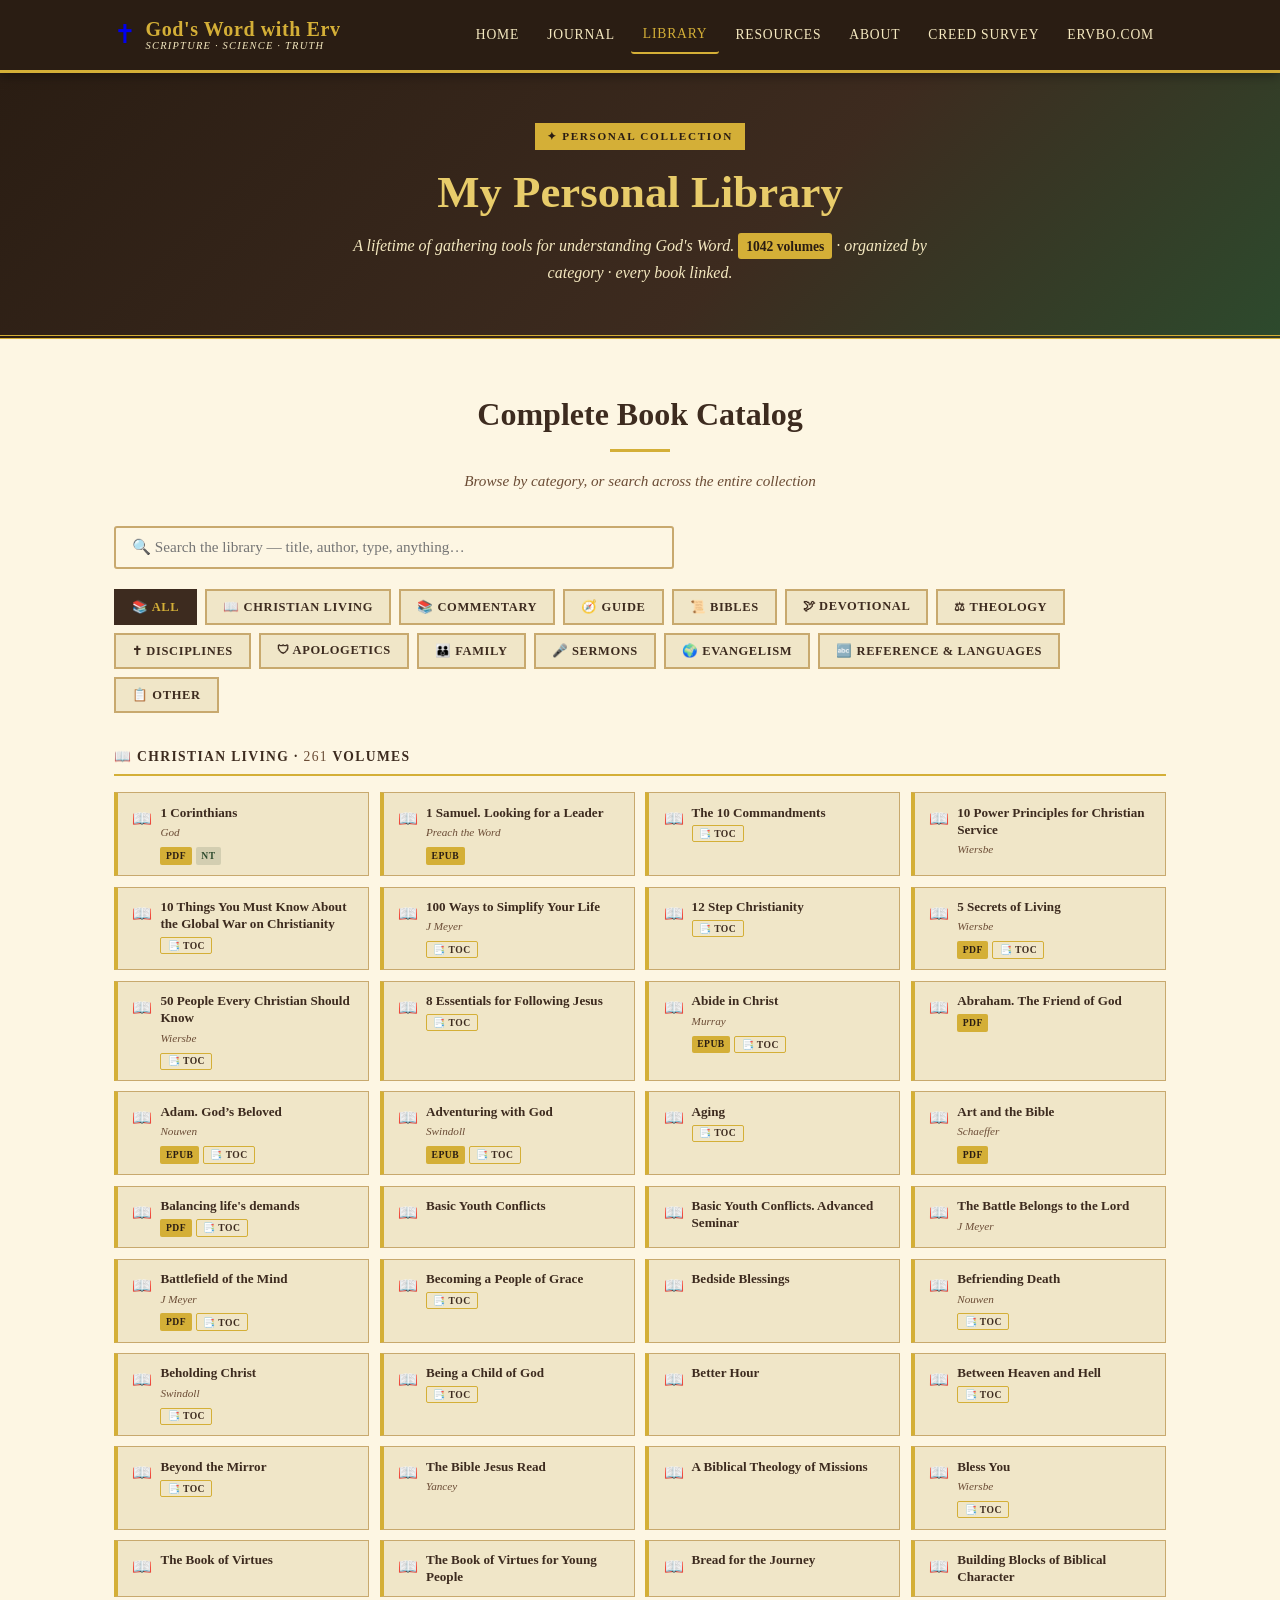
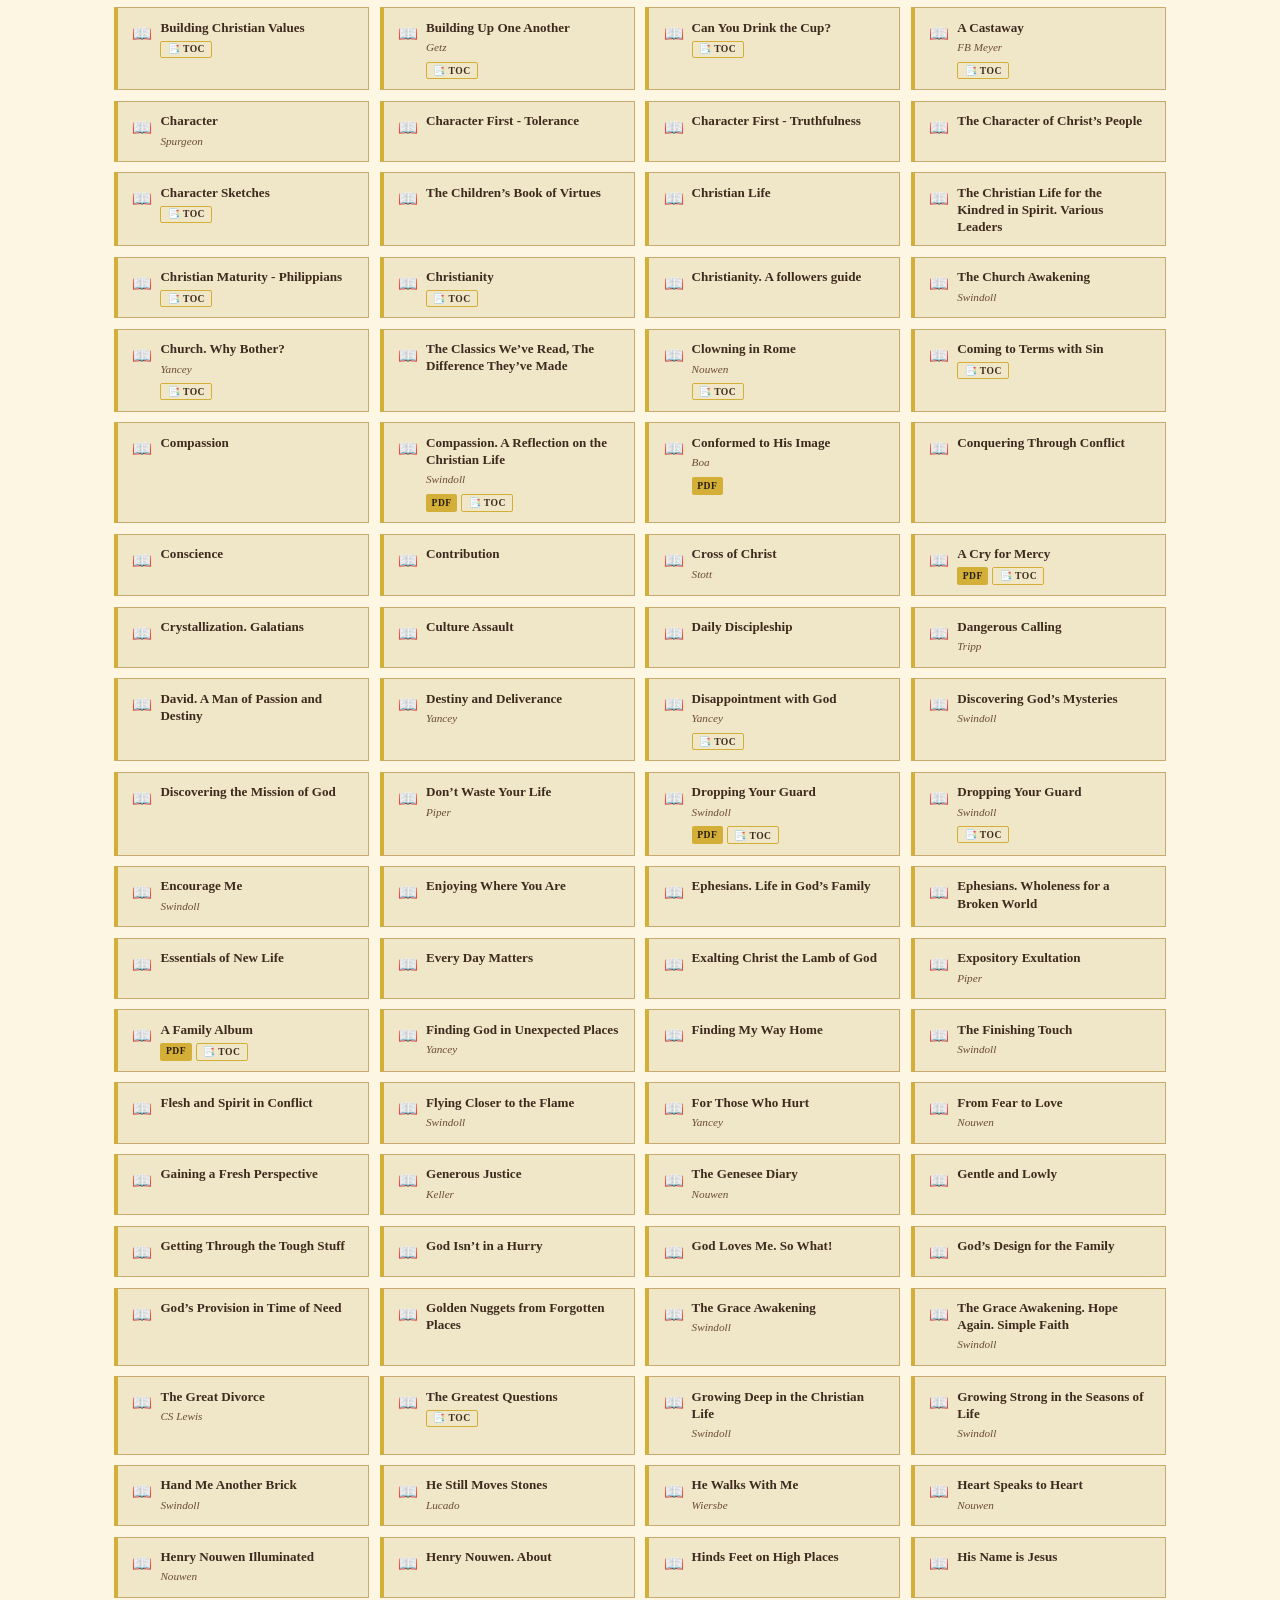
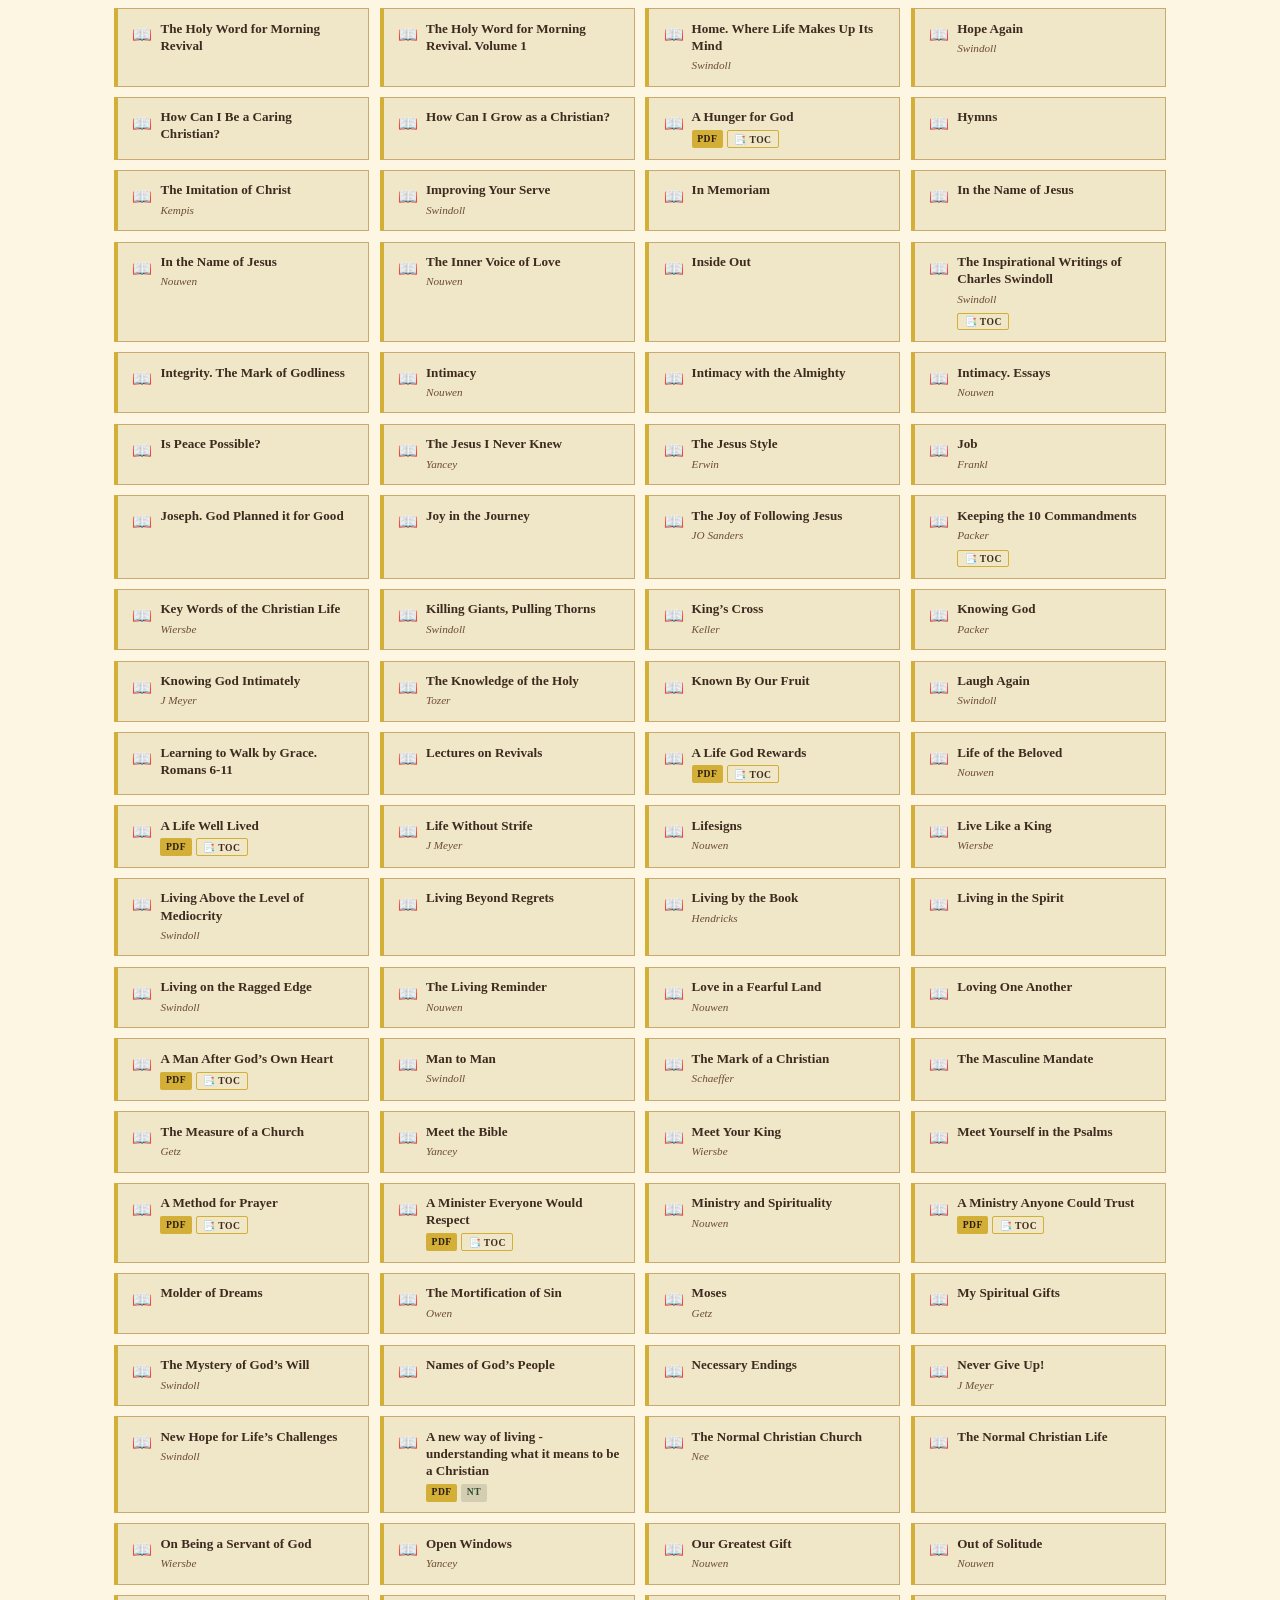
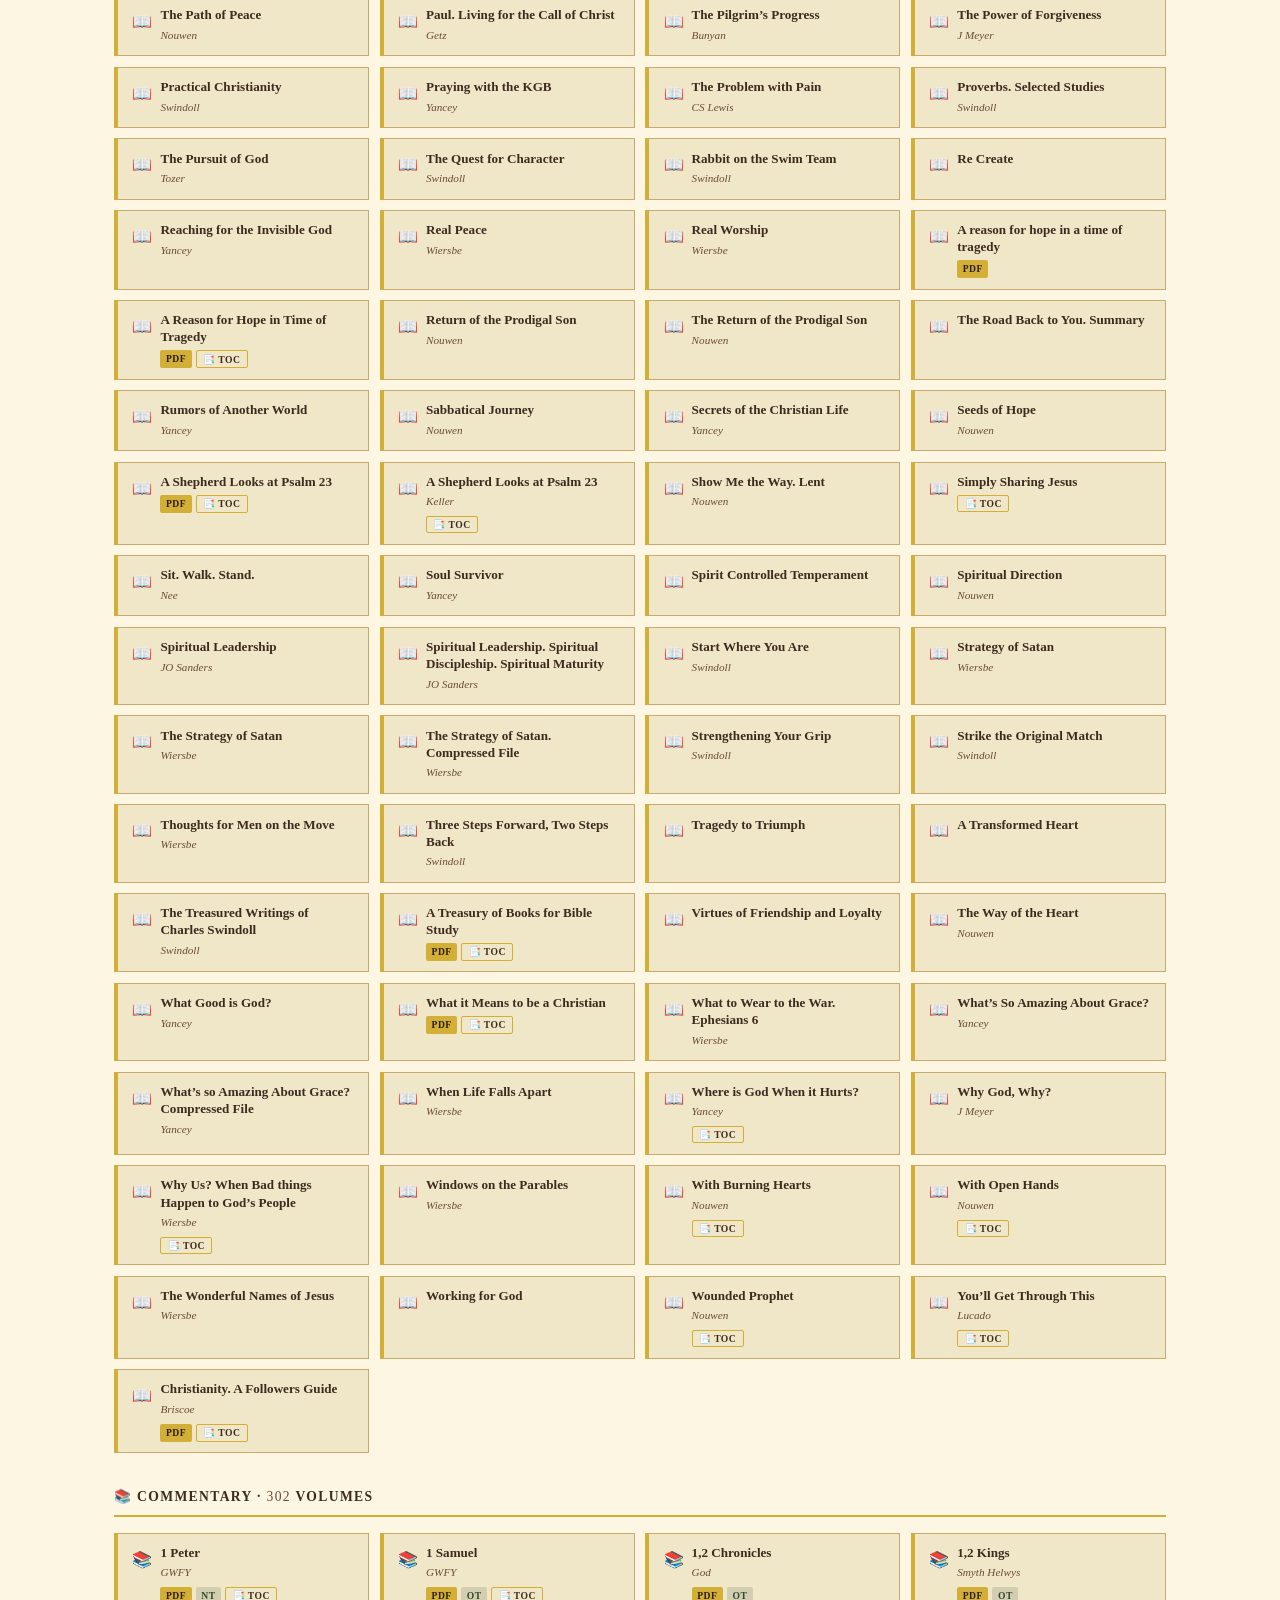
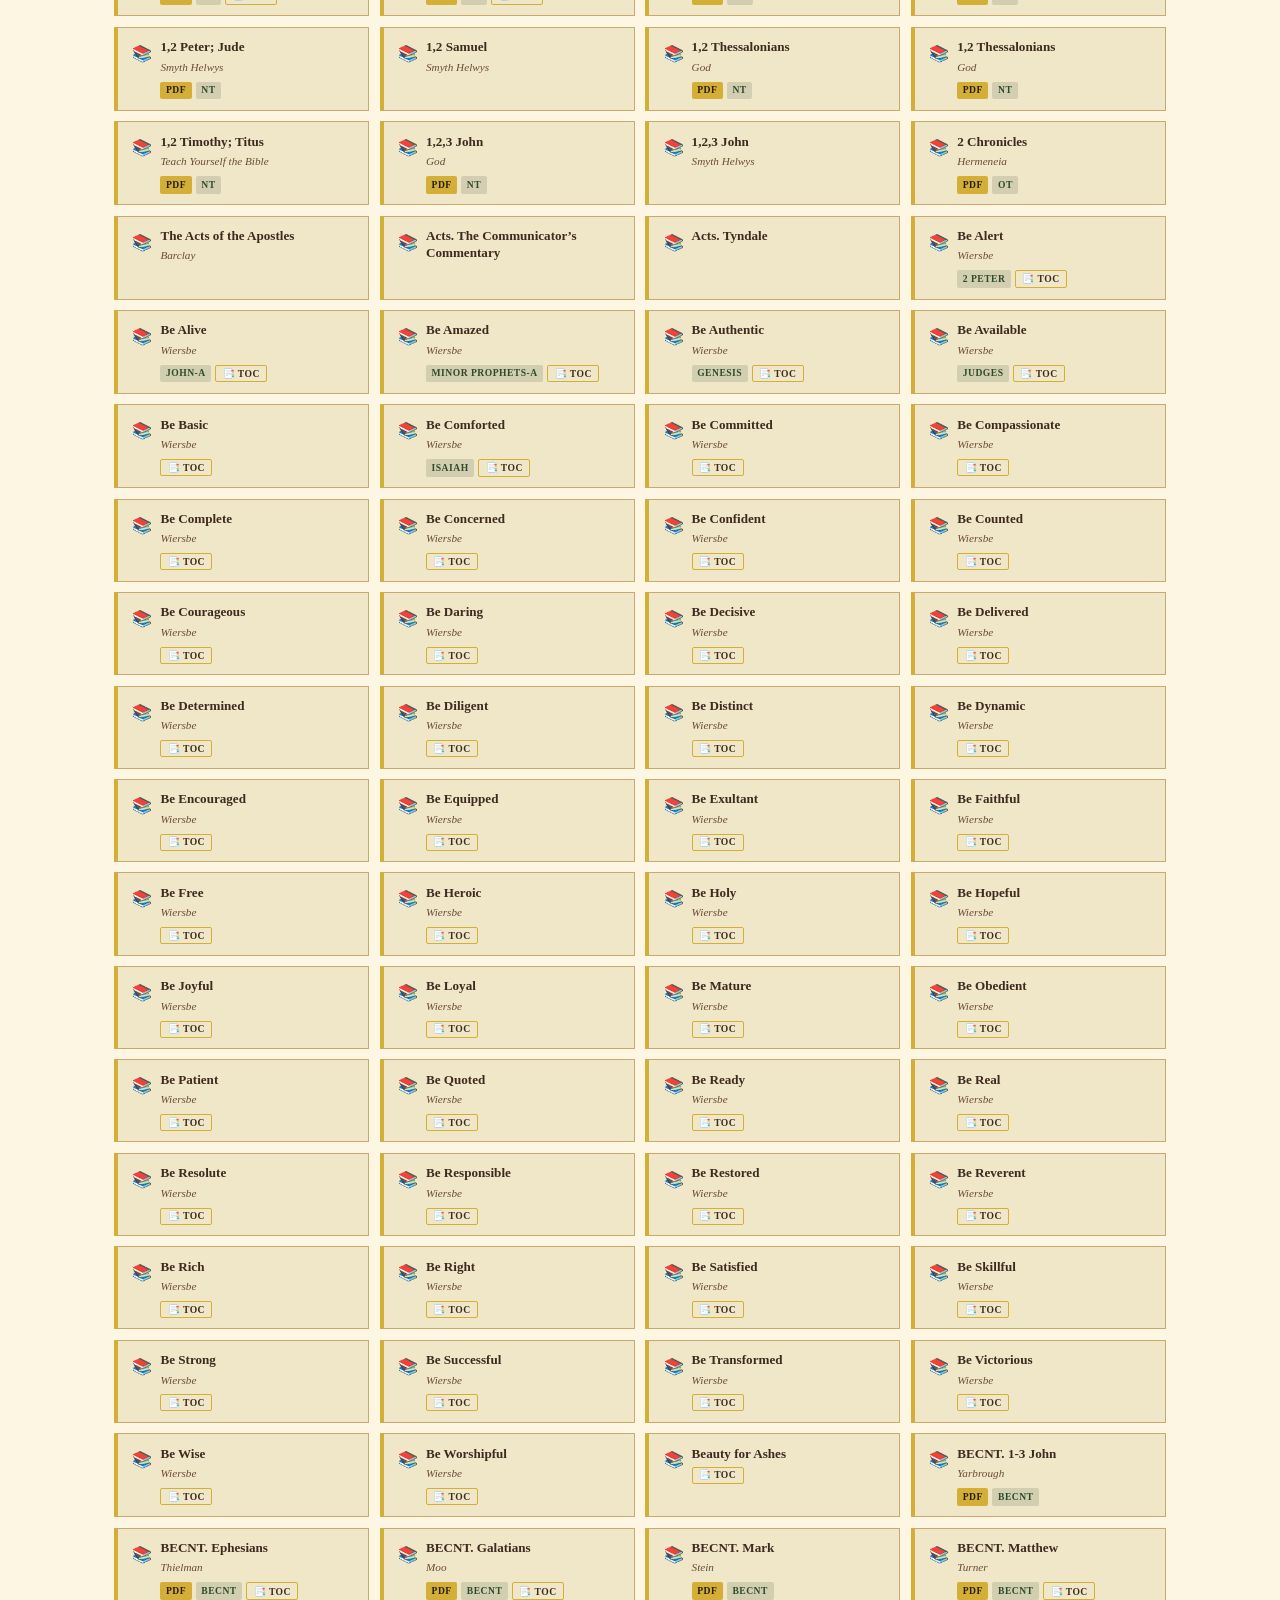
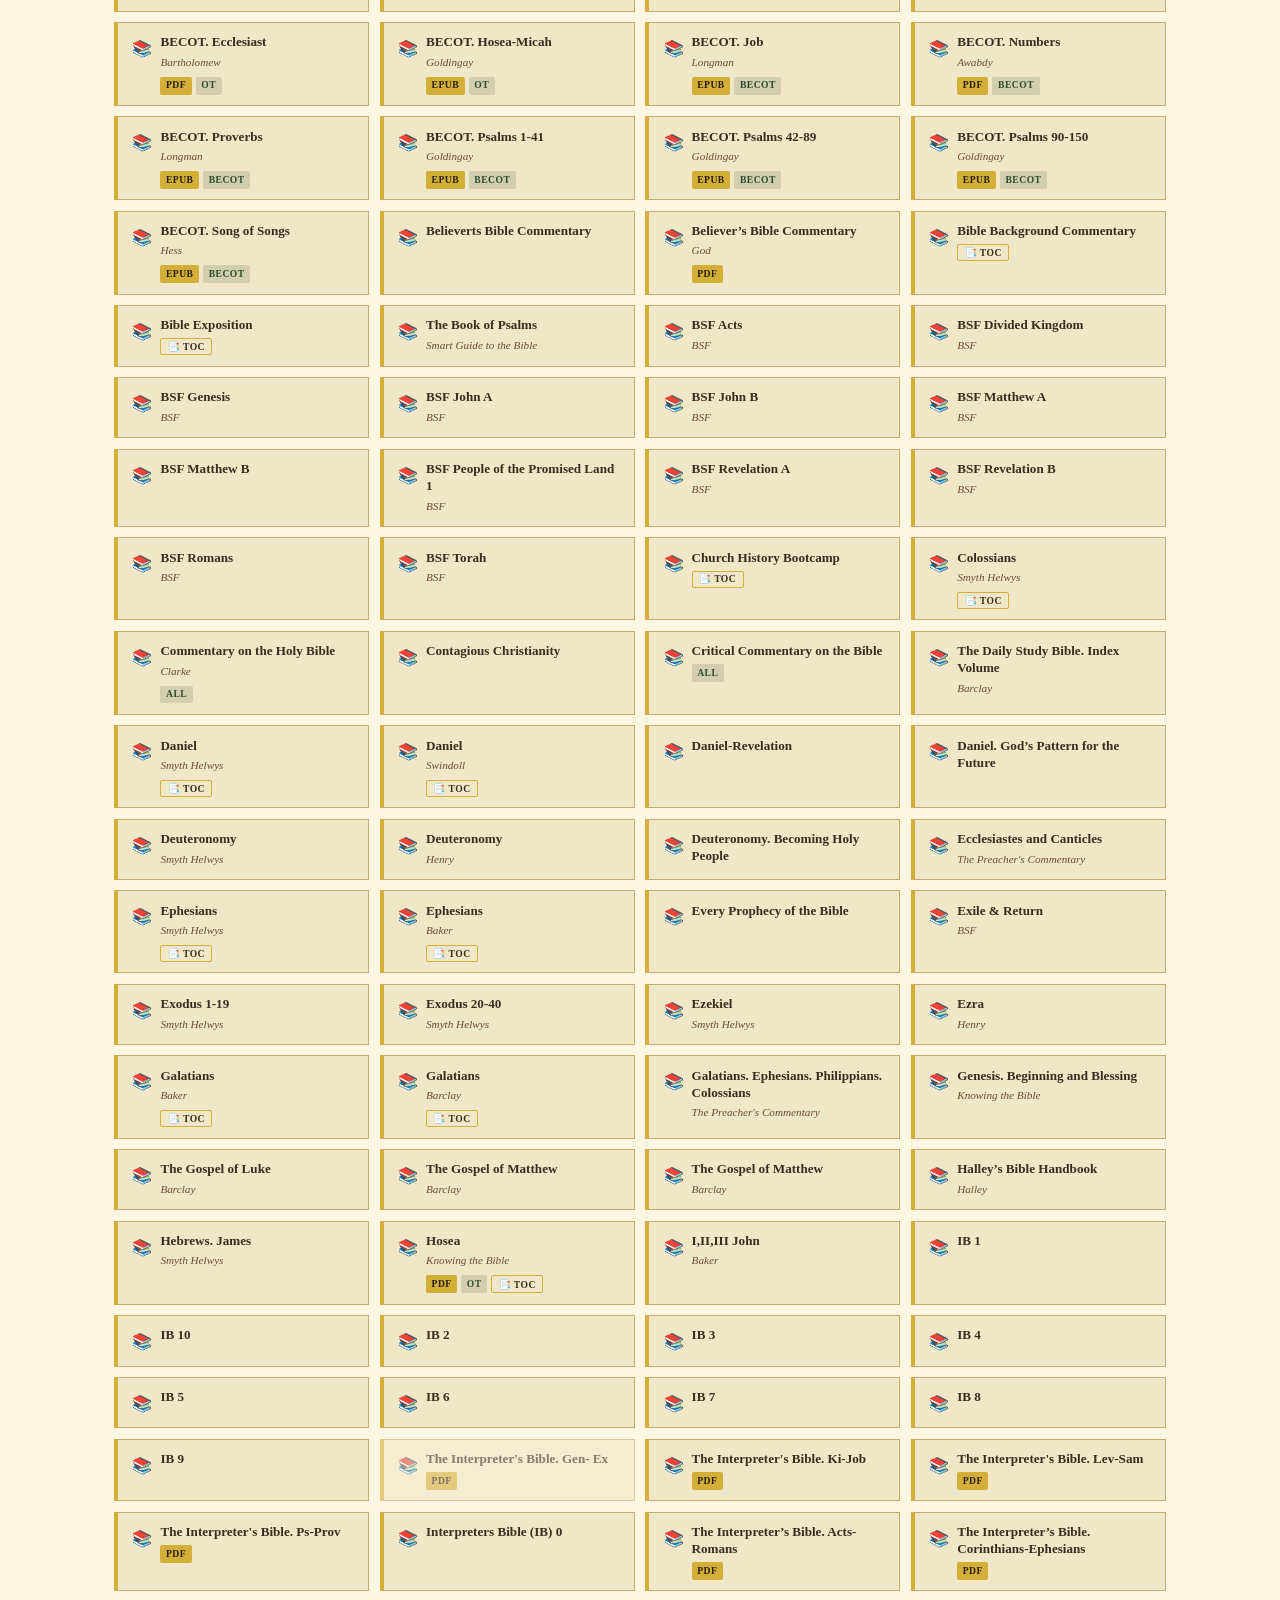
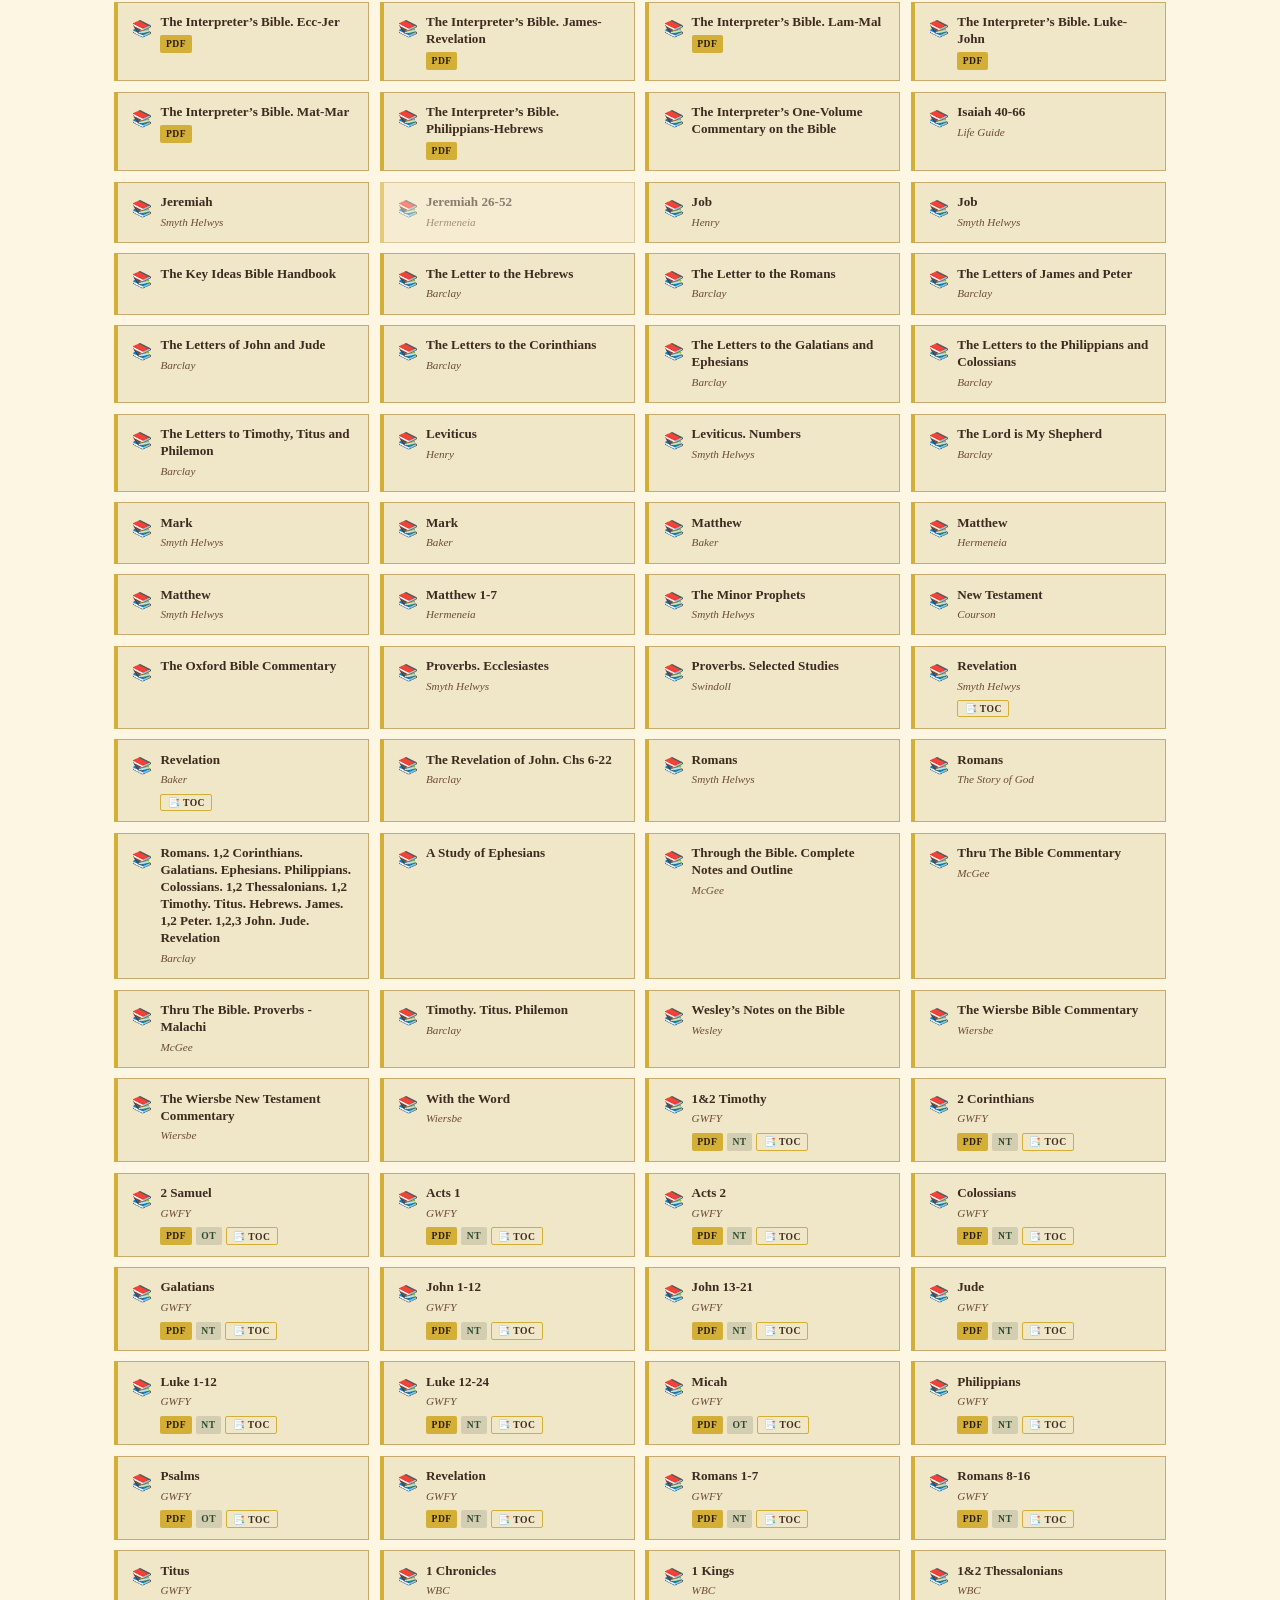
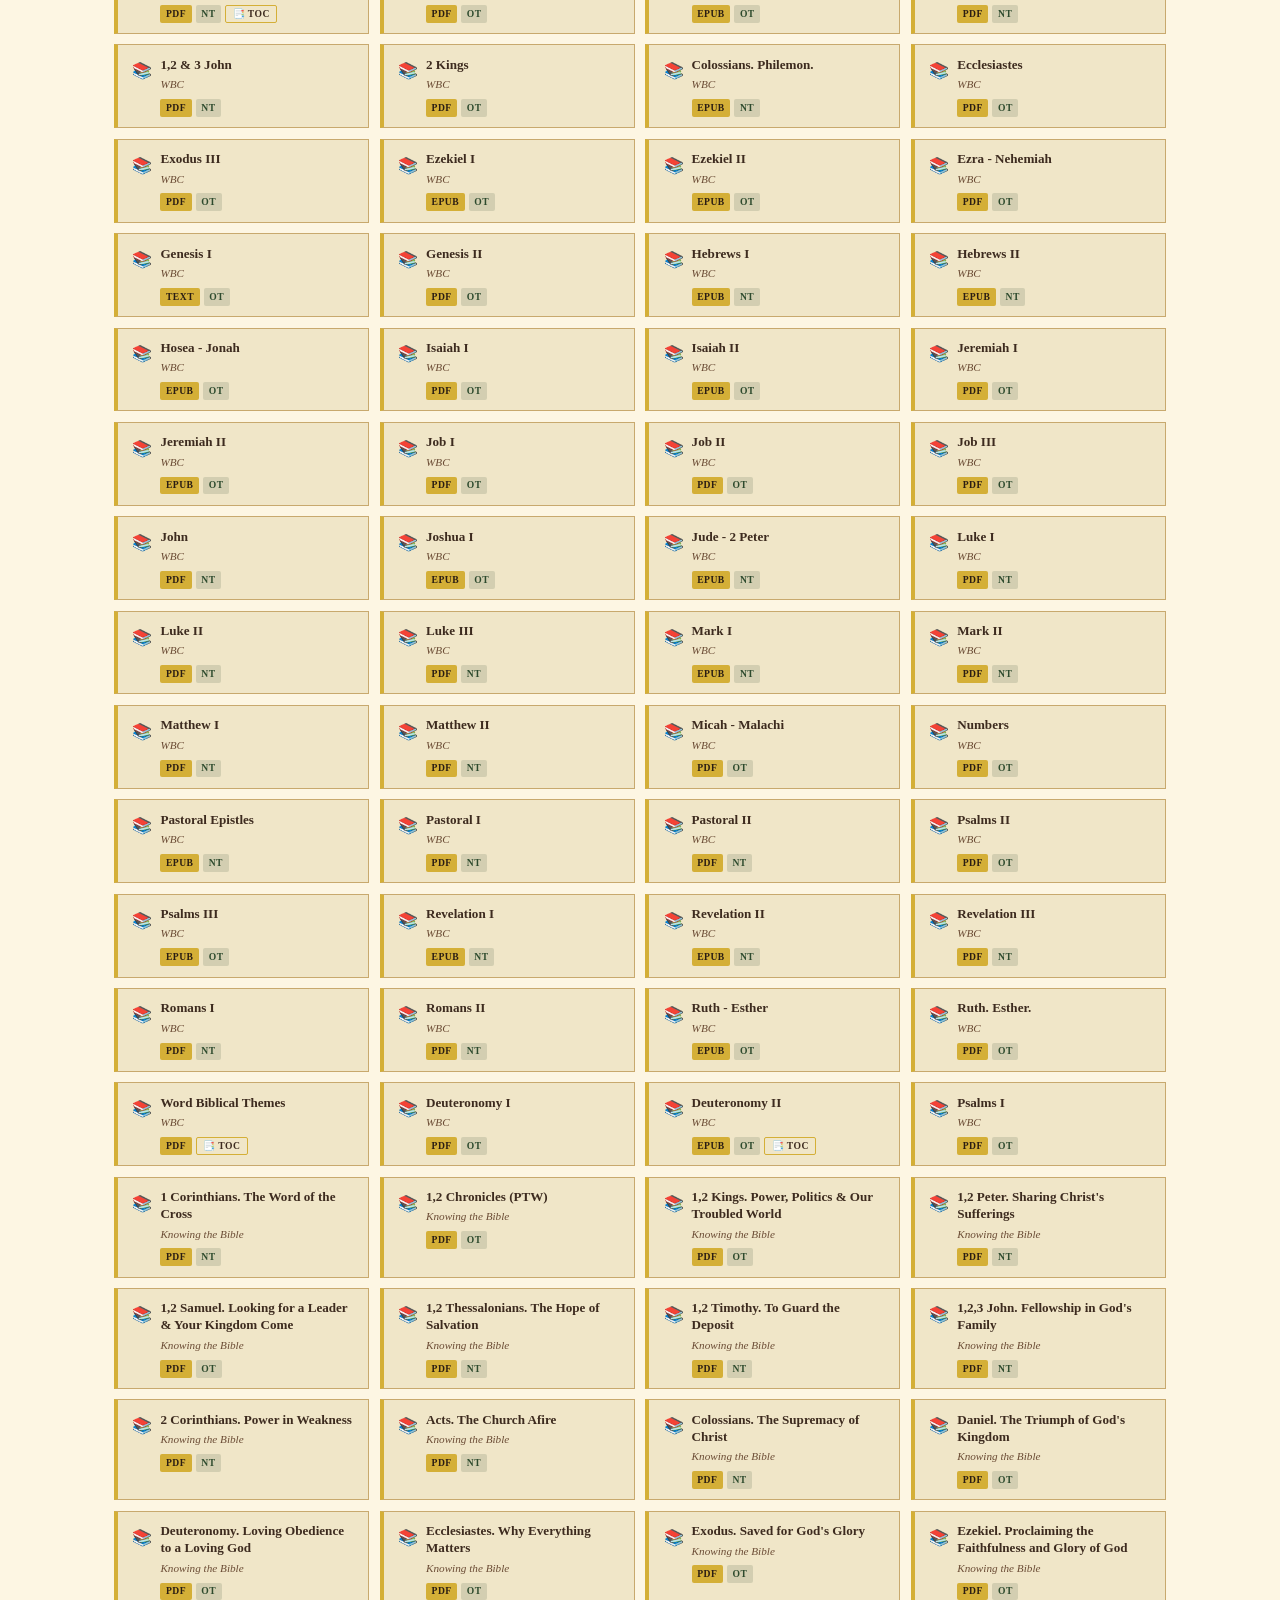
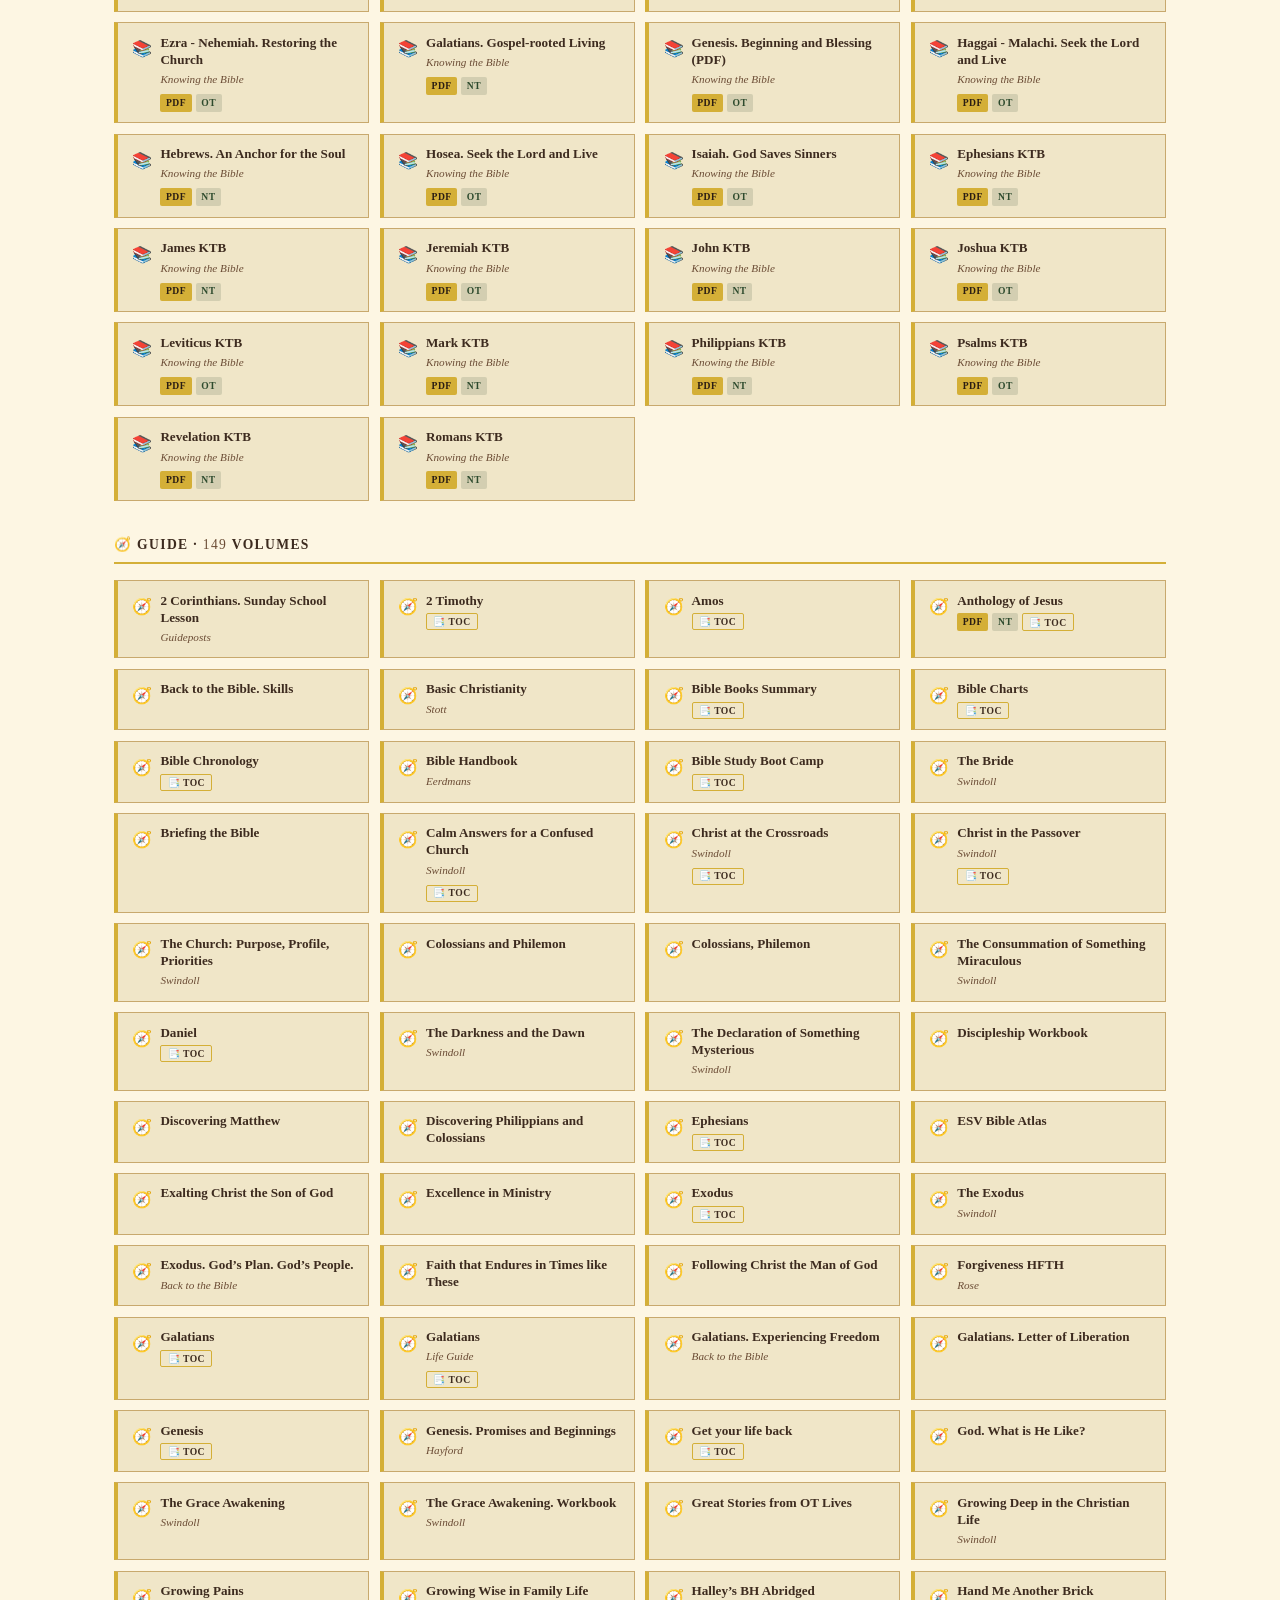
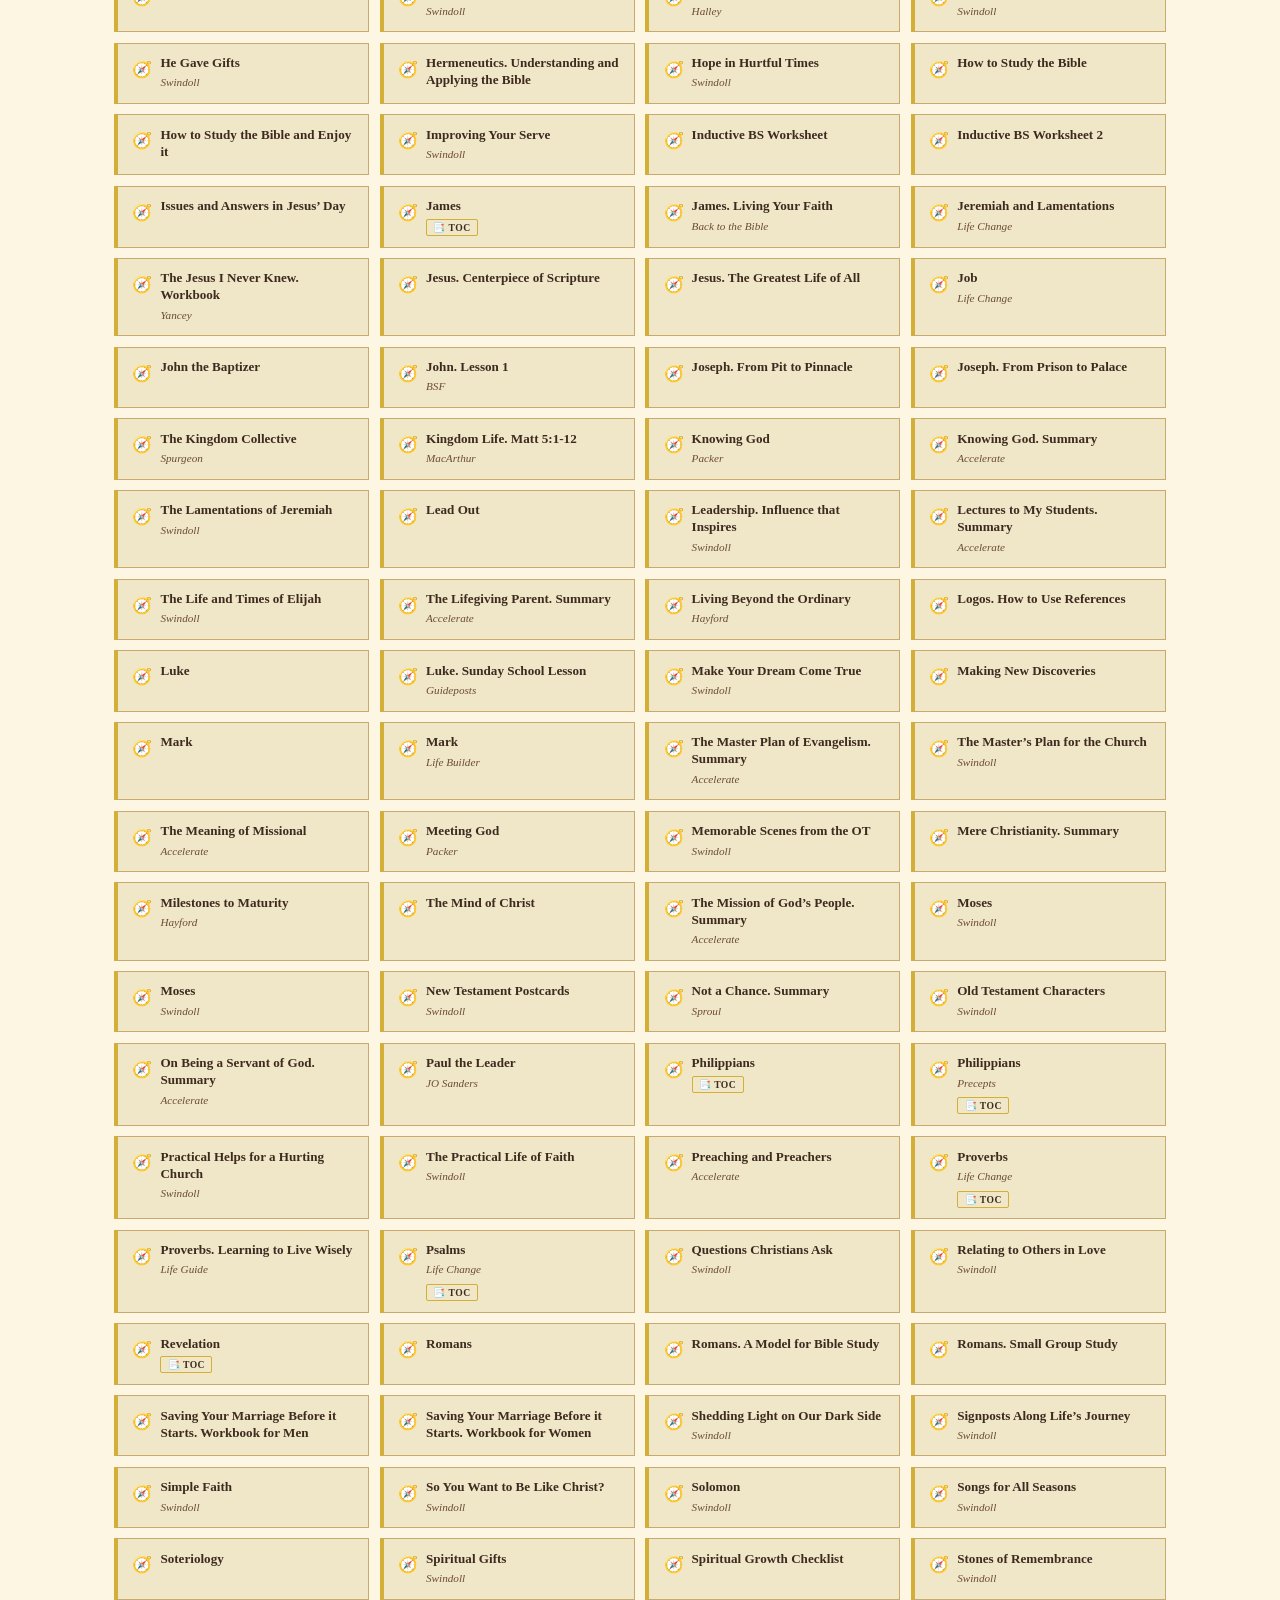
<file: library.html>
<!DOCTYPE html>
<html lang="en">
<head>
  <meta charset="UTF-8">
  <meta name="viewport" content="width=device-width, initial-scale=1">
  <title>My Personal Library | God's Word with Erv — ervbible.ervbo.com</title>
  <meta name="description" content="Erv's complete personal Bible study library — 1042 volumes organized by type, with direct links to each book on the NAS.">
  <meta name="keywords" content="Bible library, Bible commentaries, Wiersbe, Swindoll, Spurgeon, Christian books, Bible study">
  <meta name="robots" content="index, follow">
  <link rel="canonical" href="https://ervbible.ervbo.com/library.html">
  <meta property="og:title" content="My Personal Library — God's Word with Erv">
  <meta property="og:description" content="1031 volumes from a lifetime of Bible study and Christian reading — organized, searchable, and linked.">
  <meta property="og:url" content="https://ervbible.ervbo.com/library.html">
  <meta property="og:type" content="website">
  <meta property="og:image" content="https://placehold.co/1200x630/3d2b1f/d4af37?text=My+Personal+Library">
  <meta name="twitter:card" content="summary_large_image">
  <meta name="twitter:title" content="My Personal Library — God's Word with Erv">
  <meta name="twitter:description" content="1031 volumes from a lifetime of Bible study and Christian reading — organized, searchable, and linked.">
  <meta name="twitter:image" content="https://placehold.co/1200x630/3d2b1f/d4af37?text=My+Personal+Library">
  <link rel="alternate" type="application/rss+xml" title="God's Word with Erv — RSS Feed" href="https://ervbible.ervbo.com/feed.xml">
  <link rel="icon" type="image/svg+xml" href="data:image/svg+xml,%3Csvg xmlns='http://www.w3.org/2000/svg' viewBox='0 0 100 100'%3E%3Crect width='100' height='100' rx='12' fill='%233d2b1f'/%3E%3Ctext x='50' y='68' font-size='58' text-anchor='middle' font-family='Georgia,serif' fill='%23d4af37'%3E✝%3C/text%3E%3C/svg%3E">
  <style>
    :root {
      --mahogany:#3d2b1f;--mahogany-dark:#2a1d13;--mahogany-mid:#5c3d2e;
      --forest:#2d4a2d;--gold:#d4af37;--gold-light:#e8cc6a;--gold-pale:#f5e9c0;
      --cream:#fdf6e3;--parchment:#f0e6c8;--text-dark:#1a1008;--text-mid:#3d2b1f;
      --text-light:#6b4c35;--border:#c8a96e;
    }
    *,*::before,*::after{box-sizing:border-box;margin:0;padding:0}
    html{scroll-behavior:smooth}
    body{font-family:Georgia,'Times New Roman',serif;background:var(--cream);color:var(--text-dark);line-height:1.7}

    /* HEADER */
    header{position:sticky;top:0;z-index:100;background:var(--mahogany-dark);border-bottom:3px solid var(--gold);box-shadow:0 2px 12px rgba(0,0,0,.4)}
    .header-inner{max-width:1100px;margin:0 auto;padding:0 1.5rem;display:flex;align-items:center;justify-content:space-between;flex-wrap:wrap;gap:.5rem;min-height:70px}
    .logo{display:flex;align-items:center;gap:.6rem;text-decoration:none}
    .logo-icon{font-size:1.6rem;line-height:1}
    .logo-text{display:flex;flex-direction:column;line-height:1.1}
    .logo-title{font-size:clamp(1rem,2.5vw,1.25rem);color:var(--gold);font-weight:bold;letter-spacing:.03em}
    .logo-sub{font-size:.65rem;color:var(--gold-pale);letter-spacing:.12em;text-transform:uppercase;font-style:italic}
    nav{display:flex;align-items:center;gap:.25rem;flex-wrap:wrap}
    nav a{color:var(--gold-pale);text-decoration:none;font-size:.85rem;letter-spacing:.06em;text-transform:uppercase;padding:.4rem .75rem;border-radius:3px;transition:color .2s,background .2s;white-space:nowrap}
    nav a:hover{color:var(--gold);background:rgba(212,175,55,.1)}
    nav a.active{color:var(--gold);border-bottom:2px solid var(--gold)}

    /* PAGE HERO */
    .page-hero{background:linear-gradient(135deg,var(--mahogany-dark) 0%,var(--mahogany) 60%,var(--forest) 100%);border-bottom:4px double var(--gold);padding:3rem 1.5rem}
    .page-hero-inner{max-width:1100px;margin:0 auto;text-align:center}
    .hero-label{display:inline-block;background:var(--gold);color:var(--mahogany-dark);font-size:.7rem;font-weight:bold;letter-spacing:.15em;text-transform:uppercase;padding:.25rem .75rem;margin-bottom:1rem}
    .page-hero h1{font-size:clamp(1.8rem,4vw,2.8rem);color:var(--gold-light);line-height:1.2;margin-bottom:.75rem}
    .page-hero p{color:var(--gold-pale);font-size:1rem;font-style:italic;max-width:600px;margin:0 auto}
    .lib-stat{display:inline-block;background:var(--gold);color:var(--mahogany-dark);font-weight:bold;padding:.1rem .5rem;border-radius:3px;font-size:.85rem;font-style:normal}

    /* MAIN */
    .main-wrap{max-width:1100px;margin:0 auto;padding:3rem 1.5rem}
    .section-header{text-align:center;margin-bottom:2rem}
    .section-header h2{font-size:clamp(1.4rem,3vw,2rem);color:var(--mahogany);display:inline-block;padding-bottom:.5rem}
    .section-header h2::after{content:'';display:block;width:60px;height:3px;background:var(--gold);margin:.5rem auto 0}
    .section-header p{color:var(--text-light);font-style:italic;margin-top:.5rem;font-size:.95rem}

    /* SEARCH */
    .lib-search-wrap{position:relative;margin-bottom:1.25rem;max-width:560px}
    .lib-search{width:100%;padding:.65rem 2.5rem .65rem 1rem;border:2px solid var(--border);background:var(--cream);font-family:Georgia,serif;font-size:.95rem;color:var(--text-dark);border-radius:3px;outline:none;transition:border-color .2s,box-shadow .2s}
    .lib-search:focus{border-color:var(--gold);box-shadow:0 0 0 3px rgba(212,175,55,.18)}
    .lib-search-clear{position:absolute;top:50%;right:.5rem;transform:translateY(-50%);background:transparent;border:none;color:var(--text-light);font-size:1.4rem;cursor:pointer;padding:0 .4rem;line-height:1}
    .lib-search-clear:hover{color:var(--mahogany)}
    .lib-search-meta{margin-top:.5rem;font-size:.82rem;color:var(--text-light);font-style:italic}

    /* TABS */
    .lib-tabs{display:flex;gap:.5rem;margin-bottom:2rem;flex-wrap:wrap}
    .tab-btn{background:var(--parchment);border:2px solid var(--border);color:var(--mahogany);font-family:Georgia,serif;font-size:.78rem;font-weight:bold;letter-spacing:.05em;text-transform:uppercase;padding:.5rem 1rem;cursor:pointer;transition:background .2s,color .2s}
    .tab-btn.active,.tab-btn:hover{background:var(--mahogany);color:var(--gold);border-color:var(--mahogany)}
    .tab-count{display:inline-block;margin-left:.4rem;padding:.05rem .4rem;background:rgba(61,43,31,.12);color:var(--mahogany);border-radius:10px;font-size:.7rem;font-weight:bold}
    .tab-btn.active .tab-count{background:rgba(212,175,55,.25);color:var(--gold)}

    .tab-panel{display:none}
    .tab-panel.active{display:block}

    .book-category{margin-bottom:2rem}
    .book-cat-title{font-size:.85rem;font-weight:bold;letter-spacing:.1em;text-transform:uppercase;color:var(--mahogany);border-bottom:2px solid var(--gold);padding-bottom:.4rem;margin-bottom:1rem}
    .cat-count{color:var(--text-light);font-weight:normal}

    /* BOOK CARDS */
    .book-grid{display:grid;grid-template-columns:repeat(auto-fill,minmax(240px,1fr));gap:.65rem}
    .book-card{background:var(--parchment);border:1px solid var(--border);border-left:4px solid var(--gold);padding:.65rem .9rem;display:flex;align-items:flex-start;gap:.5rem;text-decoration:none;color:inherit;transition:background .15s,border-left-color .15s,transform .15s,box-shadow .15s}
    .book-card:hover{background:#fff;border-left-color:var(--mahogany);transform:translateX(2px);box-shadow:2px 2px 0 rgba(61,43,31,.08)}
    .book-card-nolink{opacity:.6;cursor:default}
    .book-card-nolink:hover{background:var(--parchment);border-left-color:var(--gold);transform:none;box-shadow:none}
    .book-card .bi{font-size:1rem;flex-shrink:0;margin-top:.1rem}
    .book-card .binfo{flex:1;min-width:0}
    .book-card .bt{font-size:.82rem;color:var(--mahogany);line-height:1.3;font-weight:bold;word-wrap:break-word}
    .book-card .bs{font-size:.7rem;color:var(--text-light);font-style:italic;margin-top:.15rem}
    .book-card .bbadges{margin-top:.3rem;display:flex;flex-wrap:wrap;gap:.25rem}
    .book-card .bf,.book-card .bb{display:inline-block;font-size:.6rem;font-weight:bold;letter-spacing:.05em;text-transform:uppercase;padding:.05rem .35rem;border-radius:2px;background:var(--gold);color:var(--mahogany-dark)}
    .book-card .bb{background:rgba(45,74,45,.15);color:var(--forest)}

    /* SEARCH-ACTIVE state */
    body.searching .lib-tabs{display:none}
    body.searching .tab-panel{display:block}
    body.searching .book-card.hidden{display:none}
    body.searching .book-category.hidden{display:none}
    body.searching .tab-panel.hidden{display:none}

    /* FOOTER */
    footer{background:var(--mahogany-dark);border-top:4px double var(--gold);padding:2.5rem 1.5rem 1.5rem}
    .footer-inner{max-width:1100px;margin:0 auto;display:grid;grid-template-columns:2fr 1fr 1fr;gap:2rem;margin-bottom:2rem}
    .footer-brand .logo-title{font-size:1.1rem;color:var(--gold)}
    .footer-brand p{color:var(--gold-pale);font-size:.85rem;margin-top:.75rem;line-height:1.6;font-style:italic}
    .footer-col h5{color:var(--gold);font-size:.75rem;letter-spacing:.12em;text-transform:uppercase;margin-bottom:.75rem}
    .footer-col ul{list-style:none}
    .footer-col ul li{margin-bottom:.4rem}
    .footer-col ul li a{color:var(--gold-pale);text-decoration:none;font-size:.85rem}
    .footer-col ul li a:hover{color:var(--gold)}
    .footer-bottom{max-width:1100px;margin:0 auto;border-top:1px solid var(--mahogany-mid);padding-top:1rem;display:flex;justify-content:space-between;align-items:center;flex-wrap:wrap;gap:.5rem}
    .footer-bottom p{color:var(--text-light);font-size:.78rem}
    .footer-bottom nav a{color:var(--text-light);font-size:.78rem;margin-left:1rem;text-decoration:none}
    .footer-bottom nav a:hover{color:var(--gold)}

    @media(max-width:768px){
      .footer-inner{grid-template-columns:1fr}
    }
    @media(max-width:500px){
      .book-grid{grid-template-columns:1fr}
    }

    /* ── TOC button on cards ── */
    .btn-toc{display:inline-block;cursor:pointer;font-size:.6rem;font-weight:bold;letter-spacing:.05em;text-transform:uppercase;padding:.05rem .4rem;border-radius:2px;background:var(--parchment);color:var(--mahogany);border:1px solid var(--gold);text-decoration:none;font-family:Georgia,serif;line-height:1.4;margin:0}
    .btn-toc:hover{background:var(--gold);color:var(--mahogany-dark)}
    /* ── TOC modal ── */
    .toc-modal{position:fixed;inset:0;z-index:200;display:flex;align-items:center;justify-content:center;padding:1rem}
    .toc-modal[hidden]{display:none}
    .toc-modal-backdrop{position:absolute;inset:0;background:rgba(26,16,8,.7);cursor:pointer}
    .toc-modal-card{position:relative;max-width:720px;max-height:85vh;width:100%;background:var(--cream);border:3px solid var(--gold);padding:2rem 2rem 1.5rem;overflow:auto;box-shadow:8px 8px 0 rgba(0,0,0,.3)}
    .toc-modal-close{position:absolute;top:.4rem;right:.5rem;background:transparent;border:none;font-size:1.8rem;cursor:pointer;color:var(--mahogany);padding:.1rem .55rem;line-height:1}
    .toc-modal-close:hover{color:var(--gold)}
    .toc-modal-title{color:var(--mahogany);font-size:1.3rem;margin:0 2rem 0 0;line-height:1.3}
    .toc-modal-meta{color:var(--text-light);font-style:italic;font-size:.82rem;margin:.4rem 0 1rem;padding-bottom:.65rem;border-bottom:2px solid var(--gold)}
    .toc-modal-body{color:var(--text-dark);line-height:1.7;font-size:.92rem}
    .toc-modal-body h3{color:var(--mahogany);font-size:1rem;margin:1.25rem 0 .5rem;padding-bottom:.25rem;border-bottom:1px solid var(--border)}
    .toc-modal-body h3:first-child{margin-top:0}
    .toc-modal-body p{margin-bottom:.65rem}
    .toc-modal-body ul{list-style:none;padding:0;margin:.4rem 0 .85rem 1rem}
    .toc-modal-body ul.toc-flat{margin-left:0}
    .toc-modal-body li{padding:.18rem 0;line-height:1.5}
    .toc-modal-body strong{color:var(--mahogany)}
    .toc-modal-body em{color:var(--text-light)}
    .toc-modal-body .toc-page{color:var(--gold);font-weight:bold;font-style:normal;font-size:.82rem;margin-left:.5rem}
  </style>
</head>
<body>

<header>
  <div class="header-inner">
    <a class='logo' href='/'>
      <span class="logo-icon">✝</span>
      <span class="logo-text">
        <span class="logo-title">God's Word with Erv</span>
        <span class="logo-sub">Scripture · Science · Truth</span>
      </span>
    </a>
    <nav aria-label="Main navigation">
      <a href='/'>Home</a>
      <a href='/#journal'>Journal</a>
      <a class='active' href='/library'>Library</a>
      <a href='/#resources'>Resources</a>
      <a href='/#about'>About</a>
      <a href="/creed/">Creed Survey</a>
    <a href="https://ervbo.com/">ervbo.com</a></nav>
  </div>
</header>

<section class="page-hero">
  <div class="page-hero-inner">
    <span class="hero-label">✦ Personal Collection</span>
    <h1>My Personal Library</h1>
    <p>A lifetime of gathering tools for understanding God's Word. <span class="lib-stat">1042 volumes</span> · organized by category · every book linked.</p>
  </div>
</section>

<main class="main-wrap">

  <div class="section-header">
    <h2>Complete Book Catalog</h2>
    <p>Browse by category, or search across the entire collection</p>
  </div>

  <div class="lib-search-wrap">
    <input type="search" id="lib-search" class="lib-search" placeholder="🔍 Search the library — title, author, type, anything…" aria-label="Search the library">
    <button type="button" id="lib-search-clear" class="lib-search-clear" aria-label="Clear search" hidden>×</button>
    <div id="lib-search-meta" class="lib-search-meta" aria-live="polite" hidden></div>
  </div>

  <div class="lib-tabs" role="tablist">
    <button class="tab-btn active" role="tab" aria-selected="true" aria-controls="lib-all" onclick="showLib('all', this)">📚 All</button>
    <button class="tab-btn" role="tab" aria-selected="false" aria-controls="lib-christian-living" onclick="showLib('christian-living', this)">📖 Christian Living</button>
    <button class="tab-btn" role="tab" aria-selected="false" aria-controls="lib-commentary" onclick="showLib('commentary', this)">📚 Commentary</button>
    <button class="tab-btn" role="tab" aria-selected="false" aria-controls="lib-guide" onclick="showLib('guide', this)">🧭 Guide</button>
    <button class="tab-btn" role="tab" aria-selected="false" aria-controls="lib-bibles" onclick="showLib('bibles', this)">📜 Bibles</button>
    <button class="tab-btn" role="tab" aria-selected="false" aria-controls="lib-devotional" onclick="showLib('devotional', this)">🕊 Devotional</button>
    <button class="tab-btn" role="tab" aria-selected="false" aria-controls="lib-theology" onclick="showLib('theology', this)">⚖ Theology</button>
    <button class="tab-btn" role="tab" aria-selected="false" aria-controls="lib-disciplines" onclick="showLib('disciplines', this)">✝ Disciplines</button>
    <button class="tab-btn" role="tab" aria-selected="false" aria-controls="lib-apologetics" onclick="showLib('apologetics', this)">🛡 Apologetics</button>
    <button class="tab-btn" role="tab" aria-selected="false" aria-controls="lib-family" onclick="showLib('family', this)">👪 Family</button>
    <button class="tab-btn" role="tab" aria-selected="false" aria-controls="lib-sermons" onclick="showLib('sermons', this)">🎤 Sermons</button>
    <button class="tab-btn" role="tab" aria-selected="false" aria-controls="lib-evangelism" onclick="showLib('evangelism', this)">🌍 Evangelism</button>
    <button class="tab-btn" role="tab" aria-selected="false" aria-controls="lib-reference" onclick="showLib('reference', this)">🔤 Reference &amp; Languages</button>
    <button class="tab-btn" role="tab" aria-selected="false" aria-controls="lib-other" onclick="showLib('other', this)">📋 Other</button>
  </div>

  <div id="lib-christian-living" class="tab-panel" role="tabpanel">
    <div class="book-category">
      <div class="book-cat-title">📖 Christian Living · <span class="cat-count">261</span> volumes</div>
      <div class="book-grid">
        <a class="book-card" href="https://gofile.me/7dSPx/2qrP23lhZ" target="_blank" rel="noopener"><span class="bi">📖</span><div class="binfo"><div class="bt">1 Corinthians</div><div class="bs">God</div><div class="bbadges"><span class="bf">PDF</span><span class="bb">NT</span></div></div></a>
        <a class="book-card" href="https://gofile.me/7dSPx/RHHc0qn9J" target="_blank" rel="noopener"><span class="bi">📖</span><div class="binfo"><div class="bt">1 Samuel. Looking for a Leader</div><div class="bs">Preach the Word</div><div class="bbadges"><span class="bf">EPUB</span></div></div></a>
        <a class="book-card" href="https://gofile.me/7dSPx/XRQ2ux7YX" target="_blank" rel="noopener"><span class="bi">📖</span><div class="binfo"><div class="bt">The 10 Commandments</div></div></a>
        <a class="book-card" href="https://gofile.me/7dSPx/boURA4AfX" target="_blank" rel="noopener"><span class="bi">📖</span><div class="binfo"><div class="bt">10 Power Principles for Christian Service</div><div class="bs">Wiersbe</div></div></a>
        <a class="book-card" href="https://gofile.me/7dSPx/wjrFCQV6T" target="_blank" rel="noopener"><span class="bi">📖</span><div class="binfo"><div class="bt">10 Things You Must Know About the Global War on Christianity</div></div></a>
        <a class="book-card" href="https://gofile.me/7dSPx/8X4AhmdW1" target="_blank" rel="noopener"><span class="bi">📖</span><div class="binfo"><div class="bt">100 Ways to Simplify Your Life</div><div class="bs">J Meyer</div></div></a>
        <a class="book-card" href="https://gofile.me/7dSPx/4mi2xnCTS" target="_blank" rel="noopener"><span class="bi">📖</span><div class="binfo"><div class="bt">12 Step Christianity</div></div></a>
        <a class="book-card" href="https://gofile.me/7dSPx/9lEs8Fxs7" target="_blank" rel="noopener"><span class="bi">📖</span><div class="binfo"><div class="bt">5 Secrets of Living</div><div class="bs">Wiersbe</div><div class="bbadges"><span class="bf">PDF</span></div></div></a>
        <a class="book-card" href="https://gofile.me/7dSPx/jWPUI5wnK" target="_blank" rel="noopener"><span class="bi">📖</span><div class="binfo"><div class="bt">50 People Every Christian Should Know</div><div class="bs">Wiersbe</div></div></a>
        <a class="book-card" href="https://gofile.me/7dSPx/GHRCL4q0w" target="_blank" rel="noopener"><span class="bi">📖</span><div class="binfo"><div class="bt">8 Essentials for Following Jesus</div></div></a>
        <a class="book-card" href="https://gofile.me/7dSPx/NygWRm770" target="_blank" rel="noopener"><span class="bi">📖</span><div class="binfo"><div class="bt">Abide in Christ</div><div class="bs">Murray</div><div class="bbadges"><span class="bf">EPUB</span></div></div></a>
        <a class="book-card" href="https://gofile.me/7dSPx/gbvhAzaC3" target="_blank" rel="noopener"><span class="bi">📖</span><div class="binfo"><div class="bt">Abraham. The Friend of God</div><div class="bbadges"><span class="bf">PDF</span></div></div></a>
        <a class="book-card" href="https://gofile.me/7dSPx/7d1hikEh2" target="_blank" rel="noopener"><span class="bi">📖</span><div class="binfo"><div class="bt">Adam. God’s Beloved</div><div class="bs">Nouwen</div><div class="bbadges"><span class="bf">EPUB</span></div></div></a>
        <a class="book-card" href="https://gofile.me/7dSPx/QOU7UBofd" target="_blank" rel="noopener"><span class="bi">📖</span><div class="binfo"><div class="bt">Adventuring with God</div><div class="bs">Swindoll</div><div class="bbadges"><span class="bf">EPUB</span></div></div></a>
        <a class="book-card" href="https://gofile.me/7dSPx/KI7SjtHH1" target="_blank" rel="noopener"><span class="bi">📖</span><div class="binfo"><div class="bt">Aging</div></div></a>
        <a class="book-card" href="https://gofile.me/7dSPx/vBG0Zm7RY" target="_blank" rel="noopener"><span class="bi">📖</span><div class="binfo"><div class="bt">Art and the Bible</div><div class="bs">Schaeffer</div><div class="bbadges"><span class="bf">PDF</span></div></div></a>
        <a class="book-card" href="https://gofile.me/7dSPx/voLipW3pe" target="_blank" rel="noopener"><span class="bi">📖</span><div class="binfo"><div class="bt">Balancing life&#x27;s demands</div><div class="bbadges"><span class="bf">PDF</span></div></div></a>
        <a class="book-card" href="https://gofile.me/7dSPx/VVYGxotES" target="_blank" rel="noopener"><span class="bi">📖</span><div class="binfo"><div class="bt">Basic Youth Conflicts</div></div></a>
        <a class="book-card" href="https://gofile.me/7dSPx/nXPzszWvh" target="_blank" rel="noopener"><span class="bi">📖</span><div class="binfo"><div class="bt">Basic Youth Conflicts. Advanced Seminar</div></div></a>
        <a class="book-card" href="https://gofile.me/7dSPx/Ns9eGGEj8" target="_blank" rel="noopener"><span class="bi">📖</span><div class="binfo"><div class="bt">The Battle Belongs to the Lord</div><div class="bs">J Meyer</div></div></a>
        <a class="book-card" href="https://gofile.me/7dSPx/QsyHRc4Zv" target="_blank" rel="noopener"><span class="bi">📖</span><div class="binfo"><div class="bt">Battlefield of the Mind</div><div class="bs">J Meyer</div><div class="bbadges"><span class="bf">PDF</span></div></div></a>
        <a class="book-card" href="https://gofile.me/7dSPx/8Gg63Ps21" target="_blank" rel="noopener"><span class="bi">📖</span><div class="binfo"><div class="bt">Becoming a People of Grace</div></div></a>
        <a class="book-card" href="https://gofile.me/7dSPx/sAiVZQIsN" target="_blank" rel="noopener"><span class="bi">📖</span><div class="binfo"><div class="bt">Bedside Blessings</div></div></a>
        <a class="book-card" href="https://gofile.me/7dSPx/ERIPOTCtv" target="_blank" rel="noopener"><span class="bi">📖</span><div class="binfo"><div class="bt">Befriending Death</div><div class="bs">Nouwen</div></div></a>
        <a class="book-card" href="https://gofile.me/7dSPx/MMXAl5r9B" target="_blank" rel="noopener"><span class="bi">📖</span><div class="binfo"><div class="bt">Beholding Christ</div><div class="bs">Swindoll</div></div></a>
        <a class="book-card" href="https://gofile.me/7dSPx/lqneVLELA" target="_blank" rel="noopener"><span class="bi">📖</span><div class="binfo"><div class="bt">Being a Child of God</div></div></a>
        <a class="book-card" href="https://gofile.me/7dSPx/sic2PYut7" target="_blank" rel="noopener"><span class="bi">📖</span><div class="binfo"><div class="bt">Better Hour</div></div></a>
        <a class="book-card" href="https://gofile.me/7dSPx/9Nwvj4Gun" target="_blank" rel="noopener"><span class="bi">📖</span><div class="binfo"><div class="bt">Between Heaven and Hell</div></div></a>
        <a class="book-card" href="https://gofile.me/7dSPx/SsgqAXcSd" target="_blank" rel="noopener"><span class="bi">📖</span><div class="binfo"><div class="bt">Beyond the Mirror</div></div></a>
        <a class="book-card" href="https://gofile.me/7dSPx/p7QrMYlDY" target="_blank" rel="noopener"><span class="bi">📖</span><div class="binfo"><div class="bt">The Bible Jesus Read</div><div class="bs">Yancey</div></div></a>
        <a class="book-card" href="https://gofile.me/7dSPx/7MDIoOGAc" target="_blank" rel="noopener"><span class="bi">📖</span><div class="binfo"><div class="bt">A Biblical Theology of Missions</div></div></a>
        <a class="book-card" href="https://gofile.me/7dSPx/JLh6YQH22" target="_blank" rel="noopener"><span class="bi">📖</span><div class="binfo"><div class="bt">Bless You</div><div class="bs">Wiersbe</div></div></a>
        <a class="book-card" href="https://gofile.me/7dSPx/0foUE4Wgx" target="_blank" rel="noopener"><span class="bi">📖</span><div class="binfo"><div class="bt">The Book of Virtues</div></div></a>
        <a class="book-card" href="https://gofile.me/7dSPx/e0K1gXO62" target="_blank" rel="noopener"><span class="bi">📖</span><div class="binfo"><div class="bt">The Book of Virtues for Young People</div></div></a>
        <a class="book-card" href="https://gofile.me/7dSPx/tS8LoKdVA" target="_blank" rel="noopener"><span class="bi">📖</span><div class="binfo"><div class="bt">Bread for the Journey</div></div></a>
        <a class="book-card" href="https://gofile.me/7dSPx/UuVhzjxgB" target="_blank" rel="noopener"><span class="bi">📖</span><div class="binfo"><div class="bt">Building Blocks of Biblical Character</div></div></a>
        <a class="book-card" href="https://gofile.me/7dSPx/GH2wOD4yE" target="_blank" rel="noopener"><span class="bi">📖</span><div class="binfo"><div class="bt">Building Christian Values</div></div></a>
        <a class="book-card" href="https://gofile.me/7dSPx/2YHnwJD96" target="_blank" rel="noopener"><span class="bi">📖</span><div class="binfo"><div class="bt">Building Up One Another</div><div class="bs">Getz</div></div></a>
        <a class="book-card" href="https://gofile.me/7dSPx/8iC0oFOE8" target="_blank" rel="noopener"><span class="bi">📖</span><div class="binfo"><div class="bt">Can You Drink the Cup?</div></div></a>
        <a class="book-card" href="https://gofile.me/7dSPx/VSgO2yTKs" target="_blank" rel="noopener"><span class="bi">📖</span><div class="binfo"><div class="bt">A Castaway</div><div class="bs">FB Meyer</div></div></a>
        <a class="book-card" href="https://gofile.me/7dSPx/pwordQwA7" target="_blank" rel="noopener"><span class="bi">📖</span><div class="binfo"><div class="bt">Character</div><div class="bs">Spurgeon</div></div></a>
        <a class="book-card" href="https://gofile.me/7dSPx/UHMnc12lf" target="_blank" rel="noopener"><span class="bi">📖</span><div class="binfo"><div class="bt">Character First - Tolerance</div></div></a>
        <a class="book-card" href="https://gofile.me/7dSPx/wrf9VLUbp" target="_blank" rel="noopener"><span class="bi">📖</span><div class="binfo"><div class="bt">Character First - Truthfulness</div></div></a>
        <a class="book-card" href="https://gofile.me/7dSPx/pwordQwA7" target="_blank" rel="noopener"><span class="bi">📖</span><div class="binfo"><div class="bt">The Character of Christ’s People</div></div></a>
        <a class="book-card" href="https://gofile.me/7dSPx/PozTSZJ0G" target="_blank" rel="noopener"><span class="bi">📖</span><div class="binfo"><div class="bt">Character Sketches</div></div></a>
        <a class="book-card" href="https://gofile.me/7dSPx/TcplZiFMy" target="_blank" rel="noopener"><span class="bi">📖</span><div class="binfo"><div class="bt">The Children’s Book of Virtues</div></div></a>
        <a class="book-card" href="https://gofile.me/7dSPx/XEgD73mqa" target="_blank" rel="noopener"><span class="bi">📖</span><div class="binfo"><div class="bt">Christian Life</div></div></a>
        <a class="book-card" href="https://gofile.me/7dSPx/pVkgUtBjZ" target="_blank" rel="noopener"><span class="bi">📖</span><div class="binfo"><div class="bt">The Christian Life for the Kindred in Spirit. Various Leaders</div></div></a>
        <a class="book-card" href="https://gofile.me/7dSPx/g3K1wMkJV" target="_blank" rel="noopener"><span class="bi">📖</span><div class="binfo"><div class="bt">Christian Maturity - Philippians</div></div></a>
        <a class="book-card" href="https://gofile.me/7dSPx/Tl3z4k7zA" target="_blank" rel="noopener"><span class="bi">📖</span><div class="binfo"><div class="bt">Christianity</div></div></a>
        <a class="book-card" href="https://gofile.me/7dSPx/Tl3z4k7zA" target="_blank" rel="noopener"><span class="bi">📖</span><div class="binfo"><div class="bt">Christianity. A followers guide</div></div></a>
        <a class="book-card" href="https://gofile.me/7dSPx/aCZb2U9x5" target="_blank" rel="noopener"><span class="bi">📖</span><div class="binfo"><div class="bt">The Church Awakening</div><div class="bs">Swindoll</div></div></a>
        <a class="book-card" href="https://gofile.me/7dSPx/QJNNu7ama" target="_blank" rel="noopener"><span class="bi">📖</span><div class="binfo"><div class="bt">Church. Why Bother?</div><div class="bs">Yancey</div></div></a>
        <a class="book-card" href="https://gofile.me/7dSPx/ZpPIuvOqm" target="_blank" rel="noopener"><span class="bi">📖</span><div class="binfo"><div class="bt">The Classics We’ve Read, The Difference They’ve Made</div></div></a>
        <a class="book-card" href="https://gofile.me/7dSPx/dfabHtjmn" target="_blank" rel="noopener"><span class="bi">📖</span><div class="binfo"><div class="bt">Clowning in Rome</div><div class="bs">Nouwen</div></div></a>
        <a class="book-card" href="https://gofile.me/7dSPx/DIOLuNYXJ" target="_blank" rel="noopener"><span class="bi">📖</span><div class="binfo"><div class="bt">Coming to Terms with Sin</div></div></a>
        <a class="book-card" href="https://gofile.me/7dSPx/xqFFm7eCI" target="_blank" rel="noopener"><span class="bi">📖</span><div class="binfo"><div class="bt">Compassion</div></div></a>
        <a class="book-card" href="https://gofile.me/7dSPx/XjMJdC319" target="_blank" rel="noopener"><span class="bi">📖</span><div class="binfo"><div class="bt">Compassion. A Reflection on the Christian Life</div><div class="bs">Swindoll</div><div class="bbadges"><span class="bf">PDF</span></div></div></a>
        <a class="book-card" href="https://gofile.me/7dSPx/bbMc9CSmk" target="_blank" rel="noopener"><span class="bi">📖</span><div class="binfo"><div class="bt">Conformed to His Image</div><div class="bs">Boa</div><div class="bbadges"><span class="bf">PDF</span></div></div></a>
        <a class="book-card" href="https://gofile.me/7dSPx/QtgY6HJ5e" target="_blank" rel="noopener"><span class="bi">📖</span><div class="binfo"><div class="bt">Conquering Through Conflict</div></div></a>
        <a class="book-card" href="https://gofile.me/7dSPx/F1CTMhbtG" target="_blank" rel="noopener"><span class="bi">📖</span><div class="binfo"><div class="bt">Conscience</div></div></a>
        <a class="book-card" href="https://gofile.me/7dSPx/tcoEAW156" target="_blank" rel="noopener"><span class="bi">📖</span><div class="binfo"><div class="bt">Contribution</div></div></a>
        <a class="book-card" href="https://gofile.me/7dSPx/FcIcDBIqN" target="_blank" rel="noopener"><span class="bi">📖</span><div class="binfo"><div class="bt">Cross of Christ</div><div class="bs">Stott</div></div></a>
        <a class="book-card" href="https://gofile.me/7dSPx/klwYSS6aj" target="_blank" rel="noopener"><span class="bi">📖</span><div class="binfo"><div class="bt">A Cry for Mercy</div><div class="bbadges"><span class="bf">PDF</span></div></div></a>
        <a class="book-card" href="https://gofile.me/7dSPx/Ab3dJHsuV" target="_blank" rel="noopener"><span class="bi">📖</span><div class="binfo"><div class="bt">Crystallization. Galatians</div></div></a>
        <a class="book-card" href="https://gofile.me/7dSPx/dyTlaG4Nv" target="_blank" rel="noopener"><span class="bi">📖</span><div class="binfo"><div class="bt">Culture Assault</div></div></a>
        <a class="book-card" href="https://gofile.me/7dSPx/Ol8WtT9NC" target="_blank" rel="noopener"><span class="bi">📖</span><div class="binfo"><div class="bt">Daily Discipleship</div></div></a>
        <a class="book-card" href="https://gofile.me/7dSPx/QSCCrUev7" target="_blank" rel="noopener"><span class="bi">📖</span><div class="binfo"><div class="bt">Dangerous Calling</div><div class="bs">Tripp</div></div></a>
        <a class="book-card" href="https://gofile.me/7dSPx/pIgJ06SPq" target="_blank" rel="noopener"><span class="bi">📖</span><div class="binfo"><div class="bt">David. A Man of Passion and Destiny</div></div></a>
        <a class="book-card" href="https://gofile.me/7dSPx/2TXLoKl7Z" target="_blank" rel="noopener"><span class="bi">📖</span><div class="binfo"><div class="bt">Destiny and Deliverance</div><div class="bs">Yancey</div></div></a>
        <a class="book-card" href="https://gofile.me/7dSPx/QueHnTrtQ" target="_blank" rel="noopener"><span class="bi">📖</span><div class="binfo"><div class="bt">Disappointment with God</div><div class="bs">Yancey</div></div></a>
        <a class="book-card" href="https://gofile.me/7dSPx/o2m147B45" target="_blank" rel="noopener"><span class="bi">📖</span><div class="binfo"><div class="bt">Discovering God’s Mysteries</div><div class="bs">Swindoll</div></div></a>
        <a class="book-card" href="https://gofile.me/7dSPx/JaZqEMPzb" target="_blank" rel="noopener"><span class="bi">📖</span><div class="binfo"><div class="bt">Discovering the Mission of God</div></div></a>
        <a class="book-card" href="https://gofile.me/7dSPx/GM65WVqV9" target="_blank" rel="noopener"><span class="bi">📖</span><div class="binfo"><div class="bt">Don’t Waste Your Life</div><div class="bs">Piper</div></div></a>
        <a class="book-card" href="https://gofile.me/7dSPx/dUscc2fZd" target="_blank" rel="noopener"><span class="bi">📖</span><div class="binfo"><div class="bt">Dropping Your Guard</div><div class="bs">Swindoll</div><div class="bbadges"><span class="bf">PDF</span></div></div></a>
        <a class="book-card" href="https://gofile.me/7dSPx/dUscc2fZd" target="_blank" rel="noopener"><span class="bi">📖</span><div class="binfo"><div class="bt">Dropping Your Guard</div><div class="bs">Swindoll</div></div></a>
        <a class="book-card" href="https://gofile.me/7dSPx/faH4ZkD7A" target="_blank" rel="noopener"><span class="bi">📖</span><div class="binfo"><div class="bt">Encourage Me</div><div class="bs">Swindoll</div></div></a>
        <a class="book-card" href="https://gofile.me/7dSPx/7bdu6KlpZ" target="_blank" rel="noopener"><span class="bi">📖</span><div class="binfo"><div class="bt">Enjoying Where You Are</div></div></a>
        <a class="book-card" href="https://gofile.me/7dSPx/DibcF02Fw" target="_blank" rel="noopener"><span class="bi">📖</span><div class="binfo"><div class="bt">Ephesians. Life in God’s Family</div></div></a>
        <a class="book-card" href="https://gofile.me/7dSPx/ervnac2il" target="_blank" rel="noopener"><span class="bi">📖</span><div class="binfo"><div class="bt">Ephesians. Wholeness for a Broken World</div></div></a>
        <a class="book-card" href="https://gofile.me/7dSPx/mntkuJuYv" target="_blank" rel="noopener"><span class="bi">📖</span><div class="binfo"><div class="bt">Essentials of New Life</div></div></a>
        <a class="book-card" href="https://gofile.me/7dSPx/NtoamiqdF" target="_blank" rel="noopener"><span class="bi">📖</span><div class="binfo"><div class="bt">Every Day Matters</div></div></a>
        <a class="book-card" href="https://gofile.me/7dSPx/lPPLGByqT" target="_blank" rel="noopener"><span class="bi">📖</span><div class="binfo"><div class="bt">Exalting Christ the Lamb of God</div></div></a>
        <a class="book-card" href="https://gofile.me/7dSPx/hgytF7sWD" target="_blank" rel="noopener"><span class="bi">📖</span><div class="binfo"><div class="bt">Expository Exultation</div><div class="bs">Piper</div></div></a>
        <a class="book-card" href="https://gofile.me/7dSPx/p2DBnDU46" target="_blank" rel="noopener"><span class="bi">📖</span><div class="binfo"><div class="bt">A Family Album</div><div class="bbadges"><span class="bf">PDF</span></div></div></a>
        <a class="book-card" href="https://gofile.me/7dSPx/BnSOmlrBo" target="_blank" rel="noopener"><span class="bi">📖</span><div class="binfo"><div class="bt">Finding God in Unexpected Places</div><div class="bs">Yancey</div></div></a>
        <a class="book-card" href="https://gofile.me/7dSPx/rxOREHjvJ" target="_blank" rel="noopener"><span class="bi">📖</span><div class="binfo"><div class="bt">Finding My Way Home</div></div></a>
        <a class="book-card" href="https://gofile.me/7dSPx/I1uW39Ayw" target="_blank" rel="noopener"><span class="bi">📖</span><div class="binfo"><div class="bt">The Finishing Touch</div><div class="bs">Swindoll</div></div></a>
        <a class="book-card" href="https://gofile.me/7dSPx/CFpqpX8TR" target="_blank" rel="noopener"><span class="bi">📖</span><div class="binfo"><div class="bt">Flesh and Spirit in Conflict</div></div></a>
        <a class="book-card" href="https://gofile.me/7dSPx/Pamlpk53c" target="_blank" rel="noopener"><span class="bi">📖</span><div class="binfo"><div class="bt">Flying Closer to the Flame</div><div class="bs">Swindoll</div></div></a>
        <a class="book-card" href="https://gofile.me/7dSPx/CXuNJKceL" target="_blank" rel="noopener"><span class="bi">📖</span><div class="binfo"><div class="bt">For Those Who Hurt</div><div class="bs">Yancey</div></div></a>
        <a class="book-card" href="https://gofile.me/7dSPx/w42Y7Ej4y" target="_blank" rel="noopener"><span class="bi">📖</span><div class="binfo"><div class="bt">From Fear to Love</div><div class="bs">Nouwen</div></div></a>
        <a class="book-card" href="https://gofile.me/7dSPx/PF5D4Z8sE" target="_blank" rel="noopener"><span class="bi">📖</span><div class="binfo"><div class="bt">Gaining a Fresh Perspective</div></div></a>
        <a class="book-card" href="https://gofile.me/7dSPx/W9dtihENe" target="_blank" rel="noopener"><span class="bi">📖</span><div class="binfo"><div class="bt">Generous Justice</div><div class="bs">Keller</div></div></a>
        <a class="book-card" href="https://gofile.me/7dSPx/xuipz39Nd" target="_blank" rel="noopener"><span class="bi">📖</span><div class="binfo"><div class="bt">The Genesee Diary</div><div class="bs">Nouwen</div></div></a>
        <a class="book-card" href="https://gofile.me/7dSPx/2IuGzwMCe" target="_blank" rel="noopener"><span class="bi">📖</span><div class="binfo"><div class="bt">Gentle and Lowly</div></div></a>
        <a class="book-card" href="https://gofile.me/7dSPx/1UT2uRkE8" target="_blank" rel="noopener"><span class="bi">📖</span><div class="binfo"><div class="bt">Getting Through the Tough Stuff</div></div></a>
        <a class="book-card" href="https://gofile.me/7dSPx/eUQST1eRd" target="_blank" rel="noopener"><span class="bi">📖</span><div class="binfo"><div class="bt">God Isn’t in a Hurry</div></div></a>
        <a class="book-card" href="https://gofile.me/7dSPx/r4kzp2F90" target="_blank" rel="noopener"><span class="bi">📖</span><div class="binfo"><div class="bt">God Loves Me. So What!</div></div></a>
        <a class="book-card" href="https://gofile.me/7dSPx/WzV7uT3OH" target="_blank" rel="noopener"><span class="bi">📖</span><div class="binfo"><div class="bt">God’s Design for the Family</div></div></a>
        <a class="book-card" href="https://gofile.me/7dSPx/Nxvqzz17T" target="_blank" rel="noopener"><span class="bi">📖</span><div class="binfo"><div class="bt">God’s Provision in Time of Need</div></div></a>
        <a class="book-card" href="https://gofile.me/7dSPx/hCNUStngC" target="_blank" rel="noopener"><span class="bi">📖</span><div class="binfo"><div class="bt">Golden Nuggets from Forgotten Places</div></div></a>
        <a class="book-card" href="https://gofile.me/7dSPx/ST5jIR0RT" target="_blank" rel="noopener"><span class="bi">📖</span><div class="binfo"><div class="bt">The Grace Awakening</div><div class="bs">Swindoll</div></div></a>
        <a class="book-card" href="https://gofile.me/7dSPx/d9ZIwcOf9" target="_blank" rel="noopener"><span class="bi">📖</span><div class="binfo"><div class="bt">The Grace Awakening. Hope Again. Simple Faith</div><div class="bs">Swindoll</div></div></a>
        <a class="book-card" href="https://gofile.me/7dSPx/eTL7Q2ReT" target="_blank" rel="noopener"><span class="bi">📖</span><div class="binfo"><div class="bt">The Great Divorce</div><div class="bs">CS Lewis</div></div></a>
        <a class="book-card" href="https://gofile.me/7dSPx/eP5YWwtne" target="_blank" rel="noopener"><span class="bi">📖</span><div class="binfo"><div class="bt">The Greatest Questions</div></div></a>
        <a class="book-card" href="https://gofile.me/7dSPx/IDY7WW2FT" target="_blank" rel="noopener"><span class="bi">📖</span><div class="binfo"><div class="bt">Growing Deep in the Christian Life</div><div class="bs">Swindoll</div></div></a>
        <a class="book-card" href="https://gofile.me/7dSPx/uorUQ0bca" target="_blank" rel="noopener"><span class="bi">📖</span><div class="binfo"><div class="bt">Growing Strong in the Seasons of Life</div><div class="bs">Swindoll</div></div></a>
        <a class="book-card" href="https://gofile.me/7dSPx/XCKUNqTDU" target="_blank" rel="noopener"><span class="bi">📖</span><div class="binfo"><div class="bt">Hand Me Another Brick</div><div class="bs">Swindoll</div></div></a>
        <a class="book-card" href="https://gofile.me/7dSPx/0KpHlGFlM" target="_blank" rel="noopener"><span class="bi">📖</span><div class="binfo"><div class="bt">He Still Moves Stones</div><div class="bs">Lucado</div></div></a>
        <a class="book-card" href="https://gofile.me/7dSPx/Y2fWNLxOU" target="_blank" rel="noopener"><span class="bi">📖</span><div class="binfo"><div class="bt">He Walks With Me</div><div class="bs">Wiersbe</div></div></a>
        <a class="book-card" href="https://gofile.me/7dSPx/GTZqkTq5I" target="_blank" rel="noopener"><span class="bi">📖</span><div class="binfo"><div class="bt">Heart Speaks to Heart</div><div class="bs">Nouwen</div></div></a>
        <a class="book-card" href="https://gofile.me/7dSPx/ZVf8SubpM" target="_blank" rel="noopener"><span class="bi">📖</span><div class="binfo"><div class="bt">Henry Nouwen Illuminated</div><div class="bs">Nouwen</div></div></a>
        <a class="book-card" href="https://gofile.me/7dSPx/2aauFeBxm" target="_blank" rel="noopener"><span class="bi">📖</span><div class="binfo"><div class="bt">Henry Nouwen. About</div></div></a>
        <a class="book-card" href="https://gofile.me/7dSPx/nO4N0XlS7" target="_blank" rel="noopener"><span class="bi">📖</span><div class="binfo"><div class="bt">Hinds Feet on High Places</div></div></a>
        <a class="book-card" href="https://gofile.me/7dSPx/BJAWUVTkP" target="_blank" rel="noopener"><span class="bi">📖</span><div class="binfo"><div class="bt">His Name is Jesus</div></div></a>
        <a class="book-card" href="https://gofile.me/7dSPx/nLiTraADh" target="_blank" rel="noopener"><span class="bi">📖</span><div class="binfo"><div class="bt">The Holy Word for Morning Revival</div></div></a>
        <a class="book-card" href="https://gofile.me/7dSPx/HjRPRyuGp" target="_blank" rel="noopener"><span class="bi">📖</span><div class="binfo"><div class="bt">The Holy Word for Morning Revival. Volume 1</div></div></a>
        <a class="book-card" href="https://gofile.me/7dSPx/ACw7YXPHT" target="_blank" rel="noopener"><span class="bi">📖</span><div class="binfo"><div class="bt">Home. Where Life Makes Up Its Mind</div><div class="bs">Swindoll</div></div></a>
        <a class="book-card" href="https://gofile.me/7dSPx/a0f0m8FN0" target="_blank" rel="noopener"><span class="bi">📖</span><div class="binfo"><div class="bt">Hope Again</div><div class="bs">Swindoll</div></div></a>
        <a class="book-card" href="https://gofile.me/7dSPx/ZvNeajdJG" target="_blank" rel="noopener"><span class="bi">📖</span><div class="binfo"><div class="bt">How Can I Be a Caring Christian?</div></div></a>
        <a class="book-card" href="https://gofile.me/7dSPx/JLaqdAyfm" target="_blank" rel="noopener"><span class="bi">📖</span><div class="binfo"><div class="bt">How Can I Grow as a Christian?</div></div></a>
        <a class="book-card" href="https://gofile.me/7dSPx/N2pODryhr" target="_blank" rel="noopener"><span class="bi">📖</span><div class="binfo"><div class="bt">A Hunger for God</div><div class="bbadges"><span class="bf">PDF</span></div></div></a>
        <a class="book-card" href="https://gofile.me/7dSPx/deSEBR5W3" target="_blank" rel="noopener"><span class="bi">📖</span><div class="binfo"><div class="bt">Hymns</div></div></a>
        <a class="book-card" href="https://gofile.me/7dSPx/AVeft5bDE" target="_blank" rel="noopener"><span class="bi">📖</span><div class="binfo"><div class="bt">The Imitation of Christ</div><div class="bs">Kempis</div></div></a>
        <a class="book-card" href="https://gofile.me/7dSPx/1Twcb8eXE" target="_blank" rel="noopener"><span class="bi">📖</span><div class="binfo"><div class="bt">Improving Your Serve</div><div class="bs">Swindoll</div></div></a>
        <a class="book-card" href="https://gofile.me/7dSPx/CIBFI31Jj" target="_blank" rel="noopener"><span class="bi">📖</span><div class="binfo"><div class="bt">In Memoriam</div></div></a>
        <a class="book-card" href="https://gofile.me/7dSPx/CdbMZ7bM3" target="_blank" rel="noopener"><span class="bi">📖</span><div class="binfo"><div class="bt">In the Name of Jesus</div></div></a>
        <a class="book-card" href="https://gofile.me/7dSPx/VSNzImM91" target="_blank" rel="noopener"><span class="bi">📖</span><div class="binfo"><div class="bt">In the Name of Jesus</div><div class="bs">Nouwen</div></div></a>
        <a class="book-card" href="https://gofile.me/7dSPx/KWxYzlmUr" target="_blank" rel="noopener"><span class="bi">📖</span><div class="binfo"><div class="bt">The Inner Voice of Love</div><div class="bs">Nouwen</div></div></a>
        <a class="book-card" href="https://gofile.me/7dSPx/r7TuYsj1q" target="_blank" rel="noopener"><span class="bi">📖</span><div class="binfo"><div class="bt">Inside Out</div></div></a>
        <a class="book-card" href="https://gofile.me/7dSPx/kvsY59iZg" target="_blank" rel="noopener"><span class="bi">📖</span><div class="binfo"><div class="bt">The Inspirational Writings of Charles Swindoll</div><div class="bs">Swindoll</div></div></a>
        <a class="book-card" href="https://gofile.me/7dSPx/JPdivbcq8" target="_blank" rel="noopener"><span class="bi">📖</span><div class="binfo"><div class="bt">Integrity. The Mark of Godliness</div></div></a>
        <a class="book-card" href="https://gofile.me/7dSPx/JenraYorP" target="_blank" rel="noopener"><span class="bi">📖</span><div class="binfo"><div class="bt">Intimacy</div><div class="bs">Nouwen</div></div></a>
        <a class="book-card" href="https://gofile.me/7dSPx/Xp6WuNj2O" target="_blank" rel="noopener"><span class="bi">📖</span><div class="binfo"><div class="bt">Intimacy with the Almighty</div></div></a>
        <a class="book-card" href="https://gofile.me/7dSPx/H4cODtKez" target="_blank" rel="noopener"><span class="bi">📖</span><div class="binfo"><div class="bt">Intimacy. Essays</div><div class="bs">Nouwen</div></div></a>
        <a class="book-card" href="https://gofile.me/7dSPx/ecdRySy5x" target="_blank" rel="noopener"><span class="bi">📖</span><div class="binfo"><div class="bt">Is Peace Possible?</div></div></a>
        <a class="book-card" href="https://gofile.me/7dSPx/w8n7BMOYB" target="_blank" rel="noopener"><span class="bi">📖</span><div class="binfo"><div class="bt">The Jesus I Never Knew</div><div class="bs">Yancey</div></div></a>
        <a class="book-card" href="https://gofile.me/7dSPx/DTKphN4mM" target="_blank" rel="noopener"><span class="bi">📖</span><div class="binfo"><div class="bt">The Jesus Style</div><div class="bs">Erwin</div></div></a>
        <a class="book-card" href="https://gofile.me/7dSPx/i4By9UXqj" target="_blank" rel="noopener"><span class="bi">📖</span><div class="binfo"><div class="bt">Job</div><div class="bs">Frankl</div></div></a>
        <a class="book-card" href="https://gofile.me/7dSPx/LiDSvayRp" target="_blank" rel="noopener"><span class="bi">📖</span><div class="binfo"><div class="bt">Joseph. God Planned it for Good</div></div></a>
        <a class="book-card" href="https://gofile.me/7dSPx/dHGuro9tV" target="_blank" rel="noopener"><span class="bi">📖</span><div class="binfo"><div class="bt">Joy in the Journey</div></div></a>
        <a class="book-card" href="https://gofile.me/7dSPx/9ddQbMQHm" target="_blank" rel="noopener"><span class="bi">📖</span><div class="binfo"><div class="bt">The Joy of Following Jesus</div><div class="bs">JO Sanders</div></div></a>
        <a class="book-card" href="https://gofile.me/7dSPx/0mptJehIX" target="_blank" rel="noopener"><span class="bi">📖</span><div class="binfo"><div class="bt">Keeping the 10 Commandments</div><div class="bs">Packer</div></div></a>
        <a class="book-card" href="https://gofile.me/7dSPx/aZpVxzLda" target="_blank" rel="noopener"><span class="bi">📖</span><div class="binfo"><div class="bt">Key Words of the Christian Life</div><div class="bs">Wiersbe</div></div></a>
        <a class="book-card" href="https://gofile.me/7dSPx/AvBz0N4Mi" target="_blank" rel="noopener"><span class="bi">📖</span><div class="binfo"><div class="bt">Killing Giants, Pulling Thorns</div><div class="bs">Swindoll</div></div></a>
        <a class="book-card" href="https://gofile.me/7dSPx/rfnpDMdDq" target="_blank" rel="noopener"><span class="bi">📖</span><div class="binfo"><div class="bt">King’s Cross</div><div class="bs">Keller</div></div></a>
        <a class="book-card" href="https://gofile.me/7dSPx/5BWWW71Wh" target="_blank" rel="noopener"><span class="bi">📖</span><div class="binfo"><div class="bt">Knowing God</div><div class="bs">Packer</div></div></a>
        <a class="book-card" href="https://gofile.me/7dSPx/EbwMOA0Rm" target="_blank" rel="noopener"><span class="bi">📖</span><div class="binfo"><div class="bt">Knowing God Intimately</div><div class="bs">J Meyer</div></div></a>
        <a class="book-card" href="https://gofile.me/7dSPx/uJRFgDAfY" target="_blank" rel="noopener"><span class="bi">📖</span><div class="binfo"><div class="bt">The Knowledge of the Holy</div><div class="bs">Tozer</div></div></a>
        <a class="book-card" href="https://gofile.me/7dSPx/51Y5Ek3DO" target="_blank" rel="noopener"><span class="bi">📖</span><div class="binfo"><div class="bt">Known By Our Fruit</div></div></a>
        <a class="book-card" href="https://gofile.me/7dSPx/wxLTIcZyV" target="_blank" rel="noopener"><span class="bi">📖</span><div class="binfo"><div class="bt">Laugh Again</div><div class="bs">Swindoll</div></div></a>
        <a class="book-card" href="https://gofile.me/7dSPx/hch2QGwTF" target="_blank" rel="noopener"><span class="bi">📖</span><div class="binfo"><div class="bt">Learning to Walk by Grace. Romans 6-11</div></div></a>
        <a class="book-card" href="https://gofile.me/7dSPx/1JjMQLlzn" target="_blank" rel="noopener"><span class="bi">📖</span><div class="binfo"><div class="bt">Lectures on Revivals</div></div></a>
        <a class="book-card" href="https://gofile.me/7dSPx/FldAeG4LI" target="_blank" rel="noopener"><span class="bi">📖</span><div class="binfo"><div class="bt">A Life God Rewards</div><div class="bbadges"><span class="bf">PDF</span></div></div></a>
        <a class="book-card" href="https://gofile.me/7dSPx/BY3jbLc3v" target="_blank" rel="noopener"><span class="bi">📖</span><div class="binfo"><div class="bt">Life of the Beloved</div><div class="bs">Nouwen</div></div></a>
        <a class="book-card" href="https://gofile.me/7dSPx/0U89HfXkK" target="_blank" rel="noopener"><span class="bi">📖</span><div class="binfo"><div class="bt">A Life Well Lived</div><div class="bbadges"><span class="bf">PDF</span></div></div></a>
        <a class="book-card" href="https://gofile.me/7dSPx/vh1I7zEim" target="_blank" rel="noopener"><span class="bi">📖</span><div class="binfo"><div class="bt">Life Without Strife</div><div class="bs">J Meyer</div></div></a>
        <a class="book-card" href="https://gofile.me/7dSPx/P9eepMuB1" target="_blank" rel="noopener"><span class="bi">📖</span><div class="binfo"><div class="bt">Lifesigns</div><div class="bs">Nouwen</div></div></a>
        <a class="book-card" href="https://gofile.me/7dSPx/12XQqDTK3" target="_blank" rel="noopener"><span class="bi">📖</span><div class="binfo"><div class="bt">Live Like a King</div><div class="bs">Wiersbe</div></div></a>
        <a class="book-card" href="https://gofile.me/7dSPx/I65eedWpw" target="_blank" rel="noopener"><span class="bi">📖</span><div class="binfo"><div class="bt">Living Above the Level of Mediocrity</div><div class="bs">Swindoll</div></div></a>
        <a class="book-card" href="https://gofile.me/7dSPx/YBRldYo2k" target="_blank" rel="noopener"><span class="bi">📖</span><div class="binfo"><div class="bt">Living Beyond Regrets</div></div></a>
        <a class="book-card" href="https://gofile.me/7dSPx/eutkSZEte" target="_blank" rel="noopener"><span class="bi">📖</span><div class="binfo"><div class="bt">Living by the Book</div><div class="bs">Hendricks</div></div></a>
        <a class="book-card" href="https://gofile.me/7dSPx/fCJfiE1dL" target="_blank" rel="noopener"><span class="bi">📖</span><div class="binfo"><div class="bt">Living in the Spirit</div></div></a>
        <a class="book-card" href="https://gofile.me/7dSPx/RGwBe0llz" target="_blank" rel="noopener"><span class="bi">📖</span><div class="binfo"><div class="bt">Living on the Ragged Edge</div><div class="bs">Swindoll</div></div></a>
        <a class="book-card" href="https://gofile.me/7dSPx/hwdhVCZSd" target="_blank" rel="noopener"><span class="bi">📖</span><div class="binfo"><div class="bt">The Living Reminder</div><div class="bs">Nouwen</div></div></a>
        <a class="book-card" href="https://gofile.me/7dSPx/Mcu1rLtVG" target="_blank" rel="noopener"><span class="bi">📖</span><div class="binfo"><div class="bt">Love in a Fearful Land</div><div class="bs">Nouwen</div></div></a>
        <a class="book-card" href="https://gofile.me/7dSPx/iLXHx0Ba5" target="_blank" rel="noopener"><span class="bi">📖</span><div class="binfo"><div class="bt">Loving One Another</div></div></a>
        <a class="book-card" href="https://gofile.me/7dSPx/K072M0YMD" target="_blank" rel="noopener"><span class="bi">📖</span><div class="binfo"><div class="bt">A Man After God’s Own Heart</div><div class="bbadges"><span class="bf">PDF</span></div></div></a>
        <a class="book-card" href="https://gofile.me/7dSPx/edth1DN0C" target="_blank" rel="noopener"><span class="bi">📖</span><div class="binfo"><div class="bt">Man to Man</div><div class="bs">Swindoll</div></div></a>
        <a class="book-card" href="https://gofile.me/7dSPx/wKeYDWRr9" target="_blank" rel="noopener"><span class="bi">📖</span><div class="binfo"><div class="bt">The Mark of a Christian</div><div class="bs">Schaeffer</div></div></a>
        <a class="book-card" href="https://gofile.me/7dSPx/69TLq0ZZY" target="_blank" rel="noopener"><span class="bi">📖</span><div class="binfo"><div class="bt">The Masculine Mandate</div></div></a>
        <a class="book-card" href="https://gofile.me/7dSPx/LSfbcN5iC" target="_blank" rel="noopener"><span class="bi">📖</span><div class="binfo"><div class="bt">The Measure of a Church</div><div class="bs">Getz</div></div></a>
        <a class="book-card" href="https://gofile.me/7dSPx/si2zx7tg8" target="_blank" rel="noopener"><span class="bi">📖</span><div class="binfo"><div class="bt">Meet the Bible</div><div class="bs">Yancey</div></div></a>
        <a class="book-card" href="https://gofile.me/7dSPx/XQomiisnL" target="_blank" rel="noopener"><span class="bi">📖</span><div class="binfo"><div class="bt">Meet Your King</div><div class="bs">Wiersbe</div></div></a>
        <a class="book-card" href="https://gofile.me/7dSPx/mzxduFm22" target="_blank" rel="noopener"><span class="bi">📖</span><div class="binfo"><div class="bt">Meet Yourself in the Psalms</div></div></a>
        <a class="book-card" href="https://gofile.me/7dSPx/qmy4D6wMy" target="_blank" rel="noopener"><span class="bi">📖</span><div class="binfo"><div class="bt">A Method for Prayer</div><div class="bbadges"><span class="bf">PDF</span></div></div></a>
        <a class="book-card" href="https://gofile.me/7dSPx/88N9AYkTv" target="_blank" rel="noopener"><span class="bi">📖</span><div class="binfo"><div class="bt">A Minister Everyone Would Respect</div><div class="bbadges"><span class="bf">PDF</span></div></div></a>
        <a class="book-card" href="https://gofile.me/7dSPx/iQHZdDxJP" target="_blank" rel="noopener"><span class="bi">📖</span><div class="binfo"><div class="bt">Ministry  and Spirituality</div><div class="bs">Nouwen</div></div></a>
        <a class="book-card" href="https://gofile.me/7dSPx/zPh2CEGCB" target="_blank" rel="noopener"><span class="bi">📖</span><div class="binfo"><div class="bt">A Ministry Anyone Could Trust</div><div class="bbadges"><span class="bf">PDF</span></div></div></a>
        <a class="book-card" href="https://gofile.me/7dSPx/zj6c5Y1bQ" target="_blank" rel="noopener"><span class="bi">📖</span><div class="binfo"><div class="bt">Molder of Dreams</div></div></a>
        <a class="book-card" href="https://gofile.me/7dSPx/YjJkDH1Pz" target="_blank" rel="noopener"><span class="bi">📖</span><div class="binfo"><div class="bt">The Mortification of Sin</div><div class="bs">Owen</div></div></a>
        <a class="book-card" href="https://gofile.me/7dSPx/GfJa851uI" target="_blank" rel="noopener"><span class="bi">📖</span><div class="binfo"><div class="bt">Moses</div><div class="bs">Getz</div></div></a>
        <a class="book-card" href="https://gofile.me/7dSPx/yiNg9wcRz" target="_blank" rel="noopener"><span class="bi">📖</span><div class="binfo"><div class="bt">My Spiritual Gifts</div></div></a>
        <a class="book-card" href="https://gofile.me/7dSPx/SncJqUJGi" target="_blank" rel="noopener"><span class="bi">📖</span><div class="binfo"><div class="bt">The Mystery of God’s Will</div><div class="bs">Swindoll</div></div></a>
        <a class="book-card" href="https://gofile.me/7dSPx/rWbRmhOtS" target="_blank" rel="noopener"><span class="bi">📖</span><div class="binfo"><div class="bt">Names of God’s People</div></div></a>
        <a class="book-card" href="https://gofile.me/7dSPx/YYUxKJQ1r" target="_blank" rel="noopener"><span class="bi">📖</span><div class="binfo"><div class="bt">Necessary Endings</div></div></a>
        <a class="book-card" href="https://gofile.me/7dSPx/RPLnKJis7" target="_blank" rel="noopener"><span class="bi">📖</span><div class="binfo"><div class="bt">Never Give Up!</div><div class="bs">J Meyer</div></div></a>
        <a class="book-card" href="https://gofile.me/7dSPx/iAoQUoQZn" target="_blank" rel="noopener"><span class="bi">📖</span><div class="binfo"><div class="bt">New Hope for Life’s Challenges</div><div class="bs">Swindoll</div></div></a>
        <a class="book-card" href="https://gofile.me/7dSPx/g3K1wMkJV" target="_blank" rel="noopener"><span class="bi">📖</span><div class="binfo"><div class="bt">A new way of living -  understanding what it means to be a Christian</div><div class="bbadges"><span class="bf">PDF</span><span class="bb">NT</span></div></div></a>
        <a class="book-card" href="https://gofile.me/7dSPx/S5NCHAsRc" target="_blank" rel="noopener"><span class="bi">📖</span><div class="binfo"><div class="bt">The Normal Christian Church</div><div class="bs">Nee</div></div></a>
        <a class="book-card" href="https://gofile.me/7dSPx/nQRxlwLiF" target="_blank" rel="noopener"><span class="bi">📖</span><div class="binfo"><div class="bt">The Normal Christian Life</div></div></a>
        <a class="book-card" href="https://gofile.me/7dSPx/lVQVAaGdI" target="_blank" rel="noopener"><span class="bi">📖</span><div class="binfo"><div class="bt">On Being a Servant of God</div><div class="bs">Wiersbe</div></div></a>
        <a class="book-card" href="https://gofile.me/7dSPx/2NVBtzRef" target="_blank" rel="noopener"><span class="bi">📖</span><div class="binfo"><div class="bt">Open Windows</div><div class="bs">Yancey</div></div></a>
        <a class="book-card" href="https://gofile.me/7dSPx/jduyDTUbl" target="_blank" rel="noopener"><span class="bi">📖</span><div class="binfo"><div class="bt">Our Greatest Gift</div><div class="bs">Nouwen</div></div></a>
        <a class="book-card" href="https://gofile.me/7dSPx/2jSB4aia1" target="_blank" rel="noopener"><span class="bi">📖</span><div class="binfo"><div class="bt">Out of Solitude</div><div class="bs">Nouwen</div></div></a>
        <a class="book-card" href="https://gofile.me/7dSPx/yUDDciZ1O" target="_blank" rel="noopener"><span class="bi">📖</span><div class="binfo"><div class="bt">The Path of Peace</div><div class="bs">Nouwen</div></div></a>
        <a class="book-card" href="https://gofile.me/7dSPx/ddH7NzabI" target="_blank" rel="noopener"><span class="bi">📖</span><div class="binfo"><div class="bt">Paul. Living for the Call of Christ</div><div class="bs">Getz</div></div></a>
        <a class="book-card" href="https://gofile.me/7dSPx/a7fgGtPZw" target="_blank" rel="noopener"><span class="bi">📖</span><div class="binfo"><div class="bt">The Pilgrim’s Progress</div><div class="bs">Bunyan</div></div></a>
        <a class="book-card" href="https://gofile.me/7dSPx/smyugKtFD" target="_blank" rel="noopener"><span class="bi">📖</span><div class="binfo"><div class="bt">The Power of Forgiveness</div><div class="bs">J Meyer</div></div></a>
        <a class="book-card" href="https://gofile.me/7dSPx/XTcAZDQdP" target="_blank" rel="noopener"><span class="bi">📖</span><div class="binfo"><div class="bt">Practical Christianity</div><div class="bs">Swindoll</div></div></a>
        <a class="book-card" href="https://gofile.me/7dSPx/LttgQfI5d" target="_blank" rel="noopener"><span class="bi">📖</span><div class="binfo"><div class="bt">Praying with the KGB</div><div class="bs">Yancey</div></div></a>
        <a class="book-card" href="https://gofile.me/7dSPx/kueJ7cJf9" target="_blank" rel="noopener"><span class="bi">📖</span><div class="binfo"><div class="bt">The Problem with Pain</div><div class="bs">CS Lewis</div></div></a>
        <a class="book-card" href="https://gofile.me/7dSPx/0UClkImA7" target="_blank" rel="noopener"><span class="bi">📖</span><div class="binfo"><div class="bt">Proverbs. Selected Studies</div><div class="bs">Swindoll</div></div></a>
        <a class="book-card" href="https://gofile.me/7dSPx/FoUodoFvx" target="_blank" rel="noopener"><span class="bi">📖</span><div class="binfo"><div class="bt">The Pursuit of God</div><div class="bs">Tozer</div></div></a>
        <a class="book-card" href="https://gofile.me/7dSPx/awf1jMFI6" target="_blank" rel="noopener"><span class="bi">📖</span><div class="binfo"><div class="bt">The Quest for Character</div><div class="bs">Swindoll</div></div></a>
        <a class="book-card" href="https://gofile.me/7dSPx/l61q8iFKz" target="_blank" rel="noopener"><span class="bi">📖</span><div class="binfo"><div class="bt">Rabbit on the Swim Team</div><div class="bs">Swindoll</div></div></a>
        <a class="book-card" href="https://gofile.me/7dSPx/XN7SL0PBY" target="_blank" rel="noopener"><span class="bi">📖</span><div class="binfo"><div class="bt">Re Create</div></div></a>
        <a class="book-card" href="https://gofile.me/7dSPx/nTVk3Qg6j" target="_blank" rel="noopener"><span class="bi">📖</span><div class="binfo"><div class="bt">Reaching for the Invisible God</div><div class="bs">Yancey</div></div></a>
        <a class="book-card" href="https://gofile.me/7dSPx/L5j9ldvsn" target="_blank" rel="noopener"><span class="bi">📖</span><div class="binfo"><div class="bt">Real Peace</div><div class="bs">Wiersbe</div></div></a>
        <a class="book-card" href="https://gofile.me/7dSPx/ZO8RyPCXr" target="_blank" rel="noopener"><span class="bi">📖</span><div class="binfo"><div class="bt">Real Worship</div><div class="bs">Wiersbe</div></div></a>
        <a class="book-card" href="https://gofile.me/7dSPx/PGKdj1C1b" target="_blank" rel="noopener"><span class="bi">📖</span><div class="binfo"><div class="bt">A reason for hope in a time of tragedy</div><div class="bbadges"><span class="bf">PDF</span></div></div></a>
        <a class="book-card" href="https://gofile.me/7dSPx/PGKdj1C1b" target="_blank" rel="noopener"><span class="bi">📖</span><div class="binfo"><div class="bt">A Reason for Hope in Time of Tragedy</div><div class="bbadges"><span class="bf">PDF</span></div></div></a>
        <a class="book-card" href="https://gofile.me/7dSPx/NP7SYxNmb" target="_blank" rel="noopener"><span class="bi">📖</span><div class="binfo"><div class="bt">Return of the Prodigal Son</div><div class="bs">Nouwen</div></div></a>
        <a class="book-card" href="https://gofile.me/7dSPx/ikVfrQHQz" target="_blank" rel="noopener"><span class="bi">📖</span><div class="binfo"><div class="bt">The Return of the Prodigal Son</div><div class="bs">Nouwen</div></div></a>
        <a class="book-card" href="https://gofile.me/7dSPx/dcRiQRSHH" target="_blank" rel="noopener"><span class="bi">📖</span><div class="binfo"><div class="bt">The Road Back to You. Summary</div></div></a>
        <a class="book-card" href="https://gofile.me/7dSPx/2WBVxGpni" target="_blank" rel="noopener"><span class="bi">📖</span><div class="binfo"><div class="bt">Rumors of Another World</div><div class="bs">Yancey</div></div></a>
        <a class="book-card" href="https://gofile.me/7dSPx/ycMkDx19m" target="_blank" rel="noopener"><span class="bi">📖</span><div class="binfo"><div class="bt">Sabbatical Journey</div><div class="bs">Nouwen</div></div></a>
        <a class="book-card" href="https://gofile.me/7dSPx/u6QnRnJbz" target="_blank" rel="noopener"><span class="bi">📖</span><div class="binfo"><div class="bt">Secrets of the Christian Life</div><div class="bs">Yancey</div></div></a>
        <a class="book-card" href="https://gofile.me/7dSPx/KzTClTvPt" target="_blank" rel="noopener"><span class="bi">📖</span><div class="binfo"><div class="bt">Seeds of Hope</div><div class="bs">Nouwen</div></div></a>
        <a class="book-card" href="https://gofile.me/7dSPx/VYxzCIFof" target="_blank" rel="noopener"><span class="bi">📖</span><div class="binfo"><div class="bt">A Shepherd Looks at Psalm 23</div><div class="bbadges"><span class="bf">PDF</span></div></div></a>
        <a class="book-card" href="https://gofile.me/7dSPx/Vl7Lo62sH" target="_blank" rel="noopener"><span class="bi">📖</span><div class="binfo"><div class="bt">A Shepherd Looks at Psalm 23</div><div class="bs">Keller</div></div></a>
        <a class="book-card" href="https://gofile.me/7dSPx/m9xxxWZ8h" target="_blank" rel="noopener"><span class="bi">📖</span><div class="binfo"><div class="bt">Show Me the Way. Lent</div><div class="bs">Nouwen</div></div></a>
        <a class="book-card" href="https://gofile.me/7dSPx/14rH9TTVV" target="_blank" rel="noopener"><span class="bi">📖</span><div class="binfo"><div class="bt">Simply Sharing Jesus</div></div></a>
        <a class="book-card" href="https://gofile.me/7dSPx/uP4fkiAor" target="_blank" rel="noopener"><span class="bi">📖</span><div class="binfo"><div class="bt">Sit. Walk. Stand.</div><div class="bs">Nee</div></div></a>
        <a class="book-card" href="https://gofile.me/7dSPx/x9HU2OVOT" target="_blank" rel="noopener"><span class="bi">📖</span><div class="binfo"><div class="bt">Soul Survivor</div><div class="bs">Yancey</div></div></a>
        <a class="book-card" href="https://gofile.me/7dSPx/PguqBRjgy" target="_blank" rel="noopener"><span class="bi">📖</span><div class="binfo"><div class="bt">Spirit Controlled Temperament</div></div></a>
        <a class="book-card" href="https://gofile.me/7dSPx/krbnuxEjL" target="_blank" rel="noopener"><span class="bi">📖</span><div class="binfo"><div class="bt">Spiritual Direction</div><div class="bs">Nouwen</div></div></a>
        <a class="book-card" href="https://gofile.me/7dSPx/hPQrqhwcn" target="_blank" rel="noopener"><span class="bi">📖</span><div class="binfo"><div class="bt">Spiritual Leadership</div><div class="bs">JO Sanders</div></div></a>
        <a class="book-card" href="https://gofile.me/7dSPx/MjpBGIR1t" target="_blank" rel="noopener"><span class="bi">📖</span><div class="binfo"><div class="bt">Spiritual Leadership. Spiritual Discipleship. Spiritual Maturity</div><div class="bs">JO Sanders</div></div></a>
        <a class="book-card" href="https://gofile.me/7dSPx/e2gHZIOc4" target="_blank" rel="noopener"><span class="bi">📖</span><div class="binfo"><div class="bt">Start Where You Are</div><div class="bs">Swindoll</div></div></a>
        <a class="book-card" href="https://gofile.me/7dSPx/1hpoBl8PE" target="_blank" rel="noopener"><span class="bi">📖</span><div class="binfo"><div class="bt">Strategy of Satan</div><div class="bs">Wiersbe</div></div></a>
        <a class="book-card" href="https://gofile.me/7dSPx/9U1TD0MXU" target="_blank" rel="noopener"><span class="bi">📖</span><div class="binfo"><div class="bt">The Strategy of Satan</div><div class="bs">Wiersbe</div></div></a>
        <a class="book-card" href="https://gofile.me/7dSPx/1hpoBl8PE" target="_blank" rel="noopener"><span class="bi">📖</span><div class="binfo"><div class="bt">The Strategy of Satan. Compressed File</div><div class="bs">Wiersbe</div></div></a>
        <a class="book-card" href="https://gofile.me/7dSPx/9W4EmpbUC" target="_blank" rel="noopener"><span class="bi">📖</span><div class="binfo"><div class="bt">Strengthening Your Grip</div><div class="bs">Swindoll</div></div></a>
        <a class="book-card" href="https://gofile.me/7dSPx/P3seOppLm" target="_blank" rel="noopener"><span class="bi">📖</span><div class="binfo"><div class="bt">Strike the Original Match</div><div class="bs">Swindoll</div></div></a>
        <a class="book-card" href="https://gofile.me/7dSPx/fQgAX92V9" target="_blank" rel="noopener"><span class="bi">📖</span><div class="binfo"><div class="bt">Thoughts for Men on the Move</div><div class="bs">Wiersbe</div></div></a>
        <a class="book-card" href="https://gofile.me/7dSPx/Wd2oFUxPP" target="_blank" rel="noopener"><span class="bi">📖</span><div class="binfo"><div class="bt">Three Steps Forward, Two Steps Back</div><div class="bs">Swindoll</div></div></a>
        <a class="book-card" href="https://gofile.me/7dSPx/NsPsO3FnG" target="_blank" rel="noopener"><span class="bi">📖</span><div class="binfo"><div class="bt">Tragedy to Triumph</div></div></a>
        <a class="book-card" href="https://gofile.me/7dSPx/GrfILuSLJ" target="_blank" rel="noopener"><span class="bi">📖</span><div class="binfo"><div class="bt">A Transformed Heart</div></div></a>
        <a class="book-card" href="https://gofile.me/7dSPx/JfrdnCD20" target="_blank" rel="noopener"><span class="bi">📖</span><div class="binfo"><div class="bt">The Treasured Writings of Charles Swindoll</div><div class="bs">Swindoll</div></div></a>
        <a class="book-card" href="https://gofile.me/7dSPx/SUcRDTqva" target="_blank" rel="noopener"><span class="bi">📖</span><div class="binfo"><div class="bt">A Treasury of Books for Bible Study</div><div class="bbadges"><span class="bf">PDF</span></div></div></a>
        <a class="book-card" href="https://gofile.me/7dSPx/GbqAVsF5V" target="_blank" rel="noopener"><span class="bi">📖</span><div class="binfo"><div class="bt">Virtues of Friendship and Loyalty</div></div></a>
        <a class="book-card" href="https://gofile.me/7dSPx/oROvDbMt1" target="_blank" rel="noopener"><span class="bi">📖</span><div class="binfo"><div class="bt">The Way of the Heart</div><div class="bs">Nouwen</div></div></a>
        <a class="book-card" href="https://gofile.me/7dSPx/TEN9YrS2g" target="_blank" rel="noopener"><span class="bi">📖</span><div class="binfo"><div class="bt">What Good is God?</div><div class="bs">Yancey</div></div></a>
        <a class="book-card" href="https://gofile.me/7dSPx/g3K1wMkJV" target="_blank" rel="noopener"><span class="bi">📖</span><div class="binfo"><div class="bt">What it Means to be a Christian</div><div class="bbadges"><span class="bf">PDF</span></div></div></a>
        <a class="book-card" href="https://gofile.me/7dSPx/JJ8tyGmsV" target="_blank" rel="noopener"><span class="bi">📖</span><div class="binfo"><div class="bt">What to Wear to the War. Ephesians 6</div><div class="bs">Wiersbe</div></div></a>
        <a class="book-card" href="https://gofile.me/7dSPx/x5LDhYoX3" target="_blank" rel="noopener"><span class="bi">📖</span><div class="binfo"><div class="bt">What’s So Amazing About Grace?</div><div class="bs">Yancey</div></div></a>
        <a class="book-card" href="https://gofile.me/7dSPx/iFiJBuCC9" target="_blank" rel="noopener"><span class="bi">📖</span><div class="binfo"><div class="bt">What’s so Amazing About Grace? Compressed File</div><div class="bs">Yancey</div></div></a>
        <a class="book-card" href="https://gofile.me/7dSPx/vOK4KrlRo" target="_blank" rel="noopener"><span class="bi">📖</span><div class="binfo"><div class="bt">When Life Falls Apart</div><div class="bs">Wiersbe</div></div></a>
        <a class="book-card" href="https://gofile.me/7dSPx/RzGP3H23o" target="_blank" rel="noopener"><span class="bi">📖</span><div class="binfo"><div class="bt">Where is God When it Hurts?</div><div class="bs">Yancey</div></div></a>
        <a class="book-card" href="https://gofile.me/7dSPx/NbST1dvRC" target="_blank" rel="noopener"><span class="bi">📖</span><div class="binfo"><div class="bt">Why God, Why?</div><div class="bs">J Meyer</div></div></a>
        <a class="book-card" href="https://gofile.me/7dSPx/mYCdFdCst" target="_blank" rel="noopener"><span class="bi">📖</span><div class="binfo"><div class="bt">Why Us? When Bad things Happen to God’s People</div><div class="bs">Wiersbe</div></div></a>
        <a class="book-card" href="https://gofile.me/7dSPx/j8i7DlCul" target="_blank" rel="noopener"><span class="bi">📖</span><div class="binfo"><div class="bt">Windows on the Parables</div><div class="bs">Wiersbe</div></div></a>
        <a class="book-card" href="https://gofile.me/7dSPx/atNWSLlpe" target="_blank" rel="noopener"><span class="bi">📖</span><div class="binfo"><div class="bt">With Burning Hearts</div><div class="bs">Nouwen</div></div></a>
        <a class="book-card" href="https://gofile.me/7dSPx/k5RXw7sNO" target="_blank" rel="noopener"><span class="bi">📖</span><div class="binfo"><div class="bt">With Open Hands</div><div class="bs">Nouwen</div></div></a>
        <a class="book-card" href="https://gofile.me/7dSPx/BUUpSJt5m" target="_blank" rel="noopener"><span class="bi">📖</span><div class="binfo"><div class="bt">The Wonderful Names of Jesus</div><div class="bs">Wiersbe</div></div></a>
        <a class="book-card" href="https://gofile.me/7dSPx/95FS36yaD" target="_blank" rel="noopener"><span class="bi">📖</span><div class="binfo"><div class="bt">Working for God</div></div></a>
        <a class="book-card" href="https://gofile.me/7dSPx/AnihZeEQ6" target="_blank" rel="noopener"><span class="bi">📖</span><div class="binfo"><div class="bt">Wounded Prophet</div><div class="bs">Nouwen</div></div></a>
        <a class="book-card" href="https://gofile.me/7dSPx/LSlq4O4U8" target="_blank" rel="noopener"><span class="bi">📖</span><div class="binfo"><div class="bt">You’ll Get Through This</div><div class="bs">Lucado</div></div></a>
      
        <a class="book-card" href="https://gofile.me/7dSPx/Tl3z4k7zA" target="_blank" rel="noopener"><span class="bi">📖</span><div class="binfo"><div class="bt">Christianity. A Followers Guide</div><div class="bs">Briscoe</div><div class="bbadges"><span class="bf">PDF</span></div></div></a>
      </div>
    </div>
  </div>
  <div id="lib-commentary" class="tab-panel" role="tabpanel">
    <div class="book-category">
      <div class="book-cat-title">📚 Commentary · <span class="cat-count">302</span> volumes</div>
      <div class="book-grid">
        <a class="book-card" href="https://gofile.me/7dSPx/2WrAlGB5n" target="_blank" rel="noopener"><span class="bi">📚</span><div class="binfo"><div class="bt">1 Peter</div><div class="bs">GWFY</div><div class="bbadges"><span class="bf">PDF</span><span class="bb">NT</span></div></div></a>
        <a class="book-card" href="https://gofile.me/7dSPx/fQG5axOKe" target="_blank" rel="noopener"><span class="bi">📚</span><div class="binfo"><div class="bt">1 Samuel</div><div class="bs">GWFY</div><div class="bbadges"><span class="bf">PDF</span><span class="bb">OT</span></div></div></a>
        <a class="book-card" href="https://gofile.me/7dSPx/CXZk8h3nZ" target="_blank" rel="noopener"><span class="bi">📚</span><div class="binfo"><div class="bt">1,2 Chronicles</div><div class="bs">God</div><div class="bbadges"><span class="bf">PDF</span><span class="bb">OT</span></div></div></a>
        <a class="book-card" href="https://gofile.me/7dSPx/H0ymxfnPh" target="_blank" rel="noopener"><span class="bi">📚</span><div class="binfo"><div class="bt">1,2 Kings</div><div class="bs">Smyth Helwys</div><div class="bbadges"><span class="bf">PDF</span><span class="bb">OT</span></div></div></a>
        <a class="book-card" href="https://gofile.me/7dSPx/QcJi2X4Pt" target="_blank" rel="noopener"><span class="bi">📚</span><div class="binfo"><div class="bt">1,2 Peter; Jude</div><div class="bs">Smyth Helwys</div><div class="bbadges"><span class="bf">PDF</span><span class="bb">NT</span></div></div></a>
        <a class="book-card" href="https://gofile.me/7dSPx/TBHmpiWmv" target="_blank" rel="noopener"><span class="bi">📚</span><div class="binfo"><div class="bt">1,2 Samuel</div><div class="bs">Smyth Helwys</div></div></a>
        <a class="book-card" href="https://gofile.me/7dSPx/QCRmekvZb" target="_blank" rel="noopener"><span class="bi">📚</span><div class="binfo"><div class="bt">1,2 Thessalonians</div><div class="bs">God</div><div class="bbadges"><span class="bf">PDF</span><span class="bb">NT</span></div></div></a>
        <a class="book-card" href="https://gofile.me/7dSPx/IqmJHNoQ7" target="_blank" rel="noopener"><span class="bi">📚</span><div class="binfo"><div class="bt">1,2 Thessalonians</div><div class="bs">God</div><div class="bbadges"><span class="bf">PDF</span><span class="bb">NT</span></div></div></a>
        <a class="book-card" href="https://gofile.me/7dSPx/Wl6PtpadG" target="_blank" rel="noopener"><span class="bi">📚</span><div class="binfo"><div class="bt">1,2 Timothy; Titus</div><div class="bs">Teach Yourself the Bible</div><div class="bbadges"><span class="bf">PDF</span><span class="bb">NT</span></div></div></a>
        <a class="book-card" href="https://gofile.me/7dSPx/RxmbFaObE" target="_blank" rel="noopener"><span class="bi">📚</span><div class="binfo"><div class="bt">1,2,3 John</div><div class="bs">God</div><div class="bbadges"><span class="bf">PDF</span><span class="bb">NT</span></div></div></a>
        <a class="book-card" href="https://gofile.me/7dSPx/L1RJbm5kd" target="_blank" rel="noopener"><span class="bi">📚</span><div class="binfo"><div class="bt">1,2,3 John</div><div class="bs">Smyth Helwys</div></div></a>
        <a class="book-card" href="https://gofile.me/7dSPx/ThD4XVCWm" target="_blank" rel="noopener"><span class="bi">📚</span><div class="binfo"><div class="bt">2 Chronicles</div><div class="bs">Hermeneia</div><div class="bbadges"><span class="bf">PDF</span><span class="bb">OT</span></div></div></a>
        <a class="book-card" href="https://gofile.me/7dSPx/sU7xkwmFX" target="_blank" rel="noopener"><span class="bi">📚</span><div class="binfo"><div class="bt">The Acts of the Apostles</div><div class="bs">Barclay</div></div></a>
        <a class="book-card" href="https://gofile.me/7dSPx/tgYIs3BAb" target="_blank" rel="noopener"><span class="bi">📚</span><div class="binfo"><div class="bt">Acts. The Communicator’s Commentary</div></div></a>
        <a class="book-card" href="https://gofile.me/7dSPx/AmOqjJIfB" target="_blank" rel="noopener"><span class="bi">📚</span><div class="binfo"><div class="bt">Acts. Tyndale</div></div></a>
        <a class="book-card" href="https://gofile.me/7dSPx/rk0Tgb8YA" target="_blank" rel="noopener"><span class="bi">📚</span><div class="binfo"><div class="bt">Be Alert</div><div class="bs">Wiersbe</div><div class="bbadges"><span class="bb">2 Peter</span></div></div></a>
        <a class="book-card" href="https://gofile.me/7dSPx/rk0Tgb8YA" target="_blank" rel="noopener"><span class="bi">📚</span><div class="binfo"><div class="bt">Be Alive</div><div class="bs">Wiersbe</div><div class="bbadges"><span class="bb">John-a</span></div></div></a>
        <a class="book-card" href="https://gofile.me/7dSPx/0UsE0Jdpo" target="_blank" rel="noopener"><span class="bi">📚</span><div class="binfo"><div class="bt">Be Amazed</div><div class="bs">Wiersbe</div><div class="bbadges"><span class="bb">Minor Prophets-a</span></div></div></a>
        <a class="book-card" href="https://gofile.me/7dSPx/SS2cAftnO" target="_blank" rel="noopener"><span class="bi">📚</span><div class="binfo"><div class="bt">Be Authentic</div><div class="bs">Wiersbe</div><div class="bbadges"><span class="bb">Genesis</span></div></div></a>
        <a class="book-card" href="https://gofile.me/7dSPx/hEXX77KSa" target="_blank" rel="noopener"><span class="bi">📚</span><div class="binfo"><div class="bt">Be Available</div><div class="bs">Wiersbe</div><div class="bbadges"><span class="bb">Judges</span></div></div></a>
        <a class="book-card" href="https://gofile.me/7dSPx/ack5MpBc1" target="_blank" rel="noopener"><span class="bi">📚</span><div class="binfo"><div class="bt">Be Basic</div><div class="bs">Wiersbe</div></div></a>
        <a class="book-card" href="https://gofile.me/7dSPx/y2DRtEr9m" target="_blank" rel="noopener"><span class="bi">📚</span><div class="binfo"><div class="bt">Be Comforted</div><div class="bs">Wiersbe</div><div class="bbadges"><span class="bb">Isaiah</span></div></div></a>
        <a class="book-card" href="https://gofile.me/7dSPx/cSOnqcgki" target="_blank" rel="noopener"><span class="bi">📚</span><div class="binfo"><div class="bt">Be Committed</div><div class="bs">Wiersbe</div></div></a>
        <a class="book-card" href="https://gofile.me/7dSPx/Dwt3Fl3Rn" target="_blank" rel="noopener"><span class="bi">📚</span><div class="binfo"><div class="bt">Be Compassionate</div><div class="bs">Wiersbe</div></div></a>
        <a class="book-card" href="https://gofile.me/7dSPx/xCcb5EZSL" target="_blank" rel="noopener"><span class="bi">📚</span><div class="binfo"><div class="bt">Be Complete</div><div class="bs">Wiersbe</div></div></a>
        <a class="book-card" href="https://gofile.me/7dSPx/xCcb5EZSL" target="_blank" rel="noopener"><span class="bi">📚</span><div class="binfo"><div class="bt">Be Concerned</div><div class="bs">Wiersbe</div></div></a>
        <a class="book-card" href="https://gofile.me/7dSPx/8CzF5PI8b" target="_blank" rel="noopener"><span class="bi">📚</span><div class="binfo"><div class="bt">Be Confident</div><div class="bs">Wiersbe</div></div></a>
        <a class="book-card" href="https://gofile.me/7dSPx/KmE9b9Cou" target="_blank" rel="noopener"><span class="bi">📚</span><div class="binfo"><div class="bt">Be Counted</div><div class="bs">Wiersbe</div></div></a>
        <a class="book-card" href="https://gofile.me/7dSPx/m2LiK50HY" target="_blank" rel="noopener"><span class="bi">📚</span><div class="binfo"><div class="bt">Be Courageous</div><div class="bs">Wiersbe</div></div></a>
        <a class="book-card" href="https://gofile.me/7dSPx/grmcIQMz1" target="_blank" rel="noopener"><span class="bi">📚</span><div class="binfo"><div class="bt">Be Daring</div><div class="bs">Wiersbe</div></div></a>
        <a class="book-card" href="https://gofile.me/7dSPx/2met40GpR" target="_blank" rel="noopener"><span class="bi">📚</span><div class="binfo"><div class="bt">Be Decisive</div><div class="bs">Wiersbe</div></div></a>
        <a class="book-card" href="https://gofile.me/7dSPx/vpiOuDB5p" target="_blank" rel="noopener"><span class="bi">📚</span><div class="binfo"><div class="bt">Be Delivered</div><div class="bs">Wiersbe</div></div></a>
        <a class="book-card" href="https://gofile.me/7dSPx/wrRQuSfUa" target="_blank" rel="noopener"><span class="bi">📚</span><div class="binfo"><div class="bt">Be Determined</div><div class="bs">Wiersbe</div></div></a>
        <a class="book-card" href="https://gofile.me/7dSPx/wrRQuSfUa" target="_blank" rel="noopener"><span class="bi">📚</span><div class="binfo"><div class="bt">Be Diligent</div><div class="bs">Wiersbe</div></div></a>
        <a class="book-card" href="https://gofile.me/7dSPx/3wrWG6Bmx" target="_blank" rel="noopener"><span class="bi">📚</span><div class="binfo"><div class="bt">Be Distinct</div><div class="bs">Wiersbe</div></div></a>
        <a class="book-card" href="https://gofile.me/7dSPx/dnt98aPd5" target="_blank" rel="noopener"><span class="bi">📚</span><div class="binfo"><div class="bt">Be Dynamic</div><div class="bs">Wiersbe</div></div></a>
        <a class="book-card" href="https://gofile.me/7dSPx/RpeuI142H" target="_blank" rel="noopener"><span class="bi">📚</span><div class="binfo"><div class="bt">Be Encouraged</div><div class="bs">Wiersbe</div></div></a>
        <a class="book-card" href="https://gofile.me/7dSPx/Dq17fI6io" target="_blank" rel="noopener"><span class="bi">📚</span><div class="binfo"><div class="bt">Be Equipped</div><div class="bs">Wiersbe</div></div></a>
        <a class="book-card" href="https://gofile.me/7dSPx/ONEs3UxTJ" target="_blank" rel="noopener"><span class="bi">📚</span><div class="binfo"><div class="bt">Be Exultant</div><div class="bs">Wiersbe</div></div></a>
        <a class="book-card" href="https://gofile.me/7dSPx/fz1xf8faj" target="_blank" rel="noopener"><span class="bi">📚</span><div class="binfo"><div class="bt">Be Faithful</div><div class="bs">Wiersbe</div></div></a>
        <a class="book-card" href="https://gofile.me/7dSPx/zEaUqYWxu" target="_blank" rel="noopener"><span class="bi">📚</span><div class="binfo"><div class="bt">Be Free</div><div class="bs">Wiersbe</div></div></a>
        <a class="book-card" href="https://gofile.me/7dSPx/07XkZIb6z" target="_blank" rel="noopener"><span class="bi">📚</span><div class="binfo"><div class="bt">Be Heroic</div><div class="bs">Wiersbe</div></div></a>
        <a class="book-card" href="https://gofile.me/7dSPx/LKS1eYakE" target="_blank" rel="noopener"><span class="bi">📚</span><div class="binfo"><div class="bt">Be Holy</div><div class="bs">Wiersbe</div></div></a>
        <a class="book-card" href="https://gofile.me/7dSPx/S60yGqtIm" target="_blank" rel="noopener"><span class="bi">📚</span><div class="binfo"><div class="bt">Be Hopeful</div><div class="bs">Wiersbe</div></div></a>
        <a class="book-card" href="https://gofile.me/7dSPx/dQaYaLrSb" target="_blank" rel="noopener"><span class="bi">📚</span><div class="binfo"><div class="bt">Be Joyful</div><div class="bs">Wiersbe</div></div></a>
        <a class="book-card" href="https://gofile.me/7dSPx/qTQxcwm7Q" target="_blank" rel="noopener"><span class="bi">📚</span><div class="binfo"><div class="bt">Be Loyal</div><div class="bs">Wiersbe</div></div></a>
        <a class="book-card" href="https://gofile.me/7dSPx/DTw40zfCU" target="_blank" rel="noopener"><span class="bi">📚</span><div class="binfo"><div class="bt">Be Mature</div><div class="bs">Wiersbe</div></div></a>
        <a class="book-card" href="https://gofile.me/7dSPx/J02Khyhwq" target="_blank" rel="noopener"><span class="bi">📚</span><div class="binfo"><div class="bt">Be Obedient</div><div class="bs">Wiersbe</div></div></a>
        <a class="book-card" href="https://gofile.me/7dSPx/7HlGsvvgH" target="_blank" rel="noopener"><span class="bi">📚</span><div class="binfo"><div class="bt">Be Patient</div><div class="bs">Wiersbe</div></div></a>
        <a class="book-card" href="https://gofile.me/7dSPx/Iojl1OAG3" target="_blank" rel="noopener"><span class="bi">📚</span><div class="binfo"><div class="bt">Be Quoted</div><div class="bs">Wiersbe</div></div></a>
        <a class="book-card" href="https://gofile.me/7dSPx/iDXgnaEKW" target="_blank" rel="noopener"><span class="bi">📚</span><div class="binfo"><div class="bt">Be Ready</div><div class="bs">Wiersbe</div></div></a>
        <a class="book-card" href="https://gofile.me/7dSPx/gDwk119tg" target="_blank" rel="noopener"><span class="bi">📚</span><div class="binfo"><div class="bt">Be Real</div><div class="bs">Wiersbe</div></div></a>
        <a class="book-card" href="https://gofile.me/7dSPx/ZApJkeKyP" target="_blank" rel="noopener"><span class="bi">📚</span><div class="binfo"><div class="bt">Be Resolute</div><div class="bs">Wiersbe</div></div></a>
        <a class="book-card" href="https://gofile.me/7dSPx/lGZw2osUb" target="_blank" rel="noopener"><span class="bi">📚</span><div class="binfo"><div class="bt">Be Responsible</div><div class="bs">Wiersbe</div></div></a>
        <a class="book-card" href="https://gofile.me/7dSPx/21cydmwWS" target="_blank" rel="noopener"><span class="bi">📚</span><div class="binfo"><div class="bt">Be Restored</div><div class="bs">Wiersbe</div></div></a>
        <a class="book-card" href="https://gofile.me/7dSPx/z9dzyTj7F" target="_blank" rel="noopener"><span class="bi">📚</span><div class="binfo"><div class="bt">Be Reverent</div><div class="bs">Wiersbe</div></div></a>
        <a class="book-card" href="https://gofile.me/7dSPx/BGJZZJoOD" target="_blank" rel="noopener"><span class="bi">📚</span><div class="binfo"><div class="bt">Be Rich</div><div class="bs">Wiersbe</div></div></a>
        <a class="book-card" href="https://gofile.me/7dSPx/7oKMWv7pX" target="_blank" rel="noopener"><span class="bi">📚</span><div class="binfo"><div class="bt">Be Right</div><div class="bs">Wiersbe</div></div></a>
        <a class="book-card" href="https://gofile.me/7dSPx/WL8yaKWPG" target="_blank" rel="noopener"><span class="bi">📚</span><div class="binfo"><div class="bt">Be Satisfied</div><div class="bs">Wiersbe</div></div></a>
        <a class="book-card" href="https://gofile.me/7dSPx/av4xO13hS" target="_blank" rel="noopener"><span class="bi">📚</span><div class="binfo"><div class="bt">Be Skillful</div><div class="bs">Wiersbe</div></div></a>
        <a class="book-card" href="https://gofile.me/7dSPx/dh1A3TsNW" target="_blank" rel="noopener"><span class="bi">📚</span><div class="binfo"><div class="bt">Be Strong</div><div class="bs">Wiersbe</div></div></a>
        <a class="book-card" href="https://gofile.me/7dSPx/iThj5ajHp" target="_blank" rel="noopener"><span class="bi">📚</span><div class="binfo"><div class="bt">Be Successful</div><div class="bs">Wiersbe</div></div></a>
        <a class="book-card" href="https://gofile.me/7dSPx/c4JzwH3pI" target="_blank" rel="noopener"><span class="bi">📚</span><div class="binfo"><div class="bt">Be Transformed</div><div class="bs">Wiersbe</div></div></a>
        <a class="book-card" href="https://gofile.me/7dSPx/lavGyBFGA" target="_blank" rel="noopener"><span class="bi">📚</span><div class="binfo"><div class="bt">Be Victorious</div><div class="bs">Wiersbe</div></div></a>
        <a class="book-card" href="https://gofile.me/7dSPx/UzD4aWAMM" target="_blank" rel="noopener"><span class="bi">📚</span><div class="binfo"><div class="bt">Be Wise</div><div class="bs">Wiersbe</div></div></a>
        <a class="book-card" href="https://gofile.me/7dSPx/gHm2KfTe6" target="_blank" rel="noopener"><span class="bi">📚</span><div class="binfo"><div class="bt">Be Worshipful</div><div class="bs">Wiersbe</div></div></a>
        <a class="book-card" href="https://gofile.me/7dSPx/LQX7LBH09" target="_blank" rel="noopener"><span class="bi">📚</span><div class="binfo"><div class="bt">Beauty for Ashes</div></div></a>
        <a class="book-card" href="https://gofile.me/7dSPx/gVFcP2pE0" target="_blank" rel="noopener"><span class="bi">📚</span><div class="binfo"><div class="bt">BECNT. 1-3 John</div><div class="bs">Yarbrough</div><div class="bbadges"><span class="bf">PDF</span><span class="bb">BECNT</span></div></div></a>
        <a class="book-card" href="https://gofile.me/7dSPx/u3XTZ9W7D" target="_blank" rel="noopener"><span class="bi">📚</span><div class="binfo"><div class="bt">BECNT. Ephesians</div><div class="bs">Thielman</div><div class="bbadges"><span class="bf">PDF</span><span class="bb">BECNT</span></div></div></a>
        <a class="book-card" href="https://gofile.me/7dSPx/TJy2fYnUe" target="_blank" rel="noopener"><span class="bi">📚</span><div class="binfo"><div class="bt">BECNT. Galatians</div><div class="bs">Moo</div><div class="bbadges"><span class="bf">PDF</span><span class="bb">BECNT</span></div></div></a>
        <a class="book-card" href="https://gofile.me/7dSPx/ffo85LHaB" target="_blank" rel="noopener"><span class="bi">📚</span><div class="binfo"><div class="bt">BECNT. Mark</div><div class="bs">Stein</div><div class="bbadges"><span class="bf">PDF</span><span class="bb">BECNT</span></div></div></a>
        <a class="book-card" href="https://gofile.me/7dSPx/YGbwhpnmT" target="_blank" rel="noopener"><span class="bi">📚</span><div class="binfo"><div class="bt">BECNT. Matthew</div><div class="bs">Turner</div><div class="bbadges"><span class="bf">PDF</span><span class="bb">BECNT</span></div></div></a>
        <a class="book-card" href="https://gofile.me/7dSPx/yfMU8ERAn" target="_blank" rel="noopener"><span class="bi">📚</span><div class="binfo"><div class="bt">BECOT. Ecclesiast</div><div class="bs">Bartholomew</div><div class="bbadges"><span class="bf">PDF</span><span class="bb">OT</span></div></div></a>
        <a class="book-card" href="https://gofile.me/7dSPx/HGn2oO8ge" target="_blank" rel="noopener"><span class="bi">📚</span><div class="binfo"><div class="bt">BECOT. Hosea-Micah</div><div class="bs">Goldingay</div><div class="bbadges"><span class="bf">EPUB</span><span class="bb">OT</span></div></div></a>
        <a class="book-card" href="https://gofile.me/7dSPx/AuZfuYN37" target="_blank" rel="noopener"><span class="bi">📚</span><div class="binfo"><div class="bt">BECOT. Job</div><div class="bs">Longman</div><div class="bbadges"><span class="bf">EPUB</span><span class="bb">BECOT</span></div></div></a>
        <a class="book-card" href="https://gofile.me/7dSPx/xuUUA0myv" target="_blank" rel="noopener"><span class="bi">📚</span><div class="binfo"><div class="bt">BECOT. Numbers</div><div class="bs">Awabdy</div><div class="bbadges"><span class="bf">PDF</span><span class="bb">BECOT</span></div></div></a>
        <a class="book-card" href="https://gofile.me/7dSPx/727wFIDTC" target="_blank" rel="noopener"><span class="bi">📚</span><div class="binfo"><div class="bt">BECOT. Proverbs</div><div class="bs">Longman</div><div class="bbadges"><span class="bf">EPUB</span><span class="bb">BECOT</span></div></div></a>
        <a class="book-card" href="https://gofile.me/7dSPx/qQtTFqVPw" target="_blank" rel="noopener"><span class="bi">📚</span><div class="binfo"><div class="bt">BECOT. Psalms 1-41</div><div class="bs">Goldingay</div><div class="bbadges"><span class="bf">EPUB</span><span class="bb">BECOT</span></div></div></a>
        <a class="book-card" href="https://gofile.me/7dSPx/BeGNAIpEW" target="_blank" rel="noopener"><span class="bi">📚</span><div class="binfo"><div class="bt">BECOT. Psalms 42-89</div><div class="bs">Goldingay</div><div class="bbadges"><span class="bf">EPUB</span><span class="bb">BECOT</span></div></div></a>
        <a class="book-card" href="https://gofile.me/7dSPx/UCBX5wpx5" target="_blank" rel="noopener"><span class="bi">📚</span><div class="binfo"><div class="bt">BECOT. Psalms 90-150</div><div class="bs">Goldingay</div><div class="bbadges"><span class="bf">EPUB</span><span class="bb">BECOT</span></div></div></a>
        <a class="book-card" href="https://gofile.me/7dSPx/ij2b6zdEu" target="_blank" rel="noopener"><span class="bi">📚</span><div class="binfo"><div class="bt">BECOT. Song of Songs</div><div class="bs">Hess</div><div class="bbadges"><span class="bf">EPUB</span><span class="bb">BECOT</span></div></div></a>
        <a class="book-card" href="https://gofile.me/7dSPx/NmIOqHO0X" target="_blank" rel="noopener"><span class="bi">📚</span><div class="binfo"><div class="bt">Believerts Bible Commentary</div></div></a>
        <a class="book-card" href="https://gofile.me/7dSPx/NmIOqHO0X" target="_blank" rel="noopener"><span class="bi">📚</span><div class="binfo"><div class="bt">Believer’s Bible Commentary</div><div class="bs">God</div><div class="bbadges"><span class="bf">PDF</span></div></div></a>
        <a class="book-card" href="https://gofile.me/7dSPx/RddjmWs3R" target="_blank" rel="noopener"><span class="bi">📚</span><div class="binfo"><div class="bt">Bible Background Commentary</div></div></a>
        <a class="book-card" href="https://gofile.me/7dSPx/OUCxf7I5R" target="_blank" rel="noopener"><span class="bi">📚</span><div class="binfo"><div class="bt">Bible Exposition</div></div></a>
        <a class="book-card" href="https://gofile.me/7dSPx/VP29kkEFv" target="_blank" rel="noopener"><span class="bi">📚</span><div class="binfo"><div class="bt">The Book of Psalms</div><div class="bs">Smart Guide to the Bible</div></div></a>
        <a class="book-card" href="https://gofile.me/7dSPx/Sxob3LDpY" target="_blank" rel="noopener"><span class="bi">📚</span><div class="binfo"><div class="bt">BSF Acts</div><div class="bs">BSF</div></div></a>
        <a class="book-card" href="https://gofile.me/7dSPx/7xC9znxI4" target="_blank" rel="noopener"><span class="bi">📚</span><div class="binfo"><div class="bt">BSF Divided Kingdom</div><div class="bs">BSF</div></div></a>
        <a class="book-card" href="https://gofile.me/7dSPx/bW8siOwi9" target="_blank" rel="noopener"><span class="bi">📚</span><div class="binfo"><div class="bt">BSF Genesis</div><div class="bs">BSF</div></div></a>
        <a class="book-card" href="https://gofile.me/7dSPx/CAJhc6wvD" target="_blank" rel="noopener"><span class="bi">📚</span><div class="binfo"><div class="bt">BSF John A</div><div class="bs">BSF</div></div></a>
        <a class="book-card" href="https://gofile.me/7dSPx/jZTO7JhMW" target="_blank" rel="noopener"><span class="bi">📚</span><div class="binfo"><div class="bt">BSF John B</div><div class="bs">BSF</div></div></a>
        <a class="book-card" href="https://gofile.me/7dSPx/3NXXfrgXD" target="_blank" rel="noopener"><span class="bi">📚</span><div class="binfo"><div class="bt">BSF Matthew A</div><div class="bs">BSF</div></div></a>
        <a class="book-card" href="https://gofile.me/7dSPx/87cdzbOYr" target="_blank" rel="noopener"><span class="bi">📚</span><div class="binfo"><div class="bt">BSF Matthew B</div></div></a>
        <a class="book-card" href="https://gofile.me/7dSPx/noIroeLlf" target="_blank" rel="noopener"><span class="bi">📚</span><div class="binfo"><div class="bt">BSF People of the Promised Land 1</div><div class="bs">BSF</div></div></a>
        <a class="book-card" href="https://gofile.me/7dSPx/TYTMeTJ88" target="_blank" rel="noopener"><span class="bi">📚</span><div class="binfo"><div class="bt">BSF Revelation A</div><div class="bs">BSF</div></div></a>
        <a class="book-card" href="https://gofile.me/7dSPx/8sFQbDhoB" target="_blank" rel="noopener"><span class="bi">📚</span><div class="binfo"><div class="bt">BSF Revelation B</div><div class="bs">BSF</div></div></a>
        <a class="book-card" href="https://gofile.me/7dSPx/1axlXP1DN" target="_blank" rel="noopener"><span class="bi">📚</span><div class="binfo"><div class="bt">BSF Romans</div><div class="bs">BSF</div></div></a>
        <a class="book-card" href="https://gofile.me/7dSPx/QKcmosAk7" target="_blank" rel="noopener"><span class="bi">📚</span><div class="binfo"><div class="bt">BSF Torah</div><div class="bs">BSF</div></div></a>
        <a class="book-card" href="https://gofile.me/7dSPx/P3W5ePUXU" target="_blank" rel="noopener"><span class="bi">📚</span><div class="binfo"><div class="bt">Church History Bootcamp</div></div></a>
        <a class="book-card" href="https://gofile.me/7dSPx/4UFsHOuqU" target="_blank" rel="noopener"><span class="bi">📚</span><div class="binfo"><div class="bt">Colossians</div><div class="bs">Smyth Helwys</div></div></a>
        <a class="book-card" href="https://gofile.me/7dSPx/tMqQKGaPD" target="_blank" rel="noopener"><span class="bi">📚</span><div class="binfo"><div class="bt">Commentary on the Holy Bible</div><div class="bs">Clarke</div><div class="bbadges"><span class="bb">ALL</span></div></div></a>
        <a class="book-card" href="https://gofile.me/7dSPx/UkJfPDvTb" target="_blank" rel="noopener"><span class="bi">📚</span><div class="binfo"><div class="bt">Contagious Christianity</div></div></a>
        <a class="book-card" href="https://gofile.me/7dSPx/V25mkORXz" target="_blank" rel="noopener"><span class="bi">📚</span><div class="binfo"><div class="bt">Critical Commentary on the Bible</div><div class="bbadges"><span class="bb">ALL</span></div></div></a>
        <a class="book-card" href="https://gofile.me/7dSPx/DYm9NtBOh" target="_blank" rel="noopener"><span class="bi">📚</span><div class="binfo"><div class="bt">The Daily Study Bible. Index Volume</div><div class="bs">Barclay</div></div></a>
        <a class="book-card" href="https://gofile.me/7dSPx/BuKcEvmqv" target="_blank" rel="noopener"><span class="bi">📚</span><div class="binfo"><div class="bt">Daniel</div><div class="bs">Smyth Helwys</div></div></a>
        <a class="book-card" href="https://gofile.me/7dSPx/gM3i8L4Q7" target="_blank" rel="noopener"><span class="bi">📚</span><div class="binfo"><div class="bt">Daniel</div><div class="bs">Swindoll</div></div></a>
        <a class="book-card" href="https://gofile.me/7dSPx/vsktCyo5g" target="_blank" rel="noopener"><span class="bi">📚</span><div class="binfo"><div class="bt">Daniel-Revelation</div></div></a>
        <a class="book-card" href="https://gofile.me/7dSPx/dF0b9HtvJ" target="_blank" rel="noopener"><span class="bi">📚</span><div class="binfo"><div class="bt">Daniel. God’s Pattern for the Future</div></div></a>
        <a class="book-card" href="https://gofile.me/7dSPx/PMteT54po" target="_blank" rel="noopener"><span class="bi">📚</span><div class="binfo"><div class="bt">Deuteronomy</div><div class="bs">Smyth Helwys</div></div></a>
        <a class="book-card" href="https://gofile.me/7dSPx/oYc4WmxMd" target="_blank" rel="noopener"><span class="bi">📚</span><div class="binfo"><div class="bt">Deuteronomy</div><div class="bs">Henry</div></div></a>
        <a class="book-card" href="https://gofile.me/7dSPx/L7BtJpSgn" target="_blank" rel="noopener"><span class="bi">📚</span><div class="binfo"><div class="bt">Deuteronomy. Becoming Holy People</div></div></a>
        <a class="book-card" href="https://gofile.me/7dSPx/Ayt0INdsM" target="_blank" rel="noopener"><span class="bi">📚</span><div class="binfo"><div class="bt">Ecclesiastes and Canticles</div><div class="bs">The Preacher&#x27;s Commentary</div></div></a>
        <a class="book-card" href="https://gofile.me/7dSPx/Um7NoKVQ3" target="_blank" rel="noopener"><span class="bi">📚</span><div class="binfo"><div class="bt">Ephesians</div><div class="bs">Smyth Helwys</div></div></a>
        <a class="book-card" href="https://gofile.me/7dSPx/gg7q9XMHg" target="_blank" rel="noopener"><span class="bi">📚</span><div class="binfo"><div class="bt">Ephesians</div><div class="bs">Baker</div></div></a>
        <a class="book-card" href="https://gofile.me/7dSPx/FW5hDrNEq" target="_blank" rel="noopener"><span class="bi">📚</span><div class="binfo"><div class="bt">Every Prophecy of the Bible</div></div></a>
        <a class="book-card" href="https://gofile.me/7dSPx/bRwmlmsS9" target="_blank" rel="noopener"><span class="bi">📚</span><div class="binfo"><div class="bt">Exile &amp; Return</div><div class="bs">BSF</div></div></a>
        <a class="book-card" href="https://gofile.me/7dSPx/sSkoK3Xtl" target="_blank" rel="noopener"><span class="bi">📚</span><div class="binfo"><div class="bt">Exodus 1-19</div><div class="bs">Smyth Helwys</div></div></a>
        <a class="book-card" href="https://gofile.me/7dSPx/YksXRjAtp" target="_blank" rel="noopener"><span class="bi">📚</span><div class="binfo"><div class="bt">Exodus 20-40</div><div class="bs">Smyth Helwys</div></div></a>
        <a class="book-card" href="https://gofile.me/7dSPx/uz9a6NyNI" target="_blank" rel="noopener"><span class="bi">📚</span><div class="binfo"><div class="bt">Ezekiel</div><div class="bs">Smyth Helwys</div></div></a>
        <a class="book-card" href="https://gofile.me/7dSPx/vfMOWNcI5" target="_blank" rel="noopener"><span class="bi">📚</span><div class="binfo"><div class="bt">Ezra</div><div class="bs">Henry</div></div></a>
        <a class="book-card" href="https://gofile.me/7dSPx/93wJbVnNO" target="_blank" rel="noopener"><span class="bi">📚</span><div class="binfo"><div class="bt">Galatians</div><div class="bs">Baker</div></div></a>
        <a class="book-card" href="https://gofile.me/7dSPx/oHFDxEFDf" target="_blank" rel="noopener"><span class="bi">📚</span><div class="binfo"><div class="bt">Galatians</div><div class="bs">Barclay</div></div></a>
        <a class="book-card" href="https://gofile.me/7dSPx/vIHHzAWAa" target="_blank" rel="noopener"><span class="bi">📚</span><div class="binfo"><div class="bt">Galatians. Ephesians. Philippians. Colossians</div><div class="bs">The Preacher&#x27;s Commentary</div></div></a>
        <a class="book-card" href="https://gofile.me/7dSPx/y33HYzRTw" target="_blank" rel="noopener"><span class="bi">📚</span><div class="binfo"><div class="bt">Genesis. Beginning and Blessing</div><div class="bs">Knowing the Bible</div></div></a>
        <a class="book-card" href="https://gofile.me/7dSPx/AdQLa1SVc" target="_blank" rel="noopener"><span class="bi">📚</span><div class="binfo"><div class="bt">The Gospel of Luke</div><div class="bs">Barclay</div></div></a>
        <a class="book-card" href="https://gofile.me/7dSPx/ARZwORHEB" target="_blank" rel="noopener"><span class="bi">📚</span><div class="binfo"><div class="bt">The Gospel of Matthew</div><div class="bs">Barclay</div></div></a>
        <a class="book-card" href="https://gofile.me/7dSPx/bXLu0opSG" target="_blank" rel="noopener"><span class="bi">📚</span><div class="binfo"><div class="bt">The Gospel of Matthew</div><div class="bs">Barclay</div></div></a>
        <a class="book-card" href="https://gofile.me/7dSPx/HCW0XhVrR" target="_blank" rel="noopener"><span class="bi">📚</span><div class="binfo"><div class="bt">Halley’s Bible Handbook</div><div class="bs">Halley</div></div></a>
        <a class="book-card" href="https://gofile.me/7dSPx/VdwL0S78m" target="_blank" rel="noopener"><span class="bi">📚</span><div class="binfo"><div class="bt">Hebrews. James</div><div class="bs">Smyth Helwys</div></div></a>
        <a class="book-card" href="https://gofile.me/7dSPx/7rsfgiC5U" target="_blank" rel="noopener"><span class="bi">📚</span><div class="binfo"><div class="bt">Hosea</div><div class="bs">Knowing the Bible</div><div class="bbadges"><span class="bf">PDF</span><span class="bb">OT</span></div></div></a>
        <a class="book-card" href="https://gofile.me/7dSPx/jLttKHW0e" target="_blank" rel="noopener"><span class="bi">📚</span><div class="binfo"><div class="bt">I,II,III John</div><div class="bs">Baker</div></div></a>
        <a class="book-card" href="https://gofile.me/7dSPx/548ZRr9Nj" target="_blank" rel="noopener"><span class="bi">📚</span><div class="binfo"><div class="bt">IB 1</div></div></a>
        <a class="book-card" href="https://gofile.me/7dSPx/ciz4sNrLK" target="_blank" rel="noopener"><span class="bi">📚</span><div class="binfo"><div class="bt">IB 10</div></div></a>
        <a class="book-card" href="https://gofile.me/7dSPx/MvIS4m3P8" target="_blank" rel="noopener"><span class="bi">📚</span><div class="binfo"><div class="bt">IB 2</div></div></a>
        <a class="book-card" href="https://gofile.me/7dSPx/AUd6lrLM6" target="_blank" rel="noopener"><span class="bi">📚</span><div class="binfo"><div class="bt">IB 3</div></div></a>
        <a class="book-card" href="https://gofile.me/7dSPx/n52y3k1hK" target="_blank" rel="noopener"><span class="bi">📚</span><div class="binfo"><div class="bt">IB 4</div></div></a>
        <a class="book-card" href="https://gofile.me/7dSPx/RKgoFPMPv" target="_blank" rel="noopener"><span class="bi">📚</span><div class="binfo"><div class="bt">IB 5</div></div></a>
        <a class="book-card" href="https://gofile.me/7dSPx/BEOHV336x" target="_blank" rel="noopener"><span class="bi">📚</span><div class="binfo"><div class="bt">IB 6</div></div></a>
        <a class="book-card" href="https://gofile.me/7dSPx/322MwRTJi" target="_blank" rel="noopener"><span class="bi">📚</span><div class="binfo"><div class="bt">IB 7</div></div></a>
        <a class="book-card" href="https://gofile.me/7dSPx/7R1IHmA5X" target="_blank" rel="noopener"><span class="bi">📚</span><div class="binfo"><div class="bt">IB 8</div></div></a>
        <a class="book-card" href="https://gofile.me/7dSPx/AbNtHuV38" target="_blank" rel="noopener"><span class="bi">📚</span><div class="binfo"><div class="bt">IB 9</div></div></a>
        <div class="book-card book-card-nolink" title="No link available yet"><span class="bi">📚</span><div class="binfo"><div class="bt">The Interpreter&#x27;s Bible. Gen- Ex</div><div class="bbadges"><span class="bf">PDF</span></div></div></div>
        <a class="book-card" href="https://gofile.me/7dSPx/tK5CzhHIv" target="_blank" rel="noopener"><span class="bi">📚</span><div class="binfo"><div class="bt">The Interpreter&#x27;s Bible. Ki-Job</div><div class="bbadges"><span class="bf">PDF</span></div></div></a>
        <a class="book-card" href="https://gofile.me/7dSPx/H9yn7aiHX" target="_blank" rel="noopener"><span class="bi">📚</span><div class="binfo"><div class="bt">The Interpreter&#x27;s Bible. Lev-Sam</div><div class="bbadges"><span class="bf">PDF</span></div></div></a>
        <a class="book-card" href="https://gofile.me/7dSPx/TnP5GUJZo" target="_blank" rel="noopener"><span class="bi">📚</span><div class="binfo"><div class="bt">The Interpreter&#x27;s Bible. Ps-Prov</div><div class="bbadges"><span class="bf">PDF</span></div></div></a>
        <a class="book-card" href="https://gofile.me/7dSPx/XM8Yc8N2p" target="_blank" rel="noopener"><span class="bi">📚</span><div class="binfo"><div class="bt">Interpreters Bible (IB) 0</div></div></a>
        <a class="book-card" href="https://gofile.me/7dSPx/G7EVdpGIP" target="_blank" rel="noopener"><span class="bi">📚</span><div class="binfo"><div class="bt">The Interpreter’s Bible. Acts-Romans</div><div class="bbadges"><span class="bf">PDF</span></div></div></a>
        <a class="book-card" href="https://gofile.me/7dSPx/OHxSwSwtb" target="_blank" rel="noopener"><span class="bi">📚</span><div class="binfo"><div class="bt">The Interpreter’s Bible. Corinthians-Ephesians</div><div class="bbadges"><span class="bf">PDF</span></div></div></a>
        <a class="book-card" href="https://gofile.me/7dSPx/FqHUmzEul" target="_blank" rel="noopener"><span class="bi">📚</span><div class="binfo"><div class="bt">The Interpreter’s Bible. Ecc-Jer</div><div class="bbadges"><span class="bf">PDF</span></div></div></a>
        <a class="book-card" href="https://gofile.me/7dSPx/gqFPlHNDV" target="_blank" rel="noopener"><span class="bi">📚</span><div class="binfo"><div class="bt">The Interpreter’s Bible. James-Revelation</div><div class="bbadges"><span class="bf">PDF</span></div></div></a>
        <a class="book-card" href="https://gofile.me/7dSPx/YqCpZnwDe" target="_blank" rel="noopener"><span class="bi">📚</span><div class="binfo"><div class="bt">The Interpreter’s Bible. Lam-Mal</div><div class="bbadges"><span class="bf">PDF</span></div></div></a>
        <a class="book-card" href="https://gofile.me/7dSPx/CCHD2c5aR" target="_blank" rel="noopener"><span class="bi">📚</span><div class="binfo"><div class="bt">The Interpreter’s Bible. Luke-John</div><div class="bbadges"><span class="bf">PDF</span></div></div></a>
        <a class="book-card" href="https://gofile.me/7dSPx/4bhSU2gFL" target="_blank" rel="noopener"><span class="bi">📚</span><div class="binfo"><div class="bt">The Interpreter’s Bible. Mat-Mar</div><div class="bbadges"><span class="bf">PDF</span></div></div></a>
        <a class="book-card" href="https://gofile.me/7dSPx/rHqvrfqha" target="_blank" rel="noopener"><span class="bi">📚</span><div class="binfo"><div class="bt">The Interpreter’s Bible. Philippians-Hebrews</div><div class="bbadges"><span class="bf">PDF</span></div></div></a>
        <a class="book-card" href="https://gofile.me/7dSPx/Wd0UBZHBb" target="_blank" rel="noopener"><span class="bi">📚</span><div class="binfo"><div class="bt">The Interpreter’s One-Volume Commentary on the Bible</div></div></a>
        <a class="book-card" href="https://gofile.me/7dSPx/pdMxuNdjw" target="_blank" rel="noopener"><span class="bi">📚</span><div class="binfo"><div class="bt">Isaiah 40-66</div><div class="bs">Life Guide</div></div></a>
        <a class="book-card" href="https://gofile.me/7dSPx/pnrbhhFcy" target="_blank" rel="noopener"><span class="bi">📚</span><div class="binfo"><div class="bt">Jeremiah</div><div class="bs">Smyth Helwys</div></div></a>
        <div class="book-card book-card-nolink" title="No link available yet"><span class="bi">📚</span><div class="binfo"><div class="bt">Jeremiah 26-52</div><div class="bs">Hermeneia</div></div></div>
        <a class="book-card" href="https://gofile.me/7dSPx/ZrYx9eQDq" target="_blank" rel="noopener"><span class="bi">📚</span><div class="binfo"><div class="bt">Job</div><div class="bs">Henry</div></div></a>
        <a class="book-card" href="https://gofile.me/7dSPx/JoF8QNSb8" target="_blank" rel="noopener"><span class="bi">📚</span><div class="binfo"><div class="bt">Job</div><div class="bs">Smyth Helwys</div></div></a>
        <a class="book-card" href="https://gofile.me/7dSPx/AHgy2M1A9" target="_blank" rel="noopener"><span class="bi">📚</span><div class="binfo"><div class="bt">The Key Ideas Bible Handbook</div></div></a>
        <a class="book-card" href="https://gofile.me/7dSPx/kzRVnGcld" target="_blank" rel="noopener"><span class="bi">📚</span><div class="binfo"><div class="bt">The Letter to the Hebrews</div><div class="bs">Barclay</div></div></a>
        <a class="book-card" href="https://gofile.me/7dSPx/uFhKFd1bb" target="_blank" rel="noopener"><span class="bi">📚</span><div class="binfo"><div class="bt">The Letter to the Romans</div><div class="bs">Barclay</div></div></a>
        <a class="book-card" href="https://gofile.me/7dSPx/zdAJXZiwL" target="_blank" rel="noopener"><span class="bi">📚</span><div class="binfo"><div class="bt">The Letters of James and Peter</div><div class="bs">Barclay</div></div></a>
        <a class="book-card" href="https://gofile.me/7dSPx/SuQQAYxuG" target="_blank" rel="noopener"><span class="bi">📚</span><div class="binfo"><div class="bt">The Letters of John and Jude</div><div class="bs">Barclay</div></div></a>
        <a class="book-card" href="https://gofile.me/7dSPx/Q5DCLOqPk" target="_blank" rel="noopener"><span class="bi">📚</span><div class="binfo"><div class="bt">The Letters to the Corinthians</div><div class="bs">Barclay</div></div></a>
        <a class="book-card" href="https://gofile.me/7dSPx/0y4J3lF4X" target="_blank" rel="noopener"><span class="bi">📚</span><div class="binfo"><div class="bt">The Letters to the Galatians and Ephesians</div><div class="bs">Barclay</div></div></a>
        <a class="book-card" href="https://gofile.me/7dSPx/hkNKVV3J3" target="_blank" rel="noopener"><span class="bi">📚</span><div class="binfo"><div class="bt">The Letters to the Philippians and Colossians</div><div class="bs">Barclay</div></div></a>
        <a class="book-card" href="https://gofile.me/7dSPx/gv7VGMQq7" target="_blank" rel="noopener"><span class="bi">📚</span><div class="binfo"><div class="bt">The Letters to Timothy, Titus and Philemon</div><div class="bs">Barclay</div></div></a>
        <a class="book-card" href="https://gofile.me/7dSPx/WNI646qer" target="_blank" rel="noopener"><span class="bi">📚</span><div class="binfo"><div class="bt">Leviticus</div><div class="bs">Henry</div></div></a>
        <a class="book-card" href="https://gofile.me/7dSPx/rOpATSKS5" target="_blank" rel="noopener"><span class="bi">📚</span><div class="binfo"><div class="bt">Leviticus. Numbers</div><div class="bs">Smyth Helwys</div></div></a>
        <a class="book-card" href="https://gofile.me/7dSPx/j2hQULdxT" target="_blank" rel="noopener"><span class="bi">📚</span><div class="binfo"><div class="bt">The Lord is My Shepherd</div><div class="bs">Barclay</div></div></a>
        <a class="book-card" href="https://gofile.me/7dSPx/mORHITph0" target="_blank" rel="noopener"><span class="bi">📚</span><div class="binfo"><div class="bt">Mark</div><div class="bs">Smyth Helwys</div></div></a>
        <a class="book-card" href="https://gofile.me/7dSPx/NDPEpwvo6" target="_blank" rel="noopener"><span class="bi">📚</span><div class="binfo"><div class="bt">Mark</div><div class="bs">Baker</div></div></a>
        <a class="book-card" href="https://gofile.me/7dSPx/NXDFvd0uX" target="_blank" rel="noopener"><span class="bi">📚</span><div class="binfo"><div class="bt">Matthew</div><div class="bs">Baker</div></div></a>
        <a class="book-card" href="https://gofile.me/7dSPx/EWajCgL4p" target="_blank" rel="noopener"><span class="bi">📚</span><div class="binfo"><div class="bt">Matthew</div><div class="bs">Hermeneia</div></div></a>
        <a class="book-card" href="https://gofile.me/7dSPx/1xS3YBEqa" target="_blank" rel="noopener"><span class="bi">📚</span><div class="binfo"><div class="bt">Matthew</div><div class="bs">Smyth Helwys</div></div></a>
        <a class="book-card" href="https://gofile.me/7dSPx/276y5ef0B" target="_blank" rel="noopener"><span class="bi">📚</span><div class="binfo"><div class="bt">Matthew 1-7</div><div class="bs">Hermeneia</div></div></a>
        <a class="book-card" href="https://gofile.me/7dSPx/zYdNTQLpm" target="_blank" rel="noopener"><span class="bi">📚</span><div class="binfo"><div class="bt">The Minor Prophets</div><div class="bs">Smyth Helwys</div></div></a>
        <a class="book-card" href="https://gofile.me/7dSPx/o9h0iNLOc" target="_blank" rel="noopener"><span class="bi">📚</span><div class="binfo"><div class="bt">New Testament</div><div class="bs">Courson</div></div></a>
        <a class="book-card" href="https://gofile.me/7dSPx/8N9gMhZ89" target="_blank" rel="noopener"><span class="bi">📚</span><div class="binfo"><div class="bt">The Oxford Bible Commentary</div></div></a>
        <a class="book-card" href="https://gofile.me/7dSPx/71vDHLCF1" target="_blank" rel="noopener"><span class="bi">📚</span><div class="binfo"><div class="bt">Proverbs. Ecclesiastes</div><div class="bs">Smyth Helwys</div></div></a>
        <a class="book-card" href="https://gofile.me/7dSPx/blS7Y7IX3" target="_blank" rel="noopener"><span class="bi">📚</span><div class="binfo"><div class="bt">Proverbs. Selected Studies</div><div class="bs">Swindoll</div></div></a>
        <a class="book-card" href="https://gofile.me/7dSPx/QkwNDe4V7" target="_blank" rel="noopener"><span class="bi">📚</span><div class="binfo"><div class="bt">Revelation</div><div class="bs">Smyth Helwys</div></div></a>
        <a class="book-card" href="https://gofile.me/7dSPx/z3ItmFrJX" target="_blank" rel="noopener"><span class="bi">📚</span><div class="binfo"><div class="bt">Revelation</div><div class="bs">Baker</div></div></a>
        <a class="book-card" href="https://gofile.me/7dSPx/E3ww9Uh9U" target="_blank" rel="noopener"><span class="bi">📚</span><div class="binfo"><div class="bt">The Revelation of John. Chs 6-22</div><div class="bs">Barclay</div></div></a>
        <a class="book-card" href="https://gofile.me/7dSPx/JMdeUUkNS" target="_blank" rel="noopener"><span class="bi">📚</span><div class="binfo"><div class="bt">Romans</div><div class="bs">Smyth Helwys</div></div></a>
        <a class="book-card" href="https://gofile.me/7dSPx/jwFZQXzhf" target="_blank" rel="noopener"><span class="bi">📚</span><div class="binfo"><div class="bt">Romans</div><div class="bs">The Story of God</div></div></a>
        <a class="book-card" href="https://gofile.me/7dSPx/5g4OKG2Ph" target="_blank" rel="noopener"><span class="bi">📚</span><div class="binfo"><div class="bt">Romans. 1,2 Corinthians. Galatians. Ephesians. Philippians. Colossians. 1,2 Thessalonians. 1,2 Timothy. Titus. Hebrews. James. 1,2 Peter. 1,2,3 John. Jude. Revelation</div><div class="bs">Barclay</div></div></a>
        <a class="book-card" href="https://gofile.me/7dSPx/0NV49r55q" target="_blank" rel="noopener"><span class="bi">📚</span><div class="binfo"><div class="bt">A Study of Ephesians</div></div></a>
        <a class="book-card" href="https://gofile.me/7dSPx/wMemQN9EA" target="_blank" rel="noopener"><span class="bi">📚</span><div class="binfo"><div class="bt">Through the Bible. Complete Notes and Outline</div><div class="bs">McGee</div></div></a>
        <a class="book-card" href="https://gofile.me/7dSPx/RlcTKnp6w" target="_blank" rel="noopener"><span class="bi">📚</span><div class="binfo"><div class="bt">Thru The Bible Commentary</div><div class="bs">McGee</div></div></a>
        <a class="book-card" href="https://gofile.me/7dSPx/IMIgTxB2H" target="_blank" rel="noopener"><span class="bi">📚</span><div class="binfo"><div class="bt">Thru The Bible. Proverbs - Malachi</div><div class="bs">McGee</div></div></a>
        <a class="book-card" href="https://gofile.me/7dSPx/siLdWESqo" target="_blank" rel="noopener"><span class="bi">📚</span><div class="binfo"><div class="bt">Timothy. Titus. Philemon</div><div class="bs">Barclay</div></div></a>
        <a class="book-card" href="https://gofile.me/7dSPx/PzKUK9UGl" target="_blank" rel="noopener"><span class="bi">📚</span><div class="binfo"><div class="bt">Wesley’s Notes on the Bible</div><div class="bs">Wesley</div></div></a>
        <a class="book-card" href="https://gofile.me/7dSPx/6eLGTQS93" target="_blank" rel="noopener"><span class="bi">📚</span><div class="binfo"><div class="bt">The Wiersbe Bible Commentary</div><div class="bs">Wiersbe</div></div></a>
        <a class="book-card" href="https://gofile.me/7dSPx/DfYogM7kE" target="_blank" rel="noopener"><span class="bi">📚</span><div class="binfo"><div class="bt">The Wiersbe New Testament Commentary</div><div class="bs">Wiersbe</div></div></a>
        <a class="book-card" href="https://gofile.me/7dSPx/2AmIWPcqa" target="_blank" rel="noopener"><span class="bi">📚</span><div class="binfo"><div class="bt">With the Word</div><div class="bs">Wiersbe</div></div></a>
        <a class="book-card" href="https://gofile.me/7dSPx/Udl7R1tyT" target="_blank" rel="noopener"><span class="bi">📚</span><div class="binfo"><div class="bt">1&amp;2 Timothy</div><div class="bs">GWFY</div><div class="bbadges"><span class="bf">PDF</span><span class="bb">NT</span></div></div></a>
        <a class="book-card" href="https://gofile.me/7dSPx/TuKfpbnR2" target="_blank" rel="noopener"><span class="bi">📚</span><div class="binfo"><div class="bt">2 Corinthians</div><div class="bs">GWFY</div><div class="bbadges"><span class="bf">PDF</span><span class="bb">NT</span></div></div></a>
        <a class="book-card" href="https://gofile.me/7dSPx/SbNPOR7ye" target="_blank" rel="noopener"><span class="bi">📚</span><div class="binfo"><div class="bt">2 Samuel</div><div class="bs">GWFY</div><div class="bbadges"><span class="bf">PDF</span><span class="bb">OT</span></div></div></a>
        <a class="book-card" href="https://gofile.me/7dSPx/Dj7k7dqiI" target="_blank" rel="noopener"><span class="bi">📚</span><div class="binfo"><div class="bt">Acts 1</div><div class="bs">GWFY</div><div class="bbadges"><span class="bf">PDF</span><span class="bb">NT</span></div></div></a>
        <a class="book-card" href="https://gofile.me/7dSPx/nm84ElAaR" target="_blank" rel="noopener"><span class="bi">📚</span><div class="binfo"><div class="bt">Acts 2</div><div class="bs">GWFY</div><div class="bbadges"><span class="bf">PDF</span><span class="bb">NT</span></div></div></a>
        <a class="book-card" href="https://gofile.me/7dSPx/koGKZmQJW" target="_blank" rel="noopener"><span class="bi">📚</span><div class="binfo"><div class="bt">Colossians</div><div class="bs">GWFY</div><div class="bbadges"><span class="bf">PDF</span><span class="bb">NT</span></div></div></a>
        <a class="book-card" href="https://gofile.me/7dSPx/8Dn9h95ff" target="_blank" rel="noopener"><span class="bi">📚</span><div class="binfo"><div class="bt">Galatians</div><div class="bs">GWFY</div><div class="bbadges"><span class="bf">PDF</span><span class="bb">NT</span></div></div></a>
        <a class="book-card" href="https://gofile.me/7dSPx/Rm7xevSJ6" target="_blank" rel="noopener"><span class="bi">📚</span><div class="binfo"><div class="bt">John 1-12</div><div class="bs">GWFY</div><div class="bbadges"><span class="bf">PDF</span><span class="bb">NT</span></div></div></a>
        <a class="book-card" href="https://gofile.me/7dSPx/dMsN0vBOI" target="_blank" rel="noopener"><span class="bi">📚</span><div class="binfo"><div class="bt">John 13-21</div><div class="bs">GWFY</div><div class="bbadges"><span class="bf">PDF</span><span class="bb">NT</span></div></div></a>
        <a class="book-card" href="https://gofile.me/7dSPx/K2ZJ9Vqte" target="_blank" rel="noopener"><span class="bi">📚</span><div class="binfo"><div class="bt">Jude</div><div class="bs">GWFY</div><div class="bbadges"><span class="bf">PDF</span><span class="bb">NT</span></div></div></a>
        <a class="book-card" href="https://gofile.me/7dSPx/OxLfNODXP" target="_blank" rel="noopener"><span class="bi">📚</span><div class="binfo"><div class="bt">Luke 1-12</div><div class="bs">GWFY</div><div class="bbadges"><span class="bf">PDF</span><span class="bb">NT</span></div></div></a>
        <a class="book-card" href="https://gofile.me/7dSPx/S7gK8VWtD" target="_blank" rel="noopener"><span class="bi">📚</span><div class="binfo"><div class="bt">Luke 12-24</div><div class="bs">GWFY</div><div class="bbadges"><span class="bf">PDF</span><span class="bb">NT</span></div></div></a>
        <a class="book-card" href="https://gofile.me/7dSPx/rSQeWnYAq" target="_blank" rel="noopener"><span class="bi">📚</span><div class="binfo"><div class="bt">Micah</div><div class="bs">GWFY</div><div class="bbadges"><span class="bf">PDF</span><span class="bb">OT</span></div></div></a>
        <a class="book-card" href="https://gofile.me/7dSPx/CRKSnWTnV" target="_blank" rel="noopener"><span class="bi">📚</span><div class="binfo"><div class="bt">Philippians</div><div class="bs">GWFY</div><div class="bbadges"><span class="bf">PDF</span><span class="bb">NT</span></div></div></a>
        <a class="book-card" href="https://gofile.me/7dSPx/YZzBGAlyx" target="_blank" rel="noopener"><span class="bi">📚</span><div class="binfo"><div class="bt">Psalms</div><div class="bs">GWFY</div><div class="bbadges"><span class="bf">PDF</span><span class="bb">OT</span></div></div></a>
        <a class="book-card" href="https://gofile.me/7dSPx/e2IE2KYxD" target="_blank" rel="noopener"><span class="bi">📚</span><div class="binfo"><div class="bt">Revelation</div><div class="bs">GWFY</div><div class="bbadges"><span class="bf">PDF</span><span class="bb">NT</span></div></div></a>
        <a class="book-card" href="https://gofile.me/7dSPx/M4iEGf9ys" target="_blank" rel="noopener"><span class="bi">📚</span><div class="binfo"><div class="bt">Romans 1-7</div><div class="bs">GWFY</div><div class="bbadges"><span class="bf">PDF</span><span class="bb">NT</span></div></div></a>
        <a class="book-card" href="https://gofile.me/7dSPx/BzXuFHYLJ" target="_blank" rel="noopener"><span class="bi">📚</span><div class="binfo"><div class="bt">Romans 8-16</div><div class="bs">GWFY</div><div class="bbadges"><span class="bf">PDF</span><span class="bb">NT</span></div></div></a>
        <a class="book-card" href="https://gofile.me/7dSPx/Ey9LADg1S" target="_blank" rel="noopener"><span class="bi">📚</span><div class="binfo"><div class="bt">Titus</div><div class="bs">GWFY</div><div class="bbadges"><span class="bf">PDF</span><span class="bb">NT</span></div></div></a>
        <a class="book-card" href="https://gofile.me/7dSPx/YclyYaqkZ" target="_blank" rel="noopener"><span class="bi">📚</span><div class="binfo"><div class="bt">1 Chronicles</div><div class="bs">WBC</div><div class="bbadges"><span class="bf">PDF</span><span class="bb">OT</span></div></div></a>
        <a class="book-card" href="https://gofile.me/7dSPx/SLqvGVlr6" target="_blank" rel="noopener"><span class="bi">📚</span><div class="binfo"><div class="bt">1 Kings</div><div class="bs">WBC</div><div class="bbadges"><span class="bf">EPUB</span><span class="bb">OT</span></div></div></a>
        <a class="book-card" href="https://gofile.me/7dSPx/FYjBrcVdh" target="_blank" rel="noopener"><span class="bi">📚</span><div class="binfo"><div class="bt">1&amp;2 Thessalonians</div><div class="bs">WBC</div><div class="bbadges"><span class="bf">PDF</span><span class="bb">NT</span></div></div></a>
        <a class="book-card" href="https://gofile.me/7dSPx/FyBMWNCBH" target="_blank" rel="noopener"><span class="bi">📚</span><div class="binfo"><div class="bt">1,2 &amp; 3 John</div><div class="bs">WBC</div><div class="bbadges"><span class="bf">PDF</span><span class="bb">NT</span></div></div></a>
        <a class="book-card" href="https://gofile.me/7dSPx/fvid0YiCP" target="_blank" rel="noopener"><span class="bi">📚</span><div class="binfo"><div class="bt">2 Kings</div><div class="bs">WBC</div><div class="bbadges"><span class="bf">PDF</span><span class="bb">OT</span></div></div></a>
        <a class="book-card" href="https://gofile.me/7dSPx/q9FLqESV2" target="_blank" rel="noopener"><span class="bi">📚</span><div class="binfo"><div class="bt">Colossians. Philemon.</div><div class="bs">WBC</div><div class="bbadges"><span class="bf">EPUB</span><span class="bb">NT</span></div></div></a>
        <a class="book-card" href="https://gofile.me/7dSPx/PNLfAgUIR" target="_blank" rel="noopener"><span class="bi">📚</span><div class="binfo"><div class="bt">Ecclesiastes</div><div class="bs">WBC</div><div class="bbadges"><span class="bf">PDF</span><span class="bb">OT</span></div></div></a>
        <a class="book-card" href="https://gofile.me/7dSPx/03zQNfNGb" target="_blank" rel="noopener"><span class="bi">📚</span><div class="binfo"><div class="bt">Exodus III</div><div class="bs">WBC</div><div class="bbadges"><span class="bf">PDF</span><span class="bb">OT</span></div></div></a>
        <a class="book-card" href="https://gofile.me/7dSPx/zf88sO1Qa" target="_blank" rel="noopener"><span class="bi">📚</span><div class="binfo"><div class="bt">Ezekiel I</div><div class="bs">WBC</div><div class="bbadges"><span class="bf">EPUB</span><span class="bb">OT</span></div></div></a>
        <a class="book-card" href="https://gofile.me/7dSPx/MJlWJdDow" target="_blank" rel="noopener"><span class="bi">📚</span><div class="binfo"><div class="bt">Ezekiel II</div><div class="bs">WBC</div><div class="bbadges"><span class="bf">EPUB</span><span class="bb">OT</span></div></div></a>
        <a class="book-card" href="https://gofile.me/7dSPx/ucqUFToR2" target="_blank" rel="noopener"><span class="bi">📚</span><div class="binfo"><div class="bt">Ezra - Nehemiah</div><div class="bs">WBC</div><div class="bbadges"><span class="bf">PDF</span><span class="bb">OT</span></div></div></a>
        <a class="book-card" href="https://gofile.me/7dSPx/rAOmkoDeY" target="_blank" rel="noopener"><span class="bi">📚</span><div class="binfo"><div class="bt">Genesis I</div><div class="bs">WBC</div><div class="bbadges"><span class="bf">TEXT</span><span class="bb">OT</span></div></div></a>
        <a class="book-card" href="https://gofile.me/7dSPx/i0FGR82RE" target="_blank" rel="noopener"><span class="bi">📚</span><div class="binfo"><div class="bt">Genesis II</div><div class="bs">WBC</div><div class="bbadges"><span class="bf">PDF</span><span class="bb">OT</span></div></div></a>
        <a class="book-card" href="https://gofile.me/7dSPx/i5Rk8NbCq" target="_blank" rel="noopener"><span class="bi">📚</span><div class="binfo"><div class="bt">Hebrews I</div><div class="bs">WBC</div><div class="bbadges"><span class="bf">EPUB</span><span class="bb">NT</span></div></div></a>
        <a class="book-card" href="https://gofile.me/7dSPx/qDJszxLnA" target="_blank" rel="noopener"><span class="bi">📚</span><div class="binfo"><div class="bt">Hebrews II</div><div class="bs">WBC</div><div class="bbadges"><span class="bf">EPUB</span><span class="bb">NT</span></div></div></a>
        <a class="book-card" href="https://gofile.me/7dSPx/QdmViPoP2" target="_blank" rel="noopener"><span class="bi">📚</span><div class="binfo"><div class="bt">Hosea - Jonah</div><div class="bs">WBC</div><div class="bbadges"><span class="bf">EPUB</span><span class="bb">OT</span></div></div></a>
        <a class="book-card" href="https://gofile.me/7dSPx/uo87mzTuH" target="_blank" rel="noopener"><span class="bi">📚</span><div class="binfo"><div class="bt">Isaiah I</div><div class="bs">WBC</div><div class="bbadges"><span class="bf">PDF</span><span class="bb">OT</span></div></div></a>
        <a class="book-card" href="https://gofile.me/7dSPx/VUme0nQ9z" target="_blank" rel="noopener"><span class="bi">📚</span><div class="binfo"><div class="bt">Isaiah II</div><div class="bs">WBC</div><div class="bbadges"><span class="bf">EPUB</span><span class="bb">OT</span></div></div></a>
        <a class="book-card" href="https://gofile.me/7dSPx/QzKY8ReHg" target="_blank" rel="noopener"><span class="bi">📚</span><div class="binfo"><div class="bt">Jeremiah I</div><div class="bs">WBC</div><div class="bbadges"><span class="bf">PDF</span><span class="bb">OT</span></div></div></a>
        <a class="book-card" href="https://gofile.me/7dSPx/NucuEfKlp" target="_blank" rel="noopener"><span class="bi">📚</span><div class="binfo"><div class="bt">Jeremiah II</div><div class="bs">WBC</div><div class="bbadges"><span class="bf">EPUB</span><span class="bb">OT</span></div></div></a>
        <a class="book-card" href="https://gofile.me/7dSPx/KppPTbLAB" target="_blank" rel="noopener"><span class="bi">📚</span><div class="binfo"><div class="bt">Job I</div><div class="bs">WBC</div><div class="bbadges"><span class="bf">PDF</span><span class="bb">OT</span></div></div></a>
        <a class="book-card" href="https://gofile.me/7dSPx/P7SC2nb20" target="_blank" rel="noopener"><span class="bi">📚</span><div class="binfo"><div class="bt">Job II</div><div class="bs">WBC</div><div class="bbadges"><span class="bf">PDF</span><span class="bb">OT</span></div></div></a>
        <a class="book-card" href="https://gofile.me/7dSPx/uj2mD0PVX" target="_blank" rel="noopener"><span class="bi">📚</span><div class="binfo"><div class="bt">Job III</div><div class="bs">WBC</div><div class="bbadges"><span class="bf">PDF</span><span class="bb">OT</span></div></div></a>
        <a class="book-card" href="https://gofile.me/7dSPx/uj2mD0PVX" target="_blank" rel="noopener"><span class="bi">📚</span><div class="binfo"><div class="bt">John</div><div class="bs">WBC</div><div class="bbadges"><span class="bf">PDF</span><span class="bb">NT</span></div></div></a>
        <a class="book-card" href="https://gofile.me/7dSPx/JSymKZWRT" target="_blank" rel="noopener"><span class="bi">📚</span><div class="binfo"><div class="bt">Joshua I</div><div class="bs">WBC</div><div class="bbadges"><span class="bf">EPUB</span><span class="bb">OT</span></div></div></a>
        <a class="book-card" href="https://gofile.me/7dSPx/LTlrvRJG4" target="_blank" rel="noopener"><span class="bi">📚</span><div class="binfo"><div class="bt">Jude - 2 Peter</div><div class="bs">WBC</div><div class="bbadges"><span class="bf">EPUB</span><span class="bb">NT</span></div></div></a>
        <a class="book-card" href="https://gofile.me/7dSPx/4c85gNjvV" target="_blank" rel="noopener"><span class="bi">📚</span><div class="binfo"><div class="bt">Luke I</div><div class="bs">WBC</div><div class="bbadges"><span class="bf">PDF</span><span class="bb">NT</span></div></div></a>
        <a class="book-card" href="https://gofile.me/7dSPx/gzU9B9KSb" target="_blank" rel="noopener"><span class="bi">📚</span><div class="binfo"><div class="bt">Luke II</div><div class="bs">WBC</div><div class="bbadges"><span class="bf">PDF</span><span class="bb">NT</span></div></div></a>
        <a class="book-card" href="https://gofile.me/7dSPx/iNKoK5D0s" target="_blank" rel="noopener"><span class="bi">📚</span><div class="binfo"><div class="bt">Luke III</div><div class="bs">WBC</div><div class="bbadges"><span class="bf">PDF</span><span class="bb">NT</span></div></div></a>
        <a class="book-card" href="https://gofile.me/7dSPx/5X2nE02TZ" target="_blank" rel="noopener"><span class="bi">📚</span><div class="binfo"><div class="bt">Mark I</div><div class="bs">WBC</div><div class="bbadges"><span class="bf">EPUB</span><span class="bb">NT</span></div></div></a>
        <a class="book-card" href="https://gofile.me/7dSPx/o2npp23UJ" target="_blank" rel="noopener"><span class="bi">📚</span><div class="binfo"><div class="bt">Mark II</div><div class="bs">WBC</div><div class="bbadges"><span class="bf">PDF</span><span class="bb">NT</span></div></div></a>
        <a class="book-card" href="https://gofile.me/7dSPx/kPQ0N4SuU" target="_blank" rel="noopener"><span class="bi">📚</span><div class="binfo"><div class="bt">Matthew I</div><div class="bs">WBC</div><div class="bbadges"><span class="bf">PDF</span><span class="bb">NT</span></div></div></a>
        <a class="book-card" href="https://gofile.me/7dSPx/Qb4cKJnJb" target="_blank" rel="noopener"><span class="bi">📚</span><div class="binfo"><div class="bt">Matthew II</div><div class="bs">WBC</div><div class="bbadges"><span class="bf">PDF</span><span class="bb">NT</span></div></div></a>
        <a class="book-card" href="https://gofile.me/7dSPx/9yzBG3P6u" target="_blank" rel="noopener"><span class="bi">📚</span><div class="binfo"><div class="bt">Micah - Malachi</div><div class="bs">WBC</div><div class="bbadges"><span class="bf">PDF</span><span class="bb">OT</span></div></div></a>
        <a class="book-card" href="https://gofile.me/7dSPx/CMSeVw7ST" target="_blank" rel="noopener"><span class="bi">📚</span><div class="binfo"><div class="bt">Numbers</div><div class="bs">WBC</div><div class="bbadges"><span class="bf">PDF</span><span class="bb">OT</span></div></div></a>
        <a class="book-card" href="https://gofile.me/7dSPx/LJMDAcm8V" target="_blank" rel="noopener"><span class="bi">📚</span><div class="binfo"><div class="bt">Pastoral Epistles</div><div class="bs">WBC</div><div class="bbadges"><span class="bf">EPUB</span><span class="bb">NT</span></div></div></a>
        <a class="book-card" href="https://gofile.me/7dSPx/ZkIJ4n9lv" target="_blank" rel="noopener"><span class="bi">📚</span><div class="binfo"><div class="bt">Pastoral I</div><div class="bs">WBC</div><div class="bbadges"><span class="bf">PDF</span><span class="bb">NT</span></div></div></a>
        <a class="book-card" href="https://gofile.me/7dSPx/Dz1zsvjsF" target="_blank" rel="noopener"><span class="bi">📚</span><div class="binfo"><div class="bt">Pastoral II</div><div class="bs">WBC</div><div class="bbadges"><span class="bf">PDF</span><span class="bb">NT</span></div></div></a>
        <a class="book-card" href="https://gofile.me/7dSPx/73Puxxpgz" target="_blank" rel="noopener"><span class="bi">📚</span><div class="binfo"><div class="bt">Psalms II</div><div class="bs">WBC</div><div class="bbadges"><span class="bf">PDF</span><span class="bb">OT</span></div></div></a>
        <a class="book-card" href="https://gofile.me/7dSPx/ErCZxJaal" target="_blank" rel="noopener"><span class="bi">📚</span><div class="binfo"><div class="bt">Psalms III</div><div class="bs">WBC</div><div class="bbadges"><span class="bf">EPUB</span><span class="bb">OT</span></div></div></a>
        <a class="book-card" href="https://gofile.me/7dSPx/03nlSkzNR" target="_blank" rel="noopener"><span class="bi">📚</span><div class="binfo"><div class="bt">Revelation I</div><div class="bs">WBC</div><div class="bbadges"><span class="bf">EPUB</span><span class="bb">NT</span></div></div></a>
        <a class="book-card" href="https://gofile.me/7dSPx/N1Vt9P47C" target="_blank" rel="noopener"><span class="bi">📚</span><div class="binfo"><div class="bt">Revelation II</div><div class="bs">WBC</div><div class="bbadges"><span class="bf">EPUB</span><span class="bb">NT</span></div></div></a>
        <a class="book-card" href="https://gofile.me/7dSPx/Ec2QHkbgP" target="_blank" rel="noopener"><span class="bi">📚</span><div class="binfo"><div class="bt">Revelation III</div><div class="bs">WBC</div><div class="bbadges"><span class="bf">PDF</span><span class="bb">NT</span></div></div></a>
        <a class="book-card" href="https://gofile.me/7dSPx/ObfQzkYzI" target="_blank" rel="noopener"><span class="bi">📚</span><div class="binfo"><div class="bt">Romans I</div><div class="bs">WBC</div><div class="bbadges"><span class="bf">PDF</span><span class="bb">NT</span></div></div></a>
        <a class="book-card" href="https://gofile.me/7dSPx/KeKXkuvTT" target="_blank" rel="noopener"><span class="bi">📚</span><div class="binfo"><div class="bt">Romans II</div><div class="bs">WBC</div><div class="bbadges"><span class="bf">PDF</span><span class="bb">NT</span></div></div></a>
        <a class="book-card" href="https://gofile.me/7dSPx/U2oo6bqCo" target="_blank" rel="noopener"><span class="bi">📚</span><div class="binfo"><div class="bt">Ruth - Esther</div><div class="bs">WBC</div><div class="bbadges"><span class="bf">EPUB</span><span class="bb">OT</span></div></div></a>
        <a class="book-card" href="https://gofile.me/7dSPx/YJcmzKT2n" target="_blank" rel="noopener"><span class="bi">📚</span><div class="binfo"><div class="bt">Ruth. Esther.</div><div class="bs">WBC</div><div class="bbadges"><span class="bf">PDF</span><span class="bb">OT</span></div></div></a>
        <a class="book-card" href="https://gofile.me/7dSPx/6hcf6KJqN" target="_blank" rel="noopener"><span class="bi">📚</span><div class="binfo"><div class="bt">Word Biblical Themes</div><div class="bs">WBC</div><div class="bbadges"><span class="bf">PDF</span></div></div></a>
      
        <a class="book-card" href="https://gofile.me/7dSPx/YMpB2ctf2" target="_blank" rel="noopener"><span class="bi">📚</span><div class="binfo"><div class="bt">Deuteronomy I</div><div class="bs">WBC</div><div class="bbadges"><span class="bf">PDF</span><span class="bb">OT</span></div></div></a>
        <a class="book-card" href="https://gofile.me/7dSPx/8cd907Ec1" target="_blank" rel="noopener"><span class="bi">📚</span><div class="binfo"><div class="bt">Deuteronomy II</div><div class="bs">WBC</div><div class="bbadges"><span class="bf">EPUB</span><span class="bb">OT</span></div></div></a>
        <a class="book-card" href="https://gofile.me/7dSPx/s6aqKvcek" target="_blank" rel="noopener"><span class="bi">📚</span><div class="binfo"><div class="bt">Psalms I</div><div class="bs">WBC</div><div class="bbadges"><span class="bf">PDF</span><span class="bb">OT</span></div></div></a>
      
        <a class="book-card" href="https://gofile.me/7dSPx/ZSLQAgrds" target="_blank" rel="noopener"><span class="bi">📚</span><div class="binfo"><div class="bt">1 Corinthians. The Word of the Cross</div><div class="bs">Knowing the Bible</div><div class="bbadges"><span class="bf">PDF</span><span class="bb">NT</span></div></div></a>
        <a class="book-card" href="https://gofile.me/7dSPx/SyiIfKNe4" target="_blank" rel="noopener"><span class="bi">📚</span><div class="binfo"><div class="bt">1,2 Chronicles (PTW)</div><div class="bs">Knowing the Bible</div><div class="bbadges"><span class="bf">PDF</span><span class="bb">OT</span></div></div></a>
        <a class="book-card" href="https://gofile.me/7dSPx/QCu9ZFr9s" target="_blank" rel="noopener"><span class="bi">📚</span><div class="binfo"><div class="bt">1,2 Kings. Power, Politics &amp; Our Troubled World</div><div class="bs">Knowing the Bible</div><div class="bbadges"><span class="bf">PDF</span><span class="bb">OT</span></div></div></a>
        <a class="book-card" href="https://gofile.me/7dSPx/sOXUX3ore" target="_blank" rel="noopener"><span class="bi">📚</span><div class="binfo"><div class="bt">1,2 Peter. Sharing Christ&#x27;s Sufferings</div><div class="bs">Knowing the Bible</div><div class="bbadges"><span class="bf">PDF</span><span class="bb">NT</span></div></div></a>
        <a class="book-card" href="https://gofile.me/7dSPx/TCImJA4MO" target="_blank" rel="noopener"><span class="bi">📚</span><div class="binfo"><div class="bt">1,2 Samuel. Looking for a Leader &amp; Your Kingdom Come</div><div class="bs">Knowing the Bible</div><div class="bbadges"><span class="bf">PDF</span><span class="bb">OT</span></div></div></a>
        <a class="book-card" href="https://gofile.me/7dSPx/vsWES2llO" target="_blank" rel="noopener"><span class="bi">📚</span><div class="binfo"><div class="bt">1,2 Thessalonians. The Hope of Salvation</div><div class="bs">Knowing the Bible</div><div class="bbadges"><span class="bf">PDF</span><span class="bb">NT</span></div></div></a>
        <a class="book-card" href="https://gofile.me/7dSPx/NtEazU3aH" target="_blank" rel="noopener"><span class="bi">📚</span><div class="binfo"><div class="bt">1,2 Timothy. To Guard the Deposit</div><div class="bs">Knowing the Bible</div><div class="bbadges"><span class="bf">PDF</span><span class="bb">NT</span></div></div></a>
        <a class="book-card" href="https://gofile.me/7dSPx/KmiC2Mzlx" target="_blank" rel="noopener"><span class="bi">📚</span><div class="binfo"><div class="bt">1,2,3 John. Fellowship in God&#x27;s Family</div><div class="bs">Knowing the Bible</div><div class="bbadges"><span class="bf">PDF</span><span class="bb">NT</span></div></div></a>
        <a class="book-card" href="https://gofile.me/7dSPx/pVoYD4DkE" target="_blank" rel="noopener"><span class="bi">📚</span><div class="binfo"><div class="bt">2 Corinthians. Power in Weakness</div><div class="bs">Knowing the Bible</div><div class="bbadges"><span class="bf">PDF</span><span class="bb">NT</span></div></div></a>
        <a class="book-card" href="https://gofile.me/7dSPx/JpTd5YyZo" target="_blank" rel="noopener"><span class="bi">📚</span><div class="binfo"><div class="bt">Acts. The Church Afire</div><div class="bs">Knowing the Bible</div><div class="bbadges"><span class="bf">PDF</span><span class="bb">NT</span></div></div></a>
        <a class="book-card" href="https://gofile.me/7dSPx/EkAeVrZ3X" target="_blank" rel="noopener"><span class="bi">📚</span><div class="binfo"><div class="bt">Colossians. The Supremacy of Christ</div><div class="bs">Knowing the Bible</div><div class="bbadges"><span class="bf">PDF</span><span class="bb">NT</span></div></div></a>
        <a class="book-card" href="https://gofile.me/7dSPx/Krnx20HT5" target="_blank" rel="noopener"><span class="bi">📚</span><div class="binfo"><div class="bt">Daniel. The Triumph of God&#x27;s Kingdom</div><div class="bs">Knowing the Bible</div><div class="bbadges"><span class="bf">PDF</span><span class="bb">OT</span></div></div></a>
        <a class="book-card" href="https://gofile.me/7dSPx/k8wWIg8N3" target="_blank" rel="noopener"><span class="bi">📚</span><div class="binfo"><div class="bt">Deuteronomy. Loving Obedience to a Loving God</div><div class="bs">Knowing the Bible</div><div class="bbadges"><span class="bf">PDF</span><span class="bb">OT</span></div></div></a>
        <a class="book-card" href="https://gofile.me/7dSPx/kfjblGlwB" target="_blank" rel="noopener"><span class="bi">📚</span><div class="binfo"><div class="bt">Ecclesiastes. Why Everything Matters</div><div class="bs">Knowing the Bible</div><div class="bbadges"><span class="bf">PDF</span><span class="bb">OT</span></div></div></a>
        <a class="book-card" href="https://gofile.me/7dSPx/EyD6LiTVL" target="_blank" rel="noopener"><span class="bi">📚</span><div class="binfo"><div class="bt">Exodus. Saved for God&#x27;s Glory</div><div class="bs">Knowing the Bible</div><div class="bbadges"><span class="bf">PDF</span><span class="bb">OT</span></div></div></a>
        <a class="book-card" href="https://gofile.me/7dSPx/16ato6qdf" target="_blank" rel="noopener"><span class="bi">📚</span><div class="binfo"><div class="bt">Ezekiel. Proclaiming the Faithfulness and Glory of God</div><div class="bs">Knowing the Bible</div><div class="bbadges"><span class="bf">PDF</span><span class="bb">OT</span></div></div></a>
        <a class="book-card" href="https://gofile.me/7dSPx/m7Yyp9wM5" target="_blank" rel="noopener"><span class="bi">📚</span><div class="binfo"><div class="bt">Ezra - Nehemiah. Restoring the Church</div><div class="bs">Knowing the Bible</div><div class="bbadges"><span class="bf">PDF</span><span class="bb">OT</span></div></div></a>
        <a class="book-card" href="https://gofile.me/7dSPx/9gfs6J0YU" target="_blank" rel="noopener"><span class="bi">📚</span><div class="binfo"><div class="bt">Galatians. Gospel-rooted Living</div><div class="bs">Knowing the Bible</div><div class="bbadges"><span class="bf">PDF</span><span class="bb">NT</span></div></div></a>
        <a class="book-card" href="https://gofile.me/7dSPx/6zUE1Yp3A" target="_blank" rel="noopener"><span class="bi">📚</span><div class="binfo"><div class="bt">Genesis. Beginning and Blessing (PDF)</div><div class="bs">Knowing the Bible</div><div class="bbadges"><span class="bf">PDF</span><span class="bb">OT</span></div></div></a>
        <a class="book-card" href="https://gofile.me/7dSPx/rZl60CtRO" target="_blank" rel="noopener"><span class="bi">📚</span><div class="binfo"><div class="bt">Haggai - Malachi. Seek the Lord and Live</div><div class="bs">Knowing the Bible</div><div class="bbadges"><span class="bf">PDF</span><span class="bb">OT</span></div></div></a>
        <a class="book-card" href="https://gofile.me/7dSPx/oTpJwdR4b" target="_blank" rel="noopener"><span class="bi">📚</span><div class="binfo"><div class="bt">Hebrews. An Anchor for the Soul</div><div class="bs">Knowing the Bible</div><div class="bbadges"><span class="bf">PDF</span><span class="bb">NT</span></div></div></a>
        <a class="book-card" href="https://gofile.me/7dSPx/YxK5Jitjl" target="_blank" rel="noopener"><span class="bi">📚</span><div class="binfo"><div class="bt">Hosea. Seek the Lord and Live</div><div class="bs">Knowing the Bible</div><div class="bbadges"><span class="bf">PDF</span><span class="bb">OT</span></div></div></a>
        <a class="book-card" href="https://gofile.me/7dSPx/b3MYilX8Q" target="_blank" rel="noopener"><span class="bi">📚</span><div class="binfo"><div class="bt">Isaiah. God Saves Sinners</div><div class="bs">Knowing the Bible</div><div class="bbadges"><span class="bf">PDF</span><span class="bb">OT</span></div></div></a>
      
        <a class="book-card" href="https://gofile.me/7dSPx/Rl7z9rqYQ" target="_blank" rel="noopener"><span class="bi">📚</span><div class="binfo"><div class="bt">Ephesians KTB</div><div class="bs">Knowing the Bible</div><div class="bbadges"><span class="bf">PDF</span><span class="bb">NT</span></div></div></a>
        <a class="book-card" href="https://gofile.me/7dSPx/uYuSEHoG5" target="_blank" rel="noopener"><span class="bi">📚</span><div class="binfo"><div class="bt">James KTB</div><div class="bs">Knowing the Bible</div><div class="bbadges"><span class="bf">PDF</span><span class="bb">NT</span></div></div></a>
        <a class="book-card" href="https://gofile.me/7dSPx/1pJfV3Vaq" target="_blank" rel="noopener"><span class="bi">📚</span><div class="binfo"><div class="bt">Jeremiah KTB</div><div class="bs">Knowing the Bible</div><div class="bbadges"><span class="bf">PDF</span><span class="bb">OT</span></div></div></a>
        <a class="book-card" href="https://gofile.me/7dSPx/JaCsSamIB" target="_blank" rel="noopener"><span class="bi">📚</span><div class="binfo"><div class="bt">John KTB</div><div class="bs">Knowing the Bible</div><div class="bbadges"><span class="bf">PDF</span><span class="bb">NT</span></div></div></a>
        <a class="book-card" href="https://gofile.me/7dSPx/ysd2hdg16" target="_blank" rel="noopener"><span class="bi">📚</span><div class="binfo"><div class="bt">Joshua KTB</div><div class="bs">Knowing the Bible</div><div class="bbadges"><span class="bf">PDF</span><span class="bb">OT</span></div></div></a>
        <a class="book-card" href="https://gofile.me/7dSPx/M6V2IjX2T" target="_blank" rel="noopener"><span class="bi">📚</span><div class="binfo"><div class="bt">Leviticus KTB</div><div class="bs">Knowing the Bible</div><div class="bbadges"><span class="bf">PDF</span><span class="bb">OT</span></div></div></a>
        <a class="book-card" href="https://gofile.me/7dSPx/BCqt1ihJu" target="_blank" rel="noopener"><span class="bi">📚</span><div class="binfo"><div class="bt">Mark KTB</div><div class="bs">Knowing the Bible</div><div class="bbadges"><span class="bf">PDF</span><span class="bb">NT</span></div></div></a>
        <a class="book-card" href="https://gofile.me/7dSPx/Q3ZEQQuGh" target="_blank" rel="noopener"><span class="bi">📚</span><div class="binfo"><div class="bt">Philippians KTB</div><div class="bs">Knowing the Bible</div><div class="bbadges"><span class="bf">PDF</span><span class="bb">NT</span></div></div></a>
        <a class="book-card" href="https://gofile.me/7dSPx/C2igjg5cc" target="_blank" rel="noopener"><span class="bi">📚</span><div class="binfo"><div class="bt">Psalms KTB</div><div class="bs">Knowing the Bible</div><div class="bbadges"><span class="bf">PDF</span><span class="bb">OT</span></div></div></a>
        <a class="book-card" href="https://gofile.me/7dSPx/g3DtejOry" target="_blank" rel="noopener"><span class="bi">📚</span><div class="binfo"><div class="bt">Revelation KTB</div><div class="bs">Knowing the Bible</div><div class="bbadges"><span class="bf">PDF</span><span class="bb">NT</span></div></div></a>
        <a class="book-card" href="https://gofile.me/7dSPx/tFyLi3P3w" target="_blank" rel="noopener"><span class="bi">📚</span><div class="binfo"><div class="bt">Romans KTB</div><div class="bs">Knowing the Bible</div><div class="bbadges"><span class="bf">PDF</span><span class="bb">NT</span></div></div></a>
      </div>
    </div>
  </div>
  <div id="lib-guide" class="tab-panel" role="tabpanel">
    <div class="book-category">
      <div class="book-cat-title">🧭 Guide · <span class="cat-count">149</span> volumes</div>
      <div class="book-grid">
        <a class="book-card" href="https://gofile.me/7dSPx/cBXdZ26fj" target="_blank" rel="noopener"><span class="bi">🧭</span><div class="binfo"><div class="bt">2 Corinthians. Sunday School Lesson</div><div class="bs">Guideposts</div></div></a>
        <a class="book-card" href="https://gofile.me/7dSPx/UOOf8NVnb" target="_blank" rel="noopener"><span class="bi">🧭</span><div class="binfo"><div class="bt">2 Timothy</div></div></a>
        <a class="book-card" href="https://gofile.me/7dSPx/rRNY02veO" target="_blank" rel="noopener"><span class="bi">🧭</span><div class="binfo"><div class="bt">Amos</div></div></a>
        <a class="book-card" href="https://gofile.me/7dSPx/hj20m1jG0" target="_blank" rel="noopener"><span class="bi">🧭</span><div class="binfo"><div class="bt">Anthology of Jesus</div><div class="bbadges"><span class="bf">PDF</span><span class="bb">NT</span></div></div></a>
        <a class="book-card" href="https://gofile.me/7dSPx/aV2rebesi" target="_blank" rel="noopener"><span class="bi">🧭</span><div class="binfo"><div class="bt">Back to the Bible. Skills</div></div></a>
        <a class="book-card" href="https://gofile.me/7dSPx/s3udbxr0B" target="_blank" rel="noopener"><span class="bi">🧭</span><div class="binfo"><div class="bt">Basic Christianity</div><div class="bs">Stott</div></div></a>
        <a class="book-card" href="https://gofile.me/7dSPx/bRYFpsoWf" target="_blank" rel="noopener"><span class="bi">🧭</span><div class="binfo"><div class="bt">Bible Books Summary</div></div></a>
        <a class="book-card" href="https://gofile.me/7dSPx/1EVqeo6ME" target="_blank" rel="noopener"><span class="bi">🧭</span><div class="binfo"><div class="bt">Bible Charts</div></div></a>
        <a class="book-card" href="https://gofile.me/7dSPx/X8GOao3dq" target="_blank" rel="noopener"><span class="bi">🧭</span><div class="binfo"><div class="bt">Bible Chronology</div></div></a>
        <a class="book-card" href="https://gofile.me/7dSPx/ktVUvovjA" target="_blank" rel="noopener"><span class="bi">🧭</span><div class="binfo"><div class="bt">Bible Handbook</div><div class="bs">Eerdmans</div></div></a>
        <a class="book-card" href="https://gofile.me/7dSPx/ePLKotlZ8" target="_blank" rel="noopener"><span class="bi">🧭</span><div class="binfo"><div class="bt">Bible Study Boot Camp</div></div></a>
        <a class="book-card" href="https://gofile.me/7dSPx/mkh7bboaA" target="_blank" rel="noopener"><span class="bi">🧭</span><div class="binfo"><div class="bt">The Bride</div><div class="bs">Swindoll</div></div></a>
        <a class="book-card" href="https://gofile.me/7dSPx/44rIJgedP" target="_blank" rel="noopener"><span class="bi">🧭</span><div class="binfo"><div class="bt">Briefing the Bible</div></div></a>
        <a class="book-card" href="https://gofile.me/7dSPx/EStK4tzWv" target="_blank" rel="noopener"><span class="bi">🧭</span><div class="binfo"><div class="bt">Calm Answers for a Confused Church</div><div class="bs">Swindoll</div></div></a>
        <a class="book-card" href="https://gofile.me/7dSPx/bQiG2rnQC" target="_blank" rel="noopener"><span class="bi">🧭</span><div class="binfo"><div class="bt">Christ at the Crossroads</div><div class="bs">Swindoll</div></div></a>
        <a class="book-card" href="https://gofile.me/7dSPx/ccNdN6KJ6" target="_blank" rel="noopener"><span class="bi">🧭</span><div class="binfo"><div class="bt">Christ in the Passover</div><div class="bs">Swindoll</div></div></a>
        <a class="book-card" href="https://gofile.me/7dSPx/wp3P5W3i0" target="_blank" rel="noopener"><span class="bi">🧭</span><div class="binfo"><div class="bt">The Church: Purpose, Profile, Priorities</div><div class="bs">Swindoll</div></div></a>
        <a class="book-card" href="https://gofile.me/7dSPx/wbvwNsQl4" target="_blank" rel="noopener"><span class="bi">🧭</span><div class="binfo"><div class="bt">Colossians and Philemon</div></div></a>
        <a class="book-card" href="https://gofile.me/7dSPx/y15XU8Eta" target="_blank" rel="noopener"><span class="bi">🧭</span><div class="binfo"><div class="bt">Colossians, Philemon</div></div></a>
        <a class="book-card" href="https://gofile.me/7dSPx/wuO6zSAnx" target="_blank" rel="noopener"><span class="bi">🧭</span><div class="binfo"><div class="bt">The Consummation of Something Miraculous</div><div class="bs">Swindoll</div></div></a>
        <a class="book-card" href="https://gofile.me/7dSPx/lrzWcP7og" target="_blank" rel="noopener"><span class="bi">🧭</span><div class="binfo"><div class="bt">Daniel</div></div></a>
        <a class="book-card" href="https://gofile.me/7dSPx/7ZDxUuqYj" target="_blank" rel="noopener"><span class="bi">🧭</span><div class="binfo"><div class="bt">The Darkness and the Dawn</div><div class="bs">Swindoll</div></div></a>
        <a class="book-card" href="https://gofile.me/7dSPx/yMqva68q5" target="_blank" rel="noopener"><span class="bi">🧭</span><div class="binfo"><div class="bt">The Declaration of Something Mysterious</div><div class="bs">Swindoll</div></div></a>
        <a class="book-card" href="https://gofile.me/7dSPx/lSlb8iHdr" target="_blank" rel="noopener"><span class="bi">🧭</span><div class="binfo"><div class="bt">Discipleship Workbook</div></div></a>
        <a class="book-card" href="https://gofile.me/7dSPx/Gnu8rarAs" target="_blank" rel="noopener"><span class="bi">🧭</span><div class="binfo"><div class="bt">Discovering Matthew</div></div></a>
        <a class="book-card" href="https://gofile.me/7dSPx/WqcPn03jh" target="_blank" rel="noopener"><span class="bi">🧭</span><div class="binfo"><div class="bt">Discovering Philippians and Colossians</div></div></a>
        <a class="book-card" href="https://gofile.me/7dSPx/2HGazPdFc" target="_blank" rel="noopener"><span class="bi">🧭</span><div class="binfo"><div class="bt">Ephesians</div></div></a>
        <a class="book-card" href="https://gofile.me/7dSPx/1QHVprx0R" target="_blank" rel="noopener"><span class="bi">🧭</span><div class="binfo"><div class="bt">ESV Bible Atlas</div></div></a>
        <a class="book-card" href="https://gofile.me/7dSPx/1gvBh07Nr" target="_blank" rel="noopener"><span class="bi">🧭</span><div class="binfo"><div class="bt">Exalting Christ the Son of God</div></div></a>
        <a class="book-card" href="https://gofile.me/7dSPx/lGnPMGRSg" target="_blank" rel="noopener"><span class="bi">🧭</span><div class="binfo"><div class="bt">Excellence in Ministry</div></div></a>
        <a class="book-card" href="https://gofile.me/7dSPx/R7Du4iGaY" target="_blank" rel="noopener"><span class="bi">🧭</span><div class="binfo"><div class="bt">Exodus</div></div></a>
        <a class="book-card" href="https://gofile.me/7dSPx/DhelYVVW5" target="_blank" rel="noopener"><span class="bi">🧭</span><div class="binfo"><div class="bt">The Exodus</div><div class="bs">Swindoll</div></div></a>
        <a class="book-card" href="https://gofile.me/7dSPx/omwRJrBjw" target="_blank" rel="noopener"><span class="bi">🧭</span><div class="binfo"><div class="bt">Exodus. God’s Plan. God’s People.</div><div class="bs">Back to the Bible</div></div></a>
        <a class="book-card" href="https://gofile.me/7dSPx/PVoi7ZkoJ" target="_blank" rel="noopener"><span class="bi">🧭</span><div class="binfo"><div class="bt">Faith that Endures in Times like These</div></div></a>
        <a class="book-card" href="https://gofile.me/7dSPx/4lK9eOHh5" target="_blank" rel="noopener"><span class="bi">🧭</span><div class="binfo"><div class="bt">Following Christ the Man of God</div></div></a>
        <a class="book-card" href="https://gofile.me/7dSPx/iWpA2kdZ1" target="_blank" rel="noopener"><span class="bi">🧭</span><div class="binfo"><div class="bt">Forgiveness HFTH</div><div class="bs">Rose</div></div></a>
        <a class="book-card" href="https://gofile.me/7dSPx/WEqinIFdN" target="_blank" rel="noopener"><span class="bi">🧭</span><div class="binfo"><div class="bt">Galatians</div></div></a>
        <a class="book-card" href="https://gofile.me/7dSPx/EtL3pP8t1" target="_blank" rel="noopener"><span class="bi">🧭</span><div class="binfo"><div class="bt">Galatians</div><div class="bs">Life Guide</div></div></a>
        <a class="book-card" href="https://gofile.me/7dSPx/uq1jvZo3V" target="_blank" rel="noopener"><span class="bi">🧭</span><div class="binfo"><div class="bt">Galatians. Experiencing Freedom</div><div class="bs">Back to the Bible</div></div></a>
        <a class="book-card" href="https://gofile.me/7dSPx/0qbcKF5Ij" target="_blank" rel="noopener"><span class="bi">🧭</span><div class="binfo"><div class="bt">Galatians. Letter of Liberation</div></div></a>
        <a class="book-card" href="https://gofile.me/7dSPx/Pt60KXAbr" target="_blank" rel="noopener"><span class="bi">🧭</span><div class="binfo"><div class="bt">Genesis</div></div></a>
        <a class="book-card" href="https://gofile.me/7dSPx/JR3VdJZ5Q" target="_blank" rel="noopener"><span class="bi">🧭</span><div class="binfo"><div class="bt">Genesis. Promises and Beginnings</div><div class="bs">Hayford</div></div></a>
        <a class="book-card" href="https://gofile.me/7dSPx/uavSAiP0h" target="_blank" rel="noopener"><span class="bi">🧭</span><div class="binfo"><div class="bt">Get your life back</div></div></a>
        <a class="book-card" href="https://gofile.me/7dSPx/Q2IKrk4rP" target="_blank" rel="noopener"><span class="bi">🧭</span><div class="binfo"><div class="bt">God. What is He Like?</div></div></a>
        <a class="book-card" href="https://gofile.me/7dSPx/ZRWsqU6Wm" target="_blank" rel="noopener"><span class="bi">🧭</span><div class="binfo"><div class="bt">The Grace Awakening</div><div class="bs">Swindoll</div></div></a>
        <a class="book-card" href="https://gofile.me/7dSPx/jZUuGs44E" target="_blank" rel="noopener"><span class="bi">🧭</span><div class="binfo"><div class="bt">The Grace Awakening. Workbook</div><div class="bs">Swindoll</div></div></a>
        <a class="book-card" href="https://gofile.me/7dSPx/2JUO72JP1" target="_blank" rel="noopener"><span class="bi">🧭</span><div class="binfo"><div class="bt">Great Stories from OT Lives</div></div></a>
        <a class="book-card" href="https://gofile.me/7dSPx/NhQs9t969" target="_blank" rel="noopener"><span class="bi">🧭</span><div class="binfo"><div class="bt">Growing Deep in the Christian Life</div><div class="bs">Swindoll</div></div></a>
        <a class="book-card" href="https://gofile.me/7dSPx/Yb9xL4G8G" target="_blank" rel="noopener"><span class="bi">🧭</span><div class="binfo"><div class="bt">Growing Pains</div></div></a>
        <a class="book-card" href="https://gofile.me/7dSPx/jFYvaMrc4" target="_blank" rel="noopener"><span class="bi">🧭</span><div class="binfo"><div class="bt">Growing Wise in Family Life</div><div class="bs">Swindoll</div></div></a>
        <a class="book-card" href="https://gofile.me/7dSPx/mNXiAwNAp" target="_blank" rel="noopener"><span class="bi">🧭</span><div class="binfo"><div class="bt">Halley’s BH Abridged</div><div class="bs">Halley</div></div></a>
        <a class="book-card" href="https://gofile.me/7dSPx/dYyX0HGBo" target="_blank" rel="noopener"><span class="bi">🧭</span><div class="binfo"><div class="bt">Hand Me Another Brick</div><div class="bs">Swindoll</div></div></a>
        <a class="book-card" href="https://gofile.me/7dSPx/dX9mrfhpn" target="_blank" rel="noopener"><span class="bi">🧭</span><div class="binfo"><div class="bt">He Gave Gifts</div><div class="bs">Swindoll</div></div></a>
        <a class="book-card" href="https://gofile.me/7dSPx/tUxDwG8gI" target="_blank" rel="noopener"><span class="bi">🧭</span><div class="binfo"><div class="bt">Hermeneutics. Understanding and Applying the Bible</div></div></a>
        <a class="book-card" href="https://gofile.me/7dSPx/mbepwND2F" target="_blank" rel="noopener"><span class="bi">🧭</span><div class="binfo"><div class="bt">Hope in Hurtful Times</div><div class="bs">Swindoll</div></div></a>
        <a class="book-card" href="https://gofile.me/7dSPx/DyZzNPjO3" target="_blank" rel="noopener"><span class="bi">🧭</span><div class="binfo"><div class="bt">How to Study the Bible</div></div></a>
        <a class="book-card" href="https://gofile.me/7dSPx/HbKdFnc2H" target="_blank" rel="noopener"><span class="bi">🧭</span><div class="binfo"><div class="bt">How to Study the Bible and Enjoy it</div></div></a>
        <a class="book-card" href="https://gofile.me/7dSPx/c9VaXaUSV" target="_blank" rel="noopener"><span class="bi">🧭</span><div class="binfo"><div class="bt">Improving Your Serve</div><div class="bs">Swindoll</div></div></a>
        <a class="book-card" href="https://gofile.me/7dSPx/HcZdzYOcW" target="_blank" rel="noopener"><span class="bi">🧭</span><div class="binfo"><div class="bt">Inductive BS Worksheet</div></div></a>
        <a class="book-card" href="https://gofile.me/7dSPx/pnLptopNN" target="_blank" rel="noopener"><span class="bi">🧭</span><div class="binfo"><div class="bt">Inductive BS Worksheet 2</div></div></a>
        <a class="book-card" href="https://gofile.me/7dSPx/i7RbgngZy" target="_blank" rel="noopener"><span class="bi">🧭</span><div class="binfo"><div class="bt">Issues and Answers in Jesus’ Day</div></div></a>
        <a class="book-card" href="https://gofile.me/7dSPx/eRbTeuTvv" target="_blank" rel="noopener"><span class="bi">🧭</span><div class="binfo"><div class="bt">James</div></div></a>
        <a class="book-card" href="https://gofile.me/7dSPx/vFDrOhaTk" target="_blank" rel="noopener"><span class="bi">🧭</span><div class="binfo"><div class="bt">James. Living Your Faith</div><div class="bs">Back to the Bible</div></div></a>
        <a class="book-card" href="https://gofile.me/7dSPx/Da5HMcO6y" target="_blank" rel="noopener"><span class="bi">🧭</span><div class="binfo"><div class="bt">Jeremiah and Lamentations</div><div class="bs">Life Change</div></div></a>
        <a class="book-card" href="https://gofile.me/7dSPx/rETgAK6pG" target="_blank" rel="noopener"><span class="bi">🧭</span><div class="binfo"><div class="bt">The Jesus I Never Knew. Workbook</div><div class="bs">Yancey</div></div></a>
        <a class="book-card" href="https://gofile.me/7dSPx/pDuPoPONh" target="_blank" rel="noopener"><span class="bi">🧭</span><div class="binfo"><div class="bt">Jesus. Centerpiece of Scripture</div></div></a>
        <a class="book-card" href="https://gofile.me/7dSPx/VFPgLnfs2" target="_blank" rel="noopener"><span class="bi">🧭</span><div class="binfo"><div class="bt">Jesus. The Greatest Life of All</div></div></a>
        <a class="book-card" href="https://gofile.me/7dSPx/HG5VDsGBu" target="_blank" rel="noopener"><span class="bi">🧭</span><div class="binfo"><div class="bt">Job</div><div class="bs">Life Change</div></div></a>
        <a class="book-card" href="https://gofile.me/7dSPx/o9h0iNLOc" target="_blank" rel="noopener"><span class="bi">🧭</span><div class="binfo"><div class="bt">John the Baptizer</div></div></a>
        <a class="book-card" href="https://gofile.me/7dSPx/UkhaOOOYM" target="_blank" rel="noopener"><span class="bi">🧭</span><div class="binfo"><div class="bt">John. Lesson 1</div><div class="bs">BSF</div></div></a>
        <a class="book-card" href="https://gofile.me/7dSPx/4Tfh9jCpt" target="_blank" rel="noopener"><span class="bi">🧭</span><div class="binfo"><div class="bt">Joseph. From Pit to Pinnacle</div></div></a>
        <a class="book-card" href="https://gofile.me/7dSPx/nrdY2lutJ" target="_blank" rel="noopener"><span class="bi">🧭</span><div class="binfo"><div class="bt">Joseph. From Prison to Palace</div></div></a>
        <a class="book-card" href="https://gofile.me/7dSPx/JYQN9rxx5" target="_blank" rel="noopener"><span class="bi">🧭</span><div class="binfo"><div class="bt">The Kingdom Collective</div><div class="bs">Spurgeon</div></div></a>
        <a class="book-card" href="https://gofile.me/7dSPx/qFaFziZtX" target="_blank" rel="noopener"><span class="bi">🧭</span><div class="binfo"><div class="bt">Kingdom Life. Matt 5:1-12</div><div class="bs">MacArthur</div></div></a>
        <a class="book-card" href="https://gofile.me/7dSPx/JtV69jMjF" target="_blank" rel="noopener"><span class="bi">🧭</span><div class="binfo"><div class="bt">Knowing God</div><div class="bs">Packer</div></div></a>
        <a class="book-card" href="https://gofile.me/7dSPx/DS8NXsxf6" target="_blank" rel="noopener"><span class="bi">🧭</span><div class="binfo"><div class="bt">Knowing God. Summary</div><div class="bs">Accelerate</div></div></a>
        <a class="book-card" href="https://gofile.me/7dSPx/mGzJ7bA5K" target="_blank" rel="noopener"><span class="bi">🧭</span><div class="binfo"><div class="bt">The Lamentations of Jeremiah</div><div class="bs">Swindoll</div></div></a>
        <a class="book-card" href="https://gofile.me/7dSPx/ZlFUPZP1X" target="_blank" rel="noopener"><span class="bi">🧭</span><div class="binfo"><div class="bt">Lead Out</div></div></a>
        <a class="book-card" href="https://gofile.me/7dSPx/7DYSc239s" target="_blank" rel="noopener"><span class="bi">🧭</span><div class="binfo"><div class="bt">Leadership. Influence that Inspires</div><div class="bs">Swindoll</div></div></a>
        <a class="book-card" href="https://gofile.me/7dSPx/Tylrk1nQ6" target="_blank" rel="noopener"><span class="bi">🧭</span><div class="binfo"><div class="bt">Lectures to My Students. Summary</div><div class="bs">Accelerate</div></div></a>
        <a class="book-card" href="https://gofile.me/7dSPx/DbTOg71Wg" target="_blank" rel="noopener"><span class="bi">🧭</span><div class="binfo"><div class="bt">The Life and Times of Elijah</div><div class="bs">Swindoll</div></div></a>
        <a class="book-card" href="https://gofile.me/7dSPx/3jT5rEEZJ" target="_blank" rel="noopener"><span class="bi">🧭</span><div class="binfo"><div class="bt">The Lifegiving Parent. Summary</div><div class="bs">Accelerate</div></div></a>
        <a class="book-card" href="https://gofile.me/7dSPx/ubbV1xlKt" target="_blank" rel="noopener"><span class="bi">🧭</span><div class="binfo"><div class="bt">Living Beyond the Ordinary</div><div class="bs">Hayford</div></div></a>
        <a class="book-card" href="https://gofile.me/7dSPx/NyzqGyc9i" target="_blank" rel="noopener"><span class="bi">🧭</span><div class="binfo"><div class="bt">Logos. How to Use References</div></div></a>
        <a class="book-card" href="https://gofile.me/7dSPx/jRPVXw4xz" target="_blank" rel="noopener"><span class="bi">🧭</span><div class="binfo"><div class="bt">Luke</div></div></a>
        <a class="book-card" href="https://gofile.me/7dSPx/DstcXWRzh" target="_blank" rel="noopener"><span class="bi">🧭</span><div class="binfo"><div class="bt">Luke. Sunday School Lesson</div><div class="bs">Guideposts</div></div></a>
        <a class="book-card" href="https://gofile.me/7dSPx/GvZ46Ctem" target="_blank" rel="noopener"><span class="bi">🧭</span><div class="binfo"><div class="bt">Make Your Dream Come True</div><div class="bs">Swindoll</div></div></a>
        <a class="book-card" href="https://gofile.me/7dSPx/tTccR0nJp" target="_blank" rel="noopener"><span class="bi">🧭</span><div class="binfo"><div class="bt">Making New Discoveries</div></div></a>
        <a class="book-card" href="https://gofile.me/7dSPx/aFuiw6X4u" target="_blank" rel="noopener"><span class="bi">🧭</span><div class="binfo"><div class="bt">Mark</div></div></a>
        <a class="book-card" href="https://gofile.me/7dSPx/ZgtH6YFYQ" target="_blank" rel="noopener"><span class="bi">🧭</span><div class="binfo"><div class="bt">Mark</div><div class="bs">Life Builder</div></div></a>
        <a class="book-card" href="https://gofile.me/7dSPx/A6fTgR56b" target="_blank" rel="noopener"><span class="bi">🧭</span><div class="binfo"><div class="bt">The Master Plan of Evangelism. Summary</div><div class="bs">Accelerate</div></div></a>
        <a class="book-card" href="https://gofile.me/7dSPx/p83RVHO89" target="_blank" rel="noopener"><span class="bi">🧭</span><div class="binfo"><div class="bt">The Master’s Plan for the Church</div><div class="bs">Swindoll</div></div></a>
        <a class="book-card" href="https://gofile.me/7dSPx/ulg9IHfAQ" target="_blank" rel="noopener"><span class="bi">🧭</span><div class="binfo"><div class="bt">The Meaning of Missional</div><div class="bs">Accelerate</div></div></a>
        <a class="book-card" href="https://gofile.me/7dSPx/zteNJTSfx" target="_blank" rel="noopener"><span class="bi">🧭</span><div class="binfo"><div class="bt">Meeting God</div><div class="bs">Packer</div></div></a>
        <a class="book-card" href="https://gofile.me/7dSPx/ejnuR9JlD" target="_blank" rel="noopener"><span class="bi">🧭</span><div class="binfo"><div class="bt">Memorable Scenes from the OT</div><div class="bs">Swindoll</div></div></a>
        <a class="book-card" href="https://gofile.me/7dSPx/KxZwcfDwq" target="_blank" rel="noopener"><span class="bi">🧭</span><div class="binfo"><div class="bt">Mere Christianity. Summary</div></div></a>
        <a class="book-card" href="https://gofile.me/7dSPx/pcf6lTPJS" target="_blank" rel="noopener"><span class="bi">🧭</span><div class="binfo"><div class="bt">Milestones to Maturity</div><div class="bs">Hayford</div></div></a>
        <a class="book-card" href="https://gofile.me/7dSPx/BHgARiXfa" target="_blank" rel="noopener"><span class="bi">🧭</span><div class="binfo"><div class="bt">The Mind of Christ</div></div></a>
        <a class="book-card" href="https://gofile.me/7dSPx/ALEFAQDf6" target="_blank" rel="noopener"><span class="bi">🧭</span><div class="binfo"><div class="bt">The Mission of God’s People. Summary</div><div class="bs">Accelerate</div></div></a>
        <a class="book-card" href="https://gofile.me/7dSPx/rpr1j6Ysa" target="_blank" rel="noopener"><span class="bi">🧭</span><div class="binfo"><div class="bt">Moses</div><div class="bs">Swindoll</div></div></a>
        <a class="book-card" href="https://gofile.me/7dSPx/8f39rKbB2" target="_blank" rel="noopener"><span class="bi">🧭</span><div class="binfo"><div class="bt">Moses</div><div class="bs">Swindoll</div></div></a>
        <a class="book-card" href="https://gofile.me/7dSPx/LyK4f8NxJ" target="_blank" rel="noopener"><span class="bi">🧭</span><div class="binfo"><div class="bt">New Testament Postcards</div><div class="bs">Swindoll</div></div></a>
        <a class="book-card" href="https://gofile.me/7dSPx/Bg37JyCWu" target="_blank" rel="noopener"><span class="bi">🧭</span><div class="binfo"><div class="bt">Not a Chance. Summary</div><div class="bs">Sproul</div></div></a>
        <a class="book-card" href="https://gofile.me/7dSPx/04RR3QLrB" target="_blank" rel="noopener"><span class="bi">🧭</span><div class="binfo"><div class="bt">Old Testament Characters</div><div class="bs">Swindoll</div></div></a>
        <a class="book-card" href="https://gofile.me/7dSPx/OiVCMKw9N" target="_blank" rel="noopener"><span class="bi">🧭</span><div class="binfo"><div class="bt">On Being a Servant of God. Summary</div><div class="bs">Accelerate</div></div></a>
        <a class="book-card" href="https://gofile.me/7dSPx/CHHBQldgI" target="_blank" rel="noopener"><span class="bi">🧭</span><div class="binfo"><div class="bt">Paul the Leader</div><div class="bs">JO Sanders</div></div></a>
        <a class="book-card" href="https://gofile.me/7dSPx/nEXGVBCwQ" target="_blank" rel="noopener"><span class="bi">🧭</span><div class="binfo"><div class="bt">Philippians</div></div></a>
        <a class="book-card" href="https://gofile.me/7dSPx/G88gVUL56" target="_blank" rel="noopener"><span class="bi">🧭</span><div class="binfo"><div class="bt">Philippians</div><div class="bs">Precepts</div></div></a>
        <a class="book-card" href="https://gofile.me/7dSPx/vAG9C97Rj" target="_blank" rel="noopener"><span class="bi">🧭</span><div class="binfo"><div class="bt">Practical Helps for a Hurting Church</div><div class="bs">Swindoll</div></div></a>
        <a class="book-card" href="https://gofile.me/7dSPx/qdYaFUYah" target="_blank" rel="noopener"><span class="bi">🧭</span><div class="binfo"><div class="bt">The Practical Life of Faith</div><div class="bs">Swindoll</div></div></a>
        <a class="book-card" href="https://gofile.me/7dSPx/DfZLc4lY0" target="_blank" rel="noopener"><span class="bi">🧭</span><div class="binfo"><div class="bt">Preaching and Preachers</div><div class="bs">Accelerate</div></div></a>
        <a class="book-card" href="https://gofile.me/7dSPx/uRr3ogAWC" target="_blank" rel="noopener"><span class="bi">🧭</span><div class="binfo"><div class="bt">Proverbs</div><div class="bs">Life Change</div></div></a>
        <a class="book-card" href="https://gofile.me/7dSPx/VVJNMSNGq" target="_blank" rel="noopener"><span class="bi">🧭</span><div class="binfo"><div class="bt">Proverbs. Learning to Live Wisely</div><div class="bs">Life Guide</div></div></a>
        <a class="book-card" href="https://gofile.me/7dSPx/XW1XfsVPO" target="_blank" rel="noopener"><span class="bi">🧭</span><div class="binfo"><div class="bt">Psalms</div><div class="bs">Life Change</div></div></a>
        <a class="book-card" href="https://gofile.me/7dSPx/FMMes2yEA" target="_blank" rel="noopener"><span class="bi">🧭</span><div class="binfo"><div class="bt">Questions Christians Ask</div><div class="bs">Swindoll</div></div></a>
        <a class="book-card" href="https://gofile.me/7dSPx/uGUkRUSHl" target="_blank" rel="noopener"><span class="bi">🧭</span><div class="binfo"><div class="bt">Relating to Others in Love</div><div class="bs">Swindoll</div></div></a>
        <a class="book-card" href="https://gofile.me/7dSPx/t1EwZMbXM" target="_blank" rel="noopener"><span class="bi">🧭</span><div class="binfo"><div class="bt">Revelation</div></div></a>
        <a class="book-card" href="https://gofile.me/7dSPx/t1EwZMbXM" target="_blank" rel="noopener"><span class="bi">🧭</span><div class="binfo"><div class="bt">Romans</div></div></a>
        <a class="book-card" href="https://gofile.me/7dSPx/97bx1fnPD" target="_blank" rel="noopener"><span class="bi">🧭</span><div class="binfo"><div class="bt">Romans. A Model for Bible Study</div></div></a>
        <a class="book-card" href="https://gofile.me/7dSPx/20CqxUT0f" target="_blank" rel="noopener"><span class="bi">🧭</span><div class="binfo"><div class="bt">Romans. Small Group Study</div></div></a>
        <a class="book-card" href="https://gofile.me/7dSPx/K6lyxmrEA" target="_blank" rel="noopener"><span class="bi">🧭</span><div class="binfo"><div class="bt">Saving Your Marriage Before it Starts. Workbook for Men</div></div></a>
        <a class="book-card" href="https://gofile.me/7dSPx/OxMerKwjI" target="_blank" rel="noopener"><span class="bi">🧭</span><div class="binfo"><div class="bt">Saving Your Marriage Before it Starts. Workbook for Women</div></div></a>
        <a class="book-card" href="https://gofile.me/7dSPx/GuyNpz1wy" target="_blank" rel="noopener"><span class="bi">🧭</span><div class="binfo"><div class="bt">Shedding Light on Our Dark Side</div><div class="bs">Swindoll</div></div></a>
        <a class="book-card" href="https://gofile.me/7dSPx/U5OqCxqPY" target="_blank" rel="noopener"><span class="bi">🧭</span><div class="binfo"><div class="bt">Signposts Along Life’s Journey</div><div class="bs">Swindoll</div></div></a>
        <a class="book-card" href="https://gofile.me/7dSPx/I83jFYG3G" target="_blank" rel="noopener"><span class="bi">🧭</span><div class="binfo"><div class="bt">Simple Faith</div><div class="bs">Swindoll</div></div></a>
        <a class="book-card" href="https://gofile.me/7dSPx/y9vYZrFT1" target="_blank" rel="noopener"><span class="bi">🧭</span><div class="binfo"><div class="bt">So You Want to Be Like Christ?</div><div class="bs">Swindoll</div></div></a>
        <a class="book-card" href="https://gofile.me/7dSPx/zbjpDHurz" target="_blank" rel="noopener"><span class="bi">🧭</span><div class="binfo"><div class="bt">Solomon</div><div class="bs">Swindoll</div></div></a>
        <a class="book-card" href="https://gofile.me/7dSPx/PQHNMCnkY" target="_blank" rel="noopener"><span class="bi">🧭</span><div class="binfo"><div class="bt">Songs for All Seasons</div><div class="bs">Swindoll</div></div></a>
        <a class="book-card" href="https://gofile.me/7dSPx/t5MiBo14l" target="_blank" rel="noopener"><span class="bi">🧭</span><div class="binfo"><div class="bt">Soteriology</div></div></a>
        <a class="book-card" href="https://gofile.me/7dSPx/1hG9ffVvX" target="_blank" rel="noopener"><span class="bi">🧭</span><div class="binfo"><div class="bt">Spiritual Gifts</div><div class="bs">Swindoll</div></div></a>
        <a class="book-card" href="https://gofile.me/7dSPx/2hlwyRkF1" target="_blank" rel="noopener"><span class="bi">🧭</span><div class="binfo"><div class="bt">Spiritual Growth Checklist</div></div></a>
        <a class="book-card" href="https://gofile.me/7dSPx/D0XJjlN6b" target="_blank" rel="noopener"><span class="bi">🧭</span><div class="binfo"><div class="bt">Stones of Remembrance</div><div class="bs">Swindoll</div></div></a>
        <a class="book-card" href="https://gofile.me/7dSPx/air4KuO8m" target="_blank" rel="noopener"><span class="bi">🧭</span><div class="binfo"><div class="bt">The Strategy of Satan. Mini</div><div class="bs">Wiersbe</div></div></a>
        <a class="book-card" href="https://gofile.me/7dSPx/k9ngEK2rM" target="_blank" rel="noopener"><span class="bi">🧭</span><div class="binfo"><div class="bt">Strengthening Your Grip</div><div class="bs">Swindoll</div></div></a>
        <a class="book-card" href="https://gofile.me/7dSPx/QoAB9P7Fh" target="_blank" rel="noopener"><span class="bi">🧭</span><div class="binfo"><div class="bt">Strike the Original Match</div><div class="bs">Swindoll</div></div></a>
        <a class="book-card" href="https://gofile.me/7dSPx/PwikZsB13" target="_blank" rel="noopener"><span class="bi">🧭</span><div class="binfo"><div class="bt">The Strong Family</div><div class="bs">Swindoll</div></div></a>
        <a class="book-card" href="https://gofile.me/7dSPx/lI0nV2D3B" target="_blank" rel="noopener"><span class="bi">🧭</span><div class="binfo"><div class="bt">Strong Reproofs for a Scandalous Church</div><div class="bs">Swindoll</div></div></a>
        <a class="book-card" href="https://gofile.me/7dSPx/Z0LwvBPyb" target="_blank" rel="noopener"><span class="bi">🧭</span><div class="binfo"><div class="bt">Take Heart. Summary</div><div class="bs">Accelerate</div></div></a>
        <a class="book-card" href="https://gofile.me/7dSPx/zziAeTgPZ" target="_blank" rel="noopener"><span class="bi">🧭</span><div class="binfo"><div class="bt">Thru The Bible. Complete Index</div><div class="bs">McGee</div></div></a>
        <a class="book-card" href="https://gofile.me/7dSPx/u5Sswv1o0" target="_blank" rel="noopener"><span class="bi">🧭</span><div class="binfo"><div class="bt">To Live is Christ</div></div></a>
        <a class="book-card" href="https://gofile.me/7dSPx/ueg7CXKXd" target="_blank" rel="noopener"><span class="bi">🧭</span><div class="binfo"><div class="bt">The Triune God. Summary</div><div class="bs">Accelerate</div></div></a>
        <a class="book-card" href="https://gofile.me/7dSPx/pA3QVyMES" target="_blank" rel="noopener"><span class="bi">🧭</span><div class="binfo"><div class="bt">True Worshipers. Summary</div></div></a>
        <a class="book-card" href="https://gofile.me/7dSPx/ayifPY1Uv" target="_blank" rel="noopener"><span class="bi">🧭</span><div class="binfo"><div class="bt">Trusting God. Summary</div></div></a>
        <a class="book-card" href="https://gofile.me/7dSPx/lP1kXrfVe" target="_blank" rel="noopener"><span class="bi">🧭</span><div class="binfo"><div class="bt">What it Takes to Win</div><div class="bs">Swindoll</div></div></a>
        <a class="book-card" href="https://gofile.me/7dSPx/70cYHETv7" target="_blank" rel="noopener"><span class="bi">🧭</span><div class="binfo"><div class="bt">When Life Hurts</div><div class="bs">Yancey</div></div></a>
        <a class="book-card" href="https://gofile.me/7dSPx/cRNjlWSqG" target="_blank" rel="noopener"><span class="bi">🧭</span><div class="binfo"><div class="bt">Why Pray? Selected</div><div class="bs">Yancey</div></div></a>
        <a class="book-card" href="https://gofile.me/7dSPx/frtJnLRBu" target="_blank" rel="noopener"><span class="bi">🧭</span><div class="binfo"><div class="bt">You and Your Problems</div><div class="bs">Swindoll</div></div></a>
        <a class="book-card" href="https://gofile.me/7dSPx/ba55cXg0N" target="_blank" rel="noopener"><span class="bi">🧭</span><div class="binfo"><div class="bt">You Can Understand the Bible</div></div></a>
        <a class="book-card" href="https://gofile.me/7dSPx/jwPXcf7w5" target="_blank" rel="noopener"><span class="bi">🧭</span><div class="binfo"><div class="bt">Your Life in Christ</div><div class="bs">NavPress</div></div></a>
      </div>
    </div>
  </div>
  <div id="lib-bibles" class="tab-panel" role="tabpanel">
    <div class="book-category">
      <div class="book-cat-title">📜 Bibles · <span class="cat-count">101</span> volumes</div>
      <div class="book-grid">
        <a class="book-card" href="https://gofile.me/7dSPx/4YockjSc6" target="_blank" rel="noopener"><span class="bi">📜</span><div class="binfo"><div class="bt">2 Timothy. Outline</div><div class="bs">God</div></div></a>
        <a class="book-card" href="https://gofile.me/7dSPx/NscYYFT0e" target="_blank" rel="noopener"><span class="bi">📜</span><div class="binfo"><div class="bt">Amplified</div><div class="bs">God</div><div class="bbadges"><span class="bf">PDF</span><span class="bb">ALL</span></div></div></a>
        <a class="book-card" href="https://gofile.me/7dSPx/3AIq6sEPi" target="_blank" rel="noopener"><span class="bi">📜</span><div class="binfo"><div class="bt">Amplified Holy Bible</div><div class="bbadges"><span class="bf">PDF</span><span class="bb">ALL</span></div></div></a>
        <a class="book-card" href="https://gofile.me/7dSPx/1f9AlN6pb" target="_blank" rel="noopener"><span class="bi">📜</span><div class="binfo"><div class="bt">The Amplified Study Bible</div><div class="bs">God</div></div></a>
        <a class="book-card" href="https://gofile.me/7dSPx/oNceYUnQ9" target="_blank" rel="noopener"><span class="bi">📜</span><div class="binfo"><div class="bt">Back to the Bible - Study New Testament with Ungers</div><div class="bbadges"><span class="bf">PDF</span><span class="bb">NT</span></div></div></a>
        <a class="book-card" href="https://gofile.me/7dSPx/hde7qPxlQ" target="_blank" rel="noopener"><span class="bi">📜</span><div class="binfo"><div class="bt">Bible Charts, Maps and Timeline</div></div></a>
        <a class="book-card" href="https://gofile.me/7dSPx/rt6FDfLxZ" target="_blank" rel="noopener"><span class="bi">📜</span><div class="binfo"><div class="bt">Bible Expositors Handbook</div></div></a>
        <a class="book-card" href="https://gofile.me/7dSPx/7fsS8EQ3L" target="_blank" rel="noopener"><span class="bi">📜</span><div class="binfo"><div class="bt">Bible Hermeneutics Workbook</div></div></a>
        <a class="book-card" href="https://gofile.me/7dSPx/OVWll1077" target="_blank" rel="noopener"><span class="bi">📜</span><div class="binfo"><div class="bt">Bible in 16 Verses</div></div></a>
        <a class="book-card" href="https://gofile.me/7dSPx/IFa1ewq97" target="_blank" rel="noopener"><span class="bi">📜</span><div class="binfo"><div class="bt">Bible Maps. Then and Now</div></div></a>
        <a class="book-card" href="https://gofile.me/7dSPx/etrh52Llq" target="_blank" rel="noopener"><span class="bi">📜</span><div class="binfo"><div class="bt">Bible Timeline</div></div></a>
        <a class="book-card" href="https://gofile.me/7dSPx/nhCt2ZhLC" target="_blank" rel="noopener"><span class="bi">📜</span><div class="binfo"><div class="bt">The Book of Luke</div><div class="bs">Smart Guide to the Bible</div></div></a>
        <a class="book-card" href="https://gofile.me/7dSPx/1xMK6poMm" target="_blank" rel="noopener"><span class="bi">📜</span><div class="binfo"><div class="bt">The Chronological Study Bible. NKJV</div><div class="bs">God</div></div></a>
        <a class="book-card" href="https://gofile.me/7dSPx/O7AcqQ2MX" target="_blank" rel="noopener"><span class="bi">📜</span><div class="binfo"><div class="bt">Closer Walk New Testament</div><div class="bbadges"><span class="bb">NT</span></div></div></a>
        <a class="book-card" href="https://gofile.me/7dSPx/vHe0jLKNj" target="_blank" rel="noopener"><span class="bi">📜</span><div class="binfo"><div class="bt">Compact Bible Handbook</div></div></a>
        <a class="book-card" href="https://gofile.me/7dSPx/pm6rCgVow" target="_blank" rel="noopener"><span class="bi">📜</span><div class="binfo"><div class="bt">CSB. Baker Illustrated</div></div></a>
        <a class="book-card" href="https://gofile.me/7dSPx/M6UAvx6zC" target="_blank" rel="noopener"><span class="bi">📜</span><div class="binfo"><div class="bt">CSB. Life Connections</div></div></a>
        <a class="book-card" href="https://gofile.me/7dSPx/eIr8hjOXE" target="_blank" rel="noopener"><span class="bi">📜</span><div class="binfo"><div class="bt">Disciples Study Bible</div></div></a>
        <a class="book-card" href="https://gofile.me/7dSPx/8js1kzKTA" target="_blank" rel="noopener"><span class="bi">📜</span><div class="binfo"><div class="bt">The Greatest is Love. NT 2</div><div class="bs">God</div></div></a>
        <a class="book-card" href="https://gofile.me/7dSPx/41wrI0CyV" target="_blank" rel="noopener"><span class="bi">📜</span><div class="binfo"><div class="bt">Halley’s Bible Handbook</div></div></a>
        <a class="book-card" href="https://gofile.me/7dSPx/pAnUvDg6w" target="_blank" rel="noopener"><span class="bi">📜</span><div class="binfo"><div class="bt">The Hebrew-Greek Key Study Bible</div></div></a>
        <a class="book-card" href="https://gofile.me/7dSPx/PCw27Oboo" target="_blank" rel="noopener"><span class="bi">📜</span><div class="binfo"><div class="bt">Hebrew-Greek Study Bible</div></div></a>
        <a class="book-card" href="https://gofile.me/7dSPx/dUZDZCa4k" target="_blank" rel="noopener"><span class="bi">📜</span><div class="binfo"><div class="bt">Holy Bible</div><div class="bs">NLT</div></div></a>
        <a class="book-card" href="https://gofile.me/7dSPx/mpw8I6wf9" target="_blank" rel="noopener"><span class="bi">📜</span><div class="binfo"><div class="bt">The Holy Bible. New Living Translation</div></div></a>
        <a class="book-card" href="https://gofile.me/7dSPx/NxFWNu6EK" target="_blank" rel="noopener"><span class="bi">📜</span><div class="binfo"><div class="bt">The Holy Bible. Palmer Translation</div></div></a>
        <a class="book-card" href="https://gofile.me/7dSPx/gdoBGWrht" target="_blank" rel="noopener"><span class="bi">📜</span><div class="binfo"><div class="bt">The Inspirational Bible</div><div class="bs">Lucado</div></div></a>
        <a class="book-card" href="https://gofile.me/7dSPx/2Tr6SFA4D" target="_blank" rel="noopener"><span class="bi">📜</span><div class="binfo"><div class="bt">International Childrens Bible</div></div></a>
        <a class="book-card" href="https://gofile.me/7dSPx/8ZoAmBwYs" target="_blank" rel="noopener"><span class="bi">📜</span><div class="binfo"><div class="bt">JB Phillips NT</div><div class="bs">God</div></div></a>
        <a class="book-card" href="https://gofile.me/7dSPx/RzAWwDmd0" target="_blank" rel="noopener"><span class="bi">📜</span><div class="binfo"><div class="bt">Life Application Study Bible</div><div class="bs">God</div></div></a>
        <a class="book-card" href="https://gofile.me/7dSPx/XeP9v4J98" target="_blank" rel="noopener"><span class="bi">📜</span><div class="binfo"><div class="bt">Life Connections</div><div class="bs">God</div><div class="bbadges"><span class="bf">PDF</span><span class="bb">ALL</span></div></div></a>
        <a class="book-card" href="https://gofile.me/7dSPx/OP0AYgakt" target="_blank" rel="noopener"><span class="bi">📜</span><div class="binfo"><div class="bt">Men of the Bible</div><div class="bs">Smart Guide to the Bible</div></div></a>
        <a class="book-card" href="https://gofile.me/7dSPx/MZc5LFc07" target="_blank" rel="noopener"><span class="bi">📜</span><div class="binfo"><div class="bt">New American Standard Bible (NASB)</div><div class="bs">God</div></div></a>
        <a class="book-card" href="https://gofile.me/7dSPx/Frq8RFmAh" target="_blank" rel="noopener"><span class="bi">📜</span><div class="binfo"><div class="bt">New King James Bible (NKJV)</div><div class="bs">God</div></div></a>
        <a class="book-card" href="https://gofile.me/7dSPx/YNPUevLto" target="_blank" rel="noopener"><span class="bi">📜</span><div class="binfo"><div class="bt">New Living Translation</div><div class="bs">God</div><div class="bbadges"><span class="bf">PDF</span><span class="bb">ALL</span></div></div></a>
        <a class="book-card" href="https://gofile.me/7dSPx/OL1xiQj8w" target="_blank" rel="noopener"><span class="bi">📜</span><div class="binfo"><div class="bt">The New Testament in Modern English with Notes and Maps. JB Phillips</div><div class="bs">God</div></div></a>
        <a class="book-card" href="https://gofile.me/7dSPx/HLlLFDLNu" target="_blank" rel="noopener"><span class="bi">📜</span><div class="binfo"><div class="bt">The New Testament in Modern English. JB Phillips. Large File</div><div class="bs">God</div></div></a>
        <a class="book-card" href="https://gofile.me/7dSPx/C8G2O2sEz" target="_blank" rel="noopener"><span class="bi">📜</span><div class="binfo"><div class="bt">New Testament. JB Phillips</div><div class="bs">God</div></div></a>
        <a class="book-card" href="https://gofile.me/7dSPx/A6QIeZrcG" target="_blank" rel="noopener"><span class="bi">📜</span><div class="binfo"><div class="bt">The NIV Serendipity Bible for Study Groups</div></div></a>
        <a class="book-card" href="https://gofile.me/7dSPx/UtyXI0vSE" target="_blank" rel="noopener"><span class="bi">📜</span><div class="binfo"><div class="bt">The NIV Study Bible</div><div class="bs">God</div></div></a>
        <a class="book-card" href="https://gofile.me/7dSPx/lhW78yY8S" target="_blank" rel="noopener"><span class="bi">📜</span><div class="binfo"><div class="bt">The NKJV Study Bible. Color</div><div class="bs">God</div></div></a>
        <a class="book-card" href="https://gofile.me/7dSPx/NXo4qiMC4" target="_blank" rel="noopener"><span class="bi">📜</span><div class="binfo"><div class="bt">The Parallel New Testament and Unger’s Bible Handbook</div><div class="bs">Unger&#x27;s</div></div></a>
        <a class="book-card" href="https://gofile.me/7dSPx/WrAPqlCsl" target="_blank" rel="noopener"><span class="bi">📜</span><div class="binfo"><div class="bt">Proverbs. The Message</div><div class="bs">God</div></div></a>
        <a class="book-card" href="https://gofile.me/7dSPx/uPFDFQrHH" target="_blank" rel="noopener"><span class="bi">📜</span><div class="binfo"><div class="bt">The Psalms</div><div class="bs">Smart Guide to the Bible</div></div></a>
        <a class="book-card" href="https://gofile.me/7dSPx/SEZJTNEL9" target="_blank" rel="noopener"><span class="bi">📜</span><div class="binfo"><div class="bt">The Quest Study Bible. NIV</div><div class="bs">God</div></div></a>
        <a class="book-card" href="https://gofile.me/7dSPx/PuRInxtKc" target="_blank" rel="noopener"><span class="bi">📜</span><div class="binfo"><div class="bt">The Ryrie Study Bible. KJV</div></div></a>
        <a class="book-card" href="https://gofile.me/7dSPx/UsV7YP2wb" target="_blank" rel="noopener"><span class="bi">📜</span><div class="binfo"><div class="bt">The Ryrie Study Bible. NASB</div></div></a>
        <a class="book-card" href="https://gofile.me/7dSPx/bFjKFjzK4" target="_blank" rel="noopener"><span class="bi">📜</span><div class="binfo"><div class="bt">Serendipity</div><div class="bs">God</div><div class="bbadges"><span class="bf">PDF</span><span class="bb">ALL</span></div></div></a>
        <a class="book-card" href="https://gofile.me/7dSPx/QDnLoCXzn" target="_blank" rel="noopener"><span class="bi">📜</span><div class="binfo"><div class="bt">The Serendipity Bible Study Book. New Testament</div></div></a>
        <a class="book-card" href="https://gofile.me/7dSPx/L66581nXI" target="_blank" rel="noopener"><span class="bi">📜</span><div class="binfo"><div class="bt">Serendipity New Testament for Groups</div><div class="bs">God</div></div></a>
        <a class="book-card" href="https://gofile.me/7dSPx/a1LMDOSmp" target="_blank" rel="noopener"><span class="bi">📜</span><div class="binfo"><div class="bt">Serendipity New Testament for Youth</div><div class="bs">God</div></div></a>
        <a class="book-card" href="https://gofile.me/7dSPx/m3hioYKnL" target="_blank" rel="noopener"><span class="bi">📜</span><div class="binfo"><div class="bt">Serendipity NT</div></div></a>
        <a class="book-card" href="https://gofile.me/7dSPx/bFjKFjzK4" target="_blank" rel="noopener"><span class="bi">📜</span><div class="binfo"><div class="bt">Serendipity Student Bible</div><div class="bs">God</div></div></a>
        <a class="book-card" href="https://gofile.me/7dSPx/CIauCWyvM" target="_blank" rel="noopener"><span class="bi">📜</span><div class="binfo"><div class="bt">The Student Bible with Concordance. NIV</div><div class="bs">God</div></div></a>
        <a class="book-card" href="https://gofile.me/7dSPx/13UqtY21b" target="_blank" rel="noopener"><span class="bi">📜</span><div class="binfo"><div class="bt">Survey of the New Testament</div><div class="bs">God</div></div></a>
        <a class="book-card" href="https://gofile.me/7dSPx/xUJ99JLZ9" target="_blank" rel="noopener"><span class="bi">📜</span><div class="binfo"><div class="bt">Text of Acts</div></div></a>
        <a class="book-card" href="https://gofile.me/7dSPx/xmoznTCpu" target="_blank" rel="noopener"><span class="bi">📜</span><div class="binfo"><div class="bt">Text of Amos</div></div></a>
        <a class="book-card" href="https://gofile.me/7dSPx/fe9GH040k" target="_blank" rel="noopener"><span class="bi">📜</span><div class="binfo"><div class="bt">Text of Canticles</div><div class="bs">God</div></div></a>
        <a class="book-card" href="https://gofile.me/7dSPx/nSXxPyJSy" target="_blank" rel="noopener"><span class="bi">📜</span><div class="binfo"><div class="bt">Text of Colossians</div><div class="bs">God</div></div></a>
        <a class="book-card" href="https://gofile.me/7dSPx/3VsUK5xAG" target="_blank" rel="noopener"><span class="bi">📜</span><div class="binfo"><div class="bt">Text of Daniel</div><div class="bs">God</div></div></a>
        <a class="book-card" href="https://gofile.me/7dSPx/s1TU1G0PO" target="_blank" rel="noopener"><span class="bi">📜</span><div class="binfo"><div class="bt">Text of Daniel</div></div></a>
        <a class="book-card" href="https://gofile.me/7dSPx/Y933HVG2C" target="_blank" rel="noopener"><span class="bi">📜</span><div class="binfo"><div class="bt">Text of Ecclesiastes</div><div class="bs">God</div></div></a>
        <a class="book-card" href="https://gofile.me/7dSPx/QuBKy6TVQ" target="_blank" rel="noopener"><span class="bi">📜</span><div class="binfo"><div class="bt">Text of Ephesians</div><div class="bs">God</div></div></a>
        <a class="book-card" href="https://gofile.me/7dSPx/qFraDgRed" target="_blank" rel="noopener"><span class="bi">📜</span><div class="binfo"><div class="bt">Text of Esther</div></div></a>
        <a class="book-card" href="https://gofile.me/7dSPx/lvkJT7AAH" target="_blank" rel="noopener"><span class="bi">📜</span><div class="binfo"><div class="bt">Text of Exodus</div><div class="bs">God</div></div></a>
        <a class="book-card" href="https://gofile.me/7dSPx/kY8ryn5QA" target="_blank" rel="noopener"><span class="bi">📜</span><div class="binfo"><div class="bt">Text of Ezekiel</div></div></a>
        <a class="book-card" href="https://gofile.me/7dSPx/oNVMF2xOI" target="_blank" rel="noopener"><span class="bi">📜</span><div class="binfo"><div class="bt">Text of Ezra</div><div class="bs">God</div></div></a>
        <a class="book-card" href="https://gofile.me/7dSPx/LYF4Of5IS" target="_blank" rel="noopener"><span class="bi">📜</span><div class="binfo"><div class="bt">Text of Galatians</div></div></a>
        <a class="book-card" href="https://gofile.me/7dSPx/V69JkjV1l" target="_blank" rel="noopener"><span class="bi">📜</span><div class="binfo"><div class="bt">Text of Genesis</div></div></a>
        <a class="book-card" href="https://gofile.me/7dSPx/Hb45ITuDb" target="_blank" rel="noopener"><span class="bi">📜</span><div class="binfo"><div class="bt">Text of Habakkuk</div><div class="bs">God</div></div></a>
        <a class="book-card" href="https://gofile.me/7dSPx/exJAlC7v7" target="_blank" rel="noopener"><span class="bi">📜</span><div class="binfo"><div class="bt">Text of Haggai</div><div class="bs">God</div></div></a>
        <a class="book-card" href="https://gofile.me/7dSPx/FQAG8V7Mp" target="_blank" rel="noopener"><span class="bi">📜</span><div class="binfo"><div class="bt">Text of Hebrews</div></div></a>
        <a class="book-card" href="https://gofile.me/7dSPx/pxbK8sLWO" target="_blank" rel="noopener"><span class="bi">📜</span><div class="binfo"><div class="bt">Text of Hosea</div></div></a>
        <a class="book-card" href="https://gofile.me/7dSPx/yehKZ7xhF" target="_blank" rel="noopener"><span class="bi">📜</span><div class="binfo"><div class="bt">Text of Isaiah</div><div class="bs">God</div></div></a>
        <a class="book-card" href="https://gofile.me/7dSPx/a2m3MsQba" target="_blank" rel="noopener"><span class="bi">📜</span><div class="binfo"><div class="bt">Text of James</div></div></a>
        <a class="book-card" href="https://gofile.me/7dSPx/oxcOZePBo" target="_blank" rel="noopener"><span class="bi">📜</span><div class="binfo"><div class="bt">Text of Jeremiah</div><div class="bs">God</div></div></a>
        <a class="book-card" href="https://gofile.me/7dSPx/epX3Ebse5" target="_blank" rel="noopener"><span class="bi">📜</span><div class="binfo"><div class="bt">Text of John</div><div class="bs">God</div></div></a>
        <a class="book-card" href="https://gofile.me/7dSPx/NMTEvW2sI" target="_blank" rel="noopener"><span class="bi">📜</span><div class="binfo"><div class="bt">Text of Jonah</div><div class="bs">God</div></div></a>
        <a class="book-card" href="https://gofile.me/7dSPx/IqJoh5hzp" target="_blank" rel="noopener"><span class="bi">📜</span><div class="binfo"><div class="bt">Text of Joshua</div><div class="bs">God</div></div></a>
        <a class="book-card" href="https://gofile.me/7dSPx/uMk7mmj3D" target="_blank" rel="noopener"><span class="bi">📜</span><div class="binfo"><div class="bt">Text of Jude</div><div class="bs">God</div></div></a>
        <a class="book-card" href="https://gofile.me/7dSPx/n78hW0QOC" target="_blank" rel="noopener"><span class="bi">📜</span><div class="binfo"><div class="bt">Text of Judges</div><div class="bs">God</div></div></a>
        <a class="book-card" href="https://gofile.me/7dSPx/0oWNHpZDl" target="_blank" rel="noopener"><span class="bi">📜</span><div class="binfo"><div class="bt">Text of Lamentations</div><div class="bs">God</div></div></a>
        <a class="book-card" href="https://gofile.me/7dSPx/oZMQDgVz4" target="_blank" rel="noopener"><span class="bi">📜</span><div class="binfo"><div class="bt">Text of Leviticus</div><div class="bs">God</div></div></a>
        <a class="book-card" href="https://gofile.me/7dSPx/zqLaiwkpv" target="_blank" rel="noopener"><span class="bi">📜</span><div class="binfo"><div class="bt">Text of Luke</div><div class="bs">God</div></div></a>
        <a class="book-card" href="https://gofile.me/7dSPx/1WEBtMExG" target="_blank" rel="noopener"><span class="bi">📜</span><div class="binfo"><div class="bt">Text of Malachi</div><div class="bs">God</div></div></a>
        <a class="book-card" href="https://gofile.me/7dSPx/3pmIPxyf7" target="_blank" rel="noopener"><span class="bi">📜</span><div class="binfo"><div class="bt">Text of Mark</div><div class="bs">God</div></div></a>
        <a class="book-card" href="https://gofile.me/7dSPx/cia9iqzF4" target="_blank" rel="noopener"><span class="bi">📜</span><div class="binfo"><div class="bt">Text of Matthew</div><div class="bs">God</div></div></a>
        <a class="book-card" href="https://gofile.me/7dSPx/NyQPCw97z" target="_blank" rel="noopener"><span class="bi">📜</span><div class="binfo"><div class="bt">Text of Micah</div><div class="bs">God</div></div></a>
        <a class="book-card" href="https://gofile.me/7dSPx/UwSfDFW1f" target="_blank" rel="noopener"><span class="bi">📜</span><div class="binfo"><div class="bt">Text of Nahum</div><div class="bs">God</div></div></a>
        <a class="book-card" href="https://gofile.me/7dSPx/r7XuB04vx" target="_blank" rel="noopener"><span class="bi">📜</span><div class="binfo"><div class="bt">Text of Nehemiah</div><div class="bs">God</div></div></a>
        <a class="book-card" href="https://gofile.me/7dSPx/t6Pa8oZ4H" target="_blank" rel="noopener"><span class="bi">📜</span><div class="binfo"><div class="bt">Text of Numbers</div><div class="bs">God</div></div></a>
        <a class="book-card" href="https://gofile.me/7dSPx/4L0HyaCGt" target="_blank" rel="noopener"><span class="bi">📜</span><div class="binfo"><div class="bt">Text of Obadiah</div><div class="bs">God</div></div></a>
        <a class="book-card" href="https://gofile.me/7dSPx/2csbj9H8s" target="_blank" rel="noopener"><span class="bi">📜</span><div class="binfo"><div class="bt">Text of Philemon</div><div class="bs">God</div></div></a>
        <a class="book-card" href="https://gofile.me/7dSPx/6Ic2DIRLS" target="_blank" rel="noopener"><span class="bi">📜</span><div class="binfo"><div class="bt">Text of Philippians</div><div class="bs">God</div></div></a>
        <a class="book-card" href="https://gofile.me/7dSPx/nwCdTgIt3" target="_blank" rel="noopener"><span class="bi">📜</span><div class="binfo"><div class="bt">Text of Proverbs</div><div class="bs">God</div></div></a>
        <a class="book-card" href="https://gofile.me/7dSPx/CVY6iqJvh" target="_blank" rel="noopener"><span class="bi">📜</span><div class="binfo"><div class="bt">The Text of Psalms</div><div class="bs">God</div></div></a>
        <a class="book-card" href="https://gofile.me/7dSPx/Mv21Q3ule" target="_blank" rel="noopener"><span class="bi">📜</span><div class="binfo"><div class="bt">Text of Revelation</div><div class="bs">God</div></div></a>
        <a class="book-card" href="https://gofile.me/7dSPx/zfssy4GrI" target="_blank" rel="noopener"><span class="bi">📜</span><div class="binfo"><div class="bt">Text of Romans</div><div class="bs">God</div></div></a>
        <a class="book-card" href="https://gofile.me/7dSPx/n6o0CME1x" target="_blank" rel="noopener"><span class="bi">📜</span><div class="binfo"><div class="bt">Text of Ruth</div><div class="bs">God</div></div></a>
        <a class="book-card" href="https://gofile.me/7dSPx/IS4gFOfiR" target="_blank" rel="noopener"><span class="bi">📜</span><div class="binfo"><div class="bt">Text of Titus</div><div class="bs">God</div></div></a>
        <a class="book-card" href="https://gofile.me/7dSPx/BYd0JSBwH" target="_blank" rel="noopener"><span class="bi">📜</span><div class="binfo"><div class="bt">Text of Zechariah</div><div class="bs">God</div></div></a>
        <a class="book-card" href="https://gofile.me/7dSPx/br7Ks8V5Y" target="_blank" rel="noopener"><span class="bi">📜</span><div class="binfo"><div class="bt">The Wiersbe Study Bible</div><div class="bs">Wiersbe</div></div></a>
      </div>
    </div>
  </div>
  <div id="lib-devotional" class="tab-panel" role="tabpanel">
    <div class="book-category">
      <div class="book-cat-title">🕊 Devotional · <span class="cat-count">31</span> volumes</div>
      <div class="book-grid">
        <a class="book-card" href="https://gofile.me/7dSPx/qNQcaA5KY" target="_blank" rel="noopener"><span class="bi">🕊</span><div class="binfo"><div class="bt">C is for Christmas</div></div></a>
        <a class="book-card" href="https://gofile.me/7dSPx/InHrJUpHK" target="_blank" rel="noopener"><span class="bi">🕊</span><div class="binfo"><div class="bt">Chronological Bible Reading</div></div></a>
        <a class="book-card" href="https://gofile.me/7dSPx/QioyW7WjQ" target="_blank" rel="noopener"><span class="bi">🕊</span><div class="binfo"><div class="bt">Clearing the High Hurdles</div></div></a>
        <a class="book-card" href="https://gofile.me/7dSPx/Rklg0aXUp" target="_blank" rel="noopener"><span class="bi">🕊</span><div class="binfo"><div class="bt">Come Before Winter</div><div class="bs">Swindoll</div></div></a>
        <a class="book-card" href="https://gofile.me/7dSPx/iRciHRh31" target="_blank" rel="noopener"><span class="bi">🕊</span><div class="binfo"><div class="bt">Daily Celebration</div></div></a>
        <a class="book-card" href="https://gofile.me/7dSPx/NqAJB2bw7" target="_blank" rel="noopener"><span class="bi">🕊</span><div class="binfo"><div class="bt">Daily Guideposts</div><div class="bbadges"><span class="bf">PDF</span></div></div></a>
        <a class="book-card" href="https://gofile.me/7dSPx/lynNAyGem" target="_blank" rel="noopener"><span class="bi">🕊</span><div class="binfo"><div class="bt">The Daily Walk Bible</div><div class="bs">Walk Thru the Bible</div></div></a>
        <a class="book-card" href="https://gofile.me/7dSPx/CkolbKPvG" target="_blank" rel="noopener"><span class="bi">🕊</span><div class="binfo"><div class="bt">Dear Graduate</div><div class="bs">Swindoll</div></div></a>
        <a class="book-card" href="https://gofile.me/7dSPx/8wK2Pk3UR" target="_blank" rel="noopener"><span class="bi">🕊</span><div class="binfo"><div class="bt">Devotions for Kindred Spirits</div></div></a>
        <a class="book-card" href="https://gofile.me/7dSPx/K9qnV9KeE" target="_blank" rel="noopener"><span class="bi">🕊</span><div class="binfo"><div class="bt">Dolce. Chihuahua</div></div></a>
        <a class="book-card" href="https://gofile.me/7dSPx/VkaZmLb1j" target="_blank" rel="noopener"><span class="bi">🕊</span><div class="binfo"><div class="bt">Faith Alone</div></div></a>
        <a class="book-card" href="https://gofile.me/7dSPx/9GFEK6ZMh" target="_blank" rel="noopener"><span class="bi">🕊</span><div class="binfo"><div class="bt">First Light</div></div></a>
        <a class="book-card" href="https://gofile.me/7dSPx/FuWEfEXzZ" target="_blank" rel="noopener"><span class="bi">🕊</span><div class="binfo"><div class="bt">Five Meaningful Minutes a Day</div></div></a>
        <a class="book-card" href="https://gofile.me/7dSPx/2NIg5VgYw" target="_blank" rel="noopener"><span class="bi">🕊</span><div class="binfo"><div class="bt">The Gentle Art of a Servant’s Heart</div><div class="bs">Swindoll</div></div></a>
        <a class="book-card" href="https://gofile.me/7dSPx/Yk8GKrwid" target="_blank" rel="noopener"><span class="bi">🕊</span><div class="binfo"><div class="bt">The Glory of Christmas</div><div class="bs">Swindoll</div></div></a>
        <a class="book-card" href="https://gofile.me/7dSPx/rI3Fu3nS5" target="_blank" rel="noopener"><span class="bi">🕊</span><div class="binfo"><div class="bt">God’s Attributes</div></div></a>
        <a class="book-card" href="https://gofile.me/7dSPx/2eXwmar9k" target="_blank" rel="noopener"><span class="bi">🕊</span><div class="binfo"><div class="bt">Hearing From God Each Morning</div><div class="bs">J Meyer</div></div></a>
        <a class="book-card" href="https://gofile.me/7dSPx/u2ZgGdyeJ" target="_blank" rel="noopener"><span class="bi">🕊</span><div class="binfo"><div class="bt">Job 19</div></div></a>
        <a class="book-card" href="https://gofile.me/7dSPx/u3wOSJ34P" target="_blank" rel="noopener"><span class="bi">🕊</span><div class="binfo"><div class="bt">Maturity</div><div class="bs">Wiersbe</div></div></a>
        <a class="book-card" href="https://gofile.me/7dSPx/M9SSHcrYf" target="_blank" rel="noopener"><span class="bi">🕊</span><div class="binfo"><div class="bt">Morning and Evening. Classic</div><div class="bs">Spurgeon</div></div></a>
        <a class="book-card" href="https://gofile.me/7dSPx/wAeHIAIuD" target="_blank" rel="noopener"><span class="bi">🕊</span><div class="binfo"><div class="bt">Morning and Evening. Revised</div><div class="bs">Spurgeon</div></div></a>
        <a class="book-card" href="https://gofile.me/7dSPx/IEz7pdAbF" target="_blank" rel="noopener"><span class="bi">🕊</span><div class="binfo"><div class="bt">Our Daily Walk</div><div class="bs">FB Meyer</div></div></a>
        <a class="book-card" href="https://gofile.me/7dSPx/B27wjWxeT" target="_blank" rel="noopener"><span class="bi">🕊</span><div class="binfo"><div class="bt">The Rising Hope</div><div class="bs">Swindoll</div></div></a>
        <a class="book-card" href="https://gofile.me/7dSPx/XY6qtKyRH" target="_blank" rel="noopener"><span class="bi">🕊</span><div class="binfo"><div class="bt">Second Wind</div><div class="bs">Swindoll</div></div></a>
        <a class="book-card" href="https://gofile.me/7dSPx/hPS023u2c" target="_blank" rel="noopener"><span class="bi">🕊</span><div class="binfo"><div class="bt">Sermon on the Mount</div></div></a>
        <a class="book-card" href="https://gofile.me/7dSPx/jmtvozy9G" target="_blank" rel="noopener"><span class="bi">🕊</span><div class="binfo"><div class="bt">Spiritual Classics</div></div></a>
        <a class="book-card" href="https://gofile.me/7dSPx/pfkrxSAHT" target="_blank" rel="noopener"><span class="bi">🕊</span><div class="binfo"><div class="bt">Starting Over</div><div class="bs">Swindoll</div></div></a>
        <a class="book-card" href="https://gofile.me/7dSPx/NO4ThIJca" target="_blank" rel="noopener"><span class="bi">🕊</span><div class="binfo"><div class="bt">Walk with Jesus</div><div class="bs">Swindoll</div></div></a>
        <a class="book-card" href="https://gofile.me/7dSPx/A3stPOVR4" target="_blank" rel="noopener"><span class="bi">🕊</span><div class="binfo"><div class="bt">Watch for the Light</div></div></a>
        <a class="book-card" href="https://gofile.me/7dSPx/Zsm0oLWN3" target="_blank" rel="noopener"><span class="bi">🕊</span><div class="binfo"><div class="bt">Wisdom for the Way</div><div class="bs">Swindoll</div></div></a>
        <a class="book-card" href="https://gofile.me/7dSPx/lTGu1lY8M" target="_blank" rel="noopener"><span class="bi">🕊</span><div class="binfo"><div class="bt">Your Daily Walk</div><div class="bs">Walk Thru the Bible</div></div></a>
      </div>
    </div>
  </div>
  <div id="lib-theology" class="tab-panel" role="tabpanel">
    <div class="book-category">
      <div class="book-cat-title">⚖ Theology · <span class="cat-count">31</span> volumes</div>
      <div class="book-grid">
        <a class="book-card" href="https://gofile.me/7dSPx/X7LIm8ZC8" target="_blank" rel="noopener"><span class="bi">⚖</span><div class="binfo"><div class="bt">A-Creed.pdf</div><div class="bbadges"><span class="bf">PDF</span></div></div></a>
        <a class="book-card" href="https://gofile.me/7dSPx/gbvhAzaC3" target="_blank" rel="noopener"><span class="bi">⚖</span><div class="binfo"><div class="bt">The Apostle’s Creed</div></div></a>
        <a class="book-card" href="https://gofile.me/7dSPx/g0YPGQ4TL" target="_blank" rel="noopener"><span class="bi">⚖</span><div class="binfo"><div class="bt">The Attributes of God. Summary</div><div class="bs">Accelerate</div></div></a>
        <a class="book-card" href="https://gofile.me/7dSPx/s0dumX7l9" target="_blank" rel="noopener"><span class="bi">⚖</span><div class="binfo"><div class="bt">Bibliology and Hermeneutics</div></div></a>
        <a class="book-card" href="https://gofile.me/7dSPx/CUPrVIKD8" target="_blank" rel="noopener"><span class="bi">⚖</span><div class="binfo"><div class="bt">The Bondage of the Will</div><div class="bs">Accelerate</div></div></a>
        <a class="book-card" href="https://gofile.me/7dSPx/XEgD73mqa" target="_blank" rel="noopener"><span class="bi">⚖</span><div class="binfo"><div class="bt">Christian Life</div><div class="bs">Ryrie</div></div></a>
        <a class="book-card" href="https://gofile.me/7dSPx/5qbSPH7uI" target="_blank" rel="noopener"><span class="bi">⚖</span><div class="binfo"><div class="bt">Delighting in the Trinity</div><div class="bbadges"><span class="bf">PDF</span></div></div></a>
        <a class="book-card" href="https://gofile.me/7dSPx/7xC9znxI4" target="_blank" rel="noopener"><span class="bi">⚖</span><div class="binfo"><div class="bt">Divided Kingdom</div></div></a>
        <a class="book-card" href="https://gofile.me/7dSPx/AKaPHpo27" target="_blank" rel="noopener"><span class="bi">⚖</span><div class="binfo"><div class="bt">Ecclesiology and Eschatology</div></div></a>
        <a class="book-card" href="https://gofile.me/7dSPx/qvgxZOwU6" target="_blank" rel="noopener"><span class="bi">⚖</span><div class="binfo"><div class="bt">Eternal Security</div><div class="bs">Stanley</div></div></a>
        <a class="book-card" href="https://gofile.me/7dSPx/iZfBAEQyh" target="_blank" rel="noopener"><span class="bi">⚖</span><div class="binfo"><div class="bt">Evangelism and the Sovereignty of God</div><div class="bs">Packer</div></div></a>
        <a class="book-card" href="https://gofile.me/7dSPx/oOMkZjfpk" target="_blank" rel="noopener"><span class="bi">⚖</span><div class="binfo"><div class="bt">The Expositor’s Bible Commentary</div></div></a>
        <a class="book-card" href="https://gofile.me/7dSPx/yCi3MTFWB" target="_blank" rel="noopener"><span class="bi">⚖</span><div class="binfo"><div class="bt">Fifty Reasons Why Jesus Came to Die</div></div></a>
        <a class="book-card" href="https://gofile.me/7dSPx/hvTAotWmq" target="_blank" rel="noopener"><span class="bi">⚖</span><div class="binfo"><div class="bt">God’s Masterwork. Concerto in 66 Movements</div></div></a>
        <a class="book-card" href="https://gofile.me/7dSPx/T76T0gbgz" target="_blank" rel="noopener"><span class="bi">⚖</span><div class="binfo"><div class="bt">The Golden Booklet of the True Christian Life</div></div></a>
        <a class="book-card" href="https://gofile.me/7dSPx/4IFhcNqrO" target="_blank" rel="noopener"><span class="bi">⚖</span><div class="binfo"><div class="bt">Holiness of God</div><div class="bs">Sproul</div></div></a>
        <a class="book-card" href="https://gofile.me/7dSPx/40btIywrx" target="_blank" rel="noopener"><span class="bi">⚖</span><div class="binfo"><div class="bt">The Holy Spirit and the Believer</div></div></a>
        <a class="book-card" href="https://gofile.me/7dSPx/8NGMHtpOa" target="_blank" rel="noopener"><span class="bi">⚖</span><div class="binfo"><div class="bt">Holy Spirit. The Comforter</div><div class="bs">Spurgeon</div></div></a>
        <a class="book-card" href="https://gofile.me/7dSPx/8sRdg65bz" target="_blank" rel="noopener"><span class="bi">⚖</span><div class="binfo"><div class="bt">How to be Filled with the Holy Spirit</div></div></a>
        <a class="book-card" href="https://gofile.me/7dSPx/EwuDxzuGO" target="_blank" rel="noopener"><span class="bi">⚖</span><div class="binfo"><div class="bt">Humanity and Sin</div></div></a>
        <a class="book-card" href="https://gofile.me/7dSPx/nrVi7cpX8" target="_blank" rel="noopener"><span class="bi">⚖</span><div class="binfo"><div class="bt">Incomparable Christ</div></div></a>
        <a class="book-card" href="https://gofile.me/7dSPx/SKRtmn93x" target="_blank" rel="noopener"><span class="bi">⚖</span><div class="binfo"><div class="bt">An Introduction to the Creeds. The Catholic Faith</div></div></a>
        <a class="book-card" href="https://gofile.me/7dSPx/5Cm7gLk1h" target="_blank" rel="noopener"><span class="bi">⚖</span><div class="binfo"><div class="bt">A Matter of Days</div><div class="bs">Ross</div><div class="bbadges"><span class="bf">EPUB</span></div></div></a>
        <a class="book-card" href="https://gofile.me/7dSPx/N75g21trG" target="_blank" rel="noopener"><span class="bi">⚖</span><div class="binfo"><div class="bt">The Road to Armageddon</div></div></a>
        <a class="book-card" href="https://gofile.me/7dSPx/AXfOo0lTA" target="_blank" rel="noopener"><span class="bi">⚖</span><div class="binfo"><div class="bt">The Skeletons in God’s Closet</div></div></a>
        <a class="book-card" href="https://gofile.me/7dSPx/cclb4Y3YB" target="_blank" rel="noopener"><span class="bi">⚖</span><div class="binfo"><div class="bt">The Sovereignty of God</div><div class="bs">Pink</div></div></a>
        <a class="book-card" href="https://gofile.me/7dSPx/uXh3Zlgmc" target="_blank" rel="noopener"><span class="bi">⚖</span><div class="binfo"><div class="bt">Theophany in the Old Testament</div></div></a>
        <a class="book-card" href="https://gofile.me/7dSPx/qRTWangws" target="_blank" rel="noopener"><span class="bi">⚖</span><div class="binfo"><div class="bt">Trinitarianism</div></div></a>
        <a class="book-card" href="https://gofile.me/7dSPx/TOmOtyAwY" target="_blank" rel="noopener"><span class="bi">⚖</span><div class="binfo"><div class="bt">The Triune God</div><div class="bs">Spurgeon</div></div></a>
        <a class="book-card" href="https://gofile.me/7dSPx/PrZdSOsXg" target="_blank" rel="noopener"><span class="bi">⚖</span><div class="binfo"><div class="bt">What is the Trinity?</div><div class="bs">Sproul</div></div></a>
        <a class="book-card" href="https://gofile.me/7dSPx/5zwYrwMas" target="_blank" rel="noopener"><span class="bi">⚖</span><div class="binfo"><div class="bt">What’s in the Bible?</div><div class="bs">Sproul</div></div></a>
      </div>
    </div>
  </div>
  <div id="lib-disciplines" class="tab-panel" role="tabpanel">
    <div class="book-category">
      <div class="book-cat-title">✝ Disciplines · <span class="cat-count">27</span> volumes</div>
      <div class="book-grid">
        <a class="book-card" href="https://gofile.me/7dSPx/l2QmLpvWv" target="_blank" rel="noopener"><span class="bi">✝</span><div class="binfo"><div class="bt">10 Principles for Studying the Bible</div><div class="bs">Stanley</div><div class="bbadges"><span class="bf">EPUB</span></div></div></a>
        <a class="book-card" href="https://gofile.me/7dSPx/EMs5gT1zd" target="_blank" rel="noopener"><span class="bi">✝</span><div class="binfo"><div class="bt">Disciples are Made not Born</div></div></a>
        <a class="book-card" href="https://gofile.me/7dSPx/Gpn8iZ08v" target="_blank" rel="noopener"><span class="bi">✝</span><div class="binfo"><div class="bt">Discipleship Box Set</div></div></a>
        <a class="book-card" href="https://gofile.me/7dSPx/K6l87erfR" target="_blank" rel="noopener"><span class="bi">✝</span><div class="binfo"><div class="bt">Discipleship Ministry</div></div></a>
        <a class="book-card" href="https://gofile.me/7dSPx/GV1tLzWXJ" target="_blank" rel="noopener"><span class="bi">✝</span><div class="binfo"><div class="bt">Getting the Most from your Bible</div></div></a>
        <a class="book-card" href="https://gofile.me/7dSPx/Aeoqk55gD" target="_blank" rel="noopener"><span class="bi">✝</span><div class="binfo"><div class="bt">Growing in Christ</div></div></a>
        <a class="book-card" href="https://gofile.me/7dSPx/hKc4B0vQt" target="_blank" rel="noopener"><span class="bi">✝</span><div class="binfo"><div class="bt">Honest Evangelism</div></div></a>
        <a class="book-card" href="https://gofile.me/7dSPx/qh2W33wKB" target="_blank" rel="noopener"><span class="bi">✝</span><div class="binfo"><div class="bt">How to Do a Bible Word Study</div></div></a>
        <a class="book-card" href="https://gofile.me/7dSPx/4ehy2fHJE" target="_blank" rel="noopener"><span class="bi">✝</span><div class="binfo"><div class="bt">How to Hear from God</div></div></a>
        <a class="book-card" href="https://gofile.me/7dSPx/1N5ouG484" target="_blank" rel="noopener"><span class="bi">✝</span><div class="binfo"><div class="bt">How to Read the Bible</div><div class="bs">Spurgeon</div></div></a>
        <a class="book-card" href="https://gofile.me/7dSPx/bmmeDROTQ" target="_blank" rel="noopener"><span class="bi">✝</span><div class="binfo"><div class="bt">How to Read the Psalms</div></div></a>
        <a class="book-card" href="https://gofile.me/7dSPx/FpnupVpCP" target="_blank" rel="noopener"><span class="bi">✝</span><div class="binfo"><div class="bt">How to Study the Bible 2</div></div></a>
        <a class="book-card" href="https://gofile.me/7dSPx/xomTi2xs9" target="_blank" rel="noopener"><span class="bi">✝</span><div class="binfo"><div class="bt">How to Study the Bible 3</div></div></a>
        <a class="book-card" href="https://gofile.me/7dSPx/wTRHhvLvh" target="_blank" rel="noopener"><span class="bi">✝</span><div class="binfo"><div class="bt">How to Study the Bible in 1 Hour</div></div></a>
        <a class="book-card" href="https://gofile.me/7dSPx/X0AobFIOq" target="_blank" rel="noopener"><span class="bi">✝</span><div class="binfo"><div class="bt">Inductive Bible Study Guide</div></div></a>
        <a class="book-card" href="https://gofile.me/7dSPx/dbH99t5Qy" target="_blank" rel="noopener"><span class="bi">✝</span><div class="binfo"><div class="bt">Lectures to My Students</div><div class="bs">Spurgeon</div></div></a>
        <a class="book-card" href="https://gofile.me/7dSPx/XuUx1lUtD" target="_blank" rel="noopener"><span class="bi">✝</span><div class="binfo"><div class="bt">Lectures to My Students 2</div><div class="bs">Spurgeon</div></div></a>
        <a class="book-card" href="https://gofile.me/7dSPx/weAyCU96O" target="_blank" rel="noopener"><span class="bi">✝</span><div class="binfo"><div class="bt">The Literal Hermeneutic</div></div></a>
        <a class="book-card" href="https://gofile.me/7dSPx/JvTKxBVRw" target="_blank" rel="noopener"><span class="bi">✝</span><div class="binfo"><div class="bt">My Heart Christ’s Home</div></div></a>
        <a class="book-card" href="https://gofile.me/7dSPx/QkOUemd4A" target="_blank" rel="noopener"><span class="bi">✝</span><div class="binfo"><div class="bt">My Heart Christ’s Home</div></div></a>
        <a class="book-card" href="https://gofile.me/7dSPx/xcT5T6RRx" target="_blank" rel="noopener"><span class="bi">✝</span><div class="binfo"><div class="bt">New Life. New Lifestyle</div></div></a>
        <a class="book-card" href="https://gofile.me/7dSPx/NTxf807XB" target="_blank" rel="noopener"><span class="bi">✝</span><div class="binfo"><div class="bt">Power through Prayer</div><div class="bs">EM Bounds</div></div></a>
        <a class="book-card" href="https://gofile.me/7dSPx/HsYpoU8l6" target="_blank" rel="noopener"><span class="bi">✝</span><div class="binfo"><div class="bt">Prayer</div><div class="bs">Henry</div></div></a>
        <a class="book-card" href="https://gofile.me/7dSPx/MHcGElX7h" target="_blank" rel="noopener"><span class="bi">✝</span><div class="binfo"><div class="bt">Prayer. Does it Make any Difference?</div><div class="bs">Yancey</div></div></a>
        <a class="book-card" href="https://gofile.me/7dSPx/Usrsu82DC" target="_blank" rel="noopener"><span class="bi">✝</span><div class="binfo"><div class="bt">Praying for One Another</div><div class="bs">Getz</div></div></a>
        <a class="book-card" href="https://gofile.me/7dSPx/kERerrniv" target="_blank" rel="noopener"><span class="bi">✝</span><div class="binfo"><div class="bt">Preaching</div><div class="bs">Keller</div></div></a>
        <a class="book-card" href="https://gofile.me/7dSPx/5ZvT0i0Dh" target="_blank" rel="noopener"><span class="bi">✝</span><div class="binfo"><div class="bt">Searching the Scriptures</div><div class="bs">Swindoll</div></div></a>
      </div>
    </div>
  </div>
  <div id="lib-apologetics" class="tab-panel" role="tabpanel">
    <div class="book-category">
      <div class="book-cat-title">🛡 Apologetics · <span class="cat-count">20</span> volumes</div>
      <div class="book-grid">
        <a class="book-card" href="https://gofile.me/7dSPx/XOcUtT5I7" target="_blank" rel="noopener"><span class="bi">🛡</span><div class="binfo"><div class="bt">The Bible</div><div class="bs">Stott</div></div></a>
        <a class="book-card" href="https://gofile.me/7dSPx/kcM7MagHL" target="_blank" rel="noopener"><span class="bi">🛡</span><div class="binfo"><div class="bt">Confessions. St Augustine</div><div class="bs">Augustine</div></div></a>
        <a class="book-card" href="https://gofile.me/7dSPx/Bp6MOsxs8" target="_blank" rel="noopener"><span class="bi">🛡</span><div class="binfo"><div class="bt">Confronting Christianity</div></div></a>
        <a class="book-card" href="https://gofile.me/7dSPx/MTd09gQu6" target="_blank" rel="noopener"><span class="bi">🛡</span><div class="binfo"><div class="bt">CS Lewis 5 Best Books</div><div class="bs">CS Lewis</div></div></a>
        <a class="book-card" href="https://gofile.me/7dSPx/NA4EFZaJZ" target="_blank" rel="noopener"><span class="bi">🛡</span><div class="binfo"><div class="bt">Genesis, Creation, and Noah’s Flood</div></div></a>
        <a class="book-card" href="https://gofile.me/7dSPx/hNsf45dGh" target="_blank" rel="noopener"><span class="bi">🛡</span><div class="binfo"><div class="bt">Is God Real?</div><div class="bs">Strobel</div></div></a>
        <a class="book-card" href="https://gofile.me/7dSPx/XVNkZlwb2" target="_blank" rel="noopener"><span class="bi">🛡</span><div class="binfo"><div class="bt">Islam</div></div></a>
        <a class="book-card" href="https://gofile.me/7dSPx/ZKBP05Deb" target="_blank" rel="noopener"><span class="bi">🛡</span><div class="binfo"><div class="bt">Know What You Believe</div><div class="bs">Little</div></div></a>
        <a class="book-card" href="https://gofile.me/7dSPx/5dKdVgqe5" target="_blank" rel="noopener"><span class="bi">🛡</span><div class="binfo"><div class="bt">Know Why You Believe</div><div class="bs">Little</div></div></a>
        <a class="book-card" href="https://gofile.me/7dSPx/VI5dTHjVG" target="_blank" rel="noopener"><span class="bi">🛡</span><div class="binfo"><div class="bt">Mere Christianity</div><div class="bs">CS Lewis</div></div></a>
        <a class="book-card" href="https://gofile.me/7dSPx/q6JVVa4Au" target="_blank" rel="noopener"><span class="bi">🛡</span><div class="binfo"><div class="bt">More than a Carpenter</div></div></a>
        <a class="book-card" href="https://gofile.me/7dSPx/10t0fitVZ" target="_blank" rel="noopener"><span class="bi">🛡</span><div class="binfo"><div class="bt">The New Evidence That Demands a Verdict. Vols I and I. Compressed File</div><div class="bs">McDowell</div></div></a>
        <a class="book-card" href="https://gofile.me/7dSPx/wkWeooBak" target="_blank" rel="noopener"><span class="bi">🛡</span><div class="binfo"><div class="bt">The New Evidence That Demands a Verdict. Vols I and II</div><div class="bs">McDowell</div></div></a>
        <a class="book-card" href="https://gofile.me/7dSPx/ddH7NzabI" target="_blank" rel="noopener"><span class="bi">🛡</span><div class="binfo"><div class="bt">Paul Little. Why and What we Believe</div><div class="bs">Little</div></div></a>
        <a class="book-card" href="https://gofile.me/7dSPx/PVFGmHYRx" target="_blank" rel="noopener"><span class="bi">🛡</span><div class="binfo"><div class="bt">The Reason for God</div><div class="bs">Keller</div></div></a>
        <a class="book-card" href="https://gofile.me/7dSPx/bXZiFtaHK" target="_blank" rel="noopener"><span class="bi">🛡</span><div class="binfo"><div class="bt">The Resurrection of Jesus. Keynote</div></div></a>
        <a class="book-card" href="https://gofile.me/7dSPx/vV5NitS0i" target="_blank" rel="noopener"><span class="bi">🛡</span><div class="binfo"><div class="bt">The Resurrection of Jesus. Workbook</div></div></a>
        <a class="book-card" href="https://gofile.me/7dSPx/qkJu4B5IO" target="_blank" rel="noopener"><span class="bi">🛡</span><div class="binfo"><div class="bt">The Science of God</div></div></a>
        <a class="book-card" href="https://gofile.me/7dSPx/MwnGUcOjx" target="_blank" rel="noopener"><span class="bi">🛡</span><div class="binfo"><div class="bt">Top 10 Theologians</div></div></a>
        <a class="book-card" href="https://gofile.me/7dSPx/LUwXdPKB4" target="_blank" rel="noopener"><span class="bi">🛡</span><div class="binfo"><div class="bt">Visual Theology Guide. Preview</div></div></a>
      </div>
    </div>
  </div>
  <div id="lib-family" class="tab-panel" role="tabpanel">
    <div class="book-category">
      <div class="book-cat-title">👪 Family · <span class="cat-count">14</span> volumes</div>
      <div class="book-grid">
        <a class="book-card" href="https://gofile.me/7dSPx/V6DDUANwW" target="_blank" rel="noopener"><span class="bi">👪</span><div class="binfo"><div class="bt">52 Family Adventures</div></div></a>
        <a class="book-card" href="https://gofile.me/7dSPx/YfAI40v89" target="_blank" rel="noopener"><span class="bi">👪</span><div class="binfo"><div class="bt">The Family Book of Christian Values</div></div></a>
        <a class="book-card" href="https://gofile.me/7dSPx/37fepX0tj" target="_blank" rel="noopener"><span class="bi">👪</span><div class="binfo"><div class="bt">Husbands and Wives</div></div></a>
        <a class="book-card" href="https://gofile.me/7dSPx/VDTMOJGBO" target="_blank" rel="noopener"><span class="bi">👪</span><div class="binfo"><div class="bt">The Marriage Affair</div></div></a>
        <a class="book-card" href="https://gofile.me/7dSPx/hoK8BgijH" target="_blank" rel="noopener"><span class="bi">👪</span><div class="binfo"><div class="bt">Marriage. From Surviving to Thriving</div><div class="bs">Swindoll</div></div></a>
        <a class="book-card" href="https://gofile.me/7dSPx/qILu1j9Mg" target="_blank" rel="noopener"><span class="bi">👪</span><div class="binfo"><div class="bt">The Meaning of Marriage</div><div class="bs">Keller</div></div></a>
        <a class="book-card" href="https://gofile.me/7dSPx/cBQH4ANY8" target="_blank" rel="noopener"><span class="bi">👪</span><div class="binfo"><div class="bt">the Measure of a Family</div><div class="bs">Getz</div></div></a>
        <a class="book-card" href="https://gofile.me/7dSPx/dLkY6c0ZY" target="_blank" rel="noopener"><span class="bi">👪</span><div class="binfo"><div class="bt">The Measure of a Marriage</div><div class="bs">Getz</div></div></a>
        <a class="book-card" href="https://gofile.me/7dSPx/czGt16YSN" target="_blank" rel="noopener"><span class="bi">👪</span><div class="binfo"><div class="bt">Parenting. From Surviving to Thriving</div><div class="bs">Swindoll</div></div></a>
        <a class="book-card" href="https://gofile.me/7dSPx/RHrkzOtsP" target="_blank" rel="noopener"><span class="bi">👪</span><div class="binfo"><div class="bt">Saving Your Marriage Before it Starts</div></div></a>
        <a class="book-card" href="https://gofile.me/7dSPx/wfzs7oKgd" target="_blank" rel="noopener"><span class="bi">👪</span><div class="binfo"><div class="bt">The Strong Family</div><div class="bs">Swindoll</div></div></a>
        <a class="book-card" href="https://gofile.me/7dSPx/a0ZO3J1Qo" target="_blank" rel="noopener"><span class="bi">👪</span><div class="binfo"><div class="bt">This Momentary Marriage</div><div class="bs">Piper</div></div></a>
        <a class="book-card" href="https://gofile.me/7dSPx/U8uMZekNe" target="_blank" rel="noopener"><span class="bi">👪</span><div class="binfo"><div class="bt">You and Your Child</div><div class="bs">Swindoll</div></div></a>
        <a class="book-card" href="https://gofile.me/7dSPx/erxBrlmnM" target="_blank" rel="noopener"><span class="bi">👪</span><div class="binfo"><div class="bt">You and Your Child. Compressed</div><div class="bs">Swindoll</div></div></a>
      </div>
    </div>
  </div>
  <div id="lib-sermons" class="tab-panel" role="tabpanel">
    <div class="book-category">
      <div class="book-cat-title">🎤 Sermons · <span class="cat-count">13</span> volumes</div>
      <div class="book-grid">
        <a class="book-card" href="https://gofile.me/7dSPx/vfRIkfsma" target="_blank" rel="noopener"><span class="bi">🎤</span><div class="binfo"><div class="bt">Biblical Sermons</div></div></a>
        <a class="book-card" href="https://gofile.me/7dSPx/rDEMbgNxO" target="_blank" rel="noopener"><span class="bi">🎤</span><div class="binfo"><div class="bt">Classic Sermons on Heaven and Hell</div></div></a>
        <a class="book-card" href="https://gofile.me/7dSPx/K6seMxeZW" target="_blank" rel="noopener"><span class="bi">🎤</span><div class="binfo"><div class="bt">Classic Sermons on the Cross of Christ</div></div></a>
        <a class="book-card" href="https://gofile.me/7dSPx/k8TunuyYI" target="_blank" rel="noopener"><span class="bi">🎤</span><div class="binfo"><div class="bt">Classic Sermons on the Miracles of Jesus</div></div></a>
        <a class="book-card" href="https://gofile.me/7dSPx/L0LlZNrvx" target="_blank" rel="noopener"><span class="bi">🎤</span><div class="binfo"><div class="bt">Classic Sermons on World Evangelism</div></div></a>
        <a class="book-card" href="https://gofile.me/7dSPx/L0LlZNrvx" target="_blank" rel="noopener"><span class="bi">🎤</span><div class="binfo"><div class="bt">Classic Sermons on Worship</div></div></a>
        <a class="book-card" href="https://gofile.me/7dSPx/dPnFTR160" target="_blank" rel="noopener"><span class="bi">🎤</span><div class="binfo"><div class="bt">Classis Sermons on Praise</div></div></a>
        <a class="book-card" href="https://gofile.me/7dSPx/Y74qYiRuO" target="_blank" rel="noopener"><span class="bi">🎤</span><div class="binfo"><div class="bt">Classis Sermons on the Church</div></div></a>
        <a class="book-card" href="https://gofile.me/7dSPx/ekip0IcrE" target="_blank" rel="noopener"><span class="bi">🎤</span><div class="binfo"><div class="bt">Daily Blessings</div><div class="bs">Spurgeon</div></div></a>
        <a class="book-card" href="https://gofile.me/7dSPx/RlJkigNdB" target="_blank" rel="noopener"><span class="bi">🎤</span><div class="binfo"><div class="bt">Faith’s Checkbook</div><div class="bs">Spurgeon</div></div></a>
        <a class="book-card" href="https://gofile.me/7dSPx/MxHpIlaY2" target="_blank" rel="noopener"><span class="bi">🎤</span><div class="binfo"><div class="bt">The Fruits of Grace</div><div class="bs">Spurgeon</div></div></a>
        <a class="book-card" href="https://gofile.me/7dSPx/TCPCfOaG9" target="_blank" rel="noopener"><span class="bi">🎤</span><div class="binfo"><div class="bt">Paul’s First Prayer</div><div class="bs">Spurgeon</div></div></a>
        <a class="book-card" href="https://gofile.me/7dSPx/9CfhP4DXj" target="_blank" rel="noopener"><span class="bi">🎤</span><div class="binfo"><div class="bt">The World’s Greatest Sermons</div></div></a>
      </div>
    </div>
  </div>
  <div id="lib-evangelism" class="tab-panel" role="tabpanel">
    <div class="book-category">
      <div class="book-cat-title">🌍 Evangelism · <span class="cat-count">10</span> volumes</div>
      <div class="book-grid">
        <a class="book-card" href="https://gofile.me/7dSPx/AT9KusLCZ" target="_blank" rel="noopener"><span class="bi">🌍</span><div class="binfo"><div class="bt">Can One Person Make a Difference?</div></div></a>
        <a class="book-card" href="https://gofile.me/7dSPx/aCnnJ57Fn" target="_blank" rel="noopener"><span class="bi">🌍</span><div class="binfo"><div class="bt">Case for Christ - CS Lewis</div><div class="bs">CS Lewis</div></div></a>
        <a class="book-card" href="https://gofile.me/7dSPx/vTdoieEb2" target="_blank" rel="noopener"><span class="bi">🌍</span><div class="binfo"><div class="bt">Changing Wanderers into Worshipers</div><div class="bs">Swindoll</div></div></a>
        <a class="book-card" href="https://gofile.me/7dSPx/eszIcuuwU" target="_blank" rel="noopener"><span class="bi">🌍</span><div class="binfo"><div class="bt">The Gospel According to Job</div></div></a>
        <a class="book-card" href="https://gofile.me/7dSPx/TL9vDJDTS" target="_blank" rel="noopener"><span class="bi">🌍</span><div class="binfo"><div class="bt">Letters to Marc About Jesus</div><div class="bs">Nouwen</div></div></a>
        <a class="book-card" href="https://gofile.me/7dSPx/zEQlSL6AV" target="_blank" rel="noopener"><span class="bi">🌍</span><div class="binfo"><div class="bt">Love, Acceptance and Forgiveness</div></div></a>
        <a class="book-card" href="https://gofile.me/7dSPx/Mc3ppWVR1" target="_blank" rel="noopener"><span class="bi">🌍</span><div class="binfo"><div class="bt">One Solitary Life</div></div></a>
        <a class="book-card" href="https://gofile.me/7dSPx/prrHhe4CM" target="_blank" rel="noopener"><span class="bi">🌍</span><div class="binfo"><div class="bt">Seeking Allah, Finding Jesus</div></div></a>
        <a class="book-card" href="https://gofile.me/7dSPx/LzkaHg1bv" target="_blank" rel="noopener"><span class="bi">🌍</span><div class="binfo"><div class="bt">The Soul Winner</div><div class="bs">Spurgeon</div></div></a>
        <a class="book-card" href="https://gofile.me/7dSPx/GlrlJS3uW" target="_blank" rel="noopener"><span class="bi">🌍</span><div class="binfo"><div class="bt">Spurgeon’s Testimony</div><div class="bs">Spurgeon</div></div></a>
      </div>
    </div>
  </div>
  <div id="lib-reference" class="tab-panel" role="tabpanel">
    <div class="book-category">
      <div class="book-cat-title">🔤 Reference &amp; Languages · <span class="cat-count">37</span> volumes</div>
      <div class="book-grid">
        <a class="book-card" href="https://gofile.me/7dSPx/JJKDYpV1K" target="_blank" rel="noopener"><span class="bi">🔤</span><div class="binfo"><div class="bt">Analytical lexicon of the Greek New Testament</div><div class="bbadges"><span class="bf">PDF</span><span class="bb">NT</span></div></div></a>
        <a class="book-card" href="https://gofile.me/7dSPx/onNWk6BxS" target="_blank" rel="noopener"><span class="bi">🔤</span><div class="binfo"><div class="bt">The Apostles</div><div class="bs">Getz</div></div></a>
        <a class="book-card" href="https://gofile.me/7dSPx/1kheB3rbe" target="_blank" rel="noopener"><span class="bi">🔤</span><div class="binfo"><div class="bt">Complete Expository Dictionary of the Bible</div><div class="bs">Mounce</div></div></a>
        <a class="book-card" href="https://gofile.me/7dSPx/Own90tho8" target="_blank" rel="noopener"><span class="bi">🔤</span><div class="binfo"><div class="bt">David’s Heart</div></div></a>
        <a class="book-card" href="https://gofile.me/7dSPx/B1RU3tw2B" target="_blank" rel="noopener"><span class="bi">🔤</span><div class="binfo"><div class="bt">Dictionary of New Testament Theology</div></div></a>
        <a class="book-card" href="https://gofile.me/7dSPx/l53Ft1VOH" target="_blank" rel="noopener"><span class="bi">🔤</span><div class="binfo"><div class="bt">Elijah. A Man of Heroism and Humility</div><div class="bs">Swindoll</div></div></a>
        <a class="book-card" href="https://gofile.me/7dSPx/SHknqn1ch" target="_blank" rel="noopener"><span class="bi">🔤</span><div class="binfo"><div class="bt">The Englishman’s Greek Concordance</div></div></a>
        <a class="book-card" href="https://gofile.me/7dSPx/4nNqtKkmd" target="_blank" rel="noopener"><span class="bi">🔤</span><div class="binfo"><div class="bt">The Englishman’s Hebrew Concordance</div></div></a>
        <a class="book-card" href="https://gofile.me/7dSPx/xTG05hx9X" target="_blank" rel="noopener"><span class="bi">🔤</span><div class="binfo"><div class="bt">The Essential Bible Dictionary</div></div></a>
        <a class="book-card" href="https://gofile.me/7dSPx/DVL3vLWqj" target="_blank" rel="noopener"><span class="bi">🔤</span><div class="binfo"><div class="bt">Esther</div><div class="bs">Walk Thru the Bible</div></div></a>
        <a class="book-card" href="https://gofile.me/7dSPx/2ngVq8Q24" target="_blank" rel="noopener"><span class="bi">🔤</span><div class="binfo"><div class="bt">Esther. A Woman for Such a Time as This</div></div></a>
        <a class="book-card" href="https://gofile.me/7dSPx/GbL8LZyEP" target="_blank" rel="noopener"><span class="bi">🔤</span><div class="binfo"><div class="bt">Esther. A Woman of Strength and Dignity</div></div></a>
        <a class="book-card" href="https://gofile.me/7dSPx/NsTQEOLUd" target="_blank" rel="noopener"><span class="bi">🔤</span><div class="binfo"><div class="bt">Exegetical Dictionary of the NT</div></div></a>
        <a class="book-card" href="https://gofile.me/7dSPx/HwLCMAyMr" target="_blank" rel="noopener"><span class="bi">🔤</span><div class="binfo"><div class="bt">Expository Dictionary of Bible Words</div></div></a>
        <a class="book-card" href="https://gofile.me/7dSPx/XMLwoQVh2" target="_blank" rel="noopener"><span class="bi">🔤</span><div class="binfo"><div class="bt">Expository Dictionary of OT</div><div class="bs">Nelsons</div></div></a>
        <a class="book-card" href="https://gofile.me/7dSPx/5rIpU1IMs" target="_blank" rel="noopener"><span class="bi">🔤</span><div class="binfo"><div class="bt">Hebrew Word Study OT</div></div></a>
        <a class="book-card" href="https://gofile.me/7dSPx/tE05FSCtX" target="_blank" rel="noopener"><span class="bi">🔤</span><div class="binfo"><div class="bt">The Interpreter’s Dictionary of the Bible</div></div></a>
        <a class="book-card" href="https://gofile.me/7dSPx/IFhOjVljd" target="_blank" rel="noopener"><span class="bi">🔤</span><div class="binfo"><div class="bt">Moses</div><div class="bs">Swindoll</div></div></a>
        <a class="book-card" href="https://gofile.me/7dSPx/1A5Mix3GK" target="_blank" rel="noopener"><span class="bi">🔤</span><div class="binfo"><div class="bt">Moses’ Greatest Moments</div><div class="bs">Epp</div></div></a>
        <a class="book-card" href="https://gofile.me/7dSPx/dECcOyQxp" target="_blank" rel="noopener"><span class="bi">🔤</span><div class="binfo"><div class="bt">New Bible Dictionary</div><div class="bs">God</div></div></a>
        <a class="book-card" href="https://gofile.me/7dSPx/Re4P34btT" target="_blank" rel="noopener"><span class="bi">🔤</span><div class="binfo"><div class="bt">The New Linguistic and Exegetical Key yo the Greek New Testament</div></div></a>
        <a class="book-card" href="https://gofile.me/7dSPx/4PezomQVI" target="_blank" rel="noopener"><span class="bi">🔤</span><div class="binfo"><div class="bt">New Testament Words</div><div class="bs">Barclay</div></div></a>
        <a class="book-card" href="https://gofile.me/7dSPx/EDpeXrSHz" target="_blank" rel="noopener"><span class="bi">🔤</span><div class="binfo"><div class="bt">Peculiar People of God</div><div class="bs">Wuest</div></div></a>
        <a class="book-card" href="https://gofile.me/7dSPx/sR29cSUgn" target="_blank" rel="noopener"><span class="bi">🔤</span><div class="binfo"><div class="bt">Pocket Dictionary of the New testament</div><div class="bs">God</div></div></a>
        <a class="book-card" href="https://gofile.me/7dSPx/dV6MTbWdM" target="_blank" rel="noopener"><span class="bi">🔤</span><div class="binfo"><div class="bt">Shorter Lexicon of the Greek New Testament</div></div></a>
        <a class="book-card" href="https://gofile.me/7dSPx/xvlKgvKgN" target="_blank" rel="noopener"><span class="bi">🔤</span><div class="binfo"><div class="bt">Strong’s Exhaustive Concordance of the Bible</div><div class="bs">God</div></div></a>
        <a class="book-card" href="https://gofile.me/7dSPx/xmYKtrHMO" target="_blank" rel="noopener"><span class="bi">🔤</span><div class="binfo"><div class="bt">Strong’s Hebrew Dictionary</div><div class="bs">God</div></div></a>
        <a class="book-card" href="https://gofile.me/7dSPx/rL8fzVyj2" target="_blank" rel="noopener"><span class="bi">🔤</span><div class="binfo"><div class="bt">The Theological Dictionary of the New Testament</div></div></a>
        <a class="book-card" href="https://gofile.me/7dSPx/rVX0WLm64" target="_blank" rel="noopener"><span class="bi">🔤</span><div class="binfo"><div class="bt">Theological Dictionary of the New testament. Abridged</div></div></a>
        <a class="book-card" href="https://gofile.me/7dSPx/i5EzJqwRC" target="_blank" rel="noopener"><span class="bi">🔤</span><div class="binfo"><div class="bt">Theological Wordbook of the Old Testament</div></div></a>
        <a class="book-card" href="https://gofile.me/7dSPx/SARuZOmnd" target="_blank" rel="noopener"><span class="bi">🔤</span><div class="binfo"><div class="bt">Theological Wordbook of the Old Testament</div></div></a>
        <a class="book-card" href="https://gofile.me/7dSPx/FPhzEWRNZ" target="_blank" rel="noopener"><span class="bi">🔤</span><div class="binfo"><div class="bt">Word Pictures in the New Testament</div></div></a>
        <a class="book-card" href="https://gofile.me/7dSPx/qabJLVd5J" target="_blank" rel="noopener"><span class="bi">🔤</span><div class="binfo"><div class="bt">Word Studies in the New Testament</div></div></a>
        <a class="book-card" href="https://gofile.me/7dSPx/5qrLBK7EI" target="_blank" rel="noopener"><span class="bi">🔤</span><div class="binfo"><div class="bt">The Word Study Concordance</div><div class="bs">God</div></div></a>
        <a class="book-card" href="https://gofile.me/7dSPx/8MmmdMh1M" target="_blank" rel="noopener"><span class="bi">🔤</span><div class="binfo"><div class="bt">Wuest’s Word Studies from the Greek New Testament. Vol I</div></div></a>
        <a class="book-card" href="https://gofile.me/7dSPx/IAOL97NpI" target="_blank" rel="noopener"><span class="bi">🔤</span><div class="binfo"><div class="bt">Wuest’s Word Studies from the Greek New Testament. Vol III</div></div></a>
        <a class="book-card" href="https://gofile.me/7dSPx/n2VlqRPmg" target="_blank" rel="noopener"><span class="bi">🔤</span><div class="binfo"><div class="bt">Wuest’s Word Studies in the Greek New Testament. Vols I,II,III</div><div class="bs">Wuest</div></div></a>
      </div>
    </div>
  </div>
  <div id="lib-other" class="tab-panel" role="tabpanel">
    <div class="book-category">
      <div class="book-cat-title">📋 Other · <span class="cat-count">46</span> volumes</div>
      <div class="book-grid">
        <a class="book-card" href="https://gofile.me/7dSPx/eh9d66YKr" target="_blank" rel="noopener"><span class="bi">📋</span><div class="binfo"><div class="bt">Aesop’s Fables</div><div class="bbadges"><span class="bf">EPUB</span></div></div></a>
        <a class="book-card" href="https://gofile.me/7dSPx/k6SD2PfnZ" target="_blank" rel="noopener"><span class="bi">📋</span><div class="binfo"><div class="bt">Book of Questions</div></div></a>
        <a class="book-card" href="https://gofile.me/7dSPx/dSJ97lu0Y" target="_blank" rel="noopener"><span class="bi">📋</span><div class="binfo"><div class="bt">Building a Second Brain</div></div></a>
        <a class="book-card" href="https://gofile.me/7dSPx/SDnpBeuyO" target="_blank" rel="noopener"><span class="bi">📋</span><div class="binfo"><div class="bt">Call to Discipleship</div></div></a>
        <a class="book-card" href="https://gofile.me/7dSPx/2IR7hNfAA" target="_blank" rel="noopener"><span class="bi">📋</span><div class="binfo"><div class="bt">The Concise Greek-English Lexicon</div></div></a>
        <a class="book-card" href="https://gofile.me/7dSPx/9Eea0XlCB" target="_blank" rel="noopener"><span class="bi">📋</span><div class="binfo"><div class="bt">CRC Handbook of Chemistry and Physics</div><div class="bbadges"><span class="bf">PDF</span></div></div></a>
        <a class="book-card" href="https://gofile.me/7dSPx/koH8l03NH" target="_blank" rel="noopener"><span class="bi">📋</span><div class="binfo"><div class="bt">CRC Mechanical Engineering Handbook</div><div class="bbadges"><span class="bf">PDF</span></div></div></a>
        <a class="book-card" href="https://gofile.me/7dSPx/AGScRS6Qu" target="_blank" rel="noopener"><span class="bi">📋</span><div class="binfo"><div class="bt">Destined for the Throne</div><div class="bbadges"><span class="bf">PDF</span></div></div></a>
        <a class="book-card" href="https://gofile.me/7dSPx/hiiB7NFDA" target="_blank" rel="noopener"><span class="bi">📋</span><div class="binfo"><div class="bt">EQ ISI</div></div></a>
        <a class="book-card" href="https://gofile.me/7dSPx/a45bLJPAX" target="_blank" rel="noopener"><span class="bi">📋</span><div class="binfo"><div class="bt">Escape from Reason</div><div class="bs">Schaeffer</div></div></a>
        <a class="book-card" href="https://gofile.me/7dSPx/05JdcvdCh" target="_blank" rel="noopener"><span class="bi">📋</span><div class="binfo"><div class="bt">Experiment in Criticism</div><div class="bs">CS Lewis</div></div></a>
        <a class="book-card" href="https://gofile.me/7dSPx/1nbNII5fm" target="_blank" rel="noopener"><span class="bi">📋</span><div class="binfo"><div class="bt">Faith. Hope. Stories</div></div></a>
        <a class="book-card" href="https://gofile.me/7dSPx/bsA78YGDX" target="_blank" rel="noopener"><span class="bi">📋</span><div class="binfo"><div class="bt">Four Secrets to Liking Your Work</div></div></a>
        <a class="book-card" href="https://gofile.me/7dSPx/C5NlWHXHE" target="_blank" rel="noopener"><span class="bi">📋</span><div class="binfo"><div class="bt">The Gospel According to Job</div></div></a>
        <a class="book-card" href="https://gofile.me/7dSPx/4YvB6Kgdk" target="_blank" rel="noopener"><span class="bi">📋</span><div class="binfo"><div class="bt">The Greatest is Love. NT 1</div></div></a>
        <a class="book-card" href="https://gofile.me/7dSPx/DQV6omPH5" target="_blank" rel="noopener"><span class="bi">📋</span><div class="binfo"><div class="bt">Greek English Lexicon</div></div></a>
        <a class="book-card" href="https://gofile.me/7dSPx/nO4N0XlS7" target="_blank" rel="noopener"><span class="bi">📋</span><div class="binfo"><div class="bt">Hinds Feet on High Places</div></div></a>
        <a class="book-card" href="https://gofile.me/7dSPx/LxGhMNOhR" target="_blank" rel="noopener"><span class="bi">📋</span><div class="binfo"><div class="bt">The House at Pooh Corner</div></div></a>
        <a class="book-card" href="https://gofile.me/7dSPx/ppfAVfQHO" target="_blank" rel="noopener"><span class="bi">📋</span><div class="binfo"><div class="bt">Jonathan Edwards</div></div></a>
        <div class="book-card book-card-nolink" title="No link available yet"><span class="bi">📋</span><div class="binfo"><div class="bt">The Language of God</div></div></div>
        <a class="book-card" href="https://gofile.me/7dSPx/R6l14VdSU" target="_blank" rel="noopener"><span class="bi">📋</span><div class="binfo"><div class="bt">Life 3.0 Being Human in the age of AI</div></div></a>
        <a class="book-card" href="https://gofile.me/7dSPx/JMNl1ln4E" target="_blank" rel="noopener"><span class="bi">📋</span><div class="binfo"><div class="bt">Living Above the Daily Grind 1</div><div class="bs">Swindoll</div></div></a>
        <a class="book-card" href="https://gofile.me/7dSPx/GTXeZmZA1" target="_blank" rel="noopener"><span class="bi">📋</span><div class="binfo"><div class="bt">Living Above the Daily Grind 2</div></div></a>
        <a class="book-card" href="https://gofile.me/7dSPx/yD0byxtG0" target="_blank" rel="noopener"><span class="bi">📋</span><div class="binfo"><div class="bt">The Living God</div><div class="bs">McGrath</div></div></a>
        <a class="book-card" href="https://gofile.me/7dSPx/ulweki5mX" target="_blank" rel="noopener"><span class="bi">📋</span><div class="binfo"><div class="bt">Mark’s Handbook for Mechanical Engineers</div></div></a>
        <a class="book-card" href="https://gofile.me/7dSPx/5TRLizT28" target="_blank" rel="noopener"><span class="bi">📋</span><div class="binfo"><div class="bt">The Master and His Emissary</div></div></a>
        <a class="book-card" href="https://gofile.me/7dSPx/eBy0OUB2n" target="_blank" rel="noopener"><span class="bi">📋</span><div class="binfo"><div class="bt">Mechanical Engineering Design</div><div class="bs">Shigley</div></div></a>
        <a class="book-card" href="https://gofile.me/7dSPx/NKyGDH9Cn" target="_blank" rel="noopener"><span class="bi">📋</span><div class="binfo"><div class="bt">The Mission of God</div></div></a>
        <a class="book-card" href="https://gofile.me/7dSPx/M0igEaBfR" target="_blank" rel="noopener"><span class="bi">📋</span><div class="binfo"><div class="bt">Organic Chemistry</div><div class="bs">God</div></div></a>
        <a class="book-card" href="https://gofile.me/7dSPx/fr6ZWRSrf" target="_blank" rel="noopener"><span class="bi">📋</span><div class="binfo"><div class="bt">Organic Chemistry. Study Guide</div></div></a>
        <a class="book-card" href="https://gofile.me/7dSPx/yqroZKty2" target="_blank" rel="noopener"><span class="bi">📋</span><div class="binfo"><div class="bt">Our Mathematical Universe</div></div></a>
        <a class="book-card" href="https://gofile.me/7dSPx/t4BSusBvz" target="_blank" rel="noopener"><span class="bi">📋</span><div class="binfo"><div class="bt">The Path of Freedom</div><div class="bs">Nouwen</div></div></a>
        <a class="book-card" href="https://gofile.me/7dSPx/OwPq1y0UG" target="_blank" rel="noopener"><span class="bi">📋</span><div class="binfo"><div class="bt">Practicing the Presence of God</div></div></a>
        <a class="book-card" href="https://gofile.me/7dSPx/9NX5GR8j8" target="_blank" rel="noopener"><span class="bi">📋</span><div class="binfo"><div class="bt">A profile of Christian maturity. A study of Philippians</div><div class="bbadges"><span class="bf">PDF</span><span class="bb">NT</span></div></div></a>
        <a class="book-card" href="https://gofile.me/7dSPx/S5NCHAsRc" target="_blank" rel="noopener"><span class="bi">📋</span><div class="binfo"><div class="bt">Rethinking the work</div></div></a>
        <a class="book-card" href="https://gofile.me/7dSPx/pJnWp76If" target="_blank" rel="noopener"><span class="bi">📋</span><div class="binfo"><div class="bt">Revelation - NLT</div></div></a>
        <a class="book-card" href="https://gofile.me/7dSPx/9KGIrG7Bm" target="_blank" rel="noopener"><span class="bi">📋</span><div class="binfo"><div class="bt">Revival</div><div class="bs">Spurgeon</div></div></a>
        <a class="book-card" href="https://gofile.me/7dSPx/CFv4wO4I0" target="_blank" rel="noopener"><span class="bi">📋</span><div class="binfo"><div class="bt">Rocket Propulsion Elements</div></div></a>
        <a class="book-card" href="https://gofile.me/7dSPx/YBKyOhAbI" target="_blank" rel="noopener"><span class="bi">📋</span><div class="binfo"><div class="bt">Rocket Propulsion Elements</div></div></a>
        <a class="book-card" href="https://gofile.me/7dSPx/0LQisH09F" target="_blank" rel="noopener"><span class="bi">📋</span><div class="binfo"><div class="bt">Rocket Propulsion Elements. Solutions</div></div></a>
        <div class="book-card book-card-nolink" title="No link available yet"><span class="bi">📋</span><div class="binfo"><div class="bt">Scottish Journal of Theology</div></div></div>
        <a class="book-card" href="https://gofile.me/7dSPx/mXb4HHrke" target="_blank" rel="noopener"><span class="bi">📋</span><div class="binfo"><div class="bt">Simply Sharing Jesus</div></div></a>
        <a class="book-card" href="https://gofile.me/7dSPx/l9KPAw4oV" target="_blank" rel="noopener"><span class="bi">📋</span><div class="binfo"><div class="bt">Slow Theology</div></div></a>
        <a class="book-card" href="https://gofile.me/7dSPx/IeBNabOKp" target="_blank" rel="noopener"><span class="bi">📋</span><div class="binfo"><div class="bt">Standard Handbook of Machine Design</div></div></a>
        <a class="book-card" href="https://gofile.me/7dSPx/A2zzqoEWN" target="_blank" rel="noopener"><span class="bi">📋</span><div class="binfo"><div class="bt">Stories for the Heart 2</div></div></a>
        <a class="book-card" href="https://gofile.me/7dSPx/QDZW01QRj" target="_blank" rel="noopener"><span class="bi">📋</span><div class="binfo"><div class="bt">Surprised by Joy</div><div class="bs">CS Lewis</div></div></a>
      </div>
    </div>
  </div>

</main>

<footer>
  <div class="footer-inner">
    <div class="footer-brand">
      <span class="logo-title">✝ God's Word with Erv</span>
      <p>A personal sanctuary for Bible study, daily journal reflections, and the pursuit of absolute truth through Scripture, Science, and Mathematics.</p>
    </div>
    <div class="footer-col">
      <h5>Navigate</h5>
      <ul>
        <li><a href='/'>Home</a></li>
        <li><a href='/#journal'>Journal</a></li>
        <li><a href='/library'>Library</a></li>
        <li><a href='/#resources'>Resources</a></li>
        <li><a href='/#about'>About</a></li>
      </ul>
    </div>
    <div class="footer-col">
      <h5>Library Sections</h5>
      <ul>
        <li><a href="#christian-living" onclick="showLib('christian-living');return false;">Christian Living</a></li>
        <li><a href="#commentary" onclick="showLib('commentary');return false;">Commentary</a></li>
        <li><a href="#bibles" onclick="showLib('bibles');return false;">Bibles</a></li>
        <li><a href="#devotional" onclick="showLib('devotional');return false;">Devotional</a></li>
        <li><a href="#theology" onclick="showLib('theology');return false;">Theology</a></li>
      </ul>
    </div>
  </div>
  <div class="footer-bottom">
    <p>© <span id="footer-year">2025</span> God's Word with Erv · ervbible.ervbo.com. All rights reserved.</p>
    <nav>
      <a href='/'>Home</a>
      <a href='/library'>Library</a>
      <a href="feed.xml">RSS</a>
    <a href="https://ervbo.com/">ervbo.com</a></nav>
  </div>
</footer>

<script>
  function showLib(id, opts) {
    opts = opts || {};
    document.querySelectorAll('.tab-panel').forEach(function(p){ p.classList.remove('active'); });
    document.querySelectorAll('.tab-btn').forEach(function(b){
      b.classList.remove('active');
      b.setAttribute('aria-selected', 'false');
    });
    if (id === 'all') {
      // ALL: activate every category panel at once.
      document.querySelectorAll('.tab-panel').forEach(function(p){ p.classList.add('active'); });
    } else {
      var panel = document.getElementById('lib-' + id);
      if (panel) panel.classList.add('active');
    }
    document.querySelectorAll('.tab-btn').forEach(function(b){
      var oc = b.getAttribute('onclick') || '';
      if (oc.indexOf("'" + id + "'") !== -1) {
        b.classList.add('active');
        b.setAttribute('aria-selected', 'true');
      }
    });
    if (history.replaceState) history.replaceState(null, '', '#' + id);
    if (!opts.noScroll) {
      var tabs = document.querySelector('.lib-tabs');
      if (tabs) window.scrollTo({top: tabs.offsetTop - 80, behavior: 'smooth'});
    }
  }

  function injectCounts() {
    document.querySelectorAll('.tab-btn').forEach(function(btn){
      var oc = btn.getAttribute('onclick') || '';
      var m = oc.match(/showLib\('([^']+)'\)/);
      if (!m) return;
      var panel = document.getElementById('lib-' + m[1]);
      if (!panel) return;
      var n = panel.querySelectorAll('.book-card').length;
      var span = document.createElement('span');
      span.className = 'tab-count';
      span.textContent = n;
      btn.appendChild(span);
    });
  }

  function setupSearch() {
    var input = document.getElementById('lib-search');
    var clearBtn = document.getElementById('lib-search-clear');
    var meta = document.getElementById('lib-search-meta');
    if (!input) return;

    function applyFilter() {
      var q = input.value.trim().toLowerCase();
      if (!q) {
        document.body.classList.remove('searching');
        clearBtn.hidden = true;
        meta.hidden = true;
        document.querySelectorAll('.hidden').forEach(function(el){ el.classList.remove('hidden'); });
        return;
      }
      document.body.classList.add('searching');
      clearBtn.hidden = false;

      var hits = 0;

      document.querySelectorAll('.book-card').forEach(function(card){
        var t = (card.querySelector('.bt') || {}).textContent || '';
        var s = (card.querySelector('.bs') || {}).textContent || '';
        var hay = (t + ' ' + s).toLowerCase();
        // Also pull format / book badges into haystack
        card.querySelectorAll('.bf, .bb').forEach(function(b){ hay += ' ' + b.textContent.toLowerCase(); });
        if (hay.indexOf(q) !== -1) {
          card.classList.remove('hidden');
          hits++;
        } else {
          card.classList.add('hidden');
        }
      });

      document.querySelectorAll('.book-category').forEach(function(cat){
        var any = cat.querySelectorAll('.book-card:not(.hidden)').length > 0;
        cat.classList.toggle('hidden', !any);
      });

      document.querySelectorAll('.tab-panel').forEach(function(panel){
        var anyVisible = panel.querySelectorAll('.book-card:not(.hidden)').length > 0;
        panel.classList.toggle('hidden', !anyVisible);
      });

      meta.hidden = false;
      meta.textContent = hits === 0
        ? 'No matches for "' + input.value + '"'
        : hits + ' match' + (hits === 1 ? '' : 'es') + ' for "' + input.value + '"';
    }

    input.addEventListener('input', applyFilter);
    clearBtn.addEventListener('click', function(){ input.value=''; applyFilter(); input.focus(); });
    input.addEventListener('keydown', function(e){
      if (e.key === 'Escape') { input.value=''; applyFilter(); }
    });
  }

  function setYear(){
    var y = document.getElementById('footer-year');
    if (y) y.textContent = new Date().getFullYear();
  }

  document.addEventListener('DOMContentLoaded', function(){
    injectCounts();
    setupSearch();
    setYear();
    var hash = (location.hash || '').replace(/^#/, '');
    var validIds = ['all','christian-living','commentary','guide','bibles','devotional','theology','disciplines','apologetics','family','sermons','evangelism','reference','other'];
    if (validIds.indexOf(hash) !== -1) showLib(hash, {noScroll:true});
    else showLib('all', {noScroll:true});
  });
</script>


<div id="toc-modal" class="toc-modal" hidden role="dialog" aria-modal="true" aria-labelledby="toc-modal-title">
  <div class="toc-modal-backdrop" data-close></div>
  <div class="toc-modal-card">
    <button class="toc-modal-close" data-close aria-label="Close">×</button>
    <h2 id="toc-modal-title" class="toc-modal-title"></h2>
    <div class="toc-modal-meta"></div>
    <div class="toc-modal-body"></div>
  </div>
</div>

<script>
  (function(){
    var modal = document.getElementById('toc-modal');
    if (!modal) return;
    var titleEl = modal.querySelector('.toc-modal-title');
    var metaEl  = modal.querySelector('.toc-modal-meta');
    var bodyEl  = modal.querySelector('.toc-modal-body');
    var closeBtn = modal.querySelector('.toc-modal-close');
    var lastFocus = null;

    function openModal(title, data){
      lastFocus = document.activeElement;
      titleEl.textContent = title;
      var parts = [];
      if (data.author) parts.push(data.author);
      if (data.format) parts.push(data.format);
      metaEl.textContent = parts.join(' \u00b7 ');
      bodyEl.innerHTML = data.html;
      modal.hidden = false;
      document.body.style.overflow = 'hidden';
      closeBtn.focus();
    }
    function closeModal(){
      modal.hidden = true;
      document.body.style.overflow = '';
      if (lastFocus) { try { lastFocus.focus(); } catch(e){} }
    }
    modal.addEventListener('click', function(e){
      if (e.target.dataset && e.target.dataset.close !== undefined) closeModal();
    });
    document.addEventListener('keydown', function(e){
      if (e.key === 'Escape' && !modal.hidden) closeModal();
    });

    function attachButtons(tocs){
      document.querySelectorAll('.book-card').forEach(function(card){
        var bt = card.querySelector('.bt');
        if (!bt) return;
        var title = bt.textContent.trim();
        if (!tocs[title]) return;

        var badges = card.querySelector('.bbadges');
        if (!badges) {
          badges = document.createElement('div');
          badges.className = 'bbadges';
          var info = card.querySelector('.binfo');
          if (info) info.appendChild(badges);
        }

        var btn = document.createElement('button');
        btn.type = 'button';
        btn.className = 'btn-toc';
        btn.innerHTML = '\ud83d\udcd1 TOC';
        btn.setAttribute('aria-label', 'Show table of contents for ' + title);
        btn.addEventListener('click', function(e){
          e.preventDefault();
          e.stopPropagation();
          openModal(title, tocs[title]);
        });
        badges.appendChild(btn);
      });
    }

    // Fetch the external TOC catalog. Cache-busting query so edits show up immediately.
    fetch('tocs.json?v=' + Date.now(), {cache: 'no-cache'})
      .then(function(r){ return r.ok ? r.json() : {}; })
      .then(attachButtons)
      .catch(function(err){ console.warn('Could not load tocs.json:', err); });
  })();
</script>

</body>
</html>
</file>
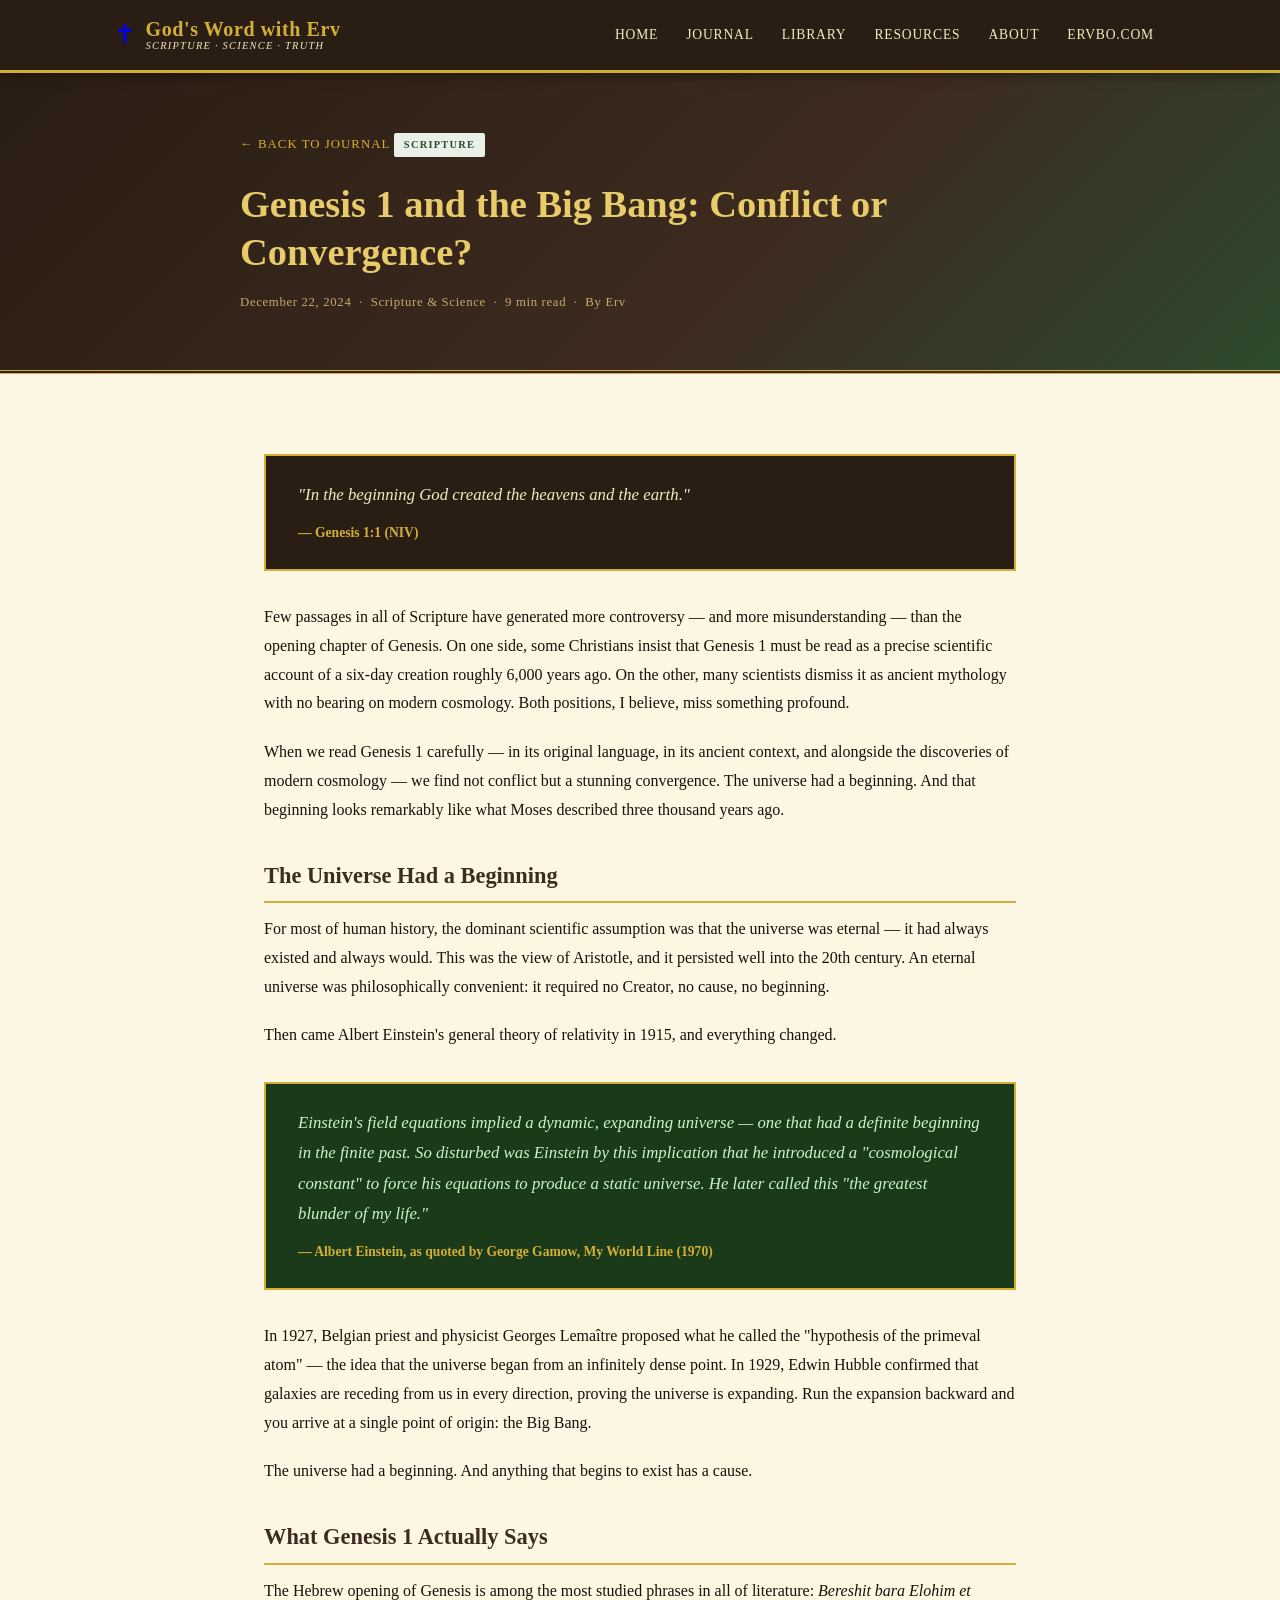
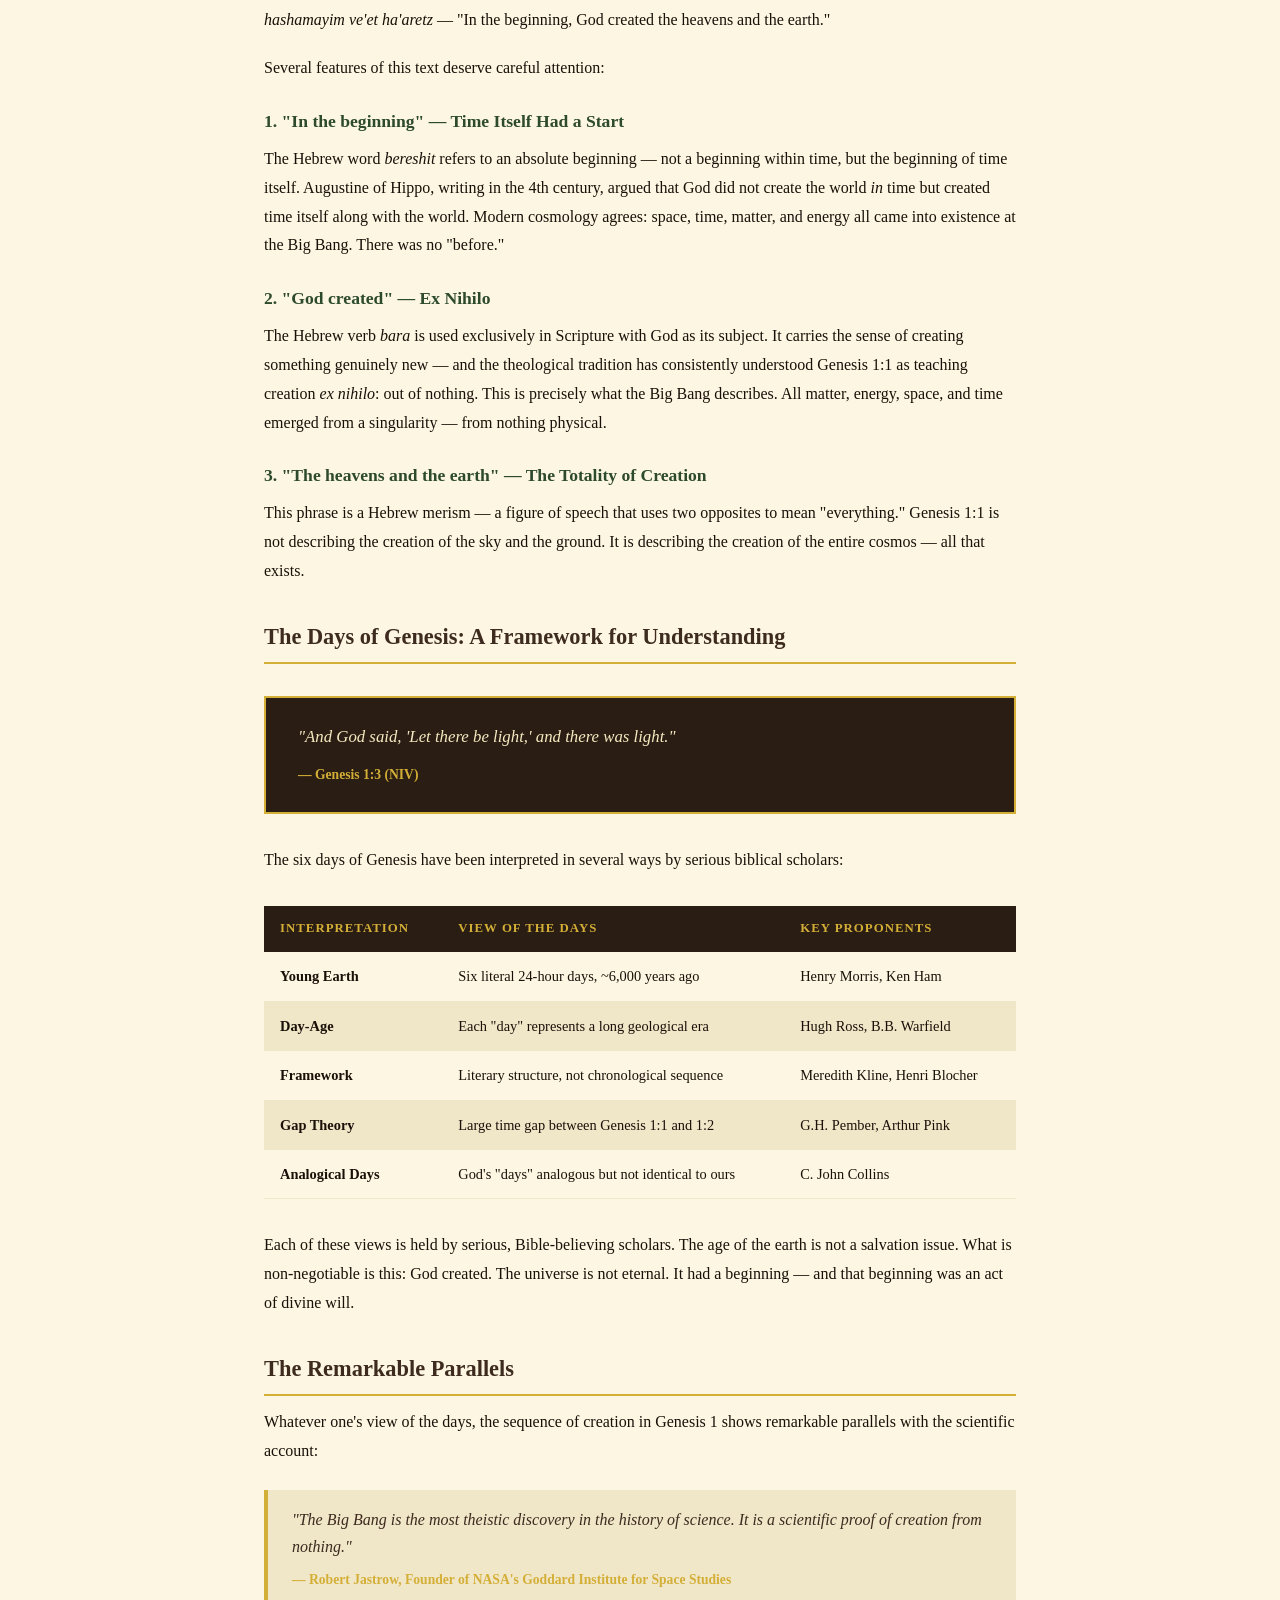
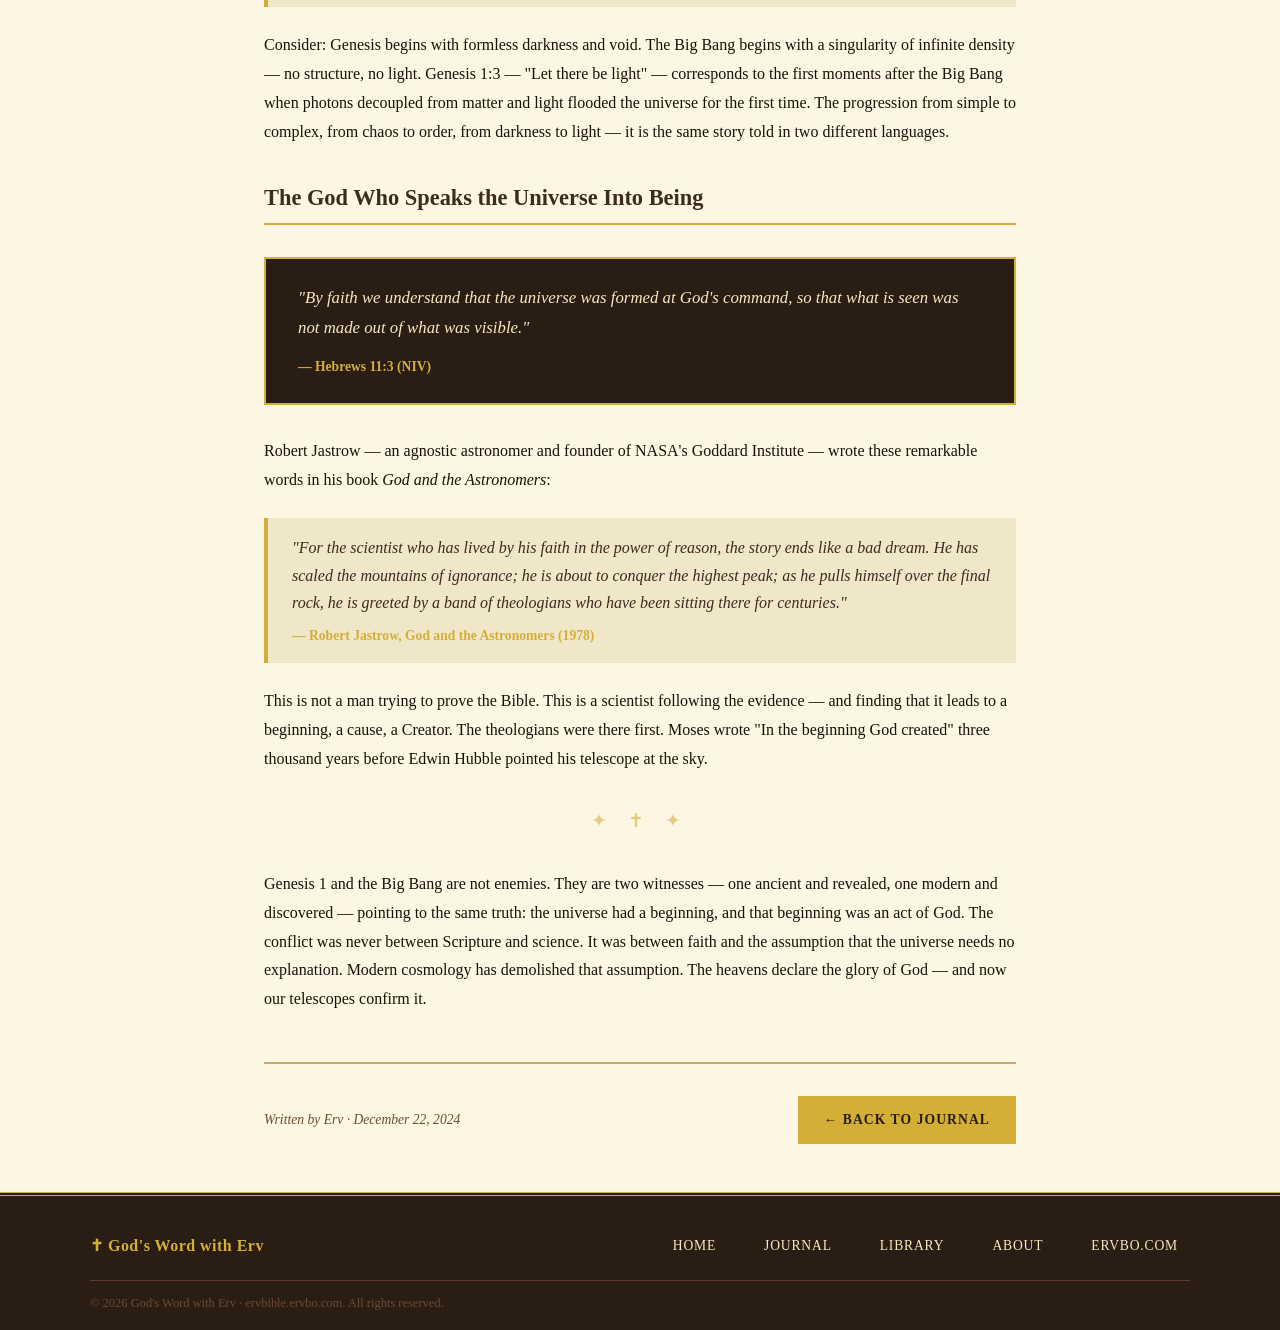
<file: post-genesis-bigbang.html>
<!DOCTYPE html>
<html lang="en">
<head>
  <meta charset="UTF-8">
  <meta name="viewport" content="width=device-width, initial-scale=1">
  <title>Genesis 1 and the Big Bang: Conflict or Convergence? | God's Word with Erv</title>
  <meta name="description" content="A careful exegetical and scientific look at the creation narrative. Does modern cosmology contradict or confirm the biblical account?">
  <meta name="keywords" content="Genesis 1, Big Bang, creation, cosmology, Bible, faith and science">
  <meta name="robots" content="index, follow">
  <meta property="og:title" content="Genesis 1 and the Big Bang: Conflict or Convergence?">
  <meta property="og:description" content="A careful exegetical and scientific look at the creation narrative. Does modern cosmology contradict or confirm the biblical account?">
  <meta property="og:image" content="https://placehold.co/1200x630/3d2b1f/f5e9c0?text=Genesis+%26+Big+Bang">
  <meta property="og:url" content="https://ervbible.ervbo.com/post-genesis-bigbang.html">
  <meta name="twitter:card" content="summary_large_image">
  <meta name="twitter:title" content="Genesis 1 and the Big Bang: Conflict or Convergence?">
  <meta name="twitter:description" content="A careful exegetical and scientific look at the creation narrative. Does modern cosmology contradict or confirm the biblical account?">
  <meta name="twitter:image" content="https://placehold.co/1200x630/3d2b1f/f5e9c0?text=Genesis+%26+Big+Bang">
  <link rel="canonical" href="https://ervbible.ervbo.com/post-genesis-bigbang.html">
  <meta name="author" content="Erv">
  <meta property="og:type" content="article">
  <meta property="article:published_time" content="2024-12-22">
  <meta property="article:author" content="Erv">
  <link rel="icon" type="image/svg+xml" href="data:image/svg+xml,%3Csvg xmlns='http://www.w3.org/2000/svg' viewBox='0 0 100 100'%3E%3Crect width='100' height='100' rx='12' fill='%233d2b1f'/%3E%3Ctext x='50' y='68' font-size='58' text-anchor='middle' font-family='Georgia,serif' fill='%23d4af37'%3E✝%3C/text%3E%3C/svg%3E">
  <style>
    :root {
      --mahogany: #3d2b1f;
      --mahogany-dark: #2a1d13;
      --mahogany-mid: #5c3d2e;
      --forest: #2d4a2d;
      --gold: #d4af37;
      --gold-light: #e8cc6a;
      --gold-pale: #f5e9c0;
      --cream: #fdf6e3;
      --parchment: #f0e6c8;
      --text-dark: #1a1008;
      --text-mid: #3d2b1f;
      --text-light: #6b4c35;
      --border: #c8a96e;
    }
    *, *::before, *::after { box-sizing: border-box; margin: 0; padding: 0; }
    html { scroll-behavior: smooth; }
    body { font-family: 'Georgia', 'Times New Roman', serif; background-color: var(--cream); color: var(--text-dark); line-height: 1.7; }
    header { position: sticky; top: 0; z-index: 100; background: var(--mahogany-dark); border-bottom: 3px solid var(--gold); box-shadow: 0 2px 12px rgba(0,0,0,0.4); }
    .header-inner { max-width: 1100px; margin: 0 auto; padding: 0 1.5rem; display: flex; align-items: center; justify-content: space-between; flex-wrap: wrap; gap: 0.5rem; min-height: 70px; }
    .logo { display: flex; align-items: center; gap: 0.6rem; text-decoration: none; }
    .logo-icon { font-size: 1.6rem; line-height: 1; }
    .logo-text { display: flex; flex-direction: column; line-height: 1.1; }
    .logo-title { font-size: clamp(1rem, 2.5vw, 1.25rem); color: var(--gold); font-weight: bold; letter-spacing: 0.03em; }
    .logo-sub { font-size: 0.65rem; color: var(--gold-pale); letter-spacing: 0.12em; text-transform: uppercase; font-style: italic; }
    nav { display: flex; align-items: center; gap: 0.25rem; flex-wrap: wrap; }
    nav a { color: var(--gold-pale); text-decoration: none; font-size: 0.85rem; letter-spacing: 0.06em; text-transform: uppercase; padding: 0.4rem 0.75rem; border-radius: 3px; transition: color 0.2s, background 0.2s; white-space: nowrap; }
    nav a:hover { color: var(--gold); background: rgba(212,175,55,0.1); }

    .post-hero { background: linear-gradient(135deg, var(--mahogany-dark) 0%, var(--mahogany) 60%, var(--forest) 100%); border-bottom: 4px double var(--gold); padding: 3.5rem 1.5rem; }
    .post-hero-inner { max-width: 800px; margin: 0 auto; }
    .back-link { display: inline-block; color: var(--gold); text-decoration: none; font-size: 0.8rem; letter-spacing: 0.08em; text-transform: uppercase; margin-bottom: 1.5rem; }
    .back-link:hover { color: var(--gold-light); }
    .post-tag { display: inline-block; font-size: 0.65rem; font-weight: bold; letter-spacing: 0.12em; text-transform: uppercase; padding: 0.2rem 0.6rem; margin-bottom: 1rem; border-radius: 2px; }
    .tag-scripture { background: #e8f0e8; color: var(--forest); }
    .post-title { font-size: clamp(1.6rem, 4vw, 2.4rem); color: var(--gold-light); line-height: 1.25; margin-bottom: 1rem; }
    .post-meta { font-size: 0.8rem; color: var(--border); letter-spacing: 0.05em; }

    .post-wrap { max-width: 800px; margin: 0 auto; padding: 3rem 1.5rem; }
    .post-body h2 { font-size: 1.4rem; color: var(--mahogany); margin: 2rem 0 0.75rem; padding-bottom: 0.4rem; border-bottom: 2px solid var(--gold); }
    .post-body h3 { font-size: 1.1rem; color: var(--forest); margin: 1.5rem 0 0.5rem; }
    .post-body p { margin-bottom: 1.25rem; font-size: 1rem; color: var(--text-dark); line-height: 1.8; }
    .post-body blockquote { border-left: 4px solid var(--gold); background: var(--parchment); padding: 1rem 1.5rem; margin: 1.5rem 0; font-style: italic; color: var(--text-mid); }
    .post-body blockquote cite { display: block; font-size: 0.85rem; color: var(--gold); font-weight: bold; margin-top: 0.5rem; font-style: normal; }
    .scripture-box { background: var(--mahogany-dark); border: 2px solid var(--gold); padding: 1.5rem 2rem; margin: 2rem 0; }
    .scripture-box p { color: var(--gold-pale); font-style: italic; font-size: 1.05rem; margin-bottom: 0.5rem; }
    .scripture-box cite { color: var(--gold); font-size: 0.85rem; font-weight: bold; font-style: normal; }
    .science-box { background: #1a3a1a; border: 2px solid var(--gold); padding: 1.5rem 2rem; margin: 2rem 0; }
    .science-box p { color: #c8f5c8; font-style: italic; font-size: 1.05rem; margin-bottom: 0.5rem; }
    .science-box cite { color: var(--gold); font-size: 0.85rem; font-weight: bold; font-style: normal; }
    .ornament { text-align: center; color: var(--gold); font-size: 1.2rem; letter-spacing: 0.5rem; margin: 2rem 0; opacity: 0.6; }
    .post-footer { border-top: 2px solid var(--border); padding-top: 2rem; margin-top: 3rem; display: flex; justify-content: space-between; align-items: center; flex-wrap: wrap; gap: 1rem; }
    .post-footer .author { font-size: 0.85rem; color: var(--text-light); font-style: italic; }
    .btn { display: inline-block; background: var(--gold); color: var(--mahogany-dark); text-decoration: none; font-size: 0.85rem; font-weight: bold; letter-spacing: 0.08em; text-transform: uppercase; padding: 0.65rem 1.5rem; border: 2px solid var(--gold); transition: background 0.2s, color 0.2s; }
    .btn:hover { background: transparent; color: var(--gold); }

    .comparison-table { width: 100%; border-collapse: collapse; margin: 2rem 0; font-size: 0.9rem; }
    .comparison-table th { background: var(--mahogany-dark); color: var(--gold); padding: 0.75rem 1rem; text-align: left; font-size: 0.8rem; letter-spacing: 0.08em; text-transform: uppercase; }
    .comparison-table td { padding: 0.75rem 1rem; border-bottom: 1px solid var(--parchment); color: var(--text-dark); vertical-align: top; }
    .comparison-table tr:nth-child(even) td { background: var(--parchment); }

    footer { background: var(--mahogany-dark); border-top: 4px double var(--gold); padding: 2rem 1.5rem 1rem; }
    .footer-inner { max-width: 1100px; margin: 0 auto; display: flex; justify-content: space-between; align-items: center; flex-wrap: wrap; gap: 1rem; margin-bottom: 1rem; }
    .footer-brand .logo-title { color: var(--gold); font-size: 1rem; }
    .footer-nav a { color: var(--gold-pale); text-decoration: none; font-size: 0.85rem; margin-left: 1.25rem; }
    .footer-nav a:hover { color: var(--gold); }
    .footer-bottom { max-width: 1100px; margin: 0 auto; border-top: 1px solid var(--mahogany-mid); padding-top: 0.75rem; }
    .footer-bottom p { color: var(--text-light); font-size: 0.78rem; }
    @media (max-width: 600px) { .post-footer { flex-direction: column; } }
  </style>
  <script type="application/ld+json">
  {
    "@context": "https://schema.org",
    "@type": "BlogPosting",
    "headline": "Genesis 1 and the Big Bang: Conflict or Convergence?",
    "description": "A careful exegetical and scientific look at the creation narrative. Does modern cosmology contradict or confirm the biblical account?",
    "image": "https://placehold.co/1200x630/3d2b1f/f5e9c0?text=Genesis+%26+Big+Bang",
    "datePublished": "2024-12-22",
    "author": {
      "@type": "Person",
      "name": "Erv",
      "url": "https://ervbible.ervbo.com/"
    },
    "publisher": {
      "@type": "Organization",
      "name": "God's Word with Erv",
      "url": "https://ervbible.ervbo.com/"
    },
    "mainEntityOfPage": {
      "@type": "WebPage",
      "@id": "https://ervbible.ervbo.com/post-genesis-bigbang.html"
    }
  }
  </script>
</head>
<body>

<header>
  <div class="header-inner">
    <a class='logo' href='/'>
      <span class="logo-icon">✝</span>
      <span class="logo-text">
        <span class="logo-title">God's Word with Erv</span>
        <span class="logo-sub">Scripture · Science · Truth</span>
      </span>
    </a>
    <nav aria-label="Main navigation">
      <a href='/'>Home</a>
      <a href='/#journal'>Journal</a>
      <a href='/library'>Library</a>
      <a href='/#resources'>Resources</a>
      <a href='/#about'>About</a>
    <a href="https://ervbo.com/">ervbo.com</a></nav>
  </div>
</header>

<section class="post-hero">
  <div class="post-hero-inner">
    <a class='back-link' href='/#journal'>← Back to Journal</a>
    <span class="post-tag tag-scripture">Scripture</span>
    <h1 class="post-title">Genesis 1 and the Big Bang: Conflict or Convergence?</h1>
    <p class="post-meta">December 22, 2024 &nbsp;·&nbsp; Scripture &amp; Science &nbsp;·&nbsp; 9 min read &nbsp;·&nbsp; By Erv</p>
  </div>
</section>

<main class="post-wrap">
  <article class="post-body">

    <div class="scripture-box">
      <p>"In the beginning God created the heavens and the earth."</p>
      <cite>— Genesis 1:1 (NIV)</cite>
    </div>

    <p>Few passages in all of Scripture have generated more controversy — and more misunderstanding — than the opening chapter of Genesis. On one side, some Christians insist that Genesis 1 must be read as a precise scientific account of a six-day creation roughly 6,000 years ago. On the other, many scientists dismiss it as ancient mythology with no bearing on modern cosmology. Both positions, I believe, miss something profound.</p>

    <p>When we read Genesis 1 carefully — in its original language, in its ancient context, and alongside the discoveries of modern cosmology — we find not conflict but a stunning convergence. The universe had a beginning. And that beginning looks remarkably like what Moses described three thousand years ago.</p>

    <h2>The Universe Had a Beginning</h2>

    <p>For most of human history, the dominant scientific assumption was that the universe was eternal — it had always existed and always would. This was the view of Aristotle, and it persisted well into the 20th century. An eternal universe was philosophically convenient: it required no Creator, no cause, no beginning.</p>

    <p>Then came Albert Einstein's general theory of relativity in 1915, and everything changed.</p>

    <div class="science-box">
      <p>Einstein's field equations implied a dynamic, expanding universe — one that had a definite beginning in the finite past. So disturbed was Einstein by this implication that he introduced a "cosmological constant" to force his equations to produce a static universe. He later called this "the greatest blunder of my life."</p>
      <cite>— Albert Einstein, as quoted by George Gamow, My World Line (1970)</cite>
    </div>

    <p>In 1927, Belgian priest and physicist Georges Lemaître proposed what he called the "hypothesis of the primeval atom" — the idea that the universe began from an infinitely dense point. In 1929, Edwin Hubble confirmed that galaxies are receding from us in every direction, proving the universe is expanding. Run the expansion backward and you arrive at a single point of origin: the Big Bang.</p>

    <p>The universe had a beginning. And anything that begins to exist has a cause.</p>

    <h2>What Genesis 1 Actually Says</h2>

    <p>The Hebrew opening of Genesis is among the most studied phrases in all of literature: <em>Bereshit bara Elohim et hashamayim ve'et ha'aretz</em> — "In the beginning, God created the heavens and the earth."</p>

    <p>Several features of this text deserve careful attention:</p>

    <h3>1. "In the beginning" — Time Itself Had a Start</h3>
    <p>The Hebrew word <em>bereshit</em> refers to an absolute beginning — not a beginning within time, but the beginning of time itself. Augustine of Hippo, writing in the 4th century, argued that God did not create the world <em>in</em> time but created time itself along with the world. Modern cosmology agrees: space, time, matter, and energy all came into existence at the Big Bang. There was no "before."</p>

    <h3>2. "God created" — Ex Nihilo</h3>
    <p>The Hebrew verb <em>bara</em> is used exclusively in Scripture with God as its subject. It carries the sense of creating something genuinely new — and the theological tradition has consistently understood Genesis 1:1 as teaching creation <em>ex nihilo</em>: out of nothing. This is precisely what the Big Bang describes. All matter, energy, space, and time emerged from a singularity — from nothing physical.</p>

    <h3>3. "The heavens and the earth" — The Totality of Creation</h3>
    <p>This phrase is a Hebrew merism — a figure of speech that uses two opposites to mean "everything." Genesis 1:1 is not describing the creation of the sky and the ground. It is describing the creation of the entire cosmos — all that exists.</p>

    <h2>The Days of Genesis: A Framework for Understanding</h2>

    <div class="scripture-box">
      <p>"And God said, 'Let there be light,' and there was light."</p>
      <cite>— Genesis 1:3 (NIV)</cite>
    </div>

    <p>The six days of Genesis have been interpreted in several ways by serious biblical scholars:</p>

    <table class="comparison-table">
      <thead>
        <tr>
          <th>Interpretation</th>
          <th>View of the Days</th>
          <th>Key Proponents</th>
        </tr>
      </thead>
      <tbody>
        <tr>
          <td><strong>Young Earth</strong></td>
          <td>Six literal 24-hour days, ~6,000 years ago</td>
          <td>Henry Morris, Ken Ham</td>
        </tr>
        <tr>
          <td><strong>Day-Age</strong></td>
          <td>Each "day" represents a long geological era</td>
          <td>Hugh Ross, B.B. Warfield</td>
        </tr>
        <tr>
          <td><strong>Framework</strong></td>
          <td>Literary structure, not chronological sequence</td>
          <td>Meredith Kline, Henri Blocher</td>
        </tr>
        <tr>
          <td><strong>Gap Theory</strong></td>
          <td>Large time gap between Genesis 1:1 and 1:2</td>
          <td>G.H. Pember, Arthur Pink</td>
        </tr>
        <tr>
          <td><strong>Analogical Days</strong></td>
          <td>God's "days" analogous but not identical to ours</td>
          <td>C. John Collins</td>
        </tr>
      </tbody>
    </table>

    <p>Each of these views is held by serious, Bible-believing scholars. The age of the earth is not a salvation issue. What is non-negotiable is this: God created. The universe is not eternal. It had a beginning — and that beginning was an act of divine will.</p>

    <h2>The Remarkable Parallels</h2>

    <p>Whatever one's view of the days, the sequence of creation in Genesis 1 shows remarkable parallels with the scientific account:</p>

    <blockquote>
      "The Big Bang is the most theistic discovery in the history of science. It is a scientific proof of creation from nothing."
      <cite>— Robert Jastrow, Founder of NASA's Goddard Institute for Space Studies</cite>
    </blockquote>

    <p>Consider: Genesis begins with formless darkness and void. The Big Bang begins with a singularity of infinite density — no structure, no light. Genesis 1:3 — "Let there be light" — corresponds to the first moments after the Big Bang when photons decoupled from matter and light flooded the universe for the first time. The progression from simple to complex, from chaos to order, from darkness to light — it is the same story told in two different languages.</p>

    <h2>The God Who Speaks the Universe Into Being</h2>

    <div class="scripture-box">
      <p>"By faith we understand that the universe was formed at God's command, so that what is seen was not made out of what was visible."</p>
      <cite>— Hebrews 11:3 (NIV)</cite>
    </div>

    <p>Robert Jastrow — an agnostic astronomer and founder of NASA's Goddard Institute — wrote these remarkable words in his book <em>God and the Astronomers</em>:</p>

    <blockquote>
      "For the scientist who has lived by his faith in the power of reason, the story ends like a bad dream. He has scaled the mountains of ignorance; he is about to conquer the highest peak; as he pulls himself over the final rock, he is greeted by a band of theologians who have been sitting there for centuries."
      <cite>— Robert Jastrow, God and the Astronomers (1978)</cite>
    </blockquote>

    <p>This is not a man trying to prove the Bible. This is a scientist following the evidence — and finding that it leads to a beginning, a cause, a Creator. The theologians were there first. Moses wrote "In the beginning God created" three thousand years before Edwin Hubble pointed his telescope at the sky.</p>

    <div class="ornament">✦ ✝ ✦</div>

    <p>Genesis 1 and the Big Bang are not enemies. They are two witnesses — one ancient and revealed, one modern and discovered — pointing to the same truth: the universe had a beginning, and that beginning was an act of God. The conflict was never between Scripture and science. It was between faith and the assumption that the universe needs no explanation. Modern cosmology has demolished that assumption. The heavens declare the glory of God — and now our telescopes confirm it.</p>

  </article>

  <div class="post-footer">
    <span class="author">Written by Erv · December 22, 2024</span>
    <a class='btn' href='/#journal'>← Back to Journal</a>
  </div>
</main>

<footer>
  <div class="footer-inner">
    <div class="footer-brand">
      <div class="logo-title">✝ God's Word with Erv</div>
    </div>
    <nav class="footer-nav" aria-label="Footer navigation">
      <a href='/'>Home</a>
      <a href='/#journal'>Journal</a>
      <a href='/library'>Library</a>
      <a href='/#about'>About</a>
    <a href="https://ervbo.com/">ervbo.com</a></nav>
  </div>
  <div class="footer-bottom">
    <p>© <span id="footer-year">2025</span> God's Word with Erv · ervbible.ervbo.com. All rights reserved.</p>
  </div>
</footer>


<script>
  (function(){
    var y = document.getElementById('footer-year');
    if (y) y.textContent = new Date().getFullYear();
  })();
</script>

</body>
</html>
</file>
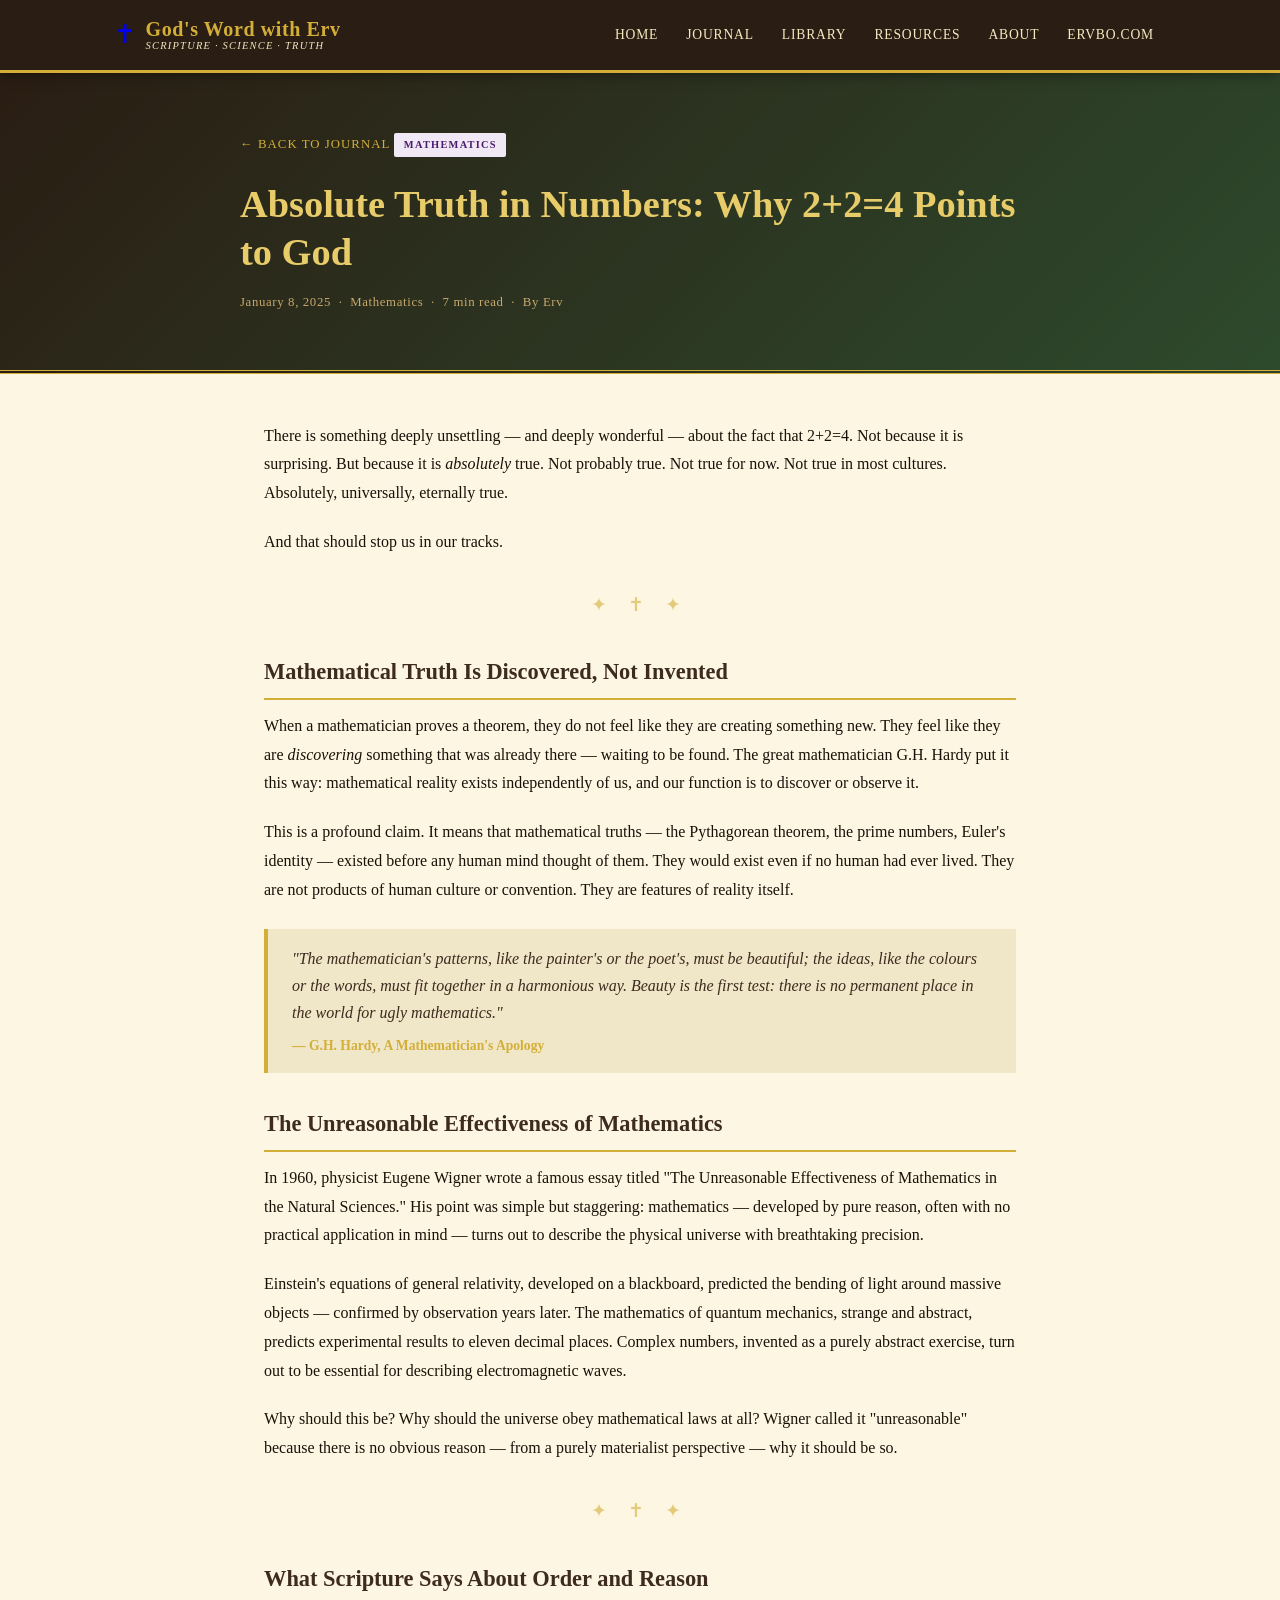
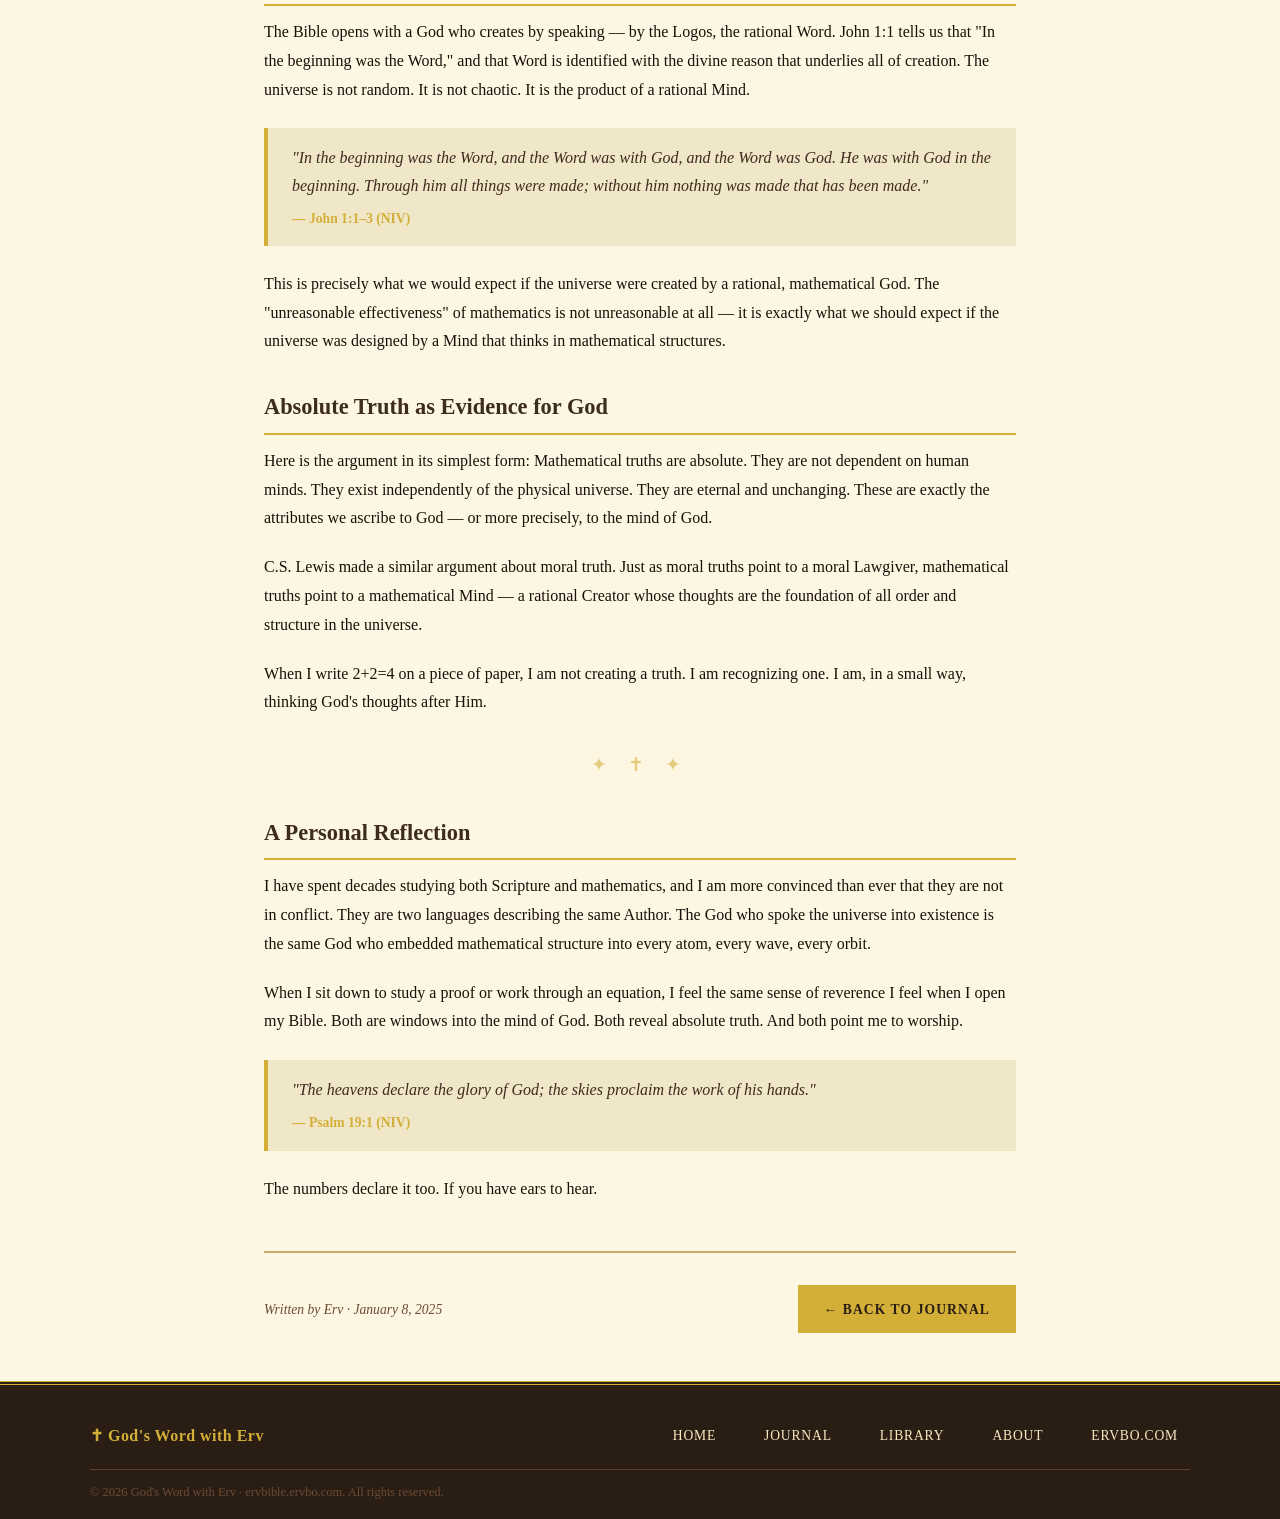
<file: post-math-truth.html>
<!DOCTYPE html>
<html lang="en">
<head>
  <meta charset="UTF-8">
  <meta name="viewport" content="width=device-width, initial-scale=1">
  <title>Absolute Truth in Numbers: Why 2+2=4 Points to God | God's Word with Erv</title>
  <meta name="description" content="Mathematical truth is discovered, not invented. A reflection on how the unreasonable effectiveness of mathematics reveals a rational Creator.">
  <meta name="keywords" content="mathematics, absolute truth, faith and reason, philosophy of math, Wigner, Hardy">
  <meta name="robots" content="index, follow">
  <meta name="author" content="Erv">
  <link rel="canonical" href="https://ervbible.ervbo.com/post-math-truth.html">
  <meta property="og:type" content="article">
  <meta property="og:title" content="Absolute Truth in Numbers: Why 2+2=4 Points to God">
  <meta property="og:description" content="Mathematical truth is discovered, not invented. A reflection on how the unreasonable effectiveness of mathematics reveals a rational Creator.">
  <meta property="og:image" content="https://placehold.co/1200x630/3d2b1f/d4af37?text=Math+%26+Truth">
  <meta property="og:url" content="https://ervbible.ervbo.com/post-math-truth.html">
  <meta property="article:published_time" content="2025-01-08">
  <meta property="article:author" content="Erv">
  <meta name="twitter:card" content="summary_large_image">
  <meta name="twitter:title" content="Absolute Truth in Numbers: Why 2+2=4 Points to God">
  <meta name="twitter:description" content="Mathematical truth is discovered, not invented. A reflection on how the unreasonable effectiveness of mathematics reveals a rational Creator.">
  <meta name="twitter:image" content="https://placehold.co/1200x630/3d2b1f/d4af37?text=Math+%26+Truth">
  <link rel="icon" type="image/svg+xml" href="data:image/svg+xml,%3Csvg xmlns='http://www.w3.org/2000/svg' viewBox='0 0 100 100'%3E%3Crect width='100' height='100' rx='12' fill='%233d2b1f'/%3E%3Ctext x='50' y='68' font-size='58' text-anchor='middle' font-family='Georgia,serif' fill='%23d4af37'%3E✝%3C/text%3E%3C/svg%3E">
  <script type="application/ld+json">
  {
    "@context": "https://schema.org",
    "@type": "BlogPosting",
    "headline": "Absolute Truth in Numbers: Why 2+2=4 Points to God",
    "description": "Mathematical truth is discovered, not invented. A reflection on how the unreasonable effectiveness of mathematics reveals a rational Creator.",
    "image": "https://placehold.co/1200x630/3d2b1f/d4af37?text=Math+%26+Truth",
    "datePublished": "2025-01-08",
    "author": {
      "@type": "Person",
      "name": "Erv",
      "url": "https://ervbible.ervbo.com/"
    },
    "publisher": {
      "@type": "Organization",
      "name": "God's Word with Erv",
      "url": "https://ervbible.ervbo.com/"
    },
    "mainEntityOfPage": {
      "@type": "WebPage",
      "@id": "https://ervbible.ervbo.com/post-math-truth.html"
    }
  }
  </script>
  <style>
    :root {
      --mahogany: #3d2b1f;
      --mahogany-dark: #2a1d13;
      --mahogany-mid: #5c3d2e;
      --forest: #2d4a2d;
      --gold: #d4af37;
      --gold-light: #e8cc6a;
      --gold-pale: #f5e9c0;
      --cream: #fdf6e3;
      --parchment: #f0e6c8;
      --text-dark: #1a1008;
      --text-mid: #3d2b1f;
      --text-light: #6b4c35;
      --border: #c8a96e;
    }
    *, *::before, *::after { box-sizing: border-box; margin: 0; padding: 0; }
    html { scroll-behavior: smooth; }
    body { font-family: 'Georgia', 'Times New Roman', serif; background-color: var(--cream); color: var(--text-dark); line-height: 1.7; }
    header { position: sticky; top: 0; z-index: 100; background: var(--mahogany-dark); border-bottom: 3px solid var(--gold); box-shadow: 0 2px 12px rgba(0,0,0,0.4); }
    .header-inner { max-width: 1100px; margin: 0 auto; padding: 0 1.5rem; display: flex; align-items: center; justify-content: space-between; flex-wrap: wrap; gap: 0.5rem; min-height: 70px; }
    .logo { display: flex; align-items: center; gap: 0.6rem; text-decoration: none; }
    .logo-icon { font-size: 1.6rem; line-height: 1; }
    .logo-text { display: flex; flex-direction: column; line-height: 1.1; }
    .logo-title { font-size: clamp(1rem, 2.5vw, 1.25rem); color: var(--gold); font-weight: bold; letter-spacing: 0.03em; }
    .logo-sub { font-size: 0.65rem; color: var(--gold-pale); letter-spacing: 0.12em; text-transform: uppercase; font-style: italic; }
    nav { display: flex; align-items: center; gap: 0.25rem; flex-wrap: wrap; }
    nav a { color: var(--gold-pale); text-decoration: none; font-size: 0.85rem; letter-spacing: 0.06em; text-transform: uppercase; padding: 0.4rem 0.75rem; border-radius: 3px; transition: color 0.2s, background 0.2s; white-space: nowrap; }
    nav a:hover { color: var(--gold); background: rgba(212,175,55,0.1); }

    /* POST HERO */
    .post-hero { background: linear-gradient(135deg, var(--mahogany-dark) 0%, var(--forest) 100%); border-bottom: 4px double var(--gold); padding: 3.5rem 1.5rem; }
    .post-hero-inner { max-width: 800px; margin: 0 auto; }
    .back-link { display: inline-block; color: var(--gold); text-decoration: none; font-size: 0.8rem; letter-spacing: 0.08em; text-transform: uppercase; margin-bottom: 1.5rem; }
    .back-link:hover { color: var(--gold-light); }
    .post-tag { display: inline-block; font-size: 0.65rem; font-weight: bold; letter-spacing: 0.12em; text-transform: uppercase; padding: 0.2rem 0.6rem; margin-bottom: 1rem; border-radius: 2px; }
    .tag-math { background: #f0e8f5; color: #4a1a6b; }
    .post-title { font-size: clamp(1.6rem, 4vw, 2.4rem); color: var(--gold-light); line-height: 1.25; margin-bottom: 1rem; }
    .post-meta { font-size: 0.8rem; color: var(--border); letter-spacing: 0.05em; }

    /* POST BODY */
    .post-wrap { max-width: 800px; margin: 0 auto; padding: 3rem 1.5rem; }
    .post-body h2 { font-size: 1.4rem; color: var(--mahogany); margin: 2rem 0 0.75rem; padding-bottom: 0.4rem; border-bottom: 2px solid var(--gold); }
    .post-body h3 { font-size: 1.1rem; color: var(--forest); margin: 1.5rem 0 0.5rem; }
    .post-body p { margin-bottom: 1.25rem; font-size: 1rem; color: var(--text-dark); line-height: 1.8; }
    .post-body blockquote { border-left: 4px solid var(--gold); background: var(--parchment); padding: 1rem 1.5rem; margin: 1.5rem 0; font-style: italic; color: var(--text-mid); }
    .post-body blockquote cite { display: block; font-size: 0.85rem; color: var(--gold); font-weight: bold; margin-top: 0.5rem; font-style: normal; }
    .scripture-box { background: var(--mahogany-dark); border: 2px solid var(--gold); padding: 1.5rem 2rem; margin: 2rem 0; }
    .scripture-box p { color: var(--gold-pale); font-style: italic; font-size: 1.05rem; margin-bottom: 0.5rem; }
    .scripture-box cite { color: var(--gold); font-size: 0.85rem; font-weight: bold; font-style: normal; }
    .ornament { text-align: center; color: var(--gold); font-size: 1.2rem; letter-spacing: 0.5rem; margin: 2rem 0; opacity: 0.6; }
    .post-footer { border-top: 2px solid var(--border); padding-top: 2rem; margin-top: 3rem; display: flex; justify-content: space-between; align-items: center; flex-wrap: wrap; gap: 1rem; }
    .post-footer .author { font-size: 0.85rem; color: var(--text-light); font-style: italic; }
    .btn { display: inline-block; background: var(--gold); color: var(--mahogany-dark); text-decoration: none; font-size: 0.85rem; font-weight: bold; letter-spacing: 0.08em; text-transform: uppercase; padding: 0.65rem 1.5rem; border: 2px solid var(--gold); transition: background 0.2s, color 0.2s; }
    .btn:hover { background: transparent; color: var(--gold); }

    footer { background: var(--mahogany-dark); border-top: 4px double var(--gold); padding: 2rem 1.5rem 1rem; }
    .footer-inner { max-width: 1100px; margin: 0 auto; display: flex; justify-content: space-between; align-items: center; flex-wrap: wrap; gap: 1rem; margin-bottom: 1rem; }
    .footer-brand .logo-title { color: var(--gold); font-size: 1rem; }
    .footer-nav a { color: var(--gold-pale); text-decoration: none; font-size: 0.85rem; margin-left: 1.25rem; }
    .footer-nav a:hover { color: var(--gold); }
    .footer-bottom { max-width: 1100px; margin: 0 auto; border-top: 1px solid var(--mahogany-mid); padding-top: 0.75rem; }
    .footer-bottom p { color: var(--text-light); font-size: 0.78rem; }
    @media (max-width: 600px) { .post-footer { flex-direction: column; } }
  </style>
</head>
<body>

<header>
  <div class="header-inner">
    <a class='logo' href='/'>
      <span class="logo-icon">✝</span>
      <span class="logo-text">
        <span class="logo-title">God's Word with Erv</span>
        <span class="logo-sub">Scripture · Science · Truth</span>
      </span>
    </a>
    <nav aria-label="Main navigation">
      <a href='/'>Home</a>
      <a href='/#journal'>Journal</a>
      <a href='/library'>Library</a>
      <a href='/#resources'>Resources</a>
      <a href='/#about'>About</a>
    <a href="https://ervbo.com/">ervbo.com</a></nav>
  </div>
</header>

<section class="post-hero">
  <div class="post-hero-inner">
    <a class='back-link' href='/#journal'>← Back to Journal</a>
    <span class="post-tag tag-math">Mathematics</span>
    <h1 class="post-title">Absolute Truth in Numbers: Why 2+2=4 Points to God</h1>
    <p class="post-meta">January 8, 2025 &nbsp;·&nbsp; Mathematics &nbsp;·&nbsp; 7 min read &nbsp;·&nbsp; By Erv</p>
  </div>
</section>

<main class="post-wrap">
  <article class="post-body">
    <p>There is something deeply unsettling — and deeply wonderful — about the fact that 2+2=4. Not because it is surprising. But because it is <em>absolutely</em> true. Not probably true. Not true for now. Not true in most cultures. Absolutely, universally, eternally true.</p>

      <p>And that should stop us in our tracks.</p>

      <div class="ornament">✦ ✝ ✦</div>

      <h2>Mathematical Truth Is Discovered, Not Invented</h2>

      <p>When a mathematician proves a theorem, they do not feel like they are creating something new. They feel like they are <em>discovering</em> something that was already there — waiting to be found. The great mathematician G.H. Hardy put it this way: mathematical reality exists independently of us, and our function is to discover or observe it.</p>

      <p>This is a profound claim. It means that mathematical truths — the Pythagorean theorem, the prime numbers, Euler's identity — existed before any human mind thought of them. They would exist even if no human had ever lived. They are not products of human culture or convention. They are features of reality itself.</p>

      <blockquote>
        "The mathematician's patterns, like the painter's or the poet's, must be beautiful; the ideas, like the colours or the words, must fit together in a harmonious way. Beauty is the first test: there is no permanent place in the world for ugly mathematics."
        <cite>— G.H. Hardy, A Mathematician's Apology</cite>
      </blockquote>

      <h2>The Unreasonable Effectiveness of Mathematics</h2>

      <p>In 1960, physicist Eugene Wigner wrote a famous essay titled "The Unreasonable Effectiveness of Mathematics in the Natural Sciences." His point was simple but staggering: mathematics — developed by pure reason, often with no practical application in mind — turns out to describe the physical universe with breathtaking precision.</p>

      <p>Einstein's equations of general relativity, developed on a blackboard, predicted the bending of light around massive objects — confirmed by observation years later. The mathematics of quantum mechanics, strange and abstract, predicts experimental results to eleven decimal places. Complex numbers, invented as a purely abstract exercise, turn out to be essential for describing electromagnetic waves.</p>

      <p>Why should this be? Why should the universe obey mathematical laws at all? Wigner called it "unreasonable" because there is no obvious reason — from a purely materialist perspective — why it should be so.</p>

      <div class="ornament">✦ ✝ ✦</div>

      <h2>What Scripture Says About Order and Reason</h2>

      <p>The Bible opens with a God who creates by speaking — by the Logos, the rational Word. John 1:1 tells us that "In the beginning was the Word," and that Word is identified with the divine reason that underlies all of creation. The universe is not random. It is not chaotic. It is the product of a rational Mind.</p>

      <blockquote>
        "In the beginning was the Word, and the Word was with God, and the Word was God. He was with God in the beginning. Through him all things were made; without him nothing was made that has been made."
        <cite>— John 1:1–3 (NIV)</cite>
      </blockquote>

      <p>This is precisely what we would expect if the universe were created by a rational, mathematical God. The "unreasonable effectiveness" of mathematics is not unreasonable at all — it is exactly what we should expect if the universe was designed by a Mind that thinks in mathematical structures.</p>

      <h2>Absolute Truth as Evidence for God</h2>

      <p>Here is the argument in its simplest form: Mathematical truths are absolute. They are not dependent on human minds. They exist independently of the physical universe. They are eternal and unchanging. These are exactly the attributes we ascribe to God — or more precisely, to the mind of God.</p>

      <p>C.S. Lewis made a similar argument about moral truth. Just as moral truths point to a moral Lawgiver, mathematical truths point to a mathematical Mind — a rational Creator whose thoughts are the foundation of all order and structure in the universe.</p>

      <p>When I write 2+2=4 on a piece of paper, I am not creating a truth. I am recognizing one. I am, in a small way, thinking God's thoughts after Him.</p>

      <div class="ornament">✦ ✝ ✦</div>

      <h2>A Personal Reflection</h2>

      <p>I have spent decades studying both Scripture and mathematics, and I am more convinced than ever that they are not in conflict. They are two languages describing the same Author. The God who spoke the universe into existence is the same God who embedded mathematical structure into every atom, every wave, every orbit.</p>

      <p>When I sit down to study a proof or work through an equation, I feel the same sense of reverence I feel when I open my Bible. Both are windows into the mind of God. Both reveal absolute truth. And both point me to worship.</p>

      <blockquote>
        "The heavens declare the glory of God; the skies proclaim the work of his hands."
        <cite>— Psalm 19:1 (NIV)</cite>
      </blockquote>

      <p>The numbers declare it too. If you have ears to hear.</p>
  </article>

  <div class="post-footer">
    <span class="author">Written by Erv · January 8, 2025</span>
    <a class='btn' href='/#journal'>← Back to Journal</a>
  </div>
</main>

<footer>
  <div class="footer-inner">
    <div class="footer-brand">
      <div class="logo-title">✝ God's Word with Erv</div>
    </div>
    <nav class="footer-nav" aria-label="Footer navigation">
      <a href='/'>Home</a>
      <a href='/#journal'>Journal</a>
      <a href='/library'>Library</a>
      <a href='/#about'>About</a>
    <a href="https://ervbo.com/">ervbo.com</a></nav>
  </div>
  <div class="footer-bottom">
    <p>© <span id="footer-year">2025</span> God's Word with Erv · ervbible.ervbo.com. All rights reserved.</p>
  </div>
</footer>

<script>
  (function(){
    var y = document.getElementById('footer-year');
    if (y) y.textContent = new Date().getFullYear();
  })();
</script>

</body>
</html>
</file>
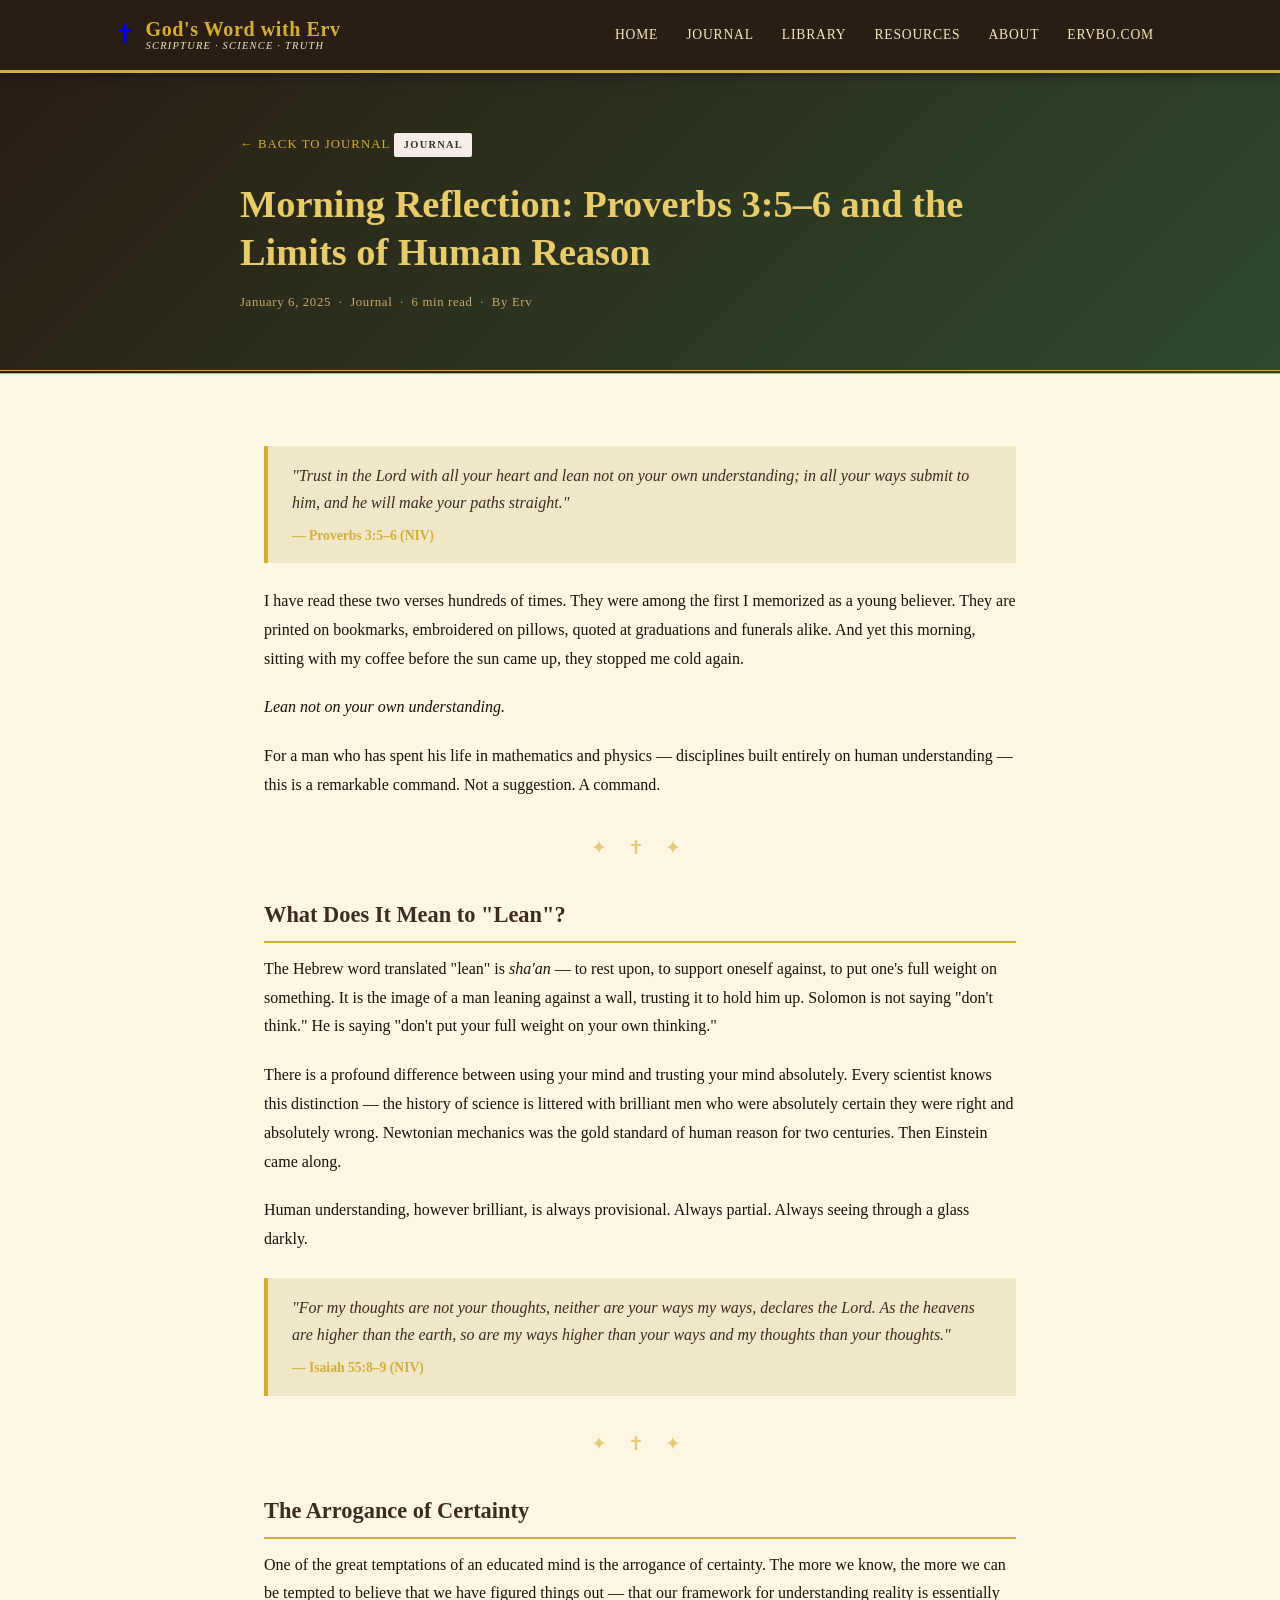
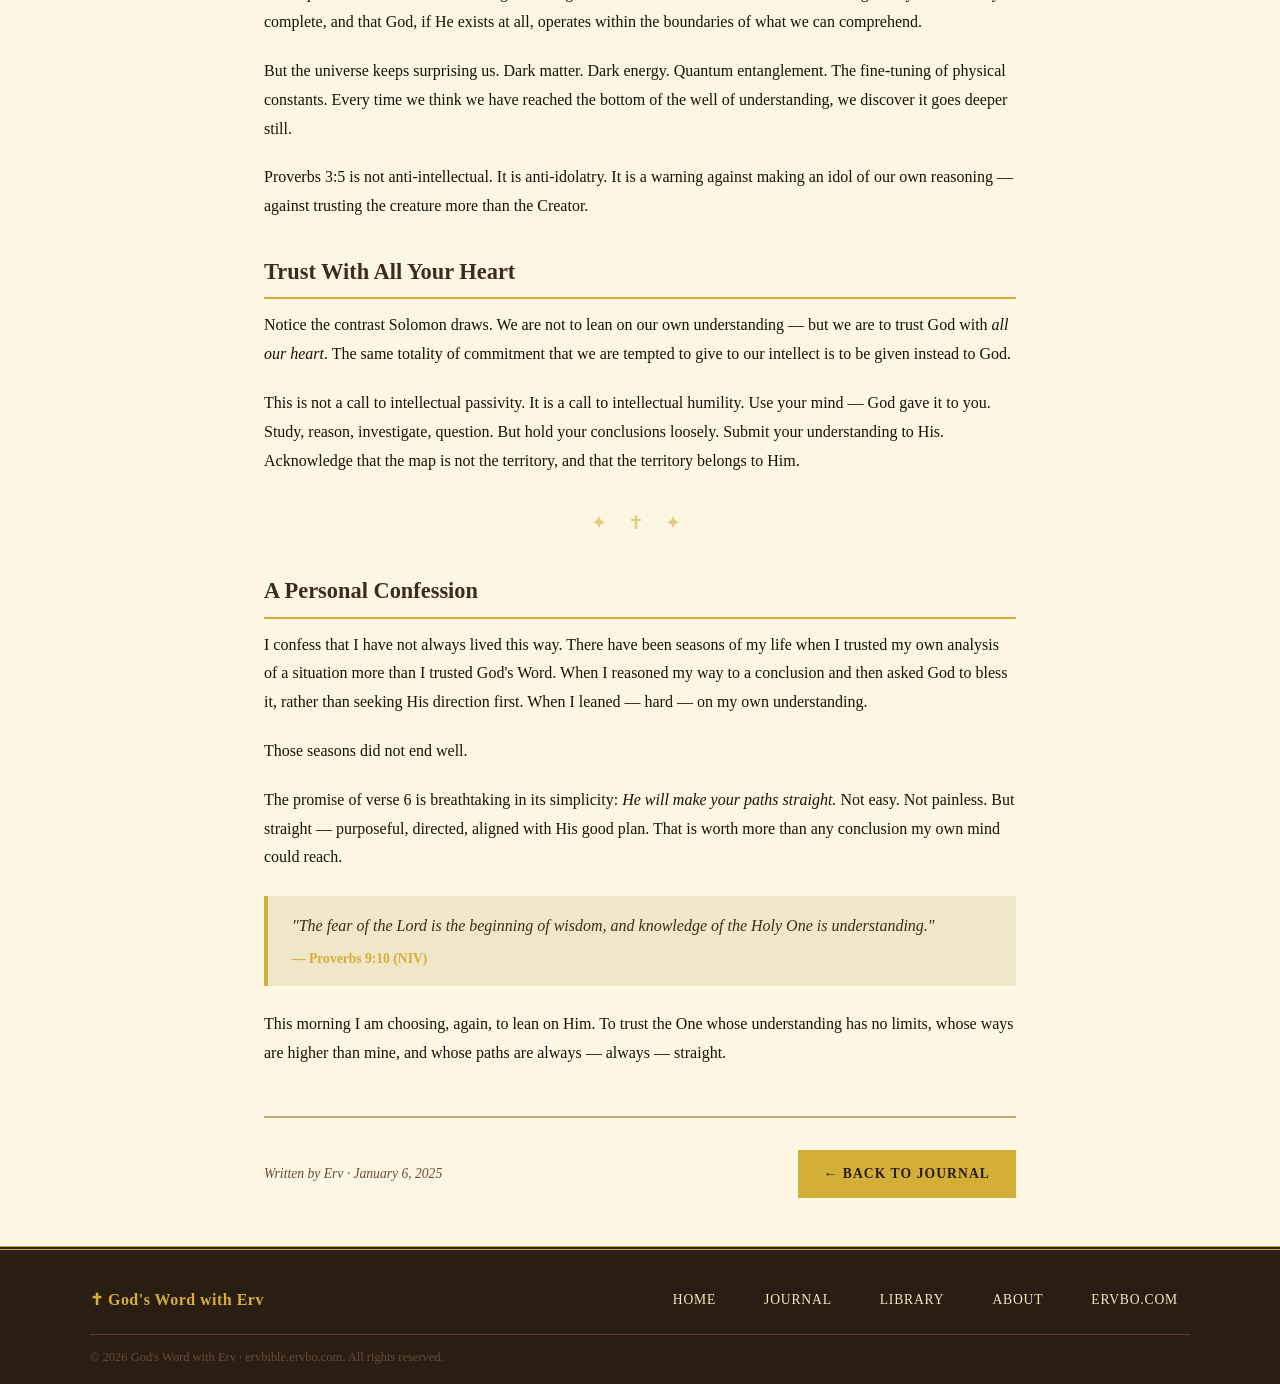
<file: post-proverbs-3.html>
<!DOCTYPE html>
<html lang="en">
<head>
  <meta charset="UTF-8">
  <meta name="viewport" content="width=device-width, initial-scale=1">
  <title>Morning Reflection: Proverbs 3:5–6 and the Limits of Human Reason | God's Word with Erv</title>
  <meta name="description" content="What does it mean to trust God with all your heart and lean not on your own understanding? A morning reflection on the limits of human reason.">
  <meta name="keywords" content="Proverbs 3, trust, journal, devotional, Scripture, reflection">
  <meta name="robots" content="index, follow">
  <meta name="author" content="Erv">
  <link rel="canonical" href="https://ervbible.ervbo.com/post-proverbs-3.html">
  <meta property="og:type" content="article">
  <meta property="og:title" content="Morning Reflection: Proverbs 3:5–6 and the Limits of Human Reason">
  <meta property="og:description" content="What does it mean to trust God with all your heart and lean not on your own understanding? A morning reflection on the limits of human reason.">
  <meta property="og:image" content="https://placehold.co/1200x630/3d2b1f/d4af37?text=Proverbs+3">
  <meta property="og:url" content="https://ervbible.ervbo.com/post-proverbs-3.html">
  <meta property="article:published_time" content="2025-01-06">
  <meta property="article:author" content="Erv">
  <meta name="twitter:card" content="summary_large_image">
  <meta name="twitter:title" content="Morning Reflection: Proverbs 3:5–6 and the Limits of Human Reason">
  <meta name="twitter:description" content="What does it mean to trust God with all your heart and lean not on your own understanding? A morning reflection on the limits of human reason.">
  <meta name="twitter:image" content="https://placehold.co/1200x630/3d2b1f/d4af37?text=Proverbs+3">
  <link rel="icon" type="image/svg+xml" href="data:image/svg+xml,%3Csvg xmlns='http://www.w3.org/2000/svg' viewBox='0 0 100 100'%3E%3Crect width='100' height='100' rx='12' fill='%233d2b1f'/%3E%3Ctext x='50' y='68' font-size='58' text-anchor='middle' font-family='Georgia,serif' fill='%23d4af37'%3E✝%3C/text%3E%3C/svg%3E">
  <script type="application/ld+json">
  {
    "@context": "https://schema.org",
    "@type": "BlogPosting",
    "headline": "Morning Reflection: Proverbs 3:5–6 and the Limits of Human Reason",
    "description": "What does it mean to trust God with all your heart and lean not on your own understanding? A morning reflection on the limits of human reason.",
    "image": "https://placehold.co/1200x630/3d2b1f/d4af37?text=Proverbs+3",
    "datePublished": "2025-01-06",
    "author": {
      "@type": "Person",
      "name": "Erv",
      "url": "https://ervbible.ervbo.com/"
    },
    "publisher": {
      "@type": "Organization",
      "name": "God's Word with Erv",
      "url": "https://ervbible.ervbo.com/"
    },
    "mainEntityOfPage": {
      "@type": "WebPage",
      "@id": "https://ervbible.ervbo.com/post-proverbs-3.html"
    }
  }
  </script>
  <style>
    :root {
      --mahogany: #3d2b1f;
      --mahogany-dark: #2a1d13;
      --mahogany-mid: #5c3d2e;
      --forest: #2d4a2d;
      --gold: #d4af37;
      --gold-light: #e8cc6a;
      --gold-pale: #f5e9c0;
      --cream: #fdf6e3;
      --parchment: #f0e6c8;
      --text-dark: #1a1008;
      --text-mid: #3d2b1f;
      --text-light: #6b4c35;
      --border: #c8a96e;
    }
    *, *::before, *::after { box-sizing: border-box; margin: 0; padding: 0; }
    html { scroll-behavior: smooth; }
    body { font-family: 'Georgia', 'Times New Roman', serif; background-color: var(--cream); color: var(--text-dark); line-height: 1.7; }
    header { position: sticky; top: 0; z-index: 100; background: var(--mahogany-dark); border-bottom: 3px solid var(--gold); box-shadow: 0 2px 12px rgba(0,0,0,0.4); }
    .header-inner { max-width: 1100px; margin: 0 auto; padding: 0 1.5rem; display: flex; align-items: center; justify-content: space-between; flex-wrap: wrap; gap: 0.5rem; min-height: 70px; }
    .logo { display: flex; align-items: center; gap: 0.6rem; text-decoration: none; }
    .logo-icon { font-size: 1.6rem; line-height: 1; }
    .logo-text { display: flex; flex-direction: column; line-height: 1.1; }
    .logo-title { font-size: clamp(1rem, 2.5vw, 1.25rem); color: var(--gold); font-weight: bold; letter-spacing: 0.03em; }
    .logo-sub { font-size: 0.65rem; color: var(--gold-pale); letter-spacing: 0.12em; text-transform: uppercase; font-style: italic; }
    nav { display: flex; align-items: center; gap: 0.25rem; flex-wrap: wrap; }
    nav a { color: var(--gold-pale); text-decoration: none; font-size: 0.85rem; letter-spacing: 0.06em; text-transform: uppercase; padding: 0.4rem 0.75rem; border-radius: 3px; transition: color 0.2s, background 0.2s; white-space: nowrap; }
    nav a:hover { color: var(--gold); background: rgba(212,175,55,0.1); }

    /* POST HERO */
    .post-hero { background: linear-gradient(135deg, var(--mahogany-dark) 0%, var(--forest) 100%); border-bottom: 4px double var(--gold); padding: 3.5rem 1.5rem; }
    .post-hero-inner { max-width: 800px; margin: 0 auto; }
    .back-link { display: inline-block; color: var(--gold); text-decoration: none; font-size: 0.8rem; letter-spacing: 0.08em; text-transform: uppercase; margin-bottom: 1.5rem; }
    .back-link:hover { color: var(--gold-light); }
    .post-tag { display: inline-block; font-size: 0.65rem; font-weight: bold; letter-spacing: 0.12em; text-transform: uppercase; padding: 0.2rem 0.6rem; margin-bottom: 1rem; border-radius: 2px; }
    .tag-journal { background: #f5ede8; color: var(--mahogany); }
    .post-title { font-size: clamp(1.6rem, 4vw, 2.4rem); color: var(--gold-light); line-height: 1.25; margin-bottom: 1rem; }
    .post-meta { font-size: 0.8rem; color: var(--border); letter-spacing: 0.05em; }

    /* POST BODY */
    .post-wrap { max-width: 800px; margin: 0 auto; padding: 3rem 1.5rem; }
    .post-body h2 { font-size: 1.4rem; color: var(--mahogany); margin: 2rem 0 0.75rem; padding-bottom: 0.4rem; border-bottom: 2px solid var(--gold); }
    .post-body h3 { font-size: 1.1rem; color: var(--forest); margin: 1.5rem 0 0.5rem; }
    .post-body p { margin-bottom: 1.25rem; font-size: 1rem; color: var(--text-dark); line-height: 1.8; }
    .post-body blockquote { border-left: 4px solid var(--gold); background: var(--parchment); padding: 1rem 1.5rem; margin: 1.5rem 0; font-style: italic; color: var(--text-mid); }
    .post-body blockquote cite { display: block; font-size: 0.85rem; color: var(--gold); font-weight: bold; margin-top: 0.5rem; font-style: normal; }
    .scripture-box { background: var(--mahogany-dark); border: 2px solid var(--gold); padding: 1.5rem 2rem; margin: 2rem 0; }
    .scripture-box p { color: var(--gold-pale); font-style: italic; font-size: 1.05rem; margin-bottom: 0.5rem; }
    .scripture-box cite { color: var(--gold); font-size: 0.85rem; font-weight: bold; font-style: normal; }
    .ornament { text-align: center; color: var(--gold); font-size: 1.2rem; letter-spacing: 0.5rem; margin: 2rem 0; opacity: 0.6; }
    .post-footer { border-top: 2px solid var(--border); padding-top: 2rem; margin-top: 3rem; display: flex; justify-content: space-between; align-items: center; flex-wrap: wrap; gap: 1rem; }
    .post-footer .author { font-size: 0.85rem; color: var(--text-light); font-style: italic; }
    .btn { display: inline-block; background: var(--gold); color: var(--mahogany-dark); text-decoration: none; font-size: 0.85rem; font-weight: bold; letter-spacing: 0.08em; text-transform: uppercase; padding: 0.65rem 1.5rem; border: 2px solid var(--gold); transition: background 0.2s, color 0.2s; }
    .btn:hover { background: transparent; color: var(--gold); }

    footer { background: var(--mahogany-dark); border-top: 4px double var(--gold); padding: 2rem 1.5rem 1rem; }
    .footer-inner { max-width: 1100px; margin: 0 auto; display: flex; justify-content: space-between; align-items: center; flex-wrap: wrap; gap: 1rem; margin-bottom: 1rem; }
    .footer-brand .logo-title { color: var(--gold); font-size: 1rem; }
    .footer-nav a { color: var(--gold-pale); text-decoration: none; font-size: 0.85rem; margin-left: 1.25rem; }
    .footer-nav a:hover { color: var(--gold); }
    .footer-bottom { max-width: 1100px; margin: 0 auto; border-top: 1px solid var(--mahogany-mid); padding-top: 0.75rem; }
    .footer-bottom p { color: var(--text-light); font-size: 0.78rem; }
    @media (max-width: 600px) { .post-footer { flex-direction: column; } }
  </style>
</head>
<body>

<header>
  <div class="header-inner">
    <a class='logo' href='/'>
      <span class="logo-icon">✝</span>
      <span class="logo-text">
        <span class="logo-title">God's Word with Erv</span>
        <span class="logo-sub">Scripture · Science · Truth</span>
      </span>
    </a>
    <nav aria-label="Main navigation">
      <a href='/'>Home</a>
      <a href='/#journal'>Journal</a>
      <a href='/library'>Library</a>
      <a href='/#resources'>Resources</a>
      <a href='/#about'>About</a>
    <a href="https://ervbo.com/">ervbo.com</a></nav>
  </div>
</header>

<section class="post-hero">
  <div class="post-hero-inner">
    <a class='back-link' href='/#journal'>← Back to Journal</a>
    <span class="post-tag tag-journal">Journal</span>
    <h1 class="post-title">Morning Reflection: Proverbs 3:5–6 and the Limits of Human Reason</h1>
    <p class="post-meta">January 6, 2025 &nbsp;·&nbsp; Journal &nbsp;·&nbsp; 6 min read &nbsp;·&nbsp; By Erv</p>
  </div>
</section>

<main class="post-wrap">
  <article class="post-body">
    <blockquote>
        "Trust in the Lord with all your heart and lean not on your own understanding; in all your ways submit to him, and he will make your paths straight."
        <cite>— Proverbs 3:5–6 (NIV)</cite>
      </blockquote>

      <p>I have read these two verses hundreds of times. They were among the first I memorized as a young believer. They are printed on bookmarks, embroidered on pillows, quoted at graduations and funerals alike. And yet this morning, sitting with my coffee before the sun came up, they stopped me cold again.</p>

      <p><em>Lean not on your own understanding.</em></p>

      <p>For a man who has spent his life in mathematics and physics — disciplines built entirely on human understanding — this is a remarkable command. Not a suggestion. A command.</p>

      <div class="ornament">✦ ✝ ✦</div>

      <h2>What Does It Mean to "Lean"?</h2>

      <p>The Hebrew word translated "lean" is <em>sha'an</em> — to rest upon, to support oneself against, to put one's full weight on something. It is the image of a man leaning against a wall, trusting it to hold him up. Solomon is not saying "don't think." He is saying "don't put your full weight on your own thinking."</p>

      <p>There is a profound difference between using your mind and trusting your mind absolutely. Every scientist knows this distinction — the history of science is littered with brilliant men who were absolutely certain they were right and absolutely wrong. Newtonian mechanics was the gold standard of human reason for two centuries. Then Einstein came along.</p>

      <p>Human understanding, however brilliant, is always provisional. Always partial. Always seeing through a glass darkly.</p>

      <blockquote>
        "For my thoughts are not your thoughts, neither are your ways my ways, declares the Lord. As the heavens are higher than the earth, so are my ways higher than your ways and my thoughts than your thoughts."
        <cite>— Isaiah 55:8–9 (NIV)</cite>
      </blockquote>

      <div class="ornament">✦ ✝ ✦</div>

      <h2>The Arrogance of Certainty</h2>

      <p>One of the great temptations of an educated mind is the arrogance of certainty. The more we know, the more we can be tempted to believe that we have figured things out — that our framework for understanding reality is essentially complete, and that God, if He exists at all, operates within the boundaries of what we can comprehend.</p>

      <p>But the universe keeps surprising us. Dark matter. Dark energy. Quantum entanglement. The fine-tuning of physical constants. Every time we think we have reached the bottom of the well of understanding, we discover it goes deeper still.</p>

      <p>Proverbs 3:5 is not anti-intellectual. It is anti-idolatry. It is a warning against making an idol of our own reasoning — against trusting the creature more than the Creator.</p>

      <h2>Trust With All Your Heart</h2>

      <p>Notice the contrast Solomon draws. We are not to lean on our own understanding — but we are to trust God with <em>all our heart</em>. The same totality of commitment that we are tempted to give to our intellect is to be given instead to God.</p>

      <p>This is not a call to intellectual passivity. It is a call to intellectual humility. Use your mind — God gave it to you. Study, reason, investigate, question. But hold your conclusions loosely. Submit your understanding to His. Acknowledge that the map is not the territory, and that the territory belongs to Him.</p>

      <div class="ornament">✦ ✝ ✦</div>

      <h2>A Personal Confession</h2>

      <p>I confess that I have not always lived this way. There have been seasons of my life when I trusted my own analysis of a situation more than I trusted God's Word. When I reasoned my way to a conclusion and then asked God to bless it, rather than seeking His direction first. When I leaned — hard — on my own understanding.</p>

      <p>Those seasons did not end well.</p>

      <p>The promise of verse 6 is breathtaking in its simplicity: <em>He will make your paths straight.</em> Not easy. Not painless. But straight — purposeful, directed, aligned with His good plan. That is worth more than any conclusion my own mind could reach.</p>

      <blockquote>
        "The fear of the Lord is the beginning of wisdom, and knowledge of the Holy One is understanding."
        <cite>— Proverbs 9:10 (NIV)</cite>
      </blockquote>

      <p>This morning I am choosing, again, to lean on Him. To trust the One whose understanding has no limits, whose ways are higher than mine, and whose paths are always — always — straight.</p>
  </article>

  <div class="post-footer">
    <span class="author">Written by Erv · January 6, 2025</span>
    <a class='btn' href='/#journal'>← Back to Journal</a>
  </div>
</main>

<footer>
  <div class="footer-inner">
    <div class="footer-brand">
      <div class="logo-title">✝ God's Word with Erv</div>
    </div>
    <nav class="footer-nav" aria-label="Footer navigation">
      <a href='/'>Home</a>
      <a href='/#journal'>Journal</a>
      <a href='/library'>Library</a>
      <a href='/#about'>About</a>
    <a href="https://ervbo.com/">ervbo.com</a></nav>
  </div>
  <div class="footer-bottom">
    <p>© <span id="footer-year">2025</span> God's Word with Erv · ervbible.ervbo.com. All rights reserved.</p>
  </div>
</footer>

<script>
  (function(){
    var y = document.getElementById('footer-year');
    if (y) y.textContent = new Date().getFullYear();
  })();
</script>

</body>
</html>
</file>
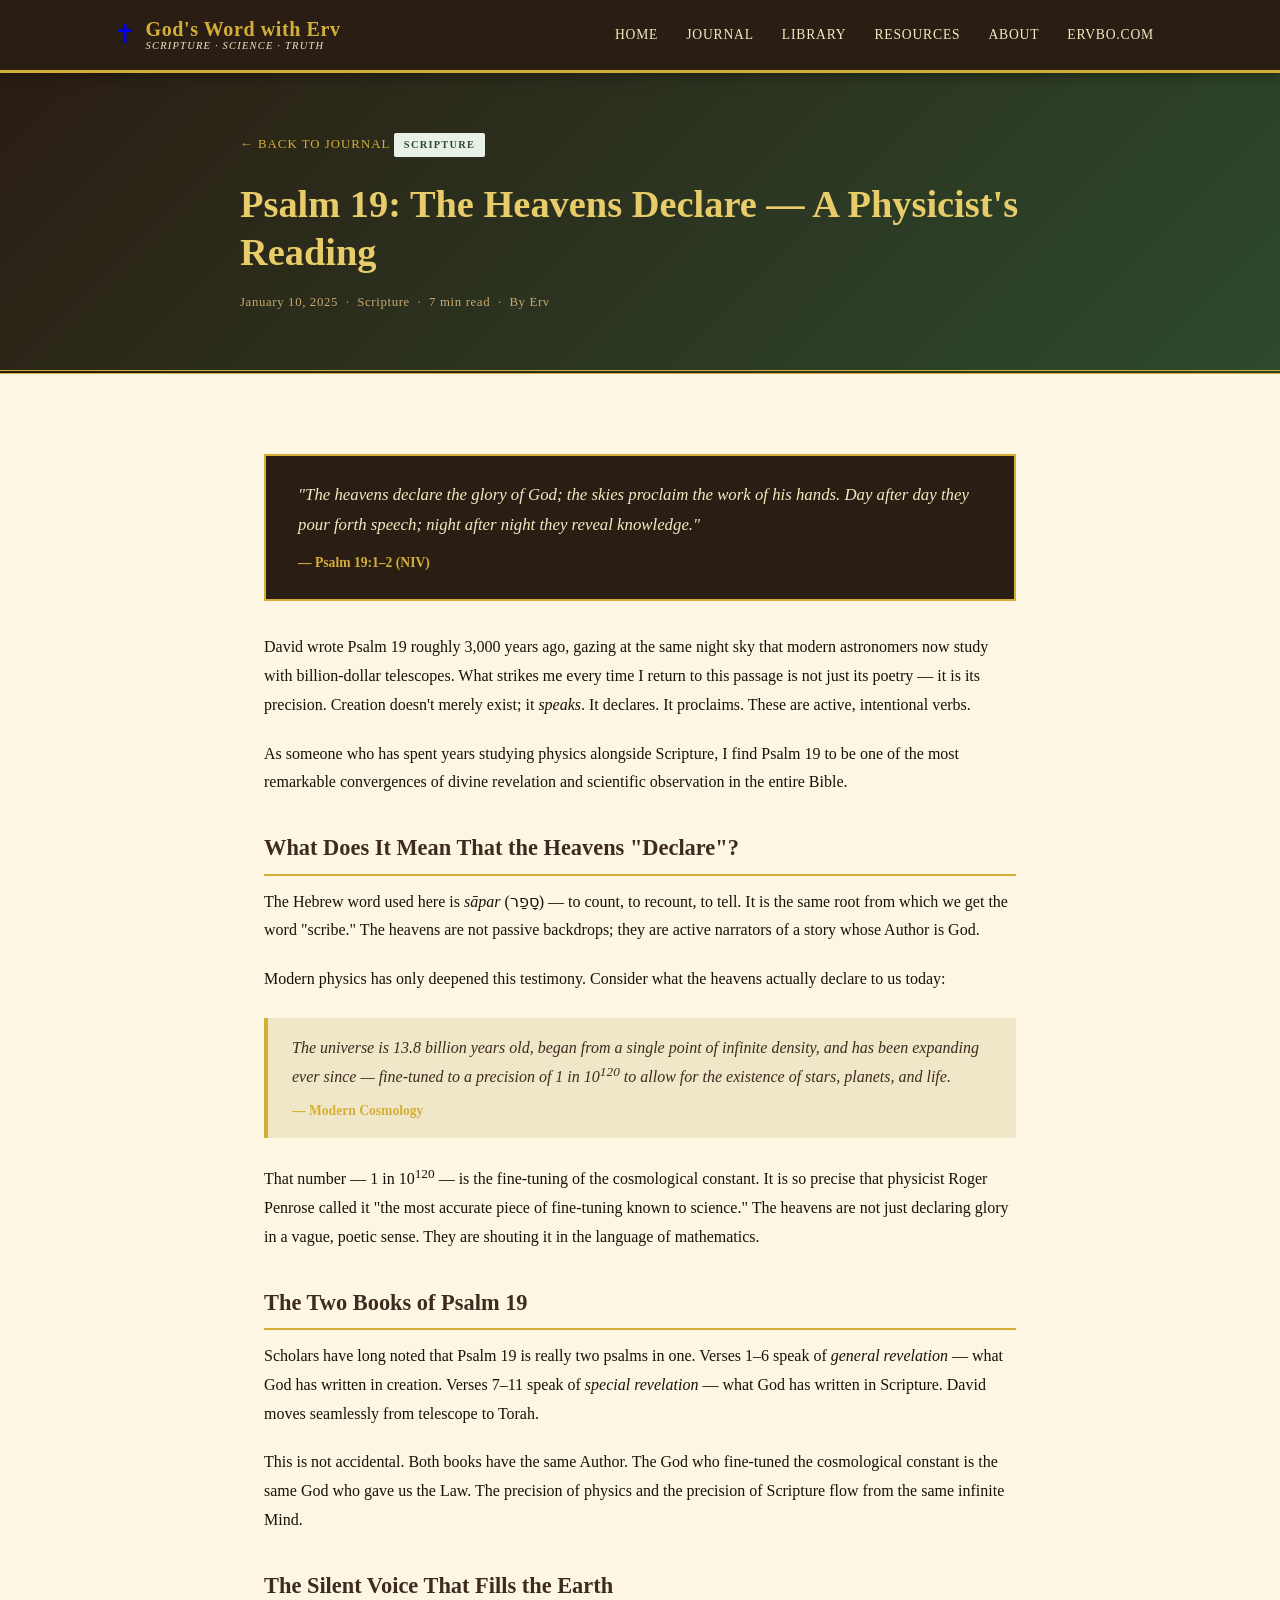
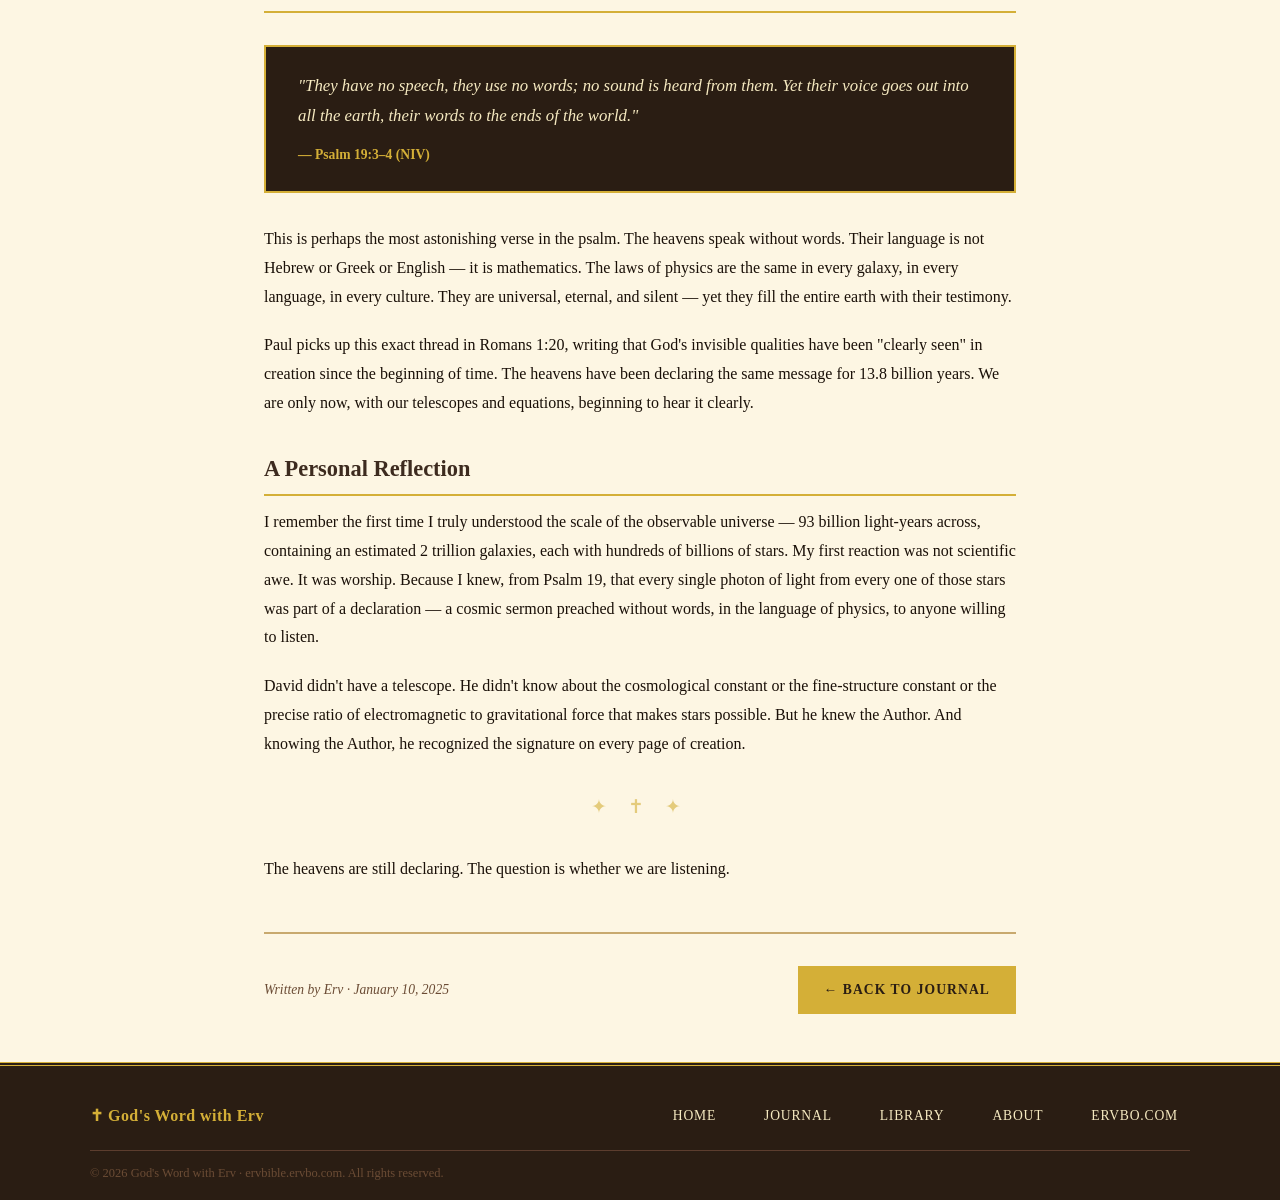
<file: post-psalm-19.html>
<!DOCTYPE html>
<html lang="en">
<head>
  <meta charset="UTF-8">
  <meta name="viewport" content="width=device-width, initial-scale=1">
  <title>Psalm 19: The Heavens Declare — A Physicist's Reading | God's Word with Erv</title>
  <meta name="description" content="What does it mean that creation speaks? Exploring the cosmic testimony of Psalm 19 through the lens of modern physics and cosmology.">
  <meta name="keywords" content="Psalm 19, Bible study, physics, cosmology, creation, Scripture">
  <meta name="robots" content="index, follow">
  <meta property="og:title" content="Psalm 19: The Heavens Declare — A Physicist's Reading">
  <meta property="og:description" content="What does it mean that creation speaks? Exploring the cosmic testimony of Psalm 19 through the lens of modern physics and cosmology.">
  <meta property="og:image" content="https://placehold.co/1200x630/2d4a2d/f5e9c0?text=Psalm+19">
  <meta property="og:url" content="https://ervbible.ervbo.com/post-psalm-19.html">
  <meta name="twitter:card" content="summary_large_image">
  <meta name="twitter:title" content="Psalm 19: The Heavens Declare — A Physicist's Reading">
  <meta name="twitter:description" content="What does it mean that creation speaks? Exploring the cosmic testimony of Psalm 19 through the lens of modern physics and cosmology.">
  <meta name="twitter:image" content="https://placehold.co/1200x630/2d4a2d/f5e9c0?text=Psalm+19">
  <link rel="canonical" href="https://ervbible.ervbo.com/post-psalm-19.html">
  <meta name="author" content="Erv">
  <meta property="og:type" content="article">
  <meta property="article:published_time" content="2025-01-10">
  <meta property="article:author" content="Erv">
  <link rel="icon" type="image/svg+xml" href="data:image/svg+xml,%3Csvg xmlns='http://www.w3.org/2000/svg' viewBox='0 0 100 100'%3E%3Crect width='100' height='100' rx='12' fill='%233d2b1f'/%3E%3Ctext x='50' y='68' font-size='58' text-anchor='middle' font-family='Georgia,serif' fill='%23d4af37'%3E✝%3C/text%3E%3C/svg%3E">
  <style>
    :root {
      --mahogany: #3d2b1f;
      --mahogany-dark: #2a1d13;
      --mahogany-mid: #5c3d2e;
      --forest: #2d4a2d;
      --gold: #d4af37;
      --gold-light: #e8cc6a;
      --gold-pale: #f5e9c0;
      --cream: #fdf6e3;
      --parchment: #f0e6c8;
      --text-dark: #1a1008;
      --text-mid: #3d2b1f;
      --text-light: #6b4c35;
      --border: #c8a96e;
    }
    *, *::before, *::after { box-sizing: border-box; margin: 0; padding: 0; }
    html { scroll-behavior: smooth; }
    body { font-family: 'Georgia', 'Times New Roman', serif; background-color: var(--cream); color: var(--text-dark); line-height: 1.7; }
    header { position: sticky; top: 0; z-index: 100; background: var(--mahogany-dark); border-bottom: 3px solid var(--gold); box-shadow: 0 2px 12px rgba(0,0,0,0.4); }
    .header-inner { max-width: 1100px; margin: 0 auto; padding: 0 1.5rem; display: flex; align-items: center; justify-content: space-between; flex-wrap: wrap; gap: 0.5rem; min-height: 70px; }
    .logo { display: flex; align-items: center; gap: 0.6rem; text-decoration: none; }
    .logo-icon { font-size: 1.6rem; line-height: 1; }
    .logo-text { display: flex; flex-direction: column; line-height: 1.1; }
    .logo-title { font-size: clamp(1rem, 2.5vw, 1.25rem); color: var(--gold); font-weight: bold; letter-spacing: 0.03em; }
    .logo-sub { font-size: 0.65rem; color: var(--gold-pale); letter-spacing: 0.12em; text-transform: uppercase; font-style: italic; }
    nav { display: flex; align-items: center; gap: 0.25rem; flex-wrap: wrap; }
    nav a { color: var(--gold-pale); text-decoration: none; font-size: 0.85rem; letter-spacing: 0.06em; text-transform: uppercase; padding: 0.4rem 0.75rem; border-radius: 3px; transition: color 0.2s, background 0.2s; white-space: nowrap; }
    nav a:hover { color: var(--gold); background: rgba(212,175,55,0.1); }

    /* POST HERO */
    .post-hero { background: linear-gradient(135deg, var(--mahogany-dark) 0%, var(--forest) 100%); border-bottom: 4px double var(--gold); padding: 3.5rem 1.5rem; }
    .post-hero-inner { max-width: 800px; margin: 0 auto; }
    .back-link { display: inline-block; color: var(--gold); text-decoration: none; font-size: 0.8rem; letter-spacing: 0.08em; text-transform: uppercase; margin-bottom: 1.5rem; }
    .back-link:hover { color: var(--gold-light); }
    .post-tag { display: inline-block; font-size: 0.65rem; font-weight: bold; letter-spacing: 0.12em; text-transform: uppercase; padding: 0.2rem 0.6rem; margin-bottom: 1rem; border-radius: 2px; }
    .tag-scripture { background: #e8f0e8; color: var(--forest); }
    .post-title { font-size: clamp(1.6rem, 4vw, 2.4rem); color: var(--gold-light); line-height: 1.25; margin-bottom: 1rem; }
    .post-meta { font-size: 0.8rem; color: var(--border); letter-spacing: 0.05em; }

    /* POST BODY */
    .post-wrap { max-width: 800px; margin: 0 auto; padding: 3rem 1.5rem; }
    .post-body h2 { font-size: 1.4rem; color: var(--mahogany); margin: 2rem 0 0.75rem; padding-bottom: 0.4rem; border-bottom: 2px solid var(--gold); }
    .post-body h3 { font-size: 1.1rem; color: var(--forest); margin: 1.5rem 0 0.5rem; }
    .post-body p { margin-bottom: 1.25rem; font-size: 1rem; color: var(--text-dark); line-height: 1.8; }
    .post-body blockquote { border-left: 4px solid var(--gold); background: var(--parchment); padding: 1rem 1.5rem; margin: 1.5rem 0; font-style: italic; color: var(--text-mid); }
    .post-body blockquote cite { display: block; font-size: 0.85rem; color: var(--gold); font-weight: bold; margin-top: 0.5rem; font-style: normal; }
    .scripture-box { background: var(--mahogany-dark); border: 2px solid var(--gold); padding: 1.5rem 2rem; margin: 2rem 0; }
    .scripture-box p { color: var(--gold-pale); font-style: italic; font-size: 1.05rem; margin-bottom: 0.5rem; }
    .scripture-box cite { color: var(--gold); font-size: 0.85rem; font-weight: bold; font-style: normal; }
    .ornament { text-align: center; color: var(--gold); font-size: 1.2rem; letter-spacing: 0.5rem; margin: 2rem 0; opacity: 0.6; }
    .post-footer { border-top: 2px solid var(--border); padding-top: 2rem; margin-top: 3rem; display: flex; justify-content: space-between; align-items: center; flex-wrap: wrap; gap: 1rem; }
    .post-footer .author { font-size: 0.85rem; color: var(--text-light); font-style: italic; }
    .btn { display: inline-block; background: var(--gold); color: var(--mahogany-dark); text-decoration: none; font-size: 0.85rem; font-weight: bold; letter-spacing: 0.08em; text-transform: uppercase; padding: 0.65rem 1.5rem; border: 2px solid var(--gold); transition: background 0.2s, color 0.2s; }
    .btn:hover { background: transparent; color: var(--gold); }

    footer { background: var(--mahogany-dark); border-top: 4px double var(--gold); padding: 2rem 1.5rem 1rem; }
    .footer-inner { max-width: 1100px; margin: 0 auto; display: flex; justify-content: space-between; align-items: center; flex-wrap: wrap; gap: 1rem; margin-bottom: 1rem; }
    .footer-brand .logo-title { color: var(--gold); font-size: 1rem; }
    .footer-nav a { color: var(--gold-pale); text-decoration: none; font-size: 0.85rem; margin-left: 1.25rem; }
    .footer-nav a:hover { color: var(--gold); }
    .footer-bottom { max-width: 1100px; margin: 0 auto; border-top: 1px solid var(--mahogany-mid); padding-top: 0.75rem; }
    .footer-bottom p { color: var(--text-light); font-size: 0.78rem; }
    @media (max-width: 600px) { .post-footer { flex-direction: column; } }
  </style>
  <script type="application/ld+json">
  {
    "@context": "https://schema.org",
    "@type": "BlogPosting",
    "headline": "Psalm 19: The Heavens Declare — A Physicist’s Reading",
    "description": "What does it mean that creation speaks? Exploring the cosmic testimony of Psalm 19 through the lens of modern physics and cosmology.",
    "image": "https://placehold.co/1200x630/2d4a2d/f5e9c0?text=Psalm+19",
    "datePublished": "2025-01-10",
    "author": {
      "@type": "Person",
      "name": "Erv",
      "url": "https://ervbible.ervbo.com/"
    },
    "publisher": {
      "@type": "Organization",
      "name": "God's Word with Erv",
      "url": "https://ervbible.ervbo.com/"
    },
    "mainEntityOfPage": {
      "@type": "WebPage",
      "@id": "https://ervbible.ervbo.com/post-psalm-19.html"
    }
  }
  </script>
</head>
<body>

<header>
  <div class="header-inner">
    <a class='logo' href='/'>
      <span class="logo-icon">✝</span>
      <span class="logo-text">
        <span class="logo-title">God's Word with Erv</span>
        <span class="logo-sub">Scripture · Science · Truth</span>
      </span>
    </a>
    <nav aria-label="Main navigation">
      <a href='/'>Home</a>
      <a href='/#journal'>Journal</a>
      <a href='/library'>Library</a>
      <a href='/#resources'>Resources</a>
      <a href='/#about'>About</a>
    <a href="https://ervbo.com/">ervbo.com</a></nav>
  </div>
</header>

<section class="post-hero">
  <div class="post-hero-inner">
    <a class='back-link' href='/#journal'>← Back to Journal</a>
    <span class="post-tag tag-scripture">Scripture</span>
    <h1 class="post-title">Psalm 19: The Heavens Declare — A Physicist's Reading</h1>
    <p class="post-meta">January 10, 2025 &nbsp;·&nbsp; Scripture &nbsp;·&nbsp; 7 min read &nbsp;·&nbsp; By Erv</p>
  </div>
</section>

<main class="post-wrap">
  <article class="post-body">

    <div class="scripture-box">
      <p>"The heavens declare the glory of God; the skies proclaim the work of his hands. Day after day they pour forth speech; night after night they reveal knowledge."</p>
      <cite>— Psalm 19:1–2 (NIV)</cite>
    </div>

    <p>David wrote Psalm 19 roughly 3,000 years ago, gazing at the same night sky that modern astronomers now study with billion-dollar telescopes. What strikes me every time I return to this passage is not just its poetry — it is its precision. Creation doesn't merely exist; it <em>speaks</em>. It declares. It proclaims. These are active, intentional verbs.</p>

    <p>As someone who has spent years studying physics alongside Scripture, I find Psalm 19 to be one of the most remarkable convergences of divine revelation and scientific observation in the entire Bible.</p>

    <h2>What Does It Mean That the Heavens "Declare"?</h2>

    <p>The Hebrew word used here is <em>sāpar</em> (סָפַר) — to count, to recount, to tell. It is the same root from which we get the word "scribe." The heavens are not passive backdrops; they are active narrators of a story whose Author is God.</p>

    <p>Modern physics has only deepened this testimony. Consider what the heavens actually declare to us today:</p>

    <blockquote>
      The universe is 13.8 billion years old, began from a single point of infinite density, and has been expanding ever since — fine-tuned to a precision of 1 in 10<sup>120</sup> to allow for the existence of stars, planets, and life.
      <cite>— Modern Cosmology</cite>
    </blockquote>

    <p>That number — 1 in 10<sup>120</sup> — is the fine-tuning of the cosmological constant. It is so precise that physicist Roger Penrose called it "the most accurate piece of fine-tuning known to science." The heavens are not just declaring glory in a vague, poetic sense. They are shouting it in the language of mathematics.</p>

    <h2>The Two Books of Psalm 19</h2>

    <p>Scholars have long noted that Psalm 19 is really two psalms in one. Verses 1–6 speak of <em>general revelation</em> — what God has written in creation. Verses 7–11 speak of <em>special revelation</em> — what God has written in Scripture. David moves seamlessly from telescope to Torah.</p>

    <p>This is not accidental. Both books have the same Author. The God who fine-tuned the cosmological constant is the same God who gave us the Law. The precision of physics and the precision of Scripture flow from the same infinite Mind.</p>

    <h2>The Silent Voice That Fills the Earth</h2>

    <div class="scripture-box">
      <p>"They have no speech, they use no words; no sound is heard from them. Yet their voice goes out into all the earth, their words to the ends of the world."</p>
      <cite>— Psalm 19:3–4 (NIV)</cite>
    </div>

    <p>This is perhaps the most astonishing verse in the psalm. The heavens speak without words. Their language is not Hebrew or Greek or English — it is mathematics. The laws of physics are the same in every galaxy, in every language, in every culture. They are universal, eternal, and silent — yet they fill the entire earth with their testimony.</p>

    <p>Paul picks up this exact thread in Romans 1:20, writing that God's invisible qualities have been "clearly seen" in creation since the beginning of time. The heavens have been declaring the same message for 13.8 billion years. We are only now, with our telescopes and equations, beginning to hear it clearly.</p>

    <h2>A Personal Reflection</h2>

    <p>I remember the first time I truly understood the scale of the observable universe — 93 billion light-years across, containing an estimated 2 trillion galaxies, each with hundreds of billions of stars. My first reaction was not scientific awe. It was worship. Because I knew, from Psalm 19, that every single photon of light from every one of those stars was part of a declaration — a cosmic sermon preached without words, in the language of physics, to anyone willing to listen.</p>

    <p>David didn't have a telescope. He didn't know about the cosmological constant or the fine-structure constant or the precise ratio of electromagnetic to gravitational force that makes stars possible. But he knew the Author. And knowing the Author, he recognized the signature on every page of creation.</p>

    <div class="ornament">✦ ✝ ✦</div>

    <p>The heavens are still declaring. The question is whether we are listening.</p>

  </article>

  <div class="post-footer">
    <span class="author">Written by Erv · January 10, 2025</span>
    <a class='btn' href='/#journal'>← Back to Journal</a>
  </div>
</main>

<footer>
  <div class="footer-inner">
    <div class="footer-brand">
      <div class="logo-title">✝ God's Word with Erv</div>
    </div>
    <nav class="footer-nav" aria-label="Footer navigation">
      <a href='/'>Home</a>
      <a href='/#journal'>Journal</a>
      <a href='/library'>Library</a>
      <a href='/#about'>About</a>
    <a href="https://ervbo.com/">ervbo.com</a></nav>
  </div>
  <div class="footer-bottom">
    <p>© <span id="footer-year">2025</span> God's Word with Erv · ervbible.ervbo.com. All rights reserved.</p>
  </div>
</footer>


<script>
  (function(){
    var y = document.getElementById('footer-year');
    if (y) y.textContent = new Date().getFullYear();
  })();
</script>

</body>
</html>
</file>
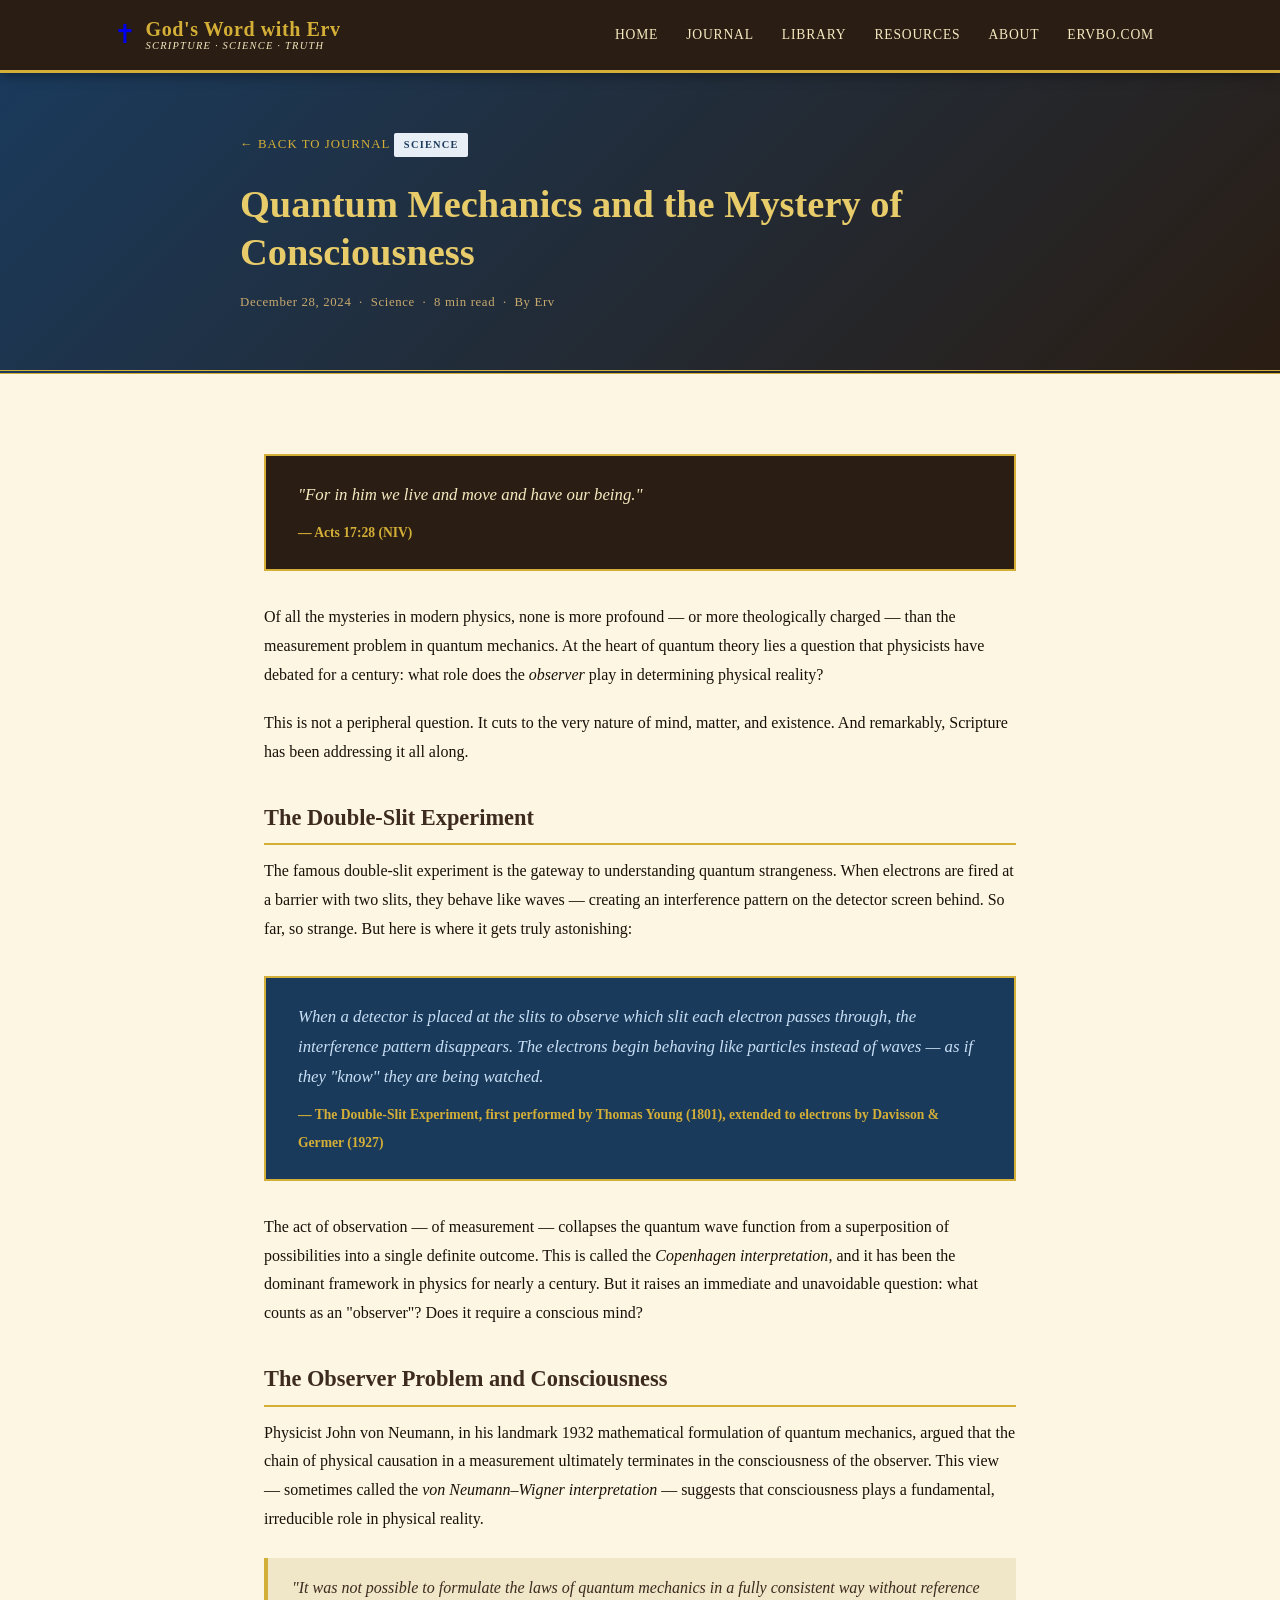
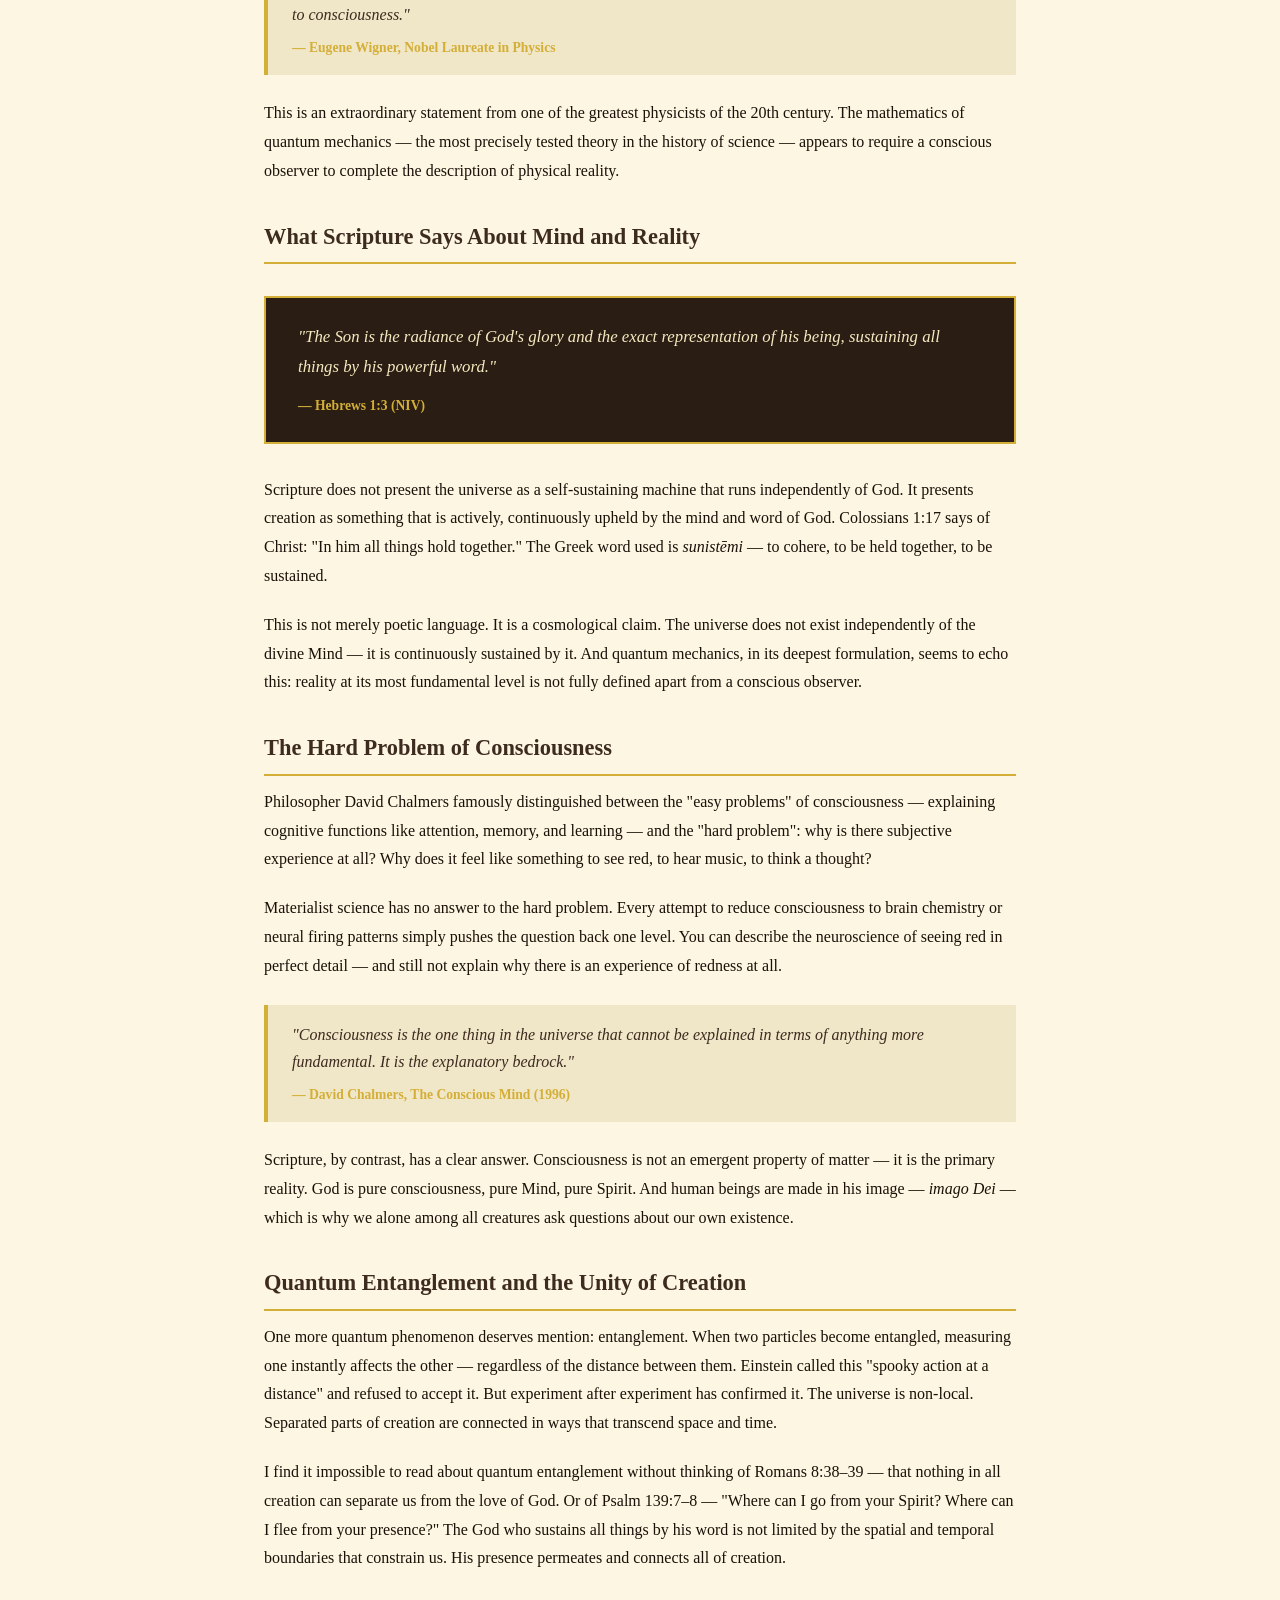
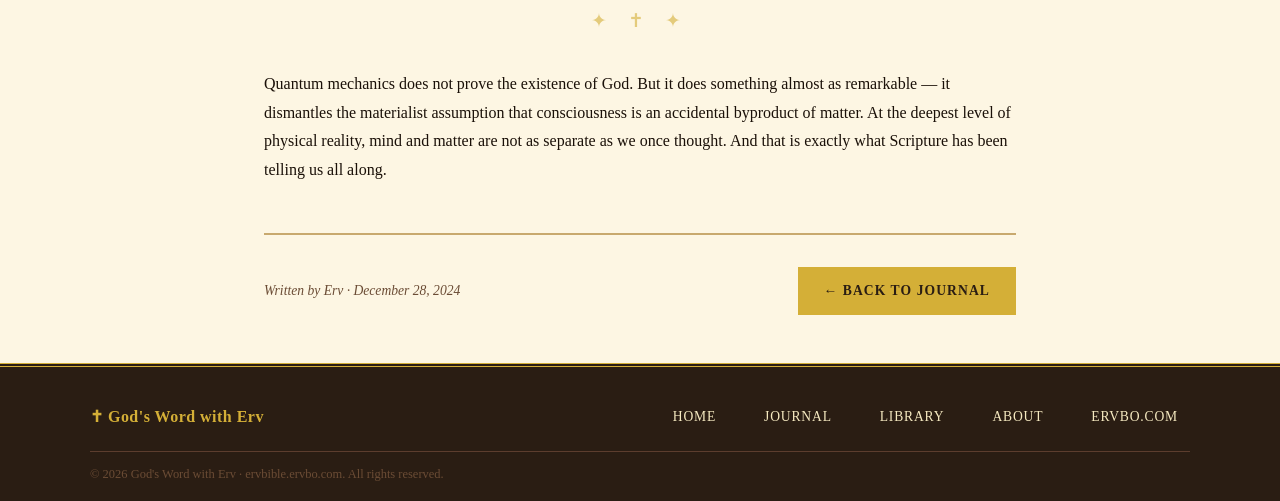
<file: post-quantum.html>
<!DOCTYPE html>
<html lang="en">
<head>
  <meta charset="UTF-8">
  <meta name="viewport" content="width=device-width, initial-scale=1">
  <title>Quantum Mechanics and the Mystery of Consciousness | God's Word with Erv</title>
  <meta name="description" content="The observer problem in quantum physics raises profound questions about the nature of mind and reality — questions Scripture has long addressed.">
  <meta name="keywords" content="quantum mechanics, consciousness, Bible, Scripture, physics, faith and science">
  <meta name="robots" content="index, follow">
  <meta property="og:title" content="Quantum Mechanics and the Mystery of Consciousness">
  <meta property="og:description" content="The observer problem in quantum physics raises profound questions about the nature of mind and reality — questions Scripture has long addressed.">
  <meta property="og:image" content="https://placehold.co/1200x630/1a3a5c/f5e9c0?text=Quantum+%26+Consciousness">
  <meta property="og:url" content="https://ervbible.ervbo.com/post-quantum.html">
  <meta name="twitter:card" content="summary_large_image">
  <meta name="twitter:title" content="Quantum Mechanics and the Mystery of Consciousness">
  <meta name="twitter:description" content="The observer problem in quantum physics raises profound questions about the nature of mind and reality — questions Scripture has long addressed.">
  <meta name="twitter:image" content="https://placehold.co/1200x630/1a3a5c/f5e9c0?text=Quantum+%26+Consciousness">
  <link rel="canonical" href="https://ervbible.ervbo.com/post-quantum.html">
  <meta name="author" content="Erv">
  <meta property="og:type" content="article">
  <meta property="article:published_time" content="2024-12-28">
  <meta property="article:author" content="Erv">
  <link rel="icon" type="image/svg+xml" href="data:image/svg+xml,%3Csvg xmlns='http://www.w3.org/2000/svg' viewBox='0 0 100 100'%3E%3Crect width='100' height='100' rx='12' fill='%233d2b1f'/%3E%3Ctext x='50' y='68' font-size='58' text-anchor='middle' font-family='Georgia,serif' fill='%23d4af37'%3E✝%3C/text%3E%3C/svg%3E">
  <style>
    :root {
      --mahogany: #3d2b1f;
      --mahogany-dark: #2a1d13;
      --mahogany-mid: #5c3d2e;
      --forest: #2d4a2d;
      --gold: #d4af37;
      --gold-light: #e8cc6a;
      --gold-pale: #f5e9c0;
      --cream: #fdf6e3;
      --parchment: #f0e6c8;
      --text-dark: #1a1008;
      --text-mid: #3d2b1f;
      --text-light: #6b4c35;
      --border: #c8a96e;
    }
    *, *::before, *::after { box-sizing: border-box; margin: 0; padding: 0; }
    html { scroll-behavior: smooth; }
    body { font-family: 'Georgia', 'Times New Roman', serif; background-color: var(--cream); color: var(--text-dark); line-height: 1.7; }
    header { position: sticky; top: 0; z-index: 100; background: var(--mahogany-dark); border-bottom: 3px solid var(--gold); box-shadow: 0 2px 12px rgba(0,0,0,0.4); }
    .header-inner { max-width: 1100px; margin: 0 auto; padding: 0 1.5rem; display: flex; align-items: center; justify-content: space-between; flex-wrap: wrap; gap: 0.5rem; min-height: 70px; }
    .logo { display: flex; align-items: center; gap: 0.6rem; text-decoration: none; }
    .logo-icon { font-size: 1.6rem; line-height: 1; }
    .logo-text { display: flex; flex-direction: column; line-height: 1.1; }
    .logo-title { font-size: clamp(1rem, 2.5vw, 1.25rem); color: var(--gold); font-weight: bold; letter-spacing: 0.03em; }
    .logo-sub { font-size: 0.65rem; color: var(--gold-pale); letter-spacing: 0.12em; text-transform: uppercase; font-style: italic; }
    nav { display: flex; align-items: center; gap: 0.25rem; flex-wrap: wrap; }
    nav a { color: var(--gold-pale); text-decoration: none; font-size: 0.85rem; letter-spacing: 0.06em; text-transform: uppercase; padding: 0.4rem 0.75rem; border-radius: 3px; transition: color 0.2s, background 0.2s; white-space: nowrap; }
    nav a:hover { color: var(--gold); background: rgba(212,175,55,0.1); }

    .post-hero { background: linear-gradient(135deg, #1a3a5c 0%, var(--mahogany-dark) 100%); border-bottom: 4px double var(--gold); padding: 3.5rem 1.5rem; }
    .post-hero-inner { max-width: 800px; margin: 0 auto; }
    .back-link { display: inline-block; color: var(--gold); text-decoration: none; font-size: 0.8rem; letter-spacing: 0.08em; text-transform: uppercase; margin-bottom: 1.5rem; }
    .back-link:hover { color: var(--gold-light); }
    .post-tag { display: inline-block; font-size: 0.65rem; font-weight: bold; letter-spacing: 0.12em; text-transform: uppercase; padding: 0.2rem 0.6rem; margin-bottom: 1rem; border-radius: 2px; }
    .tag-science { background: #e8eef5; color: #1a3a5c; }
    .post-title { font-size: clamp(1.6rem, 4vw, 2.4rem); color: var(--gold-light); line-height: 1.25; margin-bottom: 1rem; }
    .post-meta { font-size: 0.8rem; color: var(--border); letter-spacing: 0.05em; }

    .post-wrap { max-width: 800px; margin: 0 auto; padding: 3rem 1.5rem; }
    .post-body h2 { font-size: 1.4rem; color: var(--mahogany); margin: 2rem 0 0.75rem; padding-bottom: 0.4rem; border-bottom: 2px solid var(--gold); }
    .post-body h3 { font-size: 1.1rem; color: var(--forest); margin: 1.5rem 0 0.5rem; }
    .post-body p { margin-bottom: 1.25rem; font-size: 1rem; color: var(--text-dark); line-height: 1.8; }
    .post-body blockquote { border-left: 4px solid var(--gold); background: var(--parchment); padding: 1rem 1.5rem; margin: 1.5rem 0; font-style: italic; color: var(--text-mid); }
    .post-body blockquote cite { display: block; font-size: 0.85rem; color: var(--gold); font-weight: bold; margin-top: 0.5rem; font-style: normal; }
    .scripture-box { background: var(--mahogany-dark); border: 2px solid var(--gold); padding: 1.5rem 2rem; margin: 2rem 0; }
    .scripture-box p { color: var(--gold-pale); font-style: italic; font-size: 1.05rem; margin-bottom: 0.5rem; }
    .scripture-box cite { color: var(--gold); font-size: 0.85rem; font-weight: bold; font-style: normal; }
    .ornament { text-align: center; color: var(--gold); font-size: 1.2rem; letter-spacing: 0.5rem; margin: 2rem 0; opacity: 0.6; }
    .post-footer { border-top: 2px solid var(--border); padding-top: 2rem; margin-top: 3rem; display: flex; justify-content: space-between; align-items: center; flex-wrap: wrap; gap: 1rem; }
    .post-footer .author { font-size: 0.85rem; color: var(--text-light); font-style: italic; }
    .btn { display: inline-block; background: var(--gold); color: var(--mahogany-dark); text-decoration: none; font-size: 0.85rem; font-weight: bold; letter-spacing: 0.08em; text-transform: uppercase; padding: 0.65rem 1.5rem; border: 2px solid var(--gold); transition: background 0.2s, color 0.2s; }
    .btn:hover { background: transparent; color: var(--gold); }

    .science-box { background: #1a3a5c; border: 2px solid var(--gold); padding: 1.5rem 2rem; margin: 2rem 0; }
    .science-box p { color: #c8dff5; font-style: italic; font-size: 1.05rem; margin-bottom: 0.5rem; }
    .science-box cite { color: var(--gold); font-size: 0.85rem; font-weight: bold; font-style: normal; }

    footer { background: var(--mahogany-dark); border-top: 4px double var(--gold); padding: 2rem 1.5rem 1rem; }
    .footer-inner { max-width: 1100px; margin: 0 auto; display: flex; justify-content: space-between; align-items: center; flex-wrap: wrap; gap: 1rem; margin-bottom: 1rem; }
    .footer-brand .logo-title { color: var(--gold); font-size: 1rem; }
    .footer-nav a { color: var(--gold-pale); text-decoration: none; font-size: 0.85rem; margin-left: 1.25rem; }
    .footer-nav a:hover { color: var(--gold); }
    .footer-bottom { max-width: 1100px; margin: 0 auto; border-top: 1px solid var(--mahogany-mid); padding-top: 0.75rem; }
    .footer-bottom p { color: var(--text-light); font-size: 0.78rem; }
    @media (max-width: 600px) { .post-footer { flex-direction: column; } }
  </style>
  <script type="application/ld+json">
  {
    "@context": "https://schema.org",
    "@type": "BlogPosting",
    "headline": "Quantum Mechanics and the Mystery of Consciousness",
    "description": "The observer problem in quantum physics raises profound questions about the nature of mind and reality — questions Scripture has long addressed.",
    "image": "https://placehold.co/1200x630/1a3a5c/f5e9c0?text=Quantum+%26+Consciousness",
    "datePublished": "2024-12-28",
    "author": {
      "@type": "Person",
      "name": "Erv",
      "url": "https://ervbible.ervbo.com/"
    },
    "publisher": {
      "@type": "Organization",
      "name": "God's Word with Erv",
      "url": "https://ervbible.ervbo.com/"
    },
    "mainEntityOfPage": {
      "@type": "WebPage",
      "@id": "https://ervbible.ervbo.com/post-quantum.html"
    }
  }
  </script>
</head>
<body>

<header>
  <div class="header-inner">
    <a class='logo' href='/'>
      <span class="logo-icon">✝</span>
      <span class="logo-text">
        <span class="logo-title">God's Word with Erv</span>
        <span class="logo-sub">Scripture · Science · Truth</span>
      </span>
    </a>
    <nav aria-label="Main navigation">
      <a href='/'>Home</a>
      <a href='/#journal'>Journal</a>
      <a href='/library'>Library</a>
      <a href='/#resources'>Resources</a>
      <a href='/#about'>About</a>
    <a href="https://ervbo.com/">ervbo.com</a></nav>
  </div>
</header>

<section class="post-hero">
  <div class="post-hero-inner">
    <a class='back-link' href='/#journal'>← Back to Journal</a>
    <span class="post-tag tag-science">Science</span>
    <h1 class="post-title">Quantum Mechanics and the Mystery of Consciousness</h1>
    <p class="post-meta">December 28, 2024 &nbsp;·&nbsp; Science &nbsp;·&nbsp; 8 min read &nbsp;·&nbsp; By Erv</p>
  </div>
</section>

<main class="post-wrap">
  <article class="post-body">

    <div class="scripture-box">
      <p>"For in him we live and move and have our being."</p>
      <cite>— Acts 17:28 (NIV)</cite>
    </div>

    <p>Of all the mysteries in modern physics, none is more profound — or more theologically charged — than the measurement problem in quantum mechanics. At the heart of quantum theory lies a question that physicists have debated for a century: what role does the <em>observer</em> play in determining physical reality?</p>

    <p>This is not a peripheral question. It cuts to the very nature of mind, matter, and existence. And remarkably, Scripture has been addressing it all along.</p>

    <h2>The Double-Slit Experiment</h2>

    <p>The famous double-slit experiment is the gateway to understanding quantum strangeness. When electrons are fired at a barrier with two slits, they behave like waves — creating an interference pattern on the detector screen behind. So far, so strange. But here is where it gets truly astonishing:</p>

    <div class="science-box">
      <p>When a detector is placed at the slits to observe which slit each electron passes through, the interference pattern disappears. The electrons begin behaving like particles instead of waves — as if they "know" they are being watched.</p>
      <cite>— The Double-Slit Experiment, first performed by Thomas Young (1801), extended to electrons by Davisson & Germer (1927)</cite>
    </div>

    <p>The act of observation — of measurement — collapses the quantum wave function from a superposition of possibilities into a single definite outcome. This is called the <em>Copenhagen interpretation</em>, and it has been the dominant framework in physics for nearly a century. But it raises an immediate and unavoidable question: what counts as an "observer"? Does it require a conscious mind?</p>

    <h2>The Observer Problem and Consciousness</h2>

    <p>Physicist John von Neumann, in his landmark 1932 mathematical formulation of quantum mechanics, argued that the chain of physical causation in a measurement ultimately terminates in the consciousness of the observer. This view — sometimes called the <em>von Neumann–Wigner interpretation</em> — suggests that consciousness plays a fundamental, irreducible role in physical reality.</p>

    <blockquote>
      "It was not possible to formulate the laws of quantum mechanics in a fully consistent way without reference to consciousness."
      <cite>— Eugene Wigner, Nobel Laureate in Physics</cite>
    </blockquote>

    <p>This is an extraordinary statement from one of the greatest physicists of the 20th century. The mathematics of quantum mechanics — the most precisely tested theory in the history of science — appears to require a conscious observer to complete the description of physical reality.</p>

    <h2>What Scripture Says About Mind and Reality</h2>

    <div class="scripture-box">
      <p>"The Son is the radiance of God's glory and the exact representation of his being, sustaining all things by his powerful word."</p>
      <cite>— Hebrews 1:3 (NIV)</cite>
    </div>

    <p>Scripture does not present the universe as a self-sustaining machine that runs independently of God. It presents creation as something that is actively, continuously upheld by the mind and word of God. Colossians 1:17 says of Christ: "In him all things hold together." The Greek word used is <em>sunistēmi</em> — to cohere, to be held together, to be sustained.</p>

    <p>This is not merely poetic language. It is a cosmological claim. The universe does not exist independently of the divine Mind — it is continuously sustained by it. And quantum mechanics, in its deepest formulation, seems to echo this: reality at its most fundamental level is not fully defined apart from a conscious observer.</p>

    <h2>The Hard Problem of Consciousness</h2>

    <p>Philosopher David Chalmers famously distinguished between the "easy problems" of consciousness — explaining cognitive functions like attention, memory, and learning — and the "hard problem": why is there subjective experience at all? Why does it feel like something to see red, to hear music, to think a thought?</p>

    <p>Materialist science has no answer to the hard problem. Every attempt to reduce consciousness to brain chemistry or neural firing patterns simply pushes the question back one level. You can describe the neuroscience of seeing red in perfect detail — and still not explain why there is an experience of redness at all.</p>

    <blockquote>
      "Consciousness is the one thing in the universe that cannot be explained in terms of anything more fundamental. It is the explanatory bedrock."
      <cite>— David Chalmers, The Conscious Mind (1996)</cite>
    </blockquote>

    <p>Scripture, by contrast, has a clear answer. Consciousness is not an emergent property of matter — it is the primary reality. God is pure consciousness, pure Mind, pure Spirit. And human beings are made in his image — <em>imago Dei</em> — which is why we alone among all creatures ask questions about our own existence.</p>

    <h2>Quantum Entanglement and the Unity of Creation</h2>

    <p>One more quantum phenomenon deserves mention: entanglement. When two particles become entangled, measuring one instantly affects the other — regardless of the distance between them. Einstein called this "spooky action at a distance" and refused to accept it. But experiment after experiment has confirmed it. The universe is non-local. Separated parts of creation are connected in ways that transcend space and time.</p>

    <p>I find it impossible to read about quantum entanglement without thinking of Romans 8:38–39 — that nothing in all creation can separate us from the love of God. Or of Psalm 139:7–8 — "Where can I go from your Spirit? Where can I flee from your presence?" The God who sustains all things by his word is not limited by the spatial and temporal boundaries that constrain us. His presence permeates and connects all of creation.</p>

    <div class="ornament">✦ ✝ ✦</div>

    <p>Quantum mechanics does not prove the existence of God. But it does something almost as remarkable — it dismantles the materialist assumption that consciousness is an accidental byproduct of matter. At the deepest level of physical reality, mind and matter are not as separate as we once thought. And that is exactly what Scripture has been telling us all along.</p>

  </article>

  <div class="post-footer">
    <span class="author">Written by Erv · December 28, 2024</span>
    <a class='btn' href='/#journal'>← Back to Journal</a>
  </div>
</main>

<footer>
  <div class="footer-inner">
    <div class="footer-brand">
      <div class="logo-title">✝ God's Word with Erv</div>
    </div>
    <nav class="footer-nav" aria-label="Footer navigation">
      <a href='/'>Home</a>
      <a href='/#journal'>Journal</a>
      <a href='/library'>Library</a>
      <a href='/#about'>About</a>
    <a href="https://ervbo.com/">ervbo.com</a></nav>
  </div>
  <div class="footer-bottom">
    <p>© <span id="footer-year">2025</span> God's Word with Erv · ervbible.ervbo.com. All rights reserved.</p>
  </div>
</footer>


<script>
  (function(){
    var y = document.getElementById('footer-year');
    if (y) y.textContent = new Date().getFullYear();
  })();
</script>

</body>
</html>
</file>
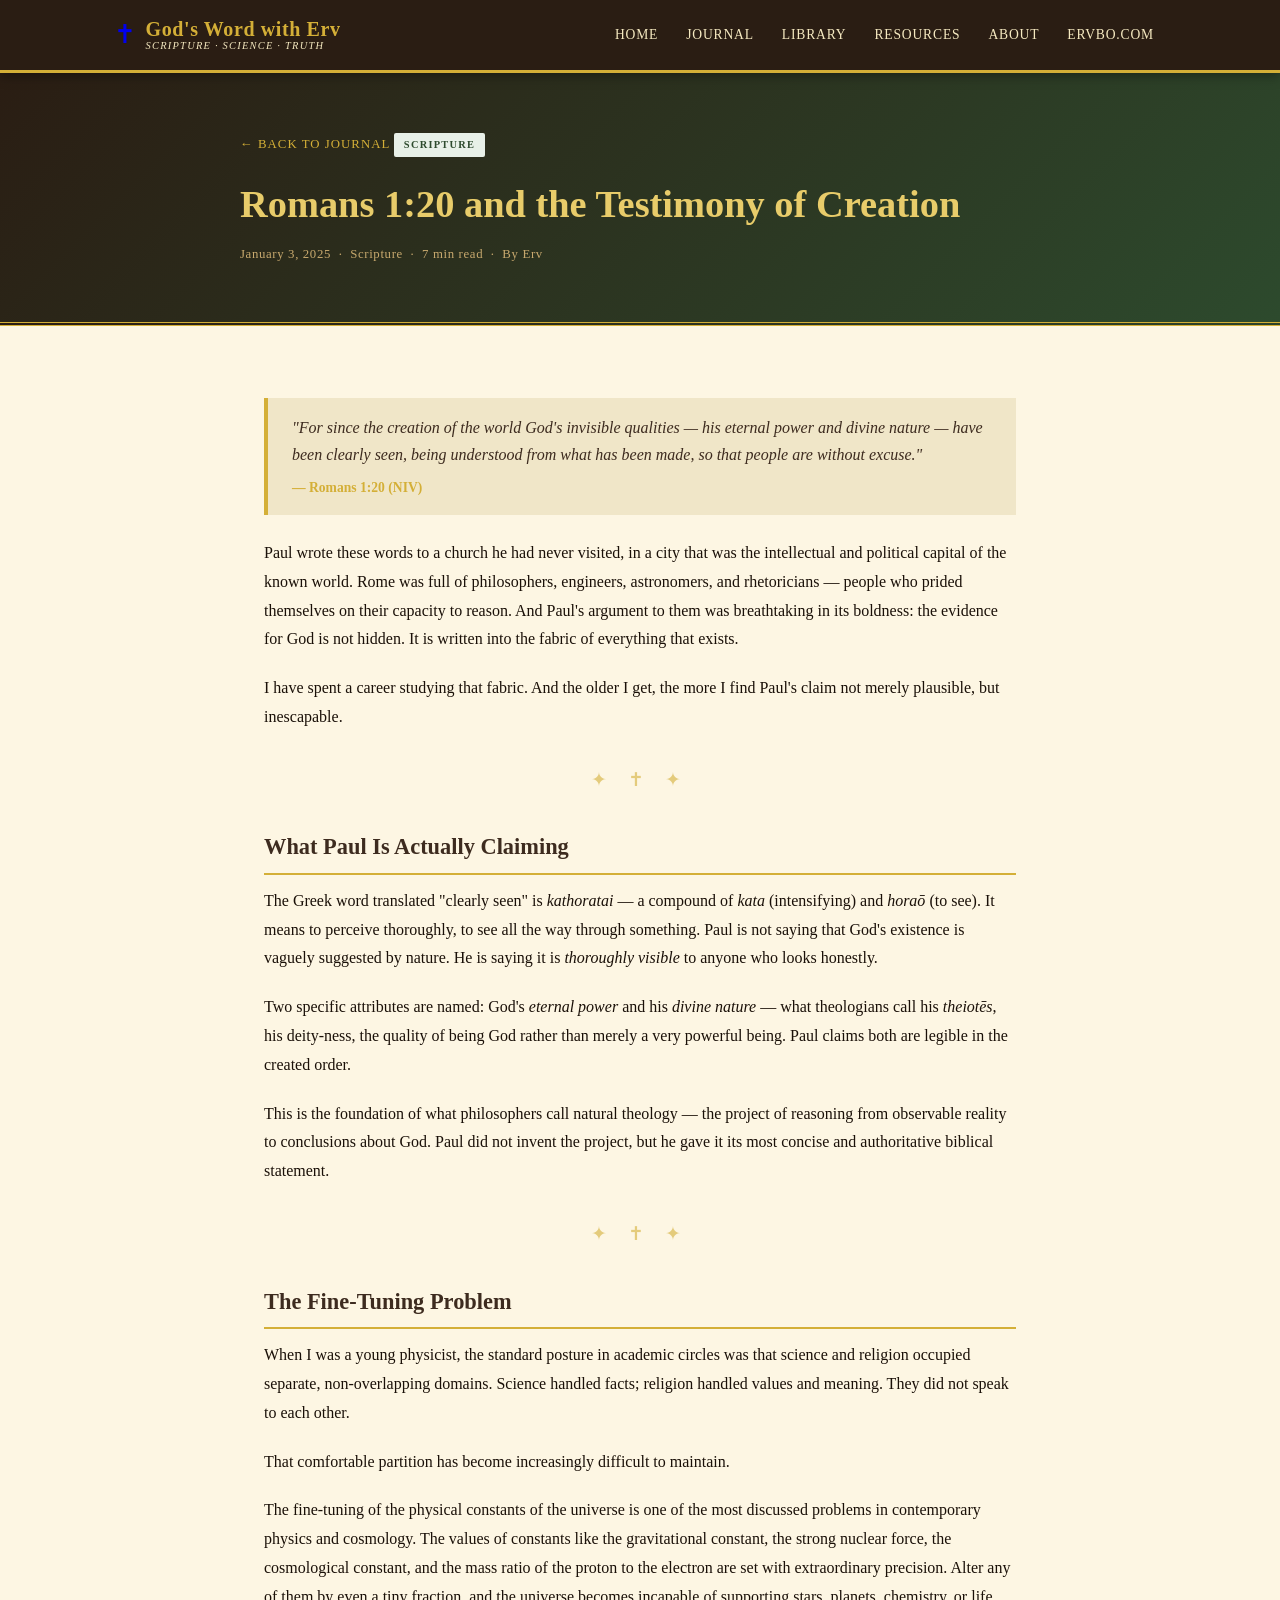
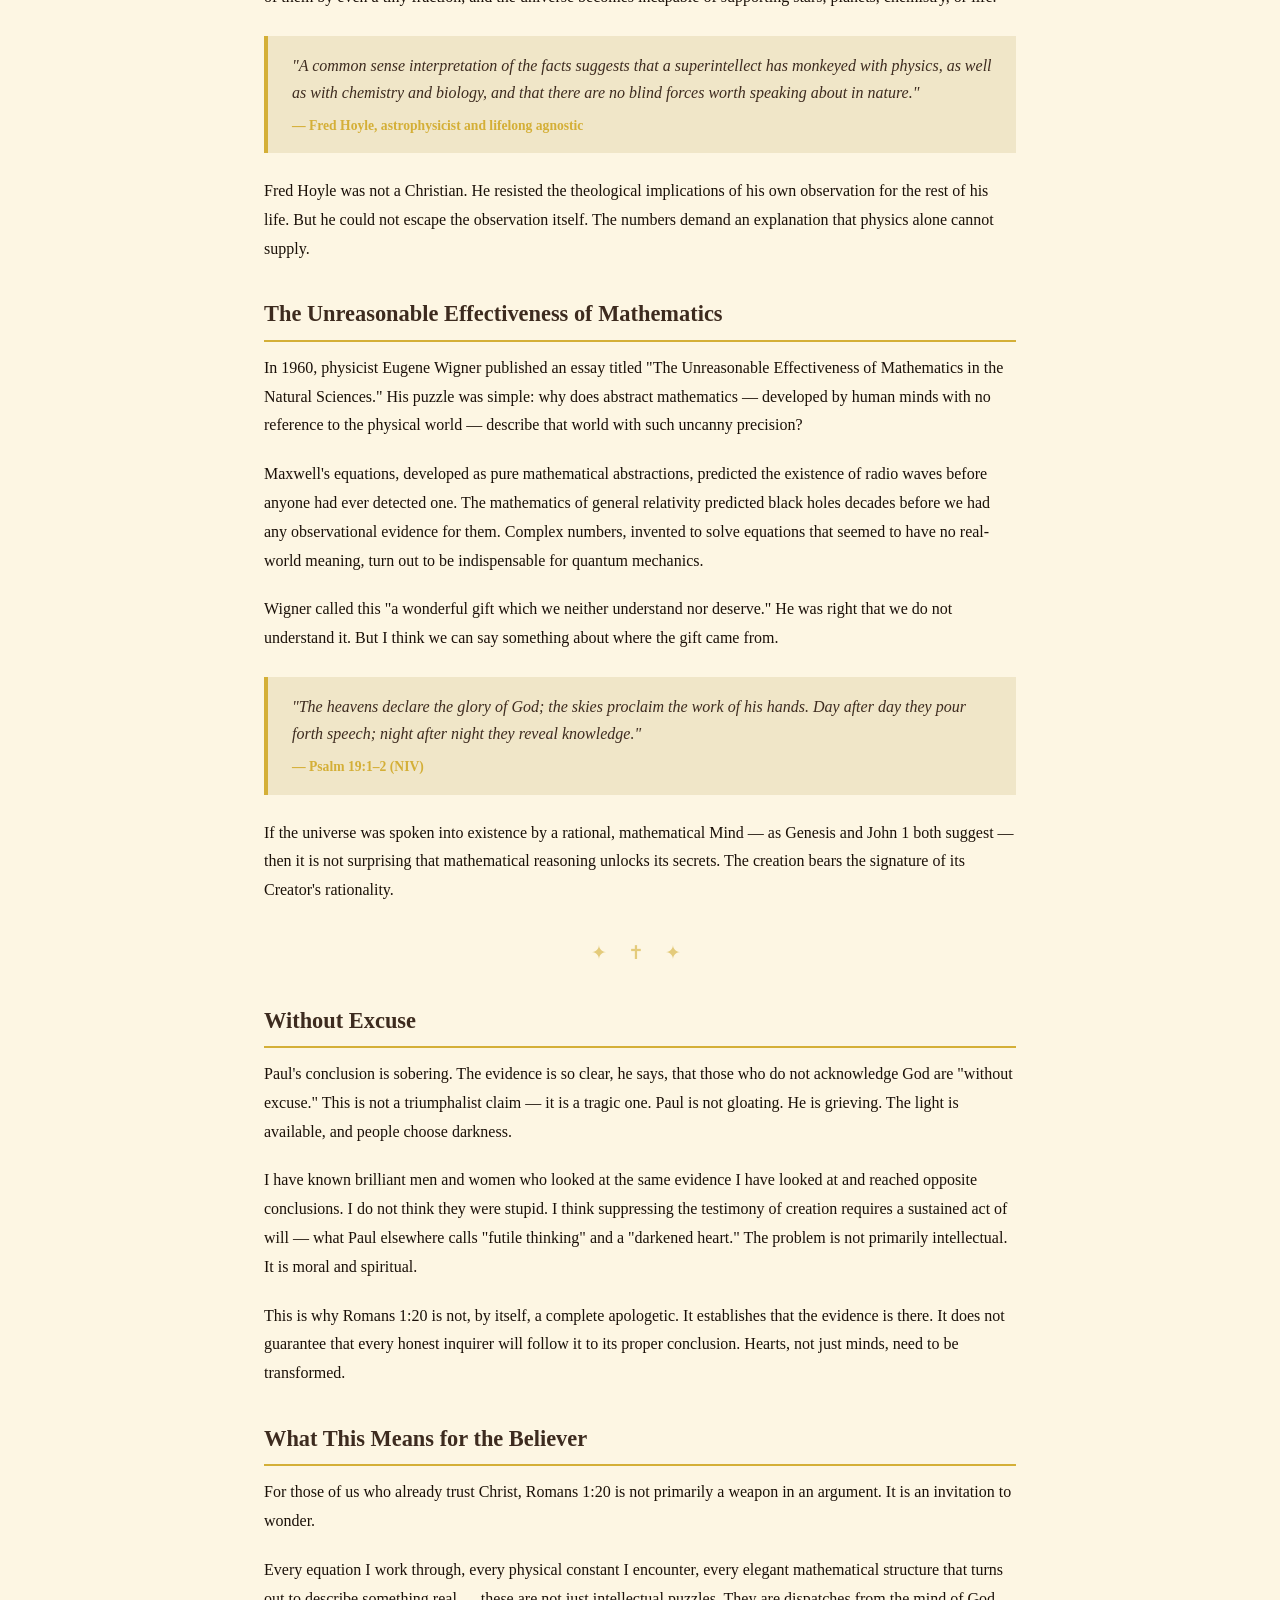
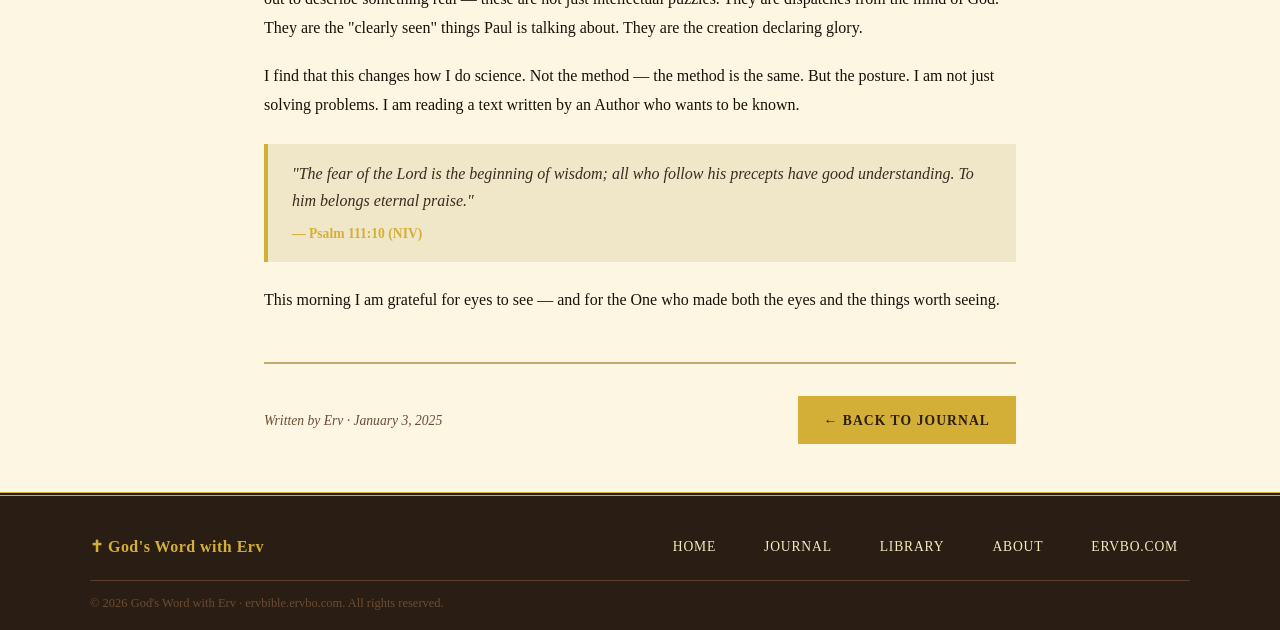
<file: post-romans-1.html>
<!DOCTYPE html>
<html lang="en">
<head>
  <meta charset="UTF-8">
  <meta name="viewport" content="width=device-width, initial-scale=1">
  <title>Romans 1:20 and the Testimony of Creation | God's Word with Erv</title>
  <meta name="description" content="What does Romans 1:20 tell us about the relationship between science and faith? A reflection on general revelation, fine-tuning, and the testimony of creation.">
  <meta name="keywords" content="Romans 1, general revelation, fine-tuning, science, faith, creation">
  <meta name="robots" content="index, follow">
  <meta name="author" content="Erv">
  <link rel="canonical" href="https://ervbible.ervbo.com/post-romans-1.html">
  <meta property="og:type" content="article">
  <meta property="og:title" content="Romans 1:20 and the Testimony of Creation">
  <meta property="og:description" content="What does Romans 1:20 tell us about the relationship between science and faith? A reflection on general revelation, fine-tuning, and the testimony of creation.">
  <meta property="og:image" content="https://placehold.co/1200x630/3d2b1f/d4af37?text=Romans+1%3A20">
  <meta property="og:url" content="https://ervbible.ervbo.com/post-romans-1.html">
  <meta property="article:published_time" content="2025-01-03">
  <meta property="article:author" content="Erv">
  <meta name="twitter:card" content="summary_large_image">
  <meta name="twitter:title" content="Romans 1:20 and the Testimony of Creation">
  <meta name="twitter:description" content="What does Romans 1:20 tell us about the relationship between science and faith? A reflection on general revelation, fine-tuning, and the testimony of creation.">
  <meta name="twitter:image" content="https://placehold.co/1200x630/3d2b1f/d4af37?text=Romans+1%3A20">
  <link rel="icon" type="image/svg+xml" href="data:image/svg+xml,%3Csvg xmlns='http://www.w3.org/2000/svg' viewBox='0 0 100 100'%3E%3Crect width='100' height='100' rx='12' fill='%233d2b1f'/%3E%3Ctext x='50' y='68' font-size='58' text-anchor='middle' font-family='Georgia,serif' fill='%23d4af37'%3E✝%3C/text%3E%3C/svg%3E">
  <script type="application/ld+json">
  {
    "@context": "https://schema.org",
    "@type": "BlogPosting",
    "headline": "Romans 1:20 and the Testimony of Creation",
    "description": "What does Romans 1:20 tell us about the relationship between science and faith? A reflection on general revelation, fine-tuning, and the testimony of creation.",
    "image": "https://placehold.co/1200x630/3d2b1f/d4af37?text=Romans+1%3A20",
    "datePublished": "2025-01-03",
    "author": {
      "@type": "Person",
      "name": "Erv",
      "url": "https://ervbible.ervbo.com/"
    },
    "publisher": {
      "@type": "Organization",
      "name": "God's Word with Erv",
      "url": "https://ervbible.ervbo.com/"
    },
    "mainEntityOfPage": {
      "@type": "WebPage",
      "@id": "https://ervbible.ervbo.com/post-romans-1.html"
    }
  }
  </script>
  <style>
    :root {
      --mahogany: #3d2b1f;
      --mahogany-dark: #2a1d13;
      --mahogany-mid: #5c3d2e;
      --forest: #2d4a2d;
      --gold: #d4af37;
      --gold-light: #e8cc6a;
      --gold-pale: #f5e9c0;
      --cream: #fdf6e3;
      --parchment: #f0e6c8;
      --text-dark: #1a1008;
      --text-mid: #3d2b1f;
      --text-light: #6b4c35;
      --border: #c8a96e;
    }
    *, *::before, *::after { box-sizing: border-box; margin: 0; padding: 0; }
    html { scroll-behavior: smooth; }
    body { font-family: 'Georgia', 'Times New Roman', serif; background-color: var(--cream); color: var(--text-dark); line-height: 1.7; }
    header { position: sticky; top: 0; z-index: 100; background: var(--mahogany-dark); border-bottom: 3px solid var(--gold); box-shadow: 0 2px 12px rgba(0,0,0,0.4); }
    .header-inner { max-width: 1100px; margin: 0 auto; padding: 0 1.5rem; display: flex; align-items: center; justify-content: space-between; flex-wrap: wrap; gap: 0.5rem; min-height: 70px; }
    .logo { display: flex; align-items: center; gap: 0.6rem; text-decoration: none; }
    .logo-icon { font-size: 1.6rem; line-height: 1; }
    .logo-text { display: flex; flex-direction: column; line-height: 1.1; }
    .logo-title { font-size: clamp(1rem, 2.5vw, 1.25rem); color: var(--gold); font-weight: bold; letter-spacing: 0.03em; }
    .logo-sub { font-size: 0.65rem; color: var(--gold-pale); letter-spacing: 0.12em; text-transform: uppercase; font-style: italic; }
    nav { display: flex; align-items: center; gap: 0.25rem; flex-wrap: wrap; }
    nav a { color: var(--gold-pale); text-decoration: none; font-size: 0.85rem; letter-spacing: 0.06em; text-transform: uppercase; padding: 0.4rem 0.75rem; border-radius: 3px; transition: color 0.2s, background 0.2s; white-space: nowrap; }
    nav a:hover { color: var(--gold); background: rgba(212,175,55,0.1); }

    /* POST HERO */
    .post-hero { background: linear-gradient(135deg, var(--mahogany-dark) 0%, var(--forest) 100%); border-bottom: 4px double var(--gold); padding: 3.5rem 1.5rem; }
    .post-hero-inner { max-width: 800px; margin: 0 auto; }
    .back-link { display: inline-block; color: var(--gold); text-decoration: none; font-size: 0.8rem; letter-spacing: 0.08em; text-transform: uppercase; margin-bottom: 1.5rem; }
    .back-link:hover { color: var(--gold-light); }
    .post-tag { display: inline-block; font-size: 0.65rem; font-weight: bold; letter-spacing: 0.12em; text-transform: uppercase; padding: 0.2rem 0.6rem; margin-bottom: 1rem; border-radius: 2px; }
    .tag-scripture { background: #e8f0e8; color: var(--forest); }
    .post-title { font-size: clamp(1.6rem, 4vw, 2.4rem); color: var(--gold-light); line-height: 1.25; margin-bottom: 1rem; }
    .post-meta { font-size: 0.8rem; color: var(--border); letter-spacing: 0.05em; }

    /* POST BODY */
    .post-wrap { max-width: 800px; margin: 0 auto; padding: 3rem 1.5rem; }
    .post-body h2 { font-size: 1.4rem; color: var(--mahogany); margin: 2rem 0 0.75rem; padding-bottom: 0.4rem; border-bottom: 2px solid var(--gold); }
    .post-body h3 { font-size: 1.1rem; color: var(--forest); margin: 1.5rem 0 0.5rem; }
    .post-body p { margin-bottom: 1.25rem; font-size: 1rem; color: var(--text-dark); line-height: 1.8; }
    .post-body blockquote { border-left: 4px solid var(--gold); background: var(--parchment); padding: 1rem 1.5rem; margin: 1.5rem 0; font-style: italic; color: var(--text-mid); }
    .post-body blockquote cite { display: block; font-size: 0.85rem; color: var(--gold); font-weight: bold; margin-top: 0.5rem; font-style: normal; }
    .scripture-box { background: var(--mahogany-dark); border: 2px solid var(--gold); padding: 1.5rem 2rem; margin: 2rem 0; }
    .scripture-box p { color: var(--gold-pale); font-style: italic; font-size: 1.05rem; margin-bottom: 0.5rem; }
    .scripture-box cite { color: var(--gold); font-size: 0.85rem; font-weight: bold; font-style: normal; }
    .ornament { text-align: center; color: var(--gold); font-size: 1.2rem; letter-spacing: 0.5rem; margin: 2rem 0; opacity: 0.6; }
    .post-footer { border-top: 2px solid var(--border); padding-top: 2rem; margin-top: 3rem; display: flex; justify-content: space-between; align-items: center; flex-wrap: wrap; gap: 1rem; }
    .post-footer .author { font-size: 0.85rem; color: var(--text-light); font-style: italic; }
    .btn { display: inline-block; background: var(--gold); color: var(--mahogany-dark); text-decoration: none; font-size: 0.85rem; font-weight: bold; letter-spacing: 0.08em; text-transform: uppercase; padding: 0.65rem 1.5rem; border: 2px solid var(--gold); transition: background 0.2s, color 0.2s; }
    .btn:hover { background: transparent; color: var(--gold); }

    footer { background: var(--mahogany-dark); border-top: 4px double var(--gold); padding: 2rem 1.5rem 1rem; }
    .footer-inner { max-width: 1100px; margin: 0 auto; display: flex; justify-content: space-between; align-items: center; flex-wrap: wrap; gap: 1rem; margin-bottom: 1rem; }
    .footer-brand .logo-title { color: var(--gold); font-size: 1rem; }
    .footer-nav a { color: var(--gold-pale); text-decoration: none; font-size: 0.85rem; margin-left: 1.25rem; }
    .footer-nav a:hover { color: var(--gold); }
    .footer-bottom { max-width: 1100px; margin: 0 auto; border-top: 1px solid var(--mahogany-mid); padding-top: 0.75rem; }
    .footer-bottom p { color: var(--text-light); font-size: 0.78rem; }
    @media (max-width: 600px) { .post-footer { flex-direction: column; } }
  </style>
</head>
<body>

<header>
  <div class="header-inner">
    <a class='logo' href='/'>
      <span class="logo-icon">✝</span>
      <span class="logo-text">
        <span class="logo-title">God's Word with Erv</span>
        <span class="logo-sub">Scripture · Science · Truth</span>
      </span>
    </a>
    <nav aria-label="Main navigation">
      <a href='/'>Home</a>
      <a href='/#journal'>Journal</a>
      <a href='/library'>Library</a>
      <a href='/#resources'>Resources</a>
      <a href='/#about'>About</a>
    <a href="https://ervbo.com/">ervbo.com</a></nav>
  </div>
</header>

<section class="post-hero">
  <div class="post-hero-inner">
    <a class='back-link' href='/#journal'>← Back to Journal</a>
    <span class="post-tag tag-scripture">Scripture</span>
    <h1 class="post-title">Romans 1:20 and the Testimony of Creation</h1>
    <p class="post-meta">January 3, 2025 &nbsp;·&nbsp; Scripture &nbsp;·&nbsp; 7 min read &nbsp;·&nbsp; By Erv</p>
  </div>
</section>

<main class="post-wrap">
  <article class="post-body">
    <blockquote>
        "For since the creation of the world God's invisible qualities — his eternal power and divine nature — have been clearly seen, being understood from what has been made, so that people are without excuse."
        <cite>— Romans 1:20 (NIV)</cite>
      </blockquote>

      <p>Paul wrote these words to a church he had never visited, in a city that was the intellectual and political capital of the known world. Rome was full of philosophers, engineers, astronomers, and rhetoricians — people who prided themselves on their capacity to reason. And Paul's argument to them was breathtaking in its boldness: the evidence for God is not hidden. It is written into the fabric of everything that exists.</p>

      <p>I have spent a career studying that fabric. And the older I get, the more I find Paul's claim not merely plausible, but inescapable.</p>

      <div class="ornament">✦ ✝ ✦</div>

      <h2>What Paul Is Actually Claiming</h2>

      <p>The Greek word translated "clearly seen" is <em>kathoratai</em> — a compound of <em>kata</em> (intensifying) and <em>horaō</em> (to see). It means to perceive thoroughly, to see all the way through something. Paul is not saying that God's existence is vaguely suggested by nature. He is saying it is <em>thoroughly visible</em> to anyone who looks honestly.</p>

      <p>Two specific attributes are named: God's <em>eternal power</em> and his <em>divine nature</em> — what theologians call his <em>theiotēs</em>, his deity-ness, the quality of being God rather than merely a very powerful being. Paul claims both are legible in the created order.</p>

      <p>This is the foundation of what philosophers call natural theology — the project of reasoning from observable reality to conclusions about God. Paul did not invent the project, but he gave it its most concise and authoritative biblical statement.</p>

      <div class="ornament">✦ ✝ ✦</div>

      <h2>The Fine-Tuning Problem</h2>

      <p>When I was a young physicist, the standard posture in academic circles was that science and religion occupied separate, non-overlapping domains. Science handled facts; religion handled values and meaning. They did not speak to each other.</p>

      <p>That comfortable partition has become increasingly difficult to maintain.</p>

      <p>The fine-tuning of the physical constants of the universe is one of the most discussed problems in contemporary physics and cosmology. The values of constants like the gravitational constant, the strong nuclear force, the cosmological constant, and the mass ratio of the proton to the electron are set with extraordinary precision. Alter any of them by even a tiny fraction, and the universe becomes incapable of supporting stars, planets, chemistry, or life.</p>

      <blockquote>
        "A common sense interpretation of the facts suggests that a superintellect has monkeyed with physics, as well as with chemistry and biology, and that there are no blind forces worth speaking about in nature."
        <cite>— Fred Hoyle, astrophysicist and lifelong agnostic</cite>
      </blockquote>

      <p>Fred Hoyle was not a Christian. He resisted the theological implications of his own observation for the rest of his life. But he could not escape the observation itself. The numbers demand an explanation that physics alone cannot supply.</p>

      <h2>The Unreasonable Effectiveness of Mathematics</h2>

      <p>In 1960, physicist Eugene Wigner published an essay titled "The Unreasonable Effectiveness of Mathematics in the Natural Sciences." His puzzle was simple: why does abstract mathematics — developed by human minds with no reference to the physical world — describe that world with such uncanny precision?</p>

      <p>Maxwell's equations, developed as pure mathematical abstractions, predicted the existence of radio waves before anyone had ever detected one. The mathematics of general relativity predicted black holes decades before we had any observational evidence for them. Complex numbers, invented to solve equations that seemed to have no real-world meaning, turn out to be indispensable for quantum mechanics.</p>

      <p>Wigner called this "a wonderful gift which we neither understand nor deserve." He was right that we do not understand it. But I think we can say something about where the gift came from.</p>

      <blockquote>
        "The heavens declare the glory of God; the skies proclaim the work of his hands. Day after day they pour forth speech; night after night they reveal knowledge."
        <cite>— Psalm 19:1–2 (NIV)</cite>
      </blockquote>

      <p>If the universe was spoken into existence by a rational, mathematical Mind — as Genesis and John 1 both suggest — then it is not surprising that mathematical reasoning unlocks its secrets. The creation bears the signature of its Creator's rationality.</p>

      <div class="ornament">✦ ✝ ✦</div>

      <h2>Without Excuse</h2>

      <p>Paul's conclusion is sobering. The evidence is so clear, he says, that those who do not acknowledge God are "without excuse." This is not a triumphalist claim — it is a tragic one. Paul is not gloating. He is grieving. The light is available, and people choose darkness.</p>

      <p>I have known brilliant men and women who looked at the same evidence I have looked at and reached opposite conclusions. I do not think they were stupid. I think suppressing the testimony of creation requires a sustained act of will — what Paul elsewhere calls "futile thinking" and a "darkened heart." The problem is not primarily intellectual. It is moral and spiritual.</p>

      <p>This is why Romans 1:20 is not, by itself, a complete apologetic. It establishes that the evidence is there. It does not guarantee that every honest inquirer will follow it to its proper conclusion. Hearts, not just minds, need to be transformed.</p>

      <h2>What This Means for the Believer</h2>

      <p>For those of us who already trust Christ, Romans 1:20 is not primarily a weapon in an argument. It is an invitation to wonder.</p>

      <p>Every equation I work through, every physical constant I encounter, every elegant mathematical structure that turns out to describe something real — these are not just intellectual puzzles. They are dispatches from the mind of God. They are the "clearly seen" things Paul is talking about. They are the creation declaring glory.</p>

      <p>I find that this changes how I do science. Not the method — the method is the same. But the posture. I am not just solving problems. I am reading a text written by an Author who wants to be known.</p>

      <blockquote>
        "The fear of the Lord is the beginning of wisdom; all who follow his precepts have good understanding. To him belongs eternal praise."
        <cite>— Psalm 111:10 (NIV)</cite>
      </blockquote>

      <p>This morning I am grateful for eyes to see — and for the One who made both the eyes and the things worth seeing.</p>
  </article>

  <div class="post-footer">
    <span class="author">Written by Erv · January 3, 2025</span>
    <a class='btn' href='/#journal'>← Back to Journal</a>
  </div>
</main>

<footer>
  <div class="footer-inner">
    <div class="footer-brand">
      <div class="logo-title">✝ God's Word with Erv</div>
    </div>
    <nav class="footer-nav" aria-label="Footer navigation">
      <a href='/'>Home</a>
      <a href='/#journal'>Journal</a>
      <a href='/library'>Library</a>
      <a href='/#about'>About</a>
    <a href="https://ervbo.com/">ervbo.com</a></nav>
  </div>
  <div class="footer-bottom">
    <p>© <span id="footer-year">2025</span> God's Word with Erv · ervbible.ervbo.com. All rights reserved.</p>
  </div>
</footer>

<script>
  (function(){
    var y = document.getElementById('footer-year');
    if (y) y.textContent = new Date().getFullYear();
  })();
</script>

</body>
</html>
</file>
